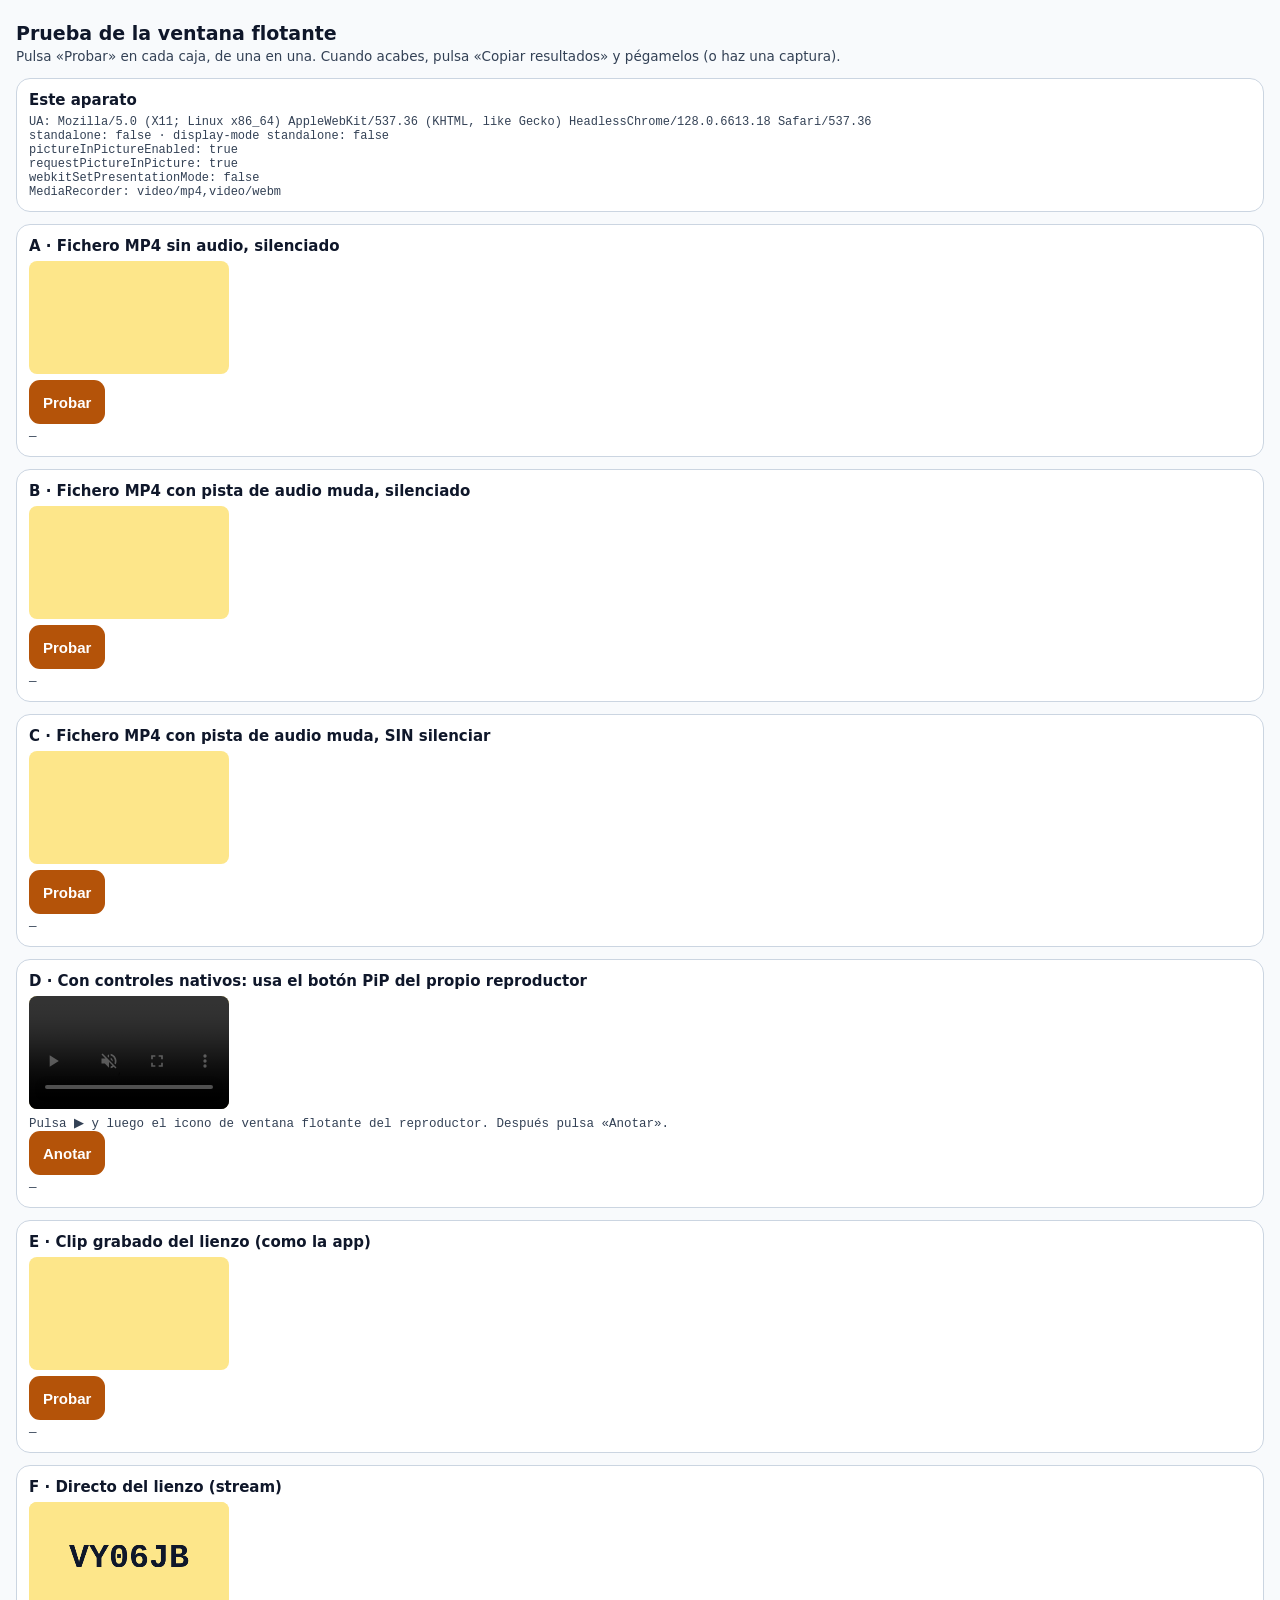
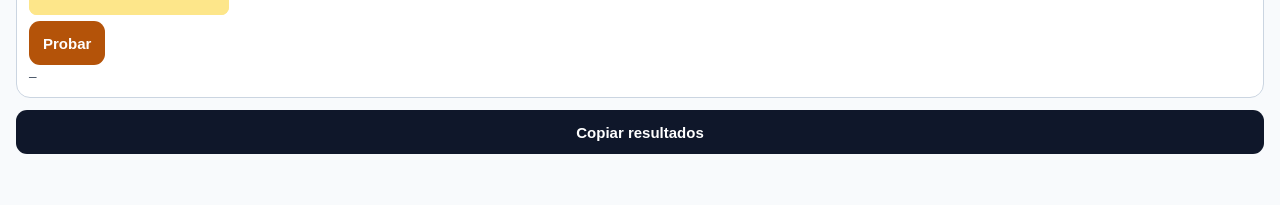
<file: pip/index.html>
<!doctype html>
<html lang="es">
<head>
<meta charset="utf-8">
<meta name="viewport" content="width=device-width,initial-scale=1,viewport-fit=cover">
<title>Prueba ventana flotante</title>
<!-- DIAGNÓSTICO de la ventana flotante (Picture-in-Picture) del post-it del
     callsign. iOS contestó NotSupportedError tanto en la PWA como en Safari,
     así que en vez de adivinar qué vídeo acepta, esta página prueba varias
     formas EN EL APARATO DEL PILOTO y dice cuál funciona. No la enlaza la app;
     se abre a mano: <origen>/pip/ -->
<style>
  body{margin:0;padding:16px 16px 40px;background:#F8FAFC;color:#0F172A;font:15px -apple-system,system-ui,sans-serif}
  h1{font-size:19px;margin:6px 0 4px}
  p.i{color:#334155;margin:0 0 14px;font-size:13.5px}
  .c{background:#fff;border:1px solid #CBD5E1;border-radius:14px;padding:12px;margin:0 0 12px}
  .t{font-weight:800;margin-bottom:6px}
  video{width:200px;height:113px;background:#FDE68A;border-radius:8px;display:block;margin:6px 0}
  button{min-height:44px;padding:0 14px;border:0;border-radius:11px;background:#B45309;color:#fff;font-weight:800;font-size:15px}
  .r{font:12.5px ui-monospace,Menlo,monospace;margin-top:6px;white-space:pre-wrap;color:#334155}
  .ok{color:#166534;font-weight:800}.ko{color:#B91C1C;font-weight:800}
  #env{font:12px ui-monospace,Menlo,monospace;white-space:pre-wrap;color:#334155}
  #copiar{background:#0F172A;width:100%}
</style>
</head>
<body>
<h1>Prueba de la ventana flotante</h1>
<p class="i">Pulsa «Probar» en cada caja, de una en una. Cuando acabes, pulsa «Copiar resultados» y pégamelos (o haz una captura).</p>
<div class="c"><div class="t">Este aparato</div><div id="env"></div></div>
<div id="casos"></div>
<button id="copiar">Copiar resultados</button>
<div class="r" id="copiado"></div>
<script>
(function(){
  var R = {};
  function sup(v){ try { return typeof v.webkitSupportsPresentationMode === 'function' ? String(v.webkitSupportsPresentationMode('picture-in-picture')) : 'n/a'; } catch(e){ return 'err'; } }
  var env = [
    'UA: ' + navigator.userAgent,
    'standalone: ' + (navigator.standalone === true) + ' · display-mode standalone: ' + (window.matchMedia && matchMedia('(display-mode: standalone)').matches),
    'pictureInPictureEnabled: ' + document.pictureInPictureEnabled,
    'requestPictureInPicture: ' + ('requestPictureInPicture' in HTMLVideoElement.prototype),
    'webkitSetPresentationMode: ' + ('webkitSetPresentationMode' in HTMLVideoElement.prototype),
    'MediaRecorder: ' + (typeof MediaRecorder !== 'undefined' ? ['video/mp4','video/webm'].filter(function(m){ try { return MediaRecorder.isTypeSupported(m); } catch(e){ return false; } }).join(',') || 'sin tipos' : 'no')
  ].join('\n');
  document.getElementById('env').textContent = env;

  // Un lienzo amarillo, como el post-it, para los casos que salen de él.
  var cv = document.createElement('canvas'); cv.width = 480; cv.height = 270;
  function pinta(){ var c = cv.getContext('2d'); c.fillStyle = '#FDE68A'; c.fillRect(0,0,480,270); c.fillStyle = '#0F172A'; c.font = '800 80px ui-monospace,monospace'; c.textAlign = 'center'; c.textBaseline = 'middle'; c.fillText('VY06JB', 240, 135 + Math.sin(Date.now()/500)); }
  pinta(); setInterval(pinta, 100);
  var stream = null; try { stream = cv.captureStream(10); } catch(e){}

  var casos = [
    { k:'A', t:'A · Fichero MP4 sin audio, silenciado', prep:function(v){ v.muted = true; v.src = 'muda.mp4'; } },
    { k:'B', t:'B · Fichero MP4 con pista de audio muda, silenciado', prep:function(v){ v.muted = true; v.src = 'audio.mp4'; } },
    { k:'C', t:'C · Fichero MP4 con pista de audio muda, SIN silenciar', prep:function(v){ v.muted = false; v.src = 'audio.mp4'; } },
    { k:'D', t:'D · Con controles nativos: usa el botón PiP del propio reproductor', controles:true, prep:function(v){ v.muted = true; v.src = 'audio.mp4'; v.controls = true; } },
    { k:'E', t:'E · Clip grabado del lienzo (como la app)', clip:true, prep:function(v){ v.muted = true; } },
    { k:'F', t:'F · Directo del lienzo (stream)', prep:function(v){ v.muted = true; if (stream) v.srcObject = stream; } }
  ];
  var cont = document.getElementById('casos');
  casos.forEach(function(cs){
    var d = document.createElement('div'); d.className = 'c';
    d.innerHTML = '<div class="t">' + cs.t + '</div><video playsinline webkit-playsinline loop autoplay></video>' +
      (cs.controles ? '<div class="r">Pulsa ▶ y luego el icono de ventana flotante del reproductor. Después pulsa «Anotar».</div>' : '') +
      '<button>' + (cs.controles ? 'Anotar' : 'Probar') + '</button><div class="r">—</div>';
    cont.appendChild(d);
    var v = d.querySelector('video'), b = d.querySelector('button'), out = d.querySelectorAll('.r'); out = out[out.length - 1];
    v.addEventListener('enterpictureinpicture', function(){ R[cs.k] = 'OK (entró en flotante)'; out.innerHTML = '<span class="ok">✓ FUNCIONA</span>'; });
    v.addEventListener('webkitpresentationmodechanged', function(){ if (v.webkitPresentationMode === 'picture-in-picture') { R[cs.k] = 'OK (presentationmode)'; out.innerHTML = '<span class="ok">✓ FUNCIONA</span>'; } });
    cs.prep(v);
    if (cs.clip && stream && typeof MediaRecorder !== 'undefined') {
      var mime = ['video/mp4','video/webm'].filter(function(m){ try { return MediaRecorder.isTypeSupported(m); } catch(e){ return false; } })[0];
      if (mime) { var tr = [], rec = new MediaRecorder(stream, { mimeType: mime });
        rec.ondataavailable = function(e){ if (e.data && e.data.size) tr.push(e.data); };
        rec.onstop = function(){ v.src = URL.createObjectURL(new Blob(tr, { type: mime })); v.play().catch(function(){}); };
        rec.start(); setTimeout(function(){ rec.stop(); }, 1500); }
    }
    var p = v.play(); if (p && p.catch) p.catch(function(){});
    function estado(){ return 'readyState ' + v.readyState + ' · paused ' + v.paused + ' · muted ' + v.muted + ' · soporta ' + sup(v) + ' · duración ' + (isFinite(v.duration) ? v.duration.toFixed(1) : v.duration); }
    b.addEventListener('click', function(){
      if (cs.controles) { R[cs.k] = R[cs.k] || 'no entró (' + estado() + ')'; out.textContent = R[cs.k]; return; }
      var info = estado();
      try { if (v.paused) v.play(); } catch(e){}
      var pr;
      try {
        if (v.requestPictureInPicture) pr = v.requestPictureInPicture();
        else if (v.webkitSetPresentationMode) { v.webkitSetPresentationMode('picture-in-picture'); pr = Promise.resolve(); }
        else pr = Promise.reject({ name: 'SinAPI', message: '' });
      } catch(e){ pr = Promise.reject(e); }
      Promise.resolve(pr).then(function(){ R[cs.k] = R[cs.k] || 'OK'; out.innerHTML = '<span class="ok">✓ FUNCIONA</span>'; })
        .catch(function(e){ R[cs.k] = 'FALLO ' + (e && e.name) + ': ' + (e && e.message) + ' · ' + info; out.innerHTML = '<span class="ko">✗ ' + (e && e.name) + '</span>\n' + (e && e.message || '') + '\n' + info; });
    });
  });
  document.getElementById('copiar').addEventListener('click', function(){
    var txt = env + '\n' + casos.map(function(c){ return c.k + ': ' + (R[c.k] || 'sin probar'); }).join('\n');
    document.getElementById('copiado').textContent = txt;
    try { navigator.clipboard.writeText(txt).then(function(){ document.getElementById('copiado').textContent = '✓ Copiado\n\n' + txt; }); } catch(e){}
  });
})();
</script>
</body>
</html>
</file>
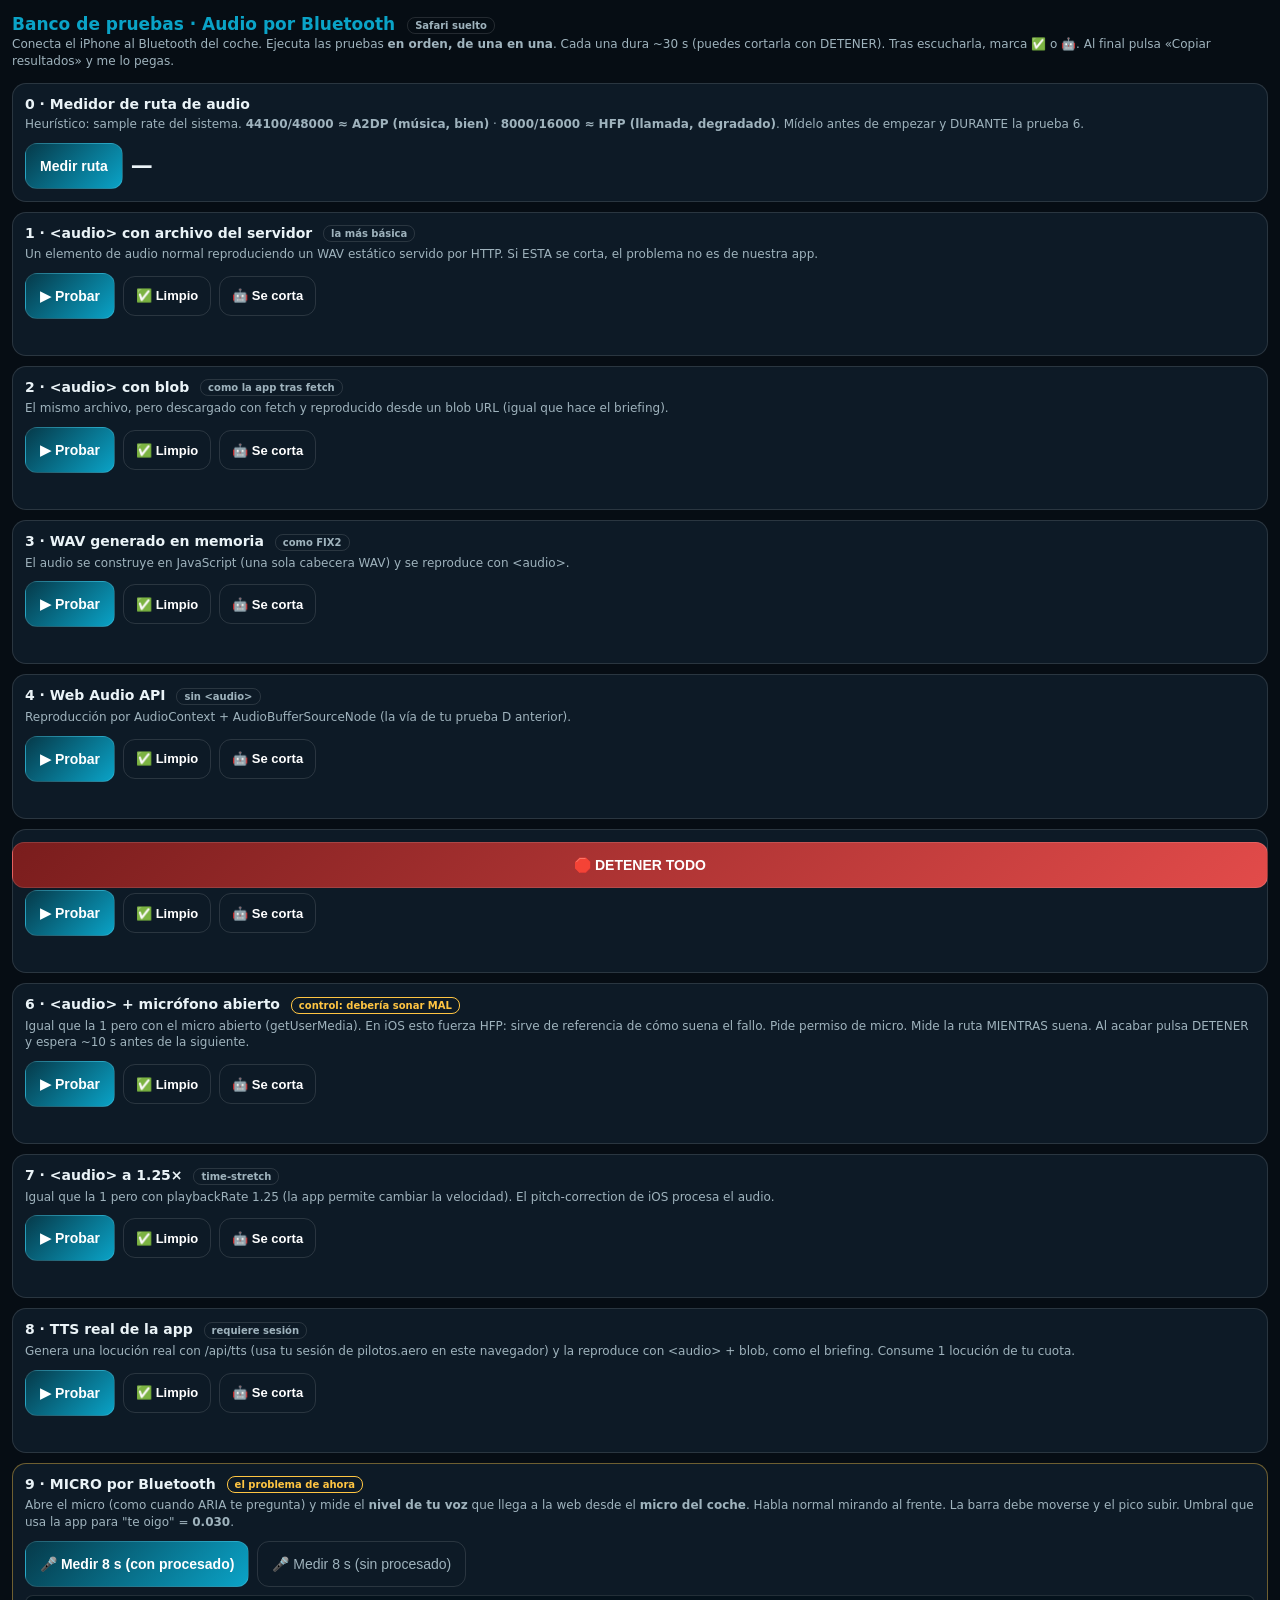
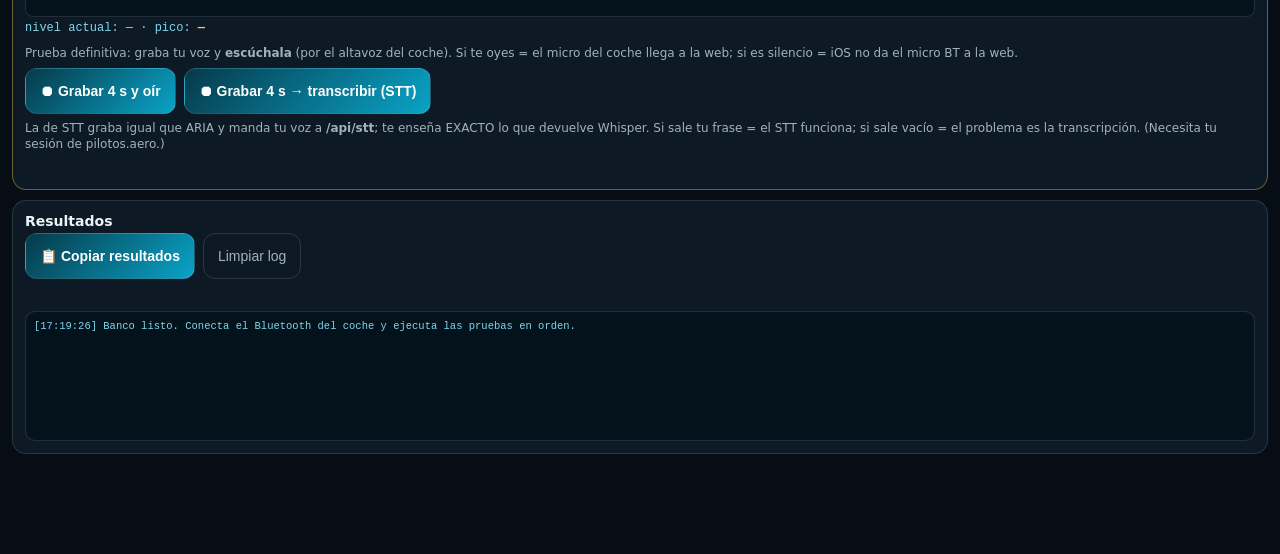
<file: audiotest.html>
<!DOCTYPE html>
<html lang="es">
<head>
<meta charset="utf-8">
<meta name="viewport" content="width=device-width, initial-scale=1, maximum-scale=1">
<title>PilotOS · Banco de pruebas de audio Bluetooth</title>
<style>
  :root{ --bg:#060d14; --card:#0d1a26; --line:rgba(255,255,255,.12); --cyan:#0aa3c7; --dim:#9fb3bd; --ok:#3ddc84; --bad:#ff6b6b; --amber:#ffc542; }
  *{ box-sizing:border-box; -webkit-tap-highlight-color:transparent; }
  body{ margin:0; background:var(--bg); color:#eaf3f7; font-family:-apple-system,system-ui,sans-serif; padding:14px 12px 90px; }
  h1{ font-size:17px; margin:0 0 2px; color:var(--cyan); }
  .sub{ font-size:12px; color:var(--dim); margin-bottom:12px; line-height:1.45; }
  .card{ background:var(--card); border:1px solid var(--line); border-radius:14px; padding:12px; margin-bottom:10px; }
  .card h2{ font-size:14px; margin:0 0 4px; }
  .card p{ font-size:12px; color:var(--dim); margin:0 0 10px; line-height:1.4; }
  .row{ display:flex; gap:8px; align-items:center; flex-wrap:wrap; }
  button{ appearance:none; border:1px solid var(--line); background:linear-gradient(135deg,#063a4a,#0aa3c7); color:#fff; border-radius:12px; padding:12px 14px; font-size:14px; font-weight:600; min-height:46px; }
  button:disabled{ opacity:.45; }
  button.sec{ background:transparent; color:var(--dim); font-weight:500; }
  button.res{ background:transparent; min-height:40px; padding:8px 12px; font-size:13px; }
  button.res.on-ok{ background:rgba(61,220,132,.18); color:var(--ok); border-color:var(--ok); }
  button.res.on-bad{ background:rgba(255,107,107,.18); color:var(--bad); border-color:var(--bad); }
  .st{ font-size:12px; color:var(--amber); min-height:16px; margin-top:8px; }
  #stopall{ position:fixed; left:12px; right:12px; bottom:12px; background:linear-gradient(135deg,#7a1d1d,#e24b4a); z-index:5; }
  #route{ font-size:22px; font-weight:700; }
  #log{ font-family:ui-monospace,Menlo,monospace; font-size:10.5px; color:#7fd7ea; background:#04121c; border:1px solid var(--line); border-radius:10px; padding:8px; height:130px; overflow:auto; white-space:pre-wrap; word-break:break-word; }
  .tag{ display:inline-block; font-size:10px; padding:2px 7px; border-radius:8px; border:1px solid var(--line); color:var(--dim); margin-left:6px; vertical-align:middle; }
  .tag.warn{ color:var(--amber); border-color:var(--amber); }
</style>
</head>
<body>
<h1>Banco de pruebas · Audio por Bluetooth <span id="envtag" class="tag" style="display:none"></span></h1>
<div class="sub">
  Conecta el iPhone al Bluetooth del coche. Ejecuta las pruebas <b>en orden, de una en una</b>.
  Cada una dura ~30&nbsp;s (puedes cortarla con DETENER). Tras escucharla, marca ✅ o 🤖.
  Al final pulsa «Copiar resultados» y me lo pegas.
</div>

<div class="card">
  <h2>0 · Medidor de ruta de audio</h2>
  <p>Heurístico: sample rate del sistema. <b>44100/48000 ≈ A2DP (música, bien)</b> · <b>8000/16000 ≈ HFP (llamada, degradado)</b>. Mídelo antes de empezar y DURANTE la prueba 6.</p>
  <div class="row"><button id="btn-route">Medir ruta</button><span id="route">—</span></div>
</div>

<div class="card" id="t1">
  <h2>1 · &lt;audio&gt; con archivo del servidor <span class="tag">la más básica</span></h2>
  <p>Un elemento de audio normal reproduciendo un WAV estático servido por HTTP. Si ESTA se corta, el problema no es de nuestra app.</p>
  <div class="row"><button data-t="1">▶ Probar</button><button class="res" data-r="1" data-v="ok">✅ Limpio</button><button class="res" data-r="1" data-v="bad">🤖 Se corta</button></div>
  <div class="st" id="st1"></div>
</div>

<div class="card" id="t2">
  <h2>2 · &lt;audio&gt; con blob <span class="tag">como la app tras fetch</span></h2>
  <p>El mismo archivo, pero descargado con fetch y reproducido desde un blob URL (igual que hace el briefing).</p>
  <div class="row"><button data-t="2">▶ Probar</button><button class="res" data-r="2" data-v="ok">✅ Limpio</button><button class="res" data-r="2" data-v="bad">🤖 Se corta</button></div>
  <div class="st" id="st2"></div>
</div>

<div class="card" id="t3">
  <h2>3 · WAV generado en memoria <span class="tag">como FIX2</span></h2>
  <p>El audio se construye en JavaScript (una sola cabecera WAV) y se reproduce con &lt;audio&gt;.</p>
  <div class="row"><button data-t="3">▶ Probar</button><button class="res" data-r="3" data-v="ok">✅ Limpio</button><button class="res" data-r="3" data-v="bad">🤖 Se corta</button></div>
  <div class="st" id="st3"></div>
</div>

<div class="card" id="t4">
  <h2>4 · Web Audio API <span class="tag">sin &lt;audio&gt;</span></h2>
  <p>Reproducción por AudioContext + AudioBufferSourceNode (la vía de tu prueba D anterior).</p>
  <div class="row"><button data-t="4">▶ Probar</button><button class="res" data-r="4" data-v="ok">✅ Limpio</button><button class="res" data-r="4" data-v="bad">🤖 Se corta</button></div>
  <div class="st" id="st4"></div>
</div>

<div class="card" id="t5">
  <h2>5 · &lt;audio&gt; + AudioContext abierto <span class="tag warn">sospechoso nº1</span></h2>
  <p>Igual que la prueba 1, pero con un AudioContext abierto y corriendo en paralelo (como hacía la app con el beep/unlock). Si la 1 va limpia y ESTA se corta, ya sabemos qué mata el audio.</p>
  <div class="row"><button data-t="5">▶ Probar</button><button class="res" data-r="5" data-v="ok">✅ Limpio</button><button class="res" data-r="5" data-v="bad">🤖 Se corta</button></div>
  <div class="st" id="st5"></div>
</div>

<div class="card" id="t6">
  <h2>6 · &lt;audio&gt; + micrófono abierto <span class="tag warn">control: debería sonar MAL</span></h2>
  <p>Igual que la 1 pero con el micro abierto (getUserMedia). En iOS esto fuerza HFP: sirve de referencia de cómo suena el fallo. Pide permiso de micro. Mide la ruta MIENTRAS suena. Al acabar pulsa DETENER y espera ~10&nbsp;s antes de la siguiente.</p>
  <div class="row"><button data-t="6">▶ Probar</button><button class="res" data-r="6" data-v="ok">✅ Limpio</button><button class="res" data-r="6" data-v="bad">🤖 Se corta</button></div>
  <div class="st" id="st6"></div>
</div>

<div class="card" id="t7">
  <h2>7 · &lt;audio&gt; a 1.25× <span class="tag">time-stretch</span></h2>
  <p>Igual que la 1 pero con playbackRate 1.25 (la app permite cambiar la velocidad). El pitch-correction de iOS procesa el audio.</p>
  <div class="row"><button data-t="7">▶ Probar</button><button class="res" data-r="7" data-v="ok">✅ Limpio</button><button class="res" data-r="7" data-v="bad">🤖 Se corta</button></div>
  <div class="st" id="st7"></div>
</div>

<div class="card" id="t8">
  <h2>8 · TTS real de la app <span class="tag">requiere sesión</span></h2>
  <p>Genera una locución real con /api/tts (usa tu sesión de pilotos.aero en este navegador) y la reproduce con &lt;audio&gt; + blob, como el briefing. Consume 1 locución de tu cuota.</p>
  <div class="row"><button data-t="8">▶ Probar</button><button class="res" data-r="8" data-v="ok">✅ Limpio</button><button class="res" data-r="8" data-v="bad">🤖 Se corta</button></div>
  <div class="st" id="st8"></div>
</div>

<div class="card" id="t9" style="border-color:rgba(255,197,66,.4)">
  <h2>9 · MICRO por Bluetooth <span class="tag warn">el problema de ahora</span></h2>
  <p>Abre el micro (como cuando ARIA te pregunta) y mide el <b>nivel de tu voz</b> que llega a la web desde el <b>micro del coche</b>. Habla normal mirando al frente. La barra debe moverse y el pico subir. Umbral que usa la app para "te oigo" = <b>0.030</b>.</p>
  <div class="row" style="margin-bottom:8px">
    <button id="mic-proc">🎤 Medir 8 s (con procesado)</button>
    <button id="mic-raw" class="sec" style="border:1px solid var(--line)">🎤 Medir 8 s (sin procesado)</button>
  </div>
  <div style="height:22px;background:#04121c;border:1px solid var(--line);border-radius:8px;overflow:hidden;margin-bottom:4px"><div id="mic-bar" style="height:100%;width:0;background:linear-gradient(90deg,#0aa3c7,#3ddc84);transition:width .05s"></div></div>
  <div style="font-family:ui-monospace,monospace;font-size:12px;color:#7fd7ea;margin-bottom:10px">nivel actual: <span id="mic-now">—</span> · pico: <span id="mic-peak" style="color:#ffc542;font-weight:700">—</span></div>
  <p style="margin-bottom:6px">Prueba definitiva: graba tu voz y <b>escúchala</b> (por el altavoz del coche). Si te oyes = el micro del coche llega a la web; si es silencio = iOS no da el micro BT a la web.</p>
  <div class="row" style="margin-bottom:6px"><button id="mic-rec">⏺ Grabar 4 s y oír</button><button id="mic-stt">⏺ Grabar 4 s → transcribir (STT)</button></div>
  <p style="margin:0">La de STT graba igual que ARIA y manda tu voz a <b>/api/stt</b>; te enseña EXACTO lo que devuelve Whisper. Si sale tu frase = el STT funciona; si sale vacío = el problema es la transcripción. (Necesita tu sesión de pilotos.aero.)</p>
  <div class="st" id="st9"></div>
</div>

<div class="card">
  <h2>Resultados</h2>
  <div class="row"><button id="btn-copy">📋 Copiar resultados</button><button class="sec" id="btn-clearlog">Limpiar log</button></div>
  <div class="st" id="stcopy"></div>
  <div id="log" style="margin-top:8px"></div>
</div>

<button id="stopall">🛑 DETENER TODO</button>

<script>
(function(){
  'use strict';
  var BACKEND='https://api.pilotos.aero';
  var FILE='audiotest_tone.wav';
  var player=null, testAC=null, absn=null, micStream=null, curUrl=null, running=0;
  var results={};
  var NAMES={1:'<audio> archivo servidor',2:'<audio> blob',3:'WAV en memoria',4:'Web Audio API',5:'<audio> + AudioContext abierto',6:'<audio> + micro abierto',7:'<audio> a 1.25x',8:'TTS real de la app'};

  function $(s){ return document.querySelector(s); }
  function log(m){ var el=$('#log'); var t=new Date(); var hh=('0'+t.getHours()).slice(-2)+':'+('0'+t.getMinutes()).slice(-2)+':'+('0'+t.getSeconds()).slice(-2); el.textContent+='['+hh+'] '+m+'\n'; el.scrollTop=el.scrollHeight; }
  function st(n,m){ var el=$('#st'+n); if(el)el.textContent=m||''; }
  function clearSts(){ for(var i=1;i<=8;i++)st(i,''); }

  function stopAll(){
    running++;
    try{ if(player){ player.pause(); player.onended=null; player.onerror=null; player.removeAttribute('src'); player.load(); } }catch(e){}
    try{ if(absn){ absn.stop(); } }catch(e){} absn=null;
    try{ if(testAC && testAC.state!=='closed') testAC.close(); }catch(e){} testAC=null;
    try{ if(micStream){ micStream.getTracks().forEach(function(t){ t.stop(); }); } }catch(e){} micStream=null;
    try{ if(curUrl){ URL.revokeObjectURL(curUrl); } }catch(e){} curUrl=null;
    clearSts();
  }
  $('#stopall').addEventListener('click', function(){ stopAll(); log('DETENIDO todo (audio, contextos, micro).'); });

  // ── Medidor de ruta ──
  $('#btn-route').addEventListener('click', function(){
    var out=$('#route');
    try{
      var ac=new (window.AudioContext||window.webkitAudioContext)();
      var sr=ac.sampleRate;
      try{ ac.close(); }catch(e){}
      var verdict = sr>=44100 ? 'A2DP ✓' : (sr<=16000 ? 'HFP ⚠' : '?');
      out.textContent=sr+' Hz · '+verdict;
      out.style.color = sr>=44100 ? '#3ddc84' : '#ff6b6b';
      log('Ruta: sampleRate='+sr+' Hz → '+verdict);
    }catch(e){ out.textContent='error'; log('Ruta: error '+e.message); }
  });

  // ── Generador de señal tipo voz (idéntico al del WAV del servidor) ──
  function genSamples(sr,secs){
    var N=sr*secs, s=new Float32Array(N);
    for(var i=0;i<N;i++){
      var t=i/sr, phrase=t%3.2;
      if(phrase>2.6){ s[i]=0; continue; }
      var syll=0.55+0.45*Math.sin(2*Math.PI*4*t);
      var f0=165+25*Math.sin(2*Math.PI*0.35*t)+6*Math.sin(2*Math.PI*5.5*t);
      var ph=2*Math.PI*f0*t;
      var v=Math.sin(ph)*0.55+Math.sin(2*ph)*0.28+Math.sin(3*ph)*0.14+Math.sin(4*ph)*0.07;
      var edge=Math.min(1,phrase/0.08,(2.6-phrase)/0.08);
      s[i]=v*syll*edge*0.5;
    }
    return s;
  }
  function wavBlob(samples,sr){
    var N=samples.length, ab=new ArrayBuffer(44+N*2), dv=new DataView(ab);
    function ws(o,x){ for(var i=0;i<x.length;i++)dv.setUint8(o+i,x.charCodeAt(i)); }
    ws(0,'RIFF'); dv.setUint32(4,36+N*2,true); ws(8,'WAVE'); ws(12,'fmt ');
    dv.setUint32(16,16,true); dv.setUint16(20,1,true); dv.setUint16(22,1,true);
    dv.setUint32(24,sr,true); dv.setUint32(28,sr*2,true); dv.setUint16(32,2,true); dv.setUint16(34,16,true);
    ws(36,'data'); dv.setUint32(40,N*2,true);
    for(var i=0,off=44;i<N;i++,off+=2){ var x=Math.max(-1,Math.min(1,samples[i])); dv.setInt16(off,x<0?x*0x8000:x*0x7FFF,true); }
    return new Blob([ab],{type:'audio/wav'});
  }

  function playUrl(n,url,rate,tick){
    var my=running;
    if(!player)player=new Audio();
    player.preload='auto';
    try{ player.preservesPitch=true; player.webkitPreservesPitch=true; }catch(e){}
    player.playbackRate=rate||1;
    player.src=url;
    player.onended=function(){ if(my!==running)return; st(n,'✔ Terminada. Marca ✅ o 🤖.'); log('T'+n+': fin de reproducción.'); if(tick)tick('end'); };
    player.onerror=function(){ if(my!==running)return; st(n,'✕ Error de reproducción.'); log('T'+n+': ERROR del elemento audio.'); };
    ['waiting','stalled'].forEach(function(ev){ player['on'+ev]=function(){ if(my===running)log('T'+n+': evento '+ev); }; });
    var p=player.play();
    if(p&&p.catch)p.catch(function(e){ if(my===running){ st(n,'✕ play() bloqueado: '+e.name); log('T'+n+': play() rechazado '+e.name); } });
    st(n,'♪ Reproduciendo… (30 s)');
    log('T'+n+' ('+NAMES[n]+'): reproduciendo'+(rate&&rate!==1?' a '+rate+'×':'')+'.');
  }

  async function runTest(n){
    stopAll();
    var my=running;
    try{
      if(n===1){ playUrl(1,FILE+'?v=1'); }
      else if(n===2){
        st(2,'Descargando…');
        var r=await fetch(FILE+'?v=1',{cache:'no-store'}); if(!r.ok)throw new Error('HTTP '+r.status);
        var b=await r.blob(); if(my!==running)return;
        curUrl=URL.createObjectURL(b); playUrl(2,curUrl);
      }
      else if(n===3){
        st(3,'Generando WAV en memoria…');
        var blob3=wavBlob(genSamples(24000,30),24000); if(my!==running)return;
        curUrl=URL.createObjectURL(blob3); playUrl(3,curUrl);
      }
      else if(n===4){
        testAC=new (window.AudioContext||window.webkitAudioContext)();
        if(testAC.state==='suspended')await testAC.resume();
        var sm=genSamples(24000,30);
        var buf=testAC.createBuffer(1,sm.length,24000); buf.copyToChannel(sm,0);
        absn=testAC.createBufferSource(); absn.buffer=buf; absn.connect(testAC.destination);
        absn.onended=function(){ if(my===running){ st(4,'✔ Terminada. Marca ✅ o 🤖.'); log('T4: fin.'); try{ if(testAC&&testAC.state!=='closed')testAC.close(); }catch(e){} testAC=null; } };
        absn.start();
        st(4,'♪ Reproduciendo por Web Audio… (30 s)');
        log('T4 (Web Audio): reproduciendo. AC sampleRate='+testAC.sampleRate+' Hz.');
      }
      else if(n===5){
        testAC=new (window.AudioContext||window.webkitAudioContext)();
        if(testAC.state==='suspended')await testAC.resume();
        // nodo mudo para mantener el contexto "running" de verdad
        var g=testAC.createGain(); g.gain.value=0;
        var osc=testAC.createOscillator(); osc.connect(g); g.connect(testAC.destination); osc.start();
        log('T5: AudioContext abierto y corriendo (sampleRate='+testAC.sampleRate+' Hz). Ahora suena el <audio>…');
        playUrl(5,FILE+'?v=1');
      }
      else if(n===6){
        st(6,'Pidiendo micrófono…');
        micStream=await navigator.mediaDevices.getUserMedia({audio:true});
        if(my!==running){ micStream.getTracks().forEach(function(t){t.stop();}); micStream=null; return; }
        log('T6: micro ABIERTO. Suena el <audio> con el micro abierto (esto debería sonar mal por BT).');
        playUrl(6,FILE+'?v=1',1,function(ev){ if(ev==='end'){ try{ micStream&&micStream.getTracks().forEach(function(t){t.stop();}); }catch(e){} micStream=null; log('T6: micro liberado al terminar.'); } });
      }
      else if(n===7){ playUrl(7,FILE+'?v=1',1.25); }
      else if(n===8){
        var tk=''; try{ tk=localStorage.getItem('cafi_auth_token')||''; }catch(e){}
        if(!tk){ st(8,'✕ Sin sesión. Abre pilotos.aero en esta misma pestaña, inicia sesión y vuelve.'); log('T8: sin token en localStorage.'); return; }
        st(8,'Generando locución TTS…');
        var rr=await fetch(BACKEND+'/api/tts',{method:'POST',headers:{'Content-Type':'application/json','Authorization':'Bearer '+tk},
          body:JSON.stringify({text:'Prueba de audio del briefing de PilotOS. Uno, dos, tres, cuatro, cinco, seis, siete, ocho, nueve, diez. Si esta locución se oye limpia y sin cortes por el Bluetooth del coche, la ruta de audio funciona correctamente. Fin de la prueba.',voice:'nova',lang:'es'})});
        if(rr.status===429){ var j=await rr.json().catch(function(){return{};}); throw new Error(j.message||'límite de plan'); }
        if(!rr.ok)throw new Error('HTTP '+rr.status);
        var b8=await rr.blob(); if(my!==running)return;
        curUrl=URL.createObjectURL(b8); playUrl(8,curUrl);
      }
    }catch(e){
      st(n,'✕ '+(e&&e.message||e)); log('T'+n+': ERROR '+(e&&e.message||e));
    }
  }

  document.querySelectorAll('button[data-t]').forEach(function(b){ b.addEventListener('click',function(){ runTest(parseInt(b.getAttribute('data-t'),10)); }); });

  // ── Resultados ──
  document.querySelectorAll('button.res').forEach(function(b){
    b.addEventListener('click',function(){
      var n=b.getAttribute('data-r'), v=b.getAttribute('data-v');
      results[n]=v;
      document.querySelectorAll('button.res[data-r="'+n+'"]').forEach(function(x){ x.classList.remove('on-ok','on-bad'); });
      b.classList.add(v==='ok'?'on-ok':'on-bad');
    });
  });
  // ── Entorno: ¿dentro de la app o página suelta? ──
  var IN_APP=/\bin=app\b/.test(location.search);
  var STANDALONE=false; try{ STANDALONE=(navigator.standalone===true)||(window.matchMedia&&window.matchMedia('(display-mode: standalone)').matches); }catch(e){}
  var ENV=IN_APP?'DENTRO DE LA APP':(STANDALONE?'PWA suelta':'Safari suelto');
  (function(){ var t=$('#envtag'); if(t){ t.textContent=ENV; t.style.display='inline-block'; if(IN_APP)t.classList.add('warn'); } })();

  $('#btn-copy').addEventListener('click',function(){
    var lines=['Resultados audiotest · '+ENV+' ('+new Date().toISOString().slice(0,16)+'):'];
    for(var i=1;i<=8;i++){ var v=results[i]; lines.push('T'+i+' '+NAMES[i]+': '+(v==='ok'?'LIMPIO ✅':v==='bad'?'SE CORTA 🤖':'(sin marcar)')); }
    if(micPeakProc!=null)lines.push('T9 micro (con procesado): pico RMS='+micPeakProc.toFixed(3)+(micPeakProc>0.03?' (app te oiría)':micPeakProc>0.012?' (bajo)':' (casi nada)'));
    if(micPeakRaw!=null)lines.push('T9 micro (sin procesado): pico RMS='+micPeakRaw.toFixed(3));
    var routeTxt=$('#route').textContent; if(routeTxt&&routeTxt!=='—')lines.push('Ruta medida: '+routeTxt);
    var txt=lines.join('\n');
    function done(){ $('#stcopy').textContent='✓ Copiado. Pégamelo en el chat.'; }
    if(navigator.clipboard&&navigator.clipboard.writeText){ navigator.clipboard.writeText(txt).then(done,function(){ fallback(); }); } else fallback();
    function fallback(){ var ta=document.createElement('textarea'); ta.value=txt; document.body.appendChild(ta); ta.select(); try{ document.execCommand('copy'); done(); }catch(e){ $('#stcopy').textContent='Cópialo del log ↓'; log('\n'+txt); } ta.remove(); }
  });
  $('#btn-clearlog').addEventListener('click',function(){ $('#log').textContent=''; });

  // ── Test 9: nivel de micro por Bluetooth ──
  var mtStream=null, mtAC=null, mtRAF=0, mtRec=null, mtRunId=0, micPeakProc=null, micPeakRaw=null;
  function mtStop(){
    mtRunId++;
    try{ if(mtRAF)cancelAnimationFrame(mtRAF); }catch(e){} mtRAF=0;
    try{ if(mtRec&&mtRec.state!=='inactive')mtRec.stop(); }catch(e){} mtRec=null;
    try{ if(mtAC&&mtAC.state!=='closed')mtAC.close(); }catch(e){} mtAC=null;
    try{ if(mtStream)mtStream.getTracks().forEach(function(t){t.stop();}); }catch(e){} mtStream=null;
    var bar=$('#mic-bar'); if(bar)bar.style.width='0';
  }
  async function micMeasure(proc){
    stopAll(); mtStop();
    var my=++mtRunId;
    var label=proc?'con procesado':'SIN procesado';
    st(9,'Pidiendo micrófono…');
    try{
      var cons=proc?{audio:{echoCancellation:true,noiseSuppression:true,autoGainControl:true}}:{audio:{echoCancellation:false,noiseSuppression:false,autoGainControl:false}};
      mtStream=await navigator.mediaDevices.getUserMedia(cons);
      if(my!==mtRunId){ mtStop(); return; }
      var tr=mtStream.getAudioTracks()[0];
      var sr='?'; try{ sr=(tr.getSettings&&tr.getSettings().sampleRate)||'?'; }catch(e){}
      log('T9 ('+label+'): micro abierto. track="'+(tr&&tr.label||'?')+'" sampleRate='+sr);
      mtAC=new (window.AudioContext||window.webkitAudioContext)();
      if(mtAC.state==='suspended')await mtAC.resume();
      var src=mtAC.createMediaStreamSource(mtStream);
      var an=mtAC.createAnalyser(); an.fftSize=512; src.connect(an);
      var buf=new Uint8Array(an.fftSize);
      var peak=0, t0=Date.now();
      st(9,'● Habla ahora… ('+label+', 8 s)');
      (function loop(){
        if(my!==mtRunId)return;
        an.getByteTimeDomainData(buf);
        var sum=0; for(var i=0;i<buf.length;i++){ var v=(buf[i]-128)/128; sum+=v*v; }
        var rms=Math.sqrt(sum/buf.length);
        if(rms>peak)peak=rms;
        var bar=$('#mic-bar'); if(bar)bar.style.width=Math.min(100,rms/0.10*100)+'%';
        var now=$('#mic-now'); if(now)now.textContent=rms.toFixed(3);
        var pk=$('#mic-peak'); if(pk)pk.textContent=peak.toFixed(3)+(peak>0.03?' ✅ supera 0.030':(peak>0.012?' ⚠ bajo':' 🤖 casi nada'));
        if(Date.now()-t0<8000){ mtRAF=requestAnimationFrame(loop); }
        else{
          if(proc)micPeakProc=peak; else micPeakRaw=peak;
          var verdict=peak>0.03?'La app TE OIRÍA (pico supera 0.030).':peak>0.012?'Pico BAJO: la app no te oye pero SÍ llega señal → bajar umbral lo arreglaría.':'Casi NADA de señal: iOS probablemente no pasa el micro del coche a la web.';
          st(9,'Pico '+label+' = '+peak.toFixed(3)+'. '+verdict);
          log('T9 ('+label+'): PICO='+peak.toFixed(3)+' → '+verdict);
          mtStop();
        }
      })();
    }catch(e){ st(9,'✕ '+(e&&e.name||e&&e.message||e)); log('T9: ERROR '+(e&&e.name||e&&e.message||e)); mtStop(); }
  }
  async function micRecPlay(){
    stopAll(); mtStop();
    var my=++mtRunId;
    st(9,'Pidiendo micrófono…');
    try{
      mtStream=await navigator.mediaDevices.getUserMedia({audio:{echoCancellation:true,noiseSuppression:true,autoGainControl:true}});
      if(my!==mtRunId){ mtStop(); return; }
      var chunks=[]; var mr=new MediaRecorder(mtStream); mtRec=mr;
      mr.ondataavailable=function(e){ if(e.data&&e.data.size)chunks.push(e.data); };
      mr.onstop=function(){
        try{ if(mtStream)mtStream.getTracks().forEach(function(t){t.stop();}); }catch(e){} mtStream=null;
        if(!chunks.length){ st(9,'🤖 Grabación VACÍA → el micro del coche no llegó a la web.'); log('T9 rec: 0 bytes.'); return; }
        var blob=new Blob(chunks,{type:mr.mimeType||'audio/webm'});
        log('T9 rec: '+Math.round(blob.size/1024)+' KB grabados. Reproduciendo…');
        if(curUrl){ try{URL.revokeObjectURL(curUrl);}catch(e){} } curUrl=URL.createObjectURL(blob);
        if(!player)player=new Audio(); player.src=curUrl; player.playbackRate=1;
        player.onended=function(){ st(9,'¿Te has oído? SÍ = micro del coche OK · NO/silencio = iOS no da el micro BT a la web.'); };
        player.play();
        st(9,'▶ Reproduciendo tu grabación…');
      };
      mr.start();
      st(9,'⏺ Grabando 4 s… habla ahora.');
      log('T9 rec: grabando 4 s.');
      setTimeout(function(){ try{ if(mr.state!=='inactive')mr.stop(); }catch(e){} }, 4000);
    }catch(e){ st(9,'✕ '+(e&&e.name||e&&e.message||e)); log('T9 rec: ERROR '+(e&&e.name||e&&e.message||e)); mtStop(); }
  }
  async function micRecStt(){
    stopAll(); mtStop();
    var tk=''; try{ tk=localStorage.getItem('cafi_auth_token')||''; }catch(e){}
    if(!tk){ st(9,'✕ Sin sesión. Abre pilotos.aero en esta pestaña, inicia sesión y vuelve.'); log('T9 STT: sin token.'); return; }
    var my=++mtRunId;
    st(9,'Pidiendo micrófono…');
    try{
      mtStream=await navigator.mediaDevices.getUserMedia({audio:{echoCancellation:true,noiseSuppression:true,autoGainControl:true}});
      if(my!==mtRunId){ mtStop(); return; }
      var chunks=[]; var mr=new MediaRecorder(mtStream); mtRec=mr;   // sin opciones = igual que ARIA
      mr.ondataavailable=function(e){ if(e.data&&e.data.size)chunks.push(e.data); };
      mr.onstop=async function(){
        try{ if(mtStream)mtStream.getTracks().forEach(function(t){t.stop();}); }catch(e){} mtStream=null;
        if(!chunks.length){ st(9,'🤖 Grabación VACÍA (0 bytes). El micro no llegó.'); log('T9 STT: 0 bytes.'); return; }
        var blob=new Blob(chunks,{type:mr.mimeType||'audio/webm'});
        st(9,'Enviando a /api/stt… ('+Math.round(blob.size/1024)+' KB, '+blob.type+')');
        log('T9 STT: enviando '+Math.round(blob.size/1024)+' KB, mime='+blob.type);
        var rd=new FileReader();
        rd.onloadend=async function(){
          var b64=String(rd.result).split(',')[1]||'';
          try{
            var t0=Date.now();
            var rs=await fetch(BACKEND+'/api/stt',{method:'POST',headers:{'Content-Type':'application/json','Authorization':'Bearer '+tk},body:JSON.stringify({audio_base64:b64,mime:blob.type})});
            var dt=Date.now()-t0;
            var sj=await rs.json().catch(function(){return{};});
            if(!rs.ok){ st(9,'✕ STT HTTP '+rs.status+': '+(sj.message||sj.error||'')); log('T9 STT: HTTP '+rs.status+' '+(sj.error||'')); return; }
            var said=(sj.text||'').trim();
            if(said){ st(9,'✅ STT OK ('+dt+'ms): «'+said+'»'); log('T9 STT: OK → «'+said+'»'); }
            else{ st(9,'🤖 STT devolvió VACÍO ('+dt+'ms). Audio llega pero Whisper no transcribe → problema de formato/STT.'); log('T9 STT: text vacío. Audio '+Math.round(blob.size/1024)+'KB '+blob.type); }
          }catch(e){ st(9,'✕ Error red STT: '+(e&&e.message||e)); log('T9 STT: error '+(e&&e.message||e)); }
        };
        rd.readAsDataURL(blob);
      };
      mr.start();
      st(9,'⏺ Grabando 4 s… habla ahora (di una frase clara).');
      log('T9 STT: grabando 4 s. mimeType='+(mr.mimeType||'?'));
      setTimeout(function(){ try{ if(mr.state!=='inactive')mr.stop(); }catch(e){} }, 4000);
    }catch(e){ st(9,'✕ '+(e&&e.name||e&&e.message||e)); log('T9 STT: ERROR '+(e&&e.name||e&&e.message||e)); mtStop(); }
  }
  $('#mic-proc').addEventListener('click',function(){ micMeasure(true); });
  $('#mic-raw').addEventListener('click',function(){ micMeasure(false); });
  $('#mic-rec').addEventListener('click', micRecPlay);
  $('#mic-stt').addEventListener('click', micRecStt);
  document.querySelector('#stopall').addEventListener('click', mtStop);

  log('Banco listo. Conecta el Bluetooth del coche y ejecuta las pruebas en orden.');
})();
</script>
</body>
</html>
</file>
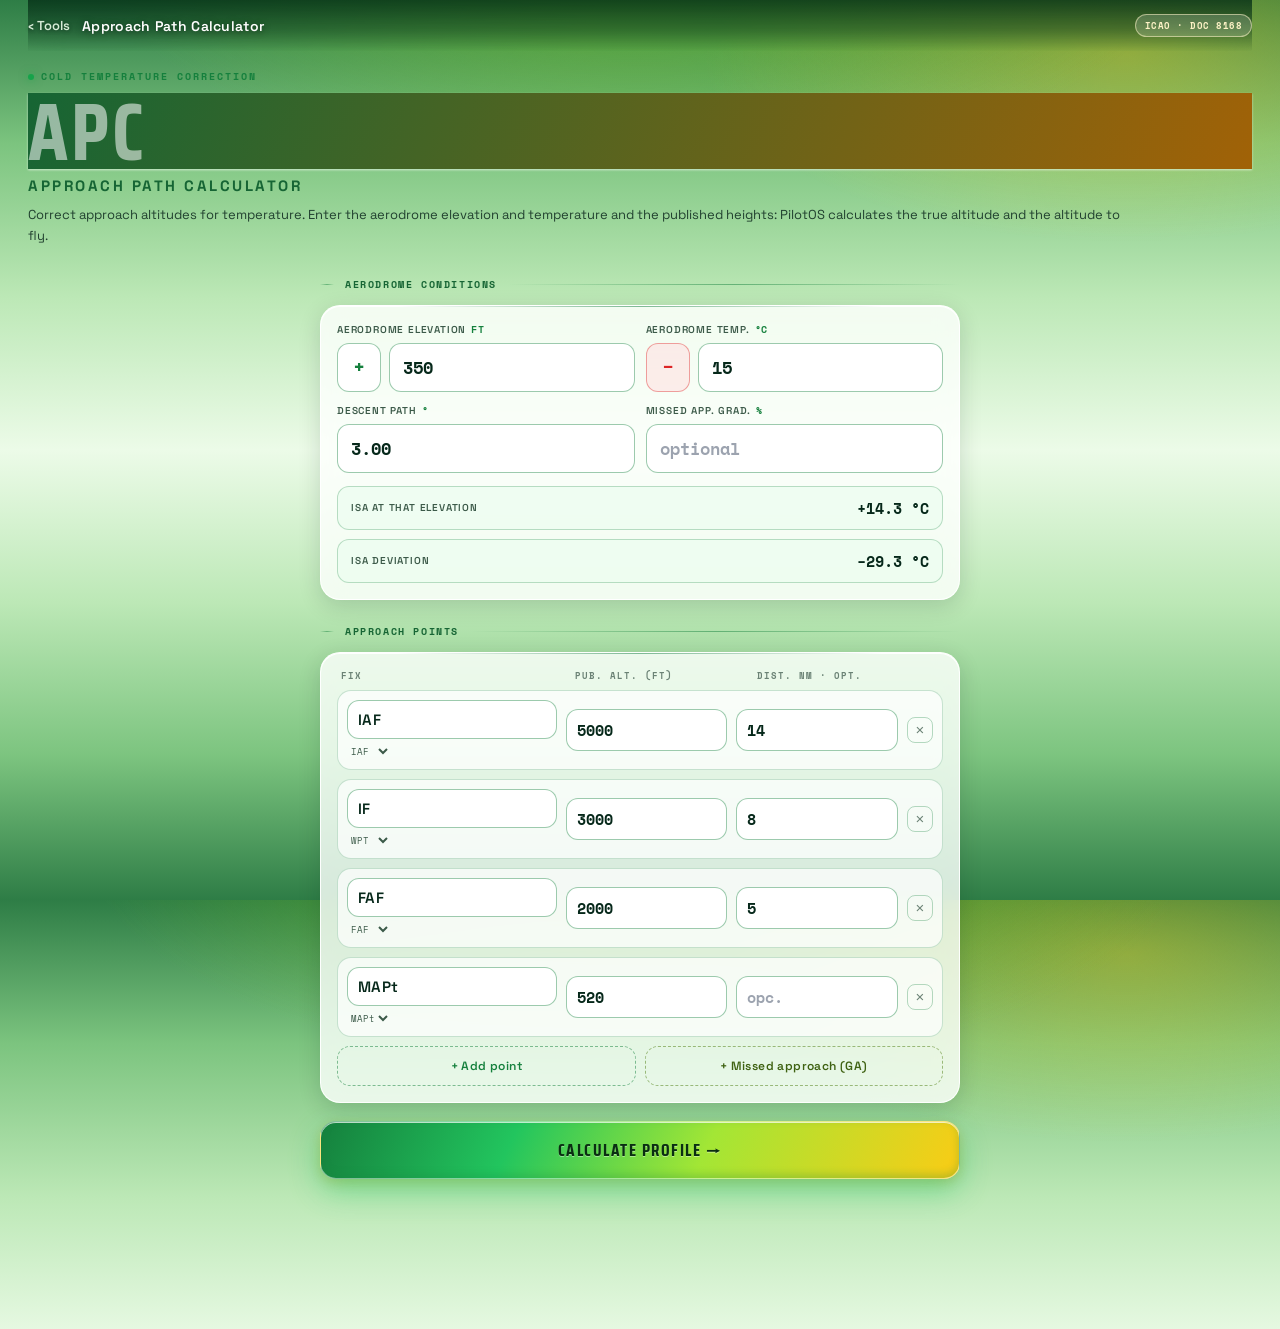
<file: descent-profile.html>
<!DOCTYPE html>
<html lang="es">
<head>
<meta charset="UTF-8">
<!-- Idioma: el mismo traductor que la app (lee pilotos_lang del mismo origen). -->
<script src="js/i18n.js"></script>
<script src="js/i18n-en.js"></script>
<script src="js/i18n-en-rest.js"></script>
<script src="js/i18n-en-guide.js"></script>
<meta name="viewport" content="width=device-width,initial-scale=1,viewport-fit=cover">
<title>Approach Path Calculator · PilotOS</title>
<link rel="preconnect" href="https://fonts.googleapis.com" crossorigin>
<link rel="preconnect" href="https://fonts.gstatic.com" crossorigin>
<link href="https://fonts.googleapis.com/css2?family=Space+Grotesk:wght@300;400;500;600;700&family=Space+Mono:wght@400;700&family=Saira+Condensed:wght@600;700&display=swap" rel="stylesheet">
<style>
:root{
  --bg0:#02060f;
  --bg1:#050c1c;
  --bg2:#0a1530;
  --cyan:#22D3EE;
  --cyan2:#67E8F9;
  --cyanDim:#0E7490;
  --violet:#8B5CF6;
  --amber:#FBBF24;
  --amber2:#F59E0B;
  --red:#FB7185;
  --green:#34D399;
  --ink:#E8F4FF;
  --ink2:rgba(232,244,255,.62);
  --ink3:rgba(232,244,255,.38);
  --line:rgba(34,211,238,.16);
  --line2:rgba(34,211,238,.30);
  --glass:rgba(10,21,48,.55);
}
*,*::before,*::after{box-sizing:border-box;margin:0;padding:0}
html,body{height:100%}
body{
  font-family:'Space Grotesk',-apple-system,system-ui,sans-serif;
  color:var(--ink);
  background:
    radial-gradient(ellipse 70% 40% at 50% -8%,rgba(34,211,238,.14) 0%,transparent 60%),
    radial-gradient(ellipse 50% 35% at 88% 90%,rgba(139,92,246,.10) 0%,transparent 55%),
    linear-gradient(180deg,var(--bg1) 0%,var(--bg0) 55%,#01040a 100%);
  background-attachment:fixed;
  min-height:100%;
  -webkit-font-smoothing:antialiased;
  overscroll-behavior:none;
}
.wrap{max-width:520px;margin:0 auto;padding:0 18px 120px;position:relative}

/* ── HEADER ── */
.hdr{
  position:sticky;top:0;z-index:30;
  display:flex;align-items:center;gap:12px;
  padding:calc(14px + env(safe-area-inset-top,0)) 0 14px;
  background:linear-gradient(180deg,rgba(2,6,15,.92),rgba(2,6,15,.6) 70%,transparent);
  -webkit-backdrop-filter:blur(14px);backdrop-filter:blur(14px);
}
.back{font-size:13px;color:var(--cyan2);font-weight:600;cursor:pointer;display:flex;align-items:center;gap:4px;opacity:.9}
.hdr-t{font-size:14px;font-weight:600;letter-spacing:.3px;flex:1}
.hdr-chip{font-family:'Space Mono',monospace;font-size:9px;font-weight:700;color:var(--cyan2);
  border:1px solid var(--line2);border-radius:20px;padding:4px 9px;letter-spacing:.5px;
  background:rgba(34,211,238,.08)}

/* ── HERO ── */
.hero{padding:18px 0 6px}
.eye{display:flex;align-items:center;gap:7px;font-size:10px;font-weight:700;letter-spacing:2px;
  text-transform:uppercase;color:var(--cyan2);margin-bottom:9px;font-family:'Space Mono',monospace}
.eye::before{content:'';width:6px;height:6px;border-radius:50%;background:var(--cyan);
  box-shadow:0 0 8px var(--cyan)}
.hero h1{font-family:'Saira Condensed',sans-serif;font-weight:700;font-size:40px;line-height:.95;
  letter-spacing:.5px;text-transform:uppercase}
.hero h1 span{background:linear-gradient(120deg,var(--cyan),var(--violet));
  -webkit-background-clip:text;background-clip:text;-webkit-text-fill-color:transparent}
/* Título APC: verde→amarillo del logo, gran tamaño y alto contraste */
.hero h1.apc{font-size:62px;letter-spacing:3px;
  background:linear-gradient(115deg,#A3E635 0%,#FDE047 100%);
  -webkit-background-clip:text;background-clip:text;-webkit-text-fill-color:transparent;
  filter:drop-shadow(0 2px 10px rgba(132,204,22,.35))}
.apc-sub{font-family:'Space Grotesk',sans-serif;font-size:13px;font-weight:700;
  letter-spacing:2.5px;text-transform:uppercase;color:var(--cyan2);margin-top:7px}
@media (min-width:860px){ .hero h1.apc{font-size:80px} .apc-sub{font-size:15px} }
.hero p{font-size:13px;color:var(--ink2);margin-top:10px;line-height:1.6;max-width:90%}

/* ── SECTION LABEL ── */
.sep{display:flex;align-items:center;gap:11px;margin:24px 0 13px}
.sep span{font-family:'Space Mono',monospace;font-size:10px;font-weight:700;color:var(--cyan2);
  text-transform:uppercase;letter-spacing:1.6px;white-space:nowrap}
.sep::before,.sep::after{content:'';flex:1;height:1px;
  background:linear-gradient(90deg,transparent,var(--line2),transparent)}
.sep::before{flex:0 0 14px}

/* ── CARD ── */
.card{background:var(--glass);border:1px solid var(--line);border-radius:20px;padding:16px;
  position:relative;overflow:hidden;-webkit-backdrop-filter:blur(8px);backdrop-filter:blur(8px);
  box-shadow:0 8px 32px rgba(0,0,0,.4)}
.card::after{content:'';position:absolute;top:0;left:12%;right:12%;height:1px;
  background:linear-gradient(90deg,transparent,var(--line2),transparent)}

/* ── CONDITIONS GRID ── */
.cond{display:grid;grid-template-columns:1fr 1fr;gap:11px}
.fg{display:flex;flex-direction:column;gap:6px}
.fl{font-size:10px;font-weight:600;color:var(--ink2);text-transform:uppercase;letter-spacing:.8px;
  display:flex;align-items:center;gap:5px}
.fl .u{color:var(--cyan2);font-family:'Space Mono',monospace}
.fi{background:rgba(2,6,15,.7);border:1px solid rgba(34,211,238,.18);border-radius:12px;
  padding:11px 13px;font-family:'Space Mono',monospace;font-size:17px;font-weight:700;color:var(--ink);
  outline:none;width:100%;transition:border-color .18s,box-shadow .18s;-webkit-appearance:none;appearance:none}
.fi:focus{border-color:var(--cyan);box-shadow:0 0 0 3px rgba(34,211,238,.12)}
select.fi{background-image:url("data:image/svg+xml,%3Csvg xmlns='http://www.w3.org/2000/svg' width='12' height='8'%3E%3Cpath d='M1 1l5 5 5-5' stroke='%2367E8F9' stroke-width='1.6' fill='none'/%3E%3C/svg%3E");
  background-repeat:no-repeat;background-position:right 13px center;padding-right:34px}
select.fi option{background:#0a1530;color:var(--ink)}

/* temperature input with sign toggle */
.temp-wrap{display:flex;gap:8px;align-items:stretch}
.temp-wrap .temp-in{flex:1}
.sign-btn{flex:0 0 44px;border:1px solid rgba(34,211,238,.18);border-radius:12px;
  background:rgba(2,6,15,.7);color:var(--cyan2);font-family:'Space Mono',monospace;font-size:20px;
  font-weight:700;cursor:pointer;transition:background .15s,border-color .15s;line-height:1}
.sign-btn:active{background:rgba(34,211,238,.14);border-color:var(--cyan)}
.sign-btn.neg{color:var(--red);border-color:rgba(251,113,133,.3);background:rgba(251,113,133,.08)}

/* temp readout strip */
.isa{margin-top:13px;display:flex;align-items:center;justify-content:space-between;
  padding:10px 13px;border-radius:12px;background:rgba(2,6,15,.5);border:1px solid var(--line)}
.isa-l{font-size:10px;color:var(--ink2);text-transform:uppercase;letter-spacing:.8px;font-weight:600}
.isa-v{font-family:'Space Mono',monospace;font-weight:700;font-size:15px}

/* ── WAYPOINT ROWS ── */
.wp-head{display:grid;grid-template-columns:1.3fr 1fr 1fr auto;gap:9px;padding:0 4px 8px;
  font-size:9px;font-weight:700;color:var(--ink3);text-transform:uppercase;letter-spacing:1px;
  font-family:'Space Mono',monospace}
.wp{display:grid;grid-template-columns:1.3fr 1fr 1fr auto;gap:9px;align-items:center;
  padding:9px;border-radius:14px;background:rgba(2,6,15,.4);border:1px solid var(--line);margin-bottom:9px;
  transition:border-color .18s}
.wp:focus-within{border-color:var(--line2)}
.wp .fi{padding:9px 10px;font-size:15px}
.wp .wp-name{font-weight:600;font-family:'Space Grotesk',sans-serif;letter-spacing:.3px}
.wp-corr{font-family:'Space Mono',monospace;font-weight:700;font-size:14px;color:var(--amber);
  text-align:right;min-width:52px;white-space:nowrap}
.wp-corr.zero{color:var(--ink3)}
.wp-del{width:26px;height:26px;border-radius:8px;border:1px solid var(--line);background:transparent;
  color:var(--ink3);font-size:15px;cursor:pointer;display:grid;place-items:center;line-height:1}
.wp-del:active{background:rgba(251,113,133,.12);color:var(--red)}
.wp-type{font-size:8px;font-weight:700;letter-spacing:.6px;padding:2px 6px;border-radius:6px;
  text-transform:uppercase;font-family:'Space Mono',monospace;align-self:start;width:fit-content;margin-top:3px}
.tp-iaf{background:rgba(34,211,238,.12);color:var(--cyan2)}
.tp-faf{background:rgba(139,92,246,.14);color:#C4B5FD}
.tp-ma{background:rgba(251,113,133,.12);color:var(--red)}
.tp-wp{background:rgba(232,244,255,.06);color:var(--ink2)}
.tp-ga{background:rgba(132,204,22,.16);color:#BEF264}
/* El desplegable de tipo de waypoint: opciones legibles (en noche el texto quedaba sobre fondo claro del popup) */
.wp-type-sel option{background:#0a1530;color:#E8F4FF}

.add-wp{width:100%;padding:11px;border-radius:13px;border:1px dashed var(--line2);background:transparent;
  color:var(--cyan2);font-family:'Space Grotesk',sans-serif;font-size:12px;font-weight:600;cursor:pointer;
  letter-spacing:.4px;transition:background .18s}
.add-wp:active{background:rgba(34,211,238,.08)}
.add-row{display:flex;gap:9px}
.add-row .add-wp{flex:1;width:auto}
.add-ga{color:#A3E635;border-color:rgba(132,204,22,.5)}
.add-ga:active{background:rgba(132,204,22,.10)}
/* separador MAPt · FRUSTRADA dentro del editor de puntos */
.wp-sep{display:flex;align-items:center;gap:10px;margin:5px 2px 11px}
.wp-sep span{font-family:'Space Mono',monospace;font-size:9px;font-weight:700;letter-spacing:1.4px;
  color:var(--amber);white-space:nowrap;text-transform:uppercase}
.wp-sep::before,.wp-sep::after{content:'';flex:1;height:1px;
  background:linear-gradient(90deg,transparent,rgba(251,191,36,.5),transparent)}
.wp-ga{background:rgba(132,204,22,.07);border-color:rgba(132,204,22,.28)}

/* ── CALC BUTTON ── */
.calc{width:100%;margin-top:18px;padding:15px;border:none;border-radius:16px;cursor:pointer;
  font-family:'Saira Condensed',sans-serif;font-weight:700;font-size:17px;letter-spacing:1.5px;
  text-transform:uppercase;color:#02060f;
  background:linear-gradient(120deg,var(--cyan),var(--cyan2));
  box-shadow:0 6px 24px rgba(34,211,238,.35),inset 0 1px 0 rgba(255,255,255,.4)}
.calc:active{transform:translateY(1px);box-shadow:0 3px 14px rgba(34,211,238,.3)}

/* ── PROFILE VISUAL (SIGNATURE) ── */
.profile-wrap{display:none}
.profile-wrap.show{display:block;animation:rise .5s cubic-bezier(.2,.7,.3,1)}
@keyframes rise{from{opacity:0;transform:translateY(14px)}to{opacity:1;transform:translateY(0)}}
.pf-card{background:linear-gradient(180deg,rgba(5,12,28,.85),rgba(2,6,15,.92));
  border:1px solid var(--line2);border-radius:22px;padding:16px 12px 12px;position:relative;overflow:hidden}
.pf-svg{width:100%;display:block;overflow:visible}
.pf-legend{display:flex;gap:16px;justify-content:center;margin-top:10px;flex-wrap:wrap}
.pf-leg{display:flex;align-items:center;gap:7px;font-size:10px;color:var(--ink2);font-weight:500}
.pf-leg i{width:18px;height:0;border-top-width:2.5px;border-top-style:solid;border-radius:2px}
.leg-std i{border-top-color:var(--ink3);border-top-style:dashed}
.leg-corr i{border-top-color:var(--amber)}

/* dashed glide path animation */
.glide-std{stroke:rgba(232,244,255,.32);stroke-width:2;stroke-dasharray:5 5;fill:none}
.glide-corr{stroke:var(--amber);stroke-width:2.5;fill:none;
  filter:drop-shadow(0 0 5px rgba(251,191,36,.5));
  stroke-dasharray:1400;stroke-dashoffset:1400;animation:draw 1.3s .25s ease forwards}
@keyframes draw{to{stroke-dashoffset:0}}
.terrain{fill:url(#terrainGrad)}
.gridline{stroke:rgba(34,211,238,.08);stroke-width:1}
.axlbl{fill:var(--ink3);font-family:'Space Mono',monospace;font-size:9px}
.wp-marker{fill:var(--bg0);stroke-width:2}
.wp-lbl{font-family:'Space Mono',monospace;font-size:9px;font-weight:700;fill:var(--ink)}
.wp-alt{font-family:'Space Mono',monospace;font-size:8px;fill:var(--amber)}
/* fade-in escalonado de marcadores/etiquetas siguiendo el trazo */
.pf-mk{opacity:0;animation:pfFade .4s ease forwards}
@keyframes pfFade{from{opacity:0}to{opacity:1}}

/* ── RESULTS TABLE ── */
.res-tbl{margin-top:14px}
.rt-row{display:grid;grid-template-columns:1.2fr 1fr 1fr 1fr;gap:6px;padding:11px 10px;
  border-bottom:1px solid var(--line);align-items:center}
.rt-row.head{font-size:9px;font-weight:700;color:var(--ink3);text-transform:uppercase;letter-spacing:.8px;
  font-family:'Space Mono',monospace;border-bottom:1px solid var(--line2)}
.rt-row.head>div:not(:first-child){text-align:right}
.rt-name{font-weight:600;font-size:13px;display:flex;flex-direction:column;gap:3px}
.rt-name small{font-size:8px;color:var(--ink3);font-family:'Space Mono',monospace;text-transform:uppercase;letter-spacing:.5px}
.rt-val{font-family:'Space Mono',monospace;font-weight:700;font-size:14px;text-align:right}
.rt-val.pub{color:var(--ink2)}
.rt-val.corr{color:var(--amber)}
.rt-val.fly{color:var(--cyan2);font-size:15px}
/* separador MAPt · FRUSTRADA + filas de frustrada (GA) */
.rt-sep{display:flex;align-items:center;gap:10px;padding:11px 6px 8px}
.rt-sep span{font-family:'Space Mono',monospace;font-size:9px;font-weight:700;letter-spacing:1.4px;
  color:var(--amber);white-space:nowrap;text-transform:uppercase}
.rt-sep::before,.rt-sep::after{content:'';flex:1;height:1px;
  background:linear-gradient(90deg,transparent,rgba(251,191,36,.5),transparent)}
.rt-ga{background:rgba(132,204,22,.07);border-radius:10px}
.rt-ga .rt-val.fly{color:#A3E635}

/* summary pills */
.sum{display:grid;grid-template-columns:1fr 1fr;gap:10px;margin-top:14px}
.sum-pill{background:rgba(2,6,15,.5);border:1px solid var(--line);border-radius:14px;padding:12px 14px}
.sum-pill .l{font-size:9px;color:var(--ink2);text-transform:uppercase;letter-spacing:.9px;font-weight:600;margin-bottom:5px}
.sum-pill .v{font-family:'Space Mono',monospace;font-weight:700;font-size:20px}
.v.amber{color:var(--amber)}.v.cyan{color:var(--cyan2)}.v.green{color:var(--green)}.v.red{color:var(--red)}

/* glide path before/after strip */
.gp-cmp{display:flex;align-items:center;justify-content:center;gap:14px;margin-top:12px;
  padding:13px;border-radius:14px;background:rgba(2,6,15,.5);border:1px solid var(--line)}
.gpc{display:flex;flex-direction:column;align-items:center;gap:4px}
.gpc-l{font-size:9px;color:var(--ink2);text-transform:uppercase;letter-spacing:1px;font-weight:600}
.gpc-v{font-family:'Space Mono',monospace;font-weight:700;font-size:22px;color:var(--ink2)}
.gpc-v.hot{color:var(--amber)}
.gpc-arrow{color:var(--cyan2);font-size:20px;opacity:.7}

/* mile-by-mile table uses 4 equal cols */

.note{margin-top:14px;font-size:11px;color:var(--ink3);line-height:1.65;padding:11px 13px;
  border-radius:12px;background:rgba(251,191,36,.05);border:1px solid rgba(251,191,36,.16)}
.note b{color:var(--amber);font-weight:700}

.warn{margin-top:12px;display:none;align-items:center;gap:9px;padding:11px 13px;border-radius:12px;
  background:rgba(52,211,153,.06);border:1px solid rgba(52,211,153,.2);font-size:12px;color:var(--green);line-height:1.5}
.warn.cold{background:rgba(251,113,133,.06);border-color:rgba(251,113,133,.22);color:var(--red)}
.warn.show{display:flex}

/* ── RESPONSIVE: en iPad / escritorio se expande a lo ancho y pasa a 2 columnas ── */
.layout{display:block}
@media (min-width:860px){
  .wrap{max-width:1180px;padding-left:28px;padding-right:28px}
  .layout{display:grid;grid-template-columns:minmax(0,1fr) minmax(0,1fr);gap:30px;align-items:start}
  /* antes de calcular, el resultado está oculto → una sola columna centrada */
  .layout:has(.profile-wrap:not(.show)){grid-template-columns:minmax(0,640px);justify-content:center}
  .col-b{position:sticky;top:84px}
  .hero h1{font-size:52px}
  .pf-svg{min-height:300px}
}
@media (min-width:1280px){
  .wrap{max-width:1320px}
}

/* ════════════════════ MODO DÍA ════════════════════
   Sincronizado con PilotOS (clase .day en <html>). Glassmorphism claro,
   verdes y amarillo del logo (como el icono), alto contraste y texto legible. */
html.day{
  --ink:#06281A;          /* texto principal: verde casi negro */
  --ink2:#3C5A49;
  --ink3:#6B8275;
  --cyan:#15803D;         /* acento primario -> verde */
  --cyan2:#15803D;
  --cyanDim:#166534;
  --green:#15803D;
  --amber:#B45309;        /* ámbar legible sobre claro */
  --amber2:#D97706;
  --violet:#6D28D9;
  --red:#DC2626;
  --line:rgba(21,128,61,.22);
  --line2:rgba(21,128,61,.42);
  --glass:rgba(255,255,255,.82);
}
html.day body{
  color:var(--ink);
  background:
    radial-gradient(ellipse 72% 42% at 50% -6%,rgba(132,204,22,.50) 0%,transparent 60%),
    radial-gradient(ellipse 60% 38% at 88% 6%,rgba(250,204,21,.40) 0%,transparent 55%),
    linear-gradient(180deg,#2E7D46 0%,#7CC47F 16%,#BCE8B6 33%,#ECFBE8 50%,#BCE8B6 67%,#7CC47F 84%,#2E7D46 100%) !important;
}
/* Header sobre el degradado: texto blanco con sombra (como logbook) */
html.day .hdr{background:linear-gradient(180deg,rgba(4,46,22,.80) 0%,rgba(4,46,22,.42) 60%,transparent 100%) !important}
html.day .back{color:#EAFBE8 !important;text-shadow:0 1px 4px rgba(0,0,0,.45)}
html.day .hdr-t{color:#FFFFFF !important;text-shadow:0 1px 6px rgba(0,0,0,.5)}
html.day .hdr-chip{color:#FEF3C7 !important;background:rgba(255,255,255,.18) !important;border-color:rgba(254,243,199,.55) !important}
/* Hero */
html.day .eye{color:#15803D !important}
html.day .eye::before{background:#16A34A !important;box-shadow:0 0 10px rgba(22,163,74,.75) !important}
html.day .hero h1{color:#06281A !important;text-shadow:0 1px 0 rgba(255,255,255,.55)}
html.day .hero h1 span{background:linear-gradient(120deg,#166534,#4D7C0F) !important;-webkit-background-clip:text;background-clip:text;-webkit-text-fill-color:transparent}
html.day .hero h1.apc{background:linear-gradient(115deg,#166534 0%,#A16207 100%) !important;-webkit-background-clip:text;background-clip:text;-webkit-text-fill-color:transparent;filter:drop-shadow(0 1px 1px rgba(255,255,255,.6))}
html.day .apc-sub{color:#166534 !important}
html.day .hero p{color:#21412F !important}
/* Separadores */
html.day .sep span{color:#166534 !important}
html.day .sep::before,html.day .sep::after{background:linear-gradient(90deg,transparent,rgba(21,128,61,.5),transparent) !important}
/* Tarjetas (glassmorphism claro) */
html.day .card,html.day .pf-card{
  background:rgba(255,255,255,.82) !important;
  border:1.5px solid rgba(255,255,255,.95) !important;
  box-shadow:0 6px 22px rgba(6,40,22,.16),inset 0 1px 0 rgba(255,255,255,1) !important;
  -webkit-backdrop-filter:blur(12px) saturate(1.35);backdrop-filter:blur(12px) saturate(1.35);
}
html.day .card::after{background:linear-gradient(90deg,transparent,rgba(21,128,61,.55),transparent) !important}
/* Campos */
html.day .fl{color:#3C5A49 !important}
html.day .fl .u{color:#15803D !important}
html.day .fi{background:#FFFFFF !important;border:1.5px solid rgba(21,128,61,.42) !important;color:#06281A !important}
html.day .fi:focus{border-color:#16A34A !important;box-shadow:0 0 0 3px rgba(22,163,74,.18) !important}
html.day .fi::placeholder{color:#9CA3AF !important}
html.day select.fi{background-image:url("data:image/svg+xml,%3Csvg xmlns='http://www.w3.org/2000/svg' width='12' height='8'%3E%3Cpath d='M1 1l5 5 5-5' stroke='%2315803D' stroke-width='1.7' fill='none'/%3E%3C/svg%3E") !important}
html.day select.fi option{background:#fff;color:#06281A}
html.day .sign-btn{background:#fff !important;border:1.5px solid rgba(21,128,61,.42) !important;color:#15803D !important}
html.day .sign-btn.neg{color:#DC2626 !important;border-color:rgba(220,38,38,.4) !important;background:rgba(254,226,226,.6) !important}
/* Lecturas ISA */
html.day .isa{background:rgba(236,253,240,.72) !important;border:1px solid rgba(21,128,61,.26) !important}
html.day .isa-l{color:#3C5A49 !important}
html.day .isa-v{color:#06281A !important}
/* Waypoints */
html.day .wp-head{color:#6B8275 !important}
html.day .wp{background:rgba(255,255,255,.72) !important;border:1px solid rgba(21,128,61,.22) !important}
html.day .wp-corr{color:#B45309 !important}
html.day .wp-corr.zero{color:#9CA3AF !important}
html.day .wp-del{border-color:rgba(21,128,61,.3) !important;color:#6B8275 !important}
html.day .tp-iaf{background:rgba(21,128,61,.14) !important;color:#15803D !important}
html.day .tp-faf{background:rgba(109,40,217,.14) !important;color:#6D28D9 !important}
html.day .tp-ma{background:rgba(220,38,38,.12) !important;color:#DC2626 !important}
html.day .tp-wp{background:rgba(6,40,22,.06) !important;color:#3C5A49 !important}
html.day .tp-ga{background:rgba(77,124,15,.16) !important;color:#3F6212 !important}
html.day .wp-type-sel{color:#3C5A49 !important}
html.day .wp-type-sel option{background:#fff;color:#06281A}
html.day .add-wp{border:1px dashed rgba(21,128,61,.5) !important;color:#15803D !important}
html.day .add-ga{color:#3F6212 !important;border-color:rgba(77,124,15,.5) !important}
html.day .wp-sep span{color:#B45309 !important}
html.day .wp-sep::before,html.day .wp-sep::after{background:linear-gradient(90deg,transparent,rgba(202,138,4,.5),transparent) !important}
html.day .wp-ga{background:rgba(77,124,15,.10) !important;border-color:rgba(77,124,15,.3) !important}
/* Botón calcular: degradado verde→lima→oro (logo) */
html.day .calc{
  background:linear-gradient(115deg,#15803D 0%,#22C55E 30%,#A3E635 60%,#FACC15 100%) !important;
  color:#0A2E12 !important;
  border:1px solid rgba(255,255,255,.45) !important;
  text-shadow:0 1px 0 rgba(255,255,255,.4);
  box-shadow:0 12px 30px rgba(34,197,94,.45),0 4px 12px rgba(202,138,4,.30),
             inset 0 1px 0 rgba(255,255,255,.7),inset 0 -3px 8px rgba(21,128,61,.28) !important;
  position:relative;overflow:hidden;
}
html.day .calc::after{
  content:'';position:absolute;top:0;left:-65%;width:42%;height:100%;pointer-events:none;
  background:linear-gradient(100deg,transparent,rgba(255,255,255,.6),transparent);
  transform:skewX(-18deg);animation:apcShine 3.4s ease-in-out infinite;
}
/* Se mueve con `transform`, no con `left`: animar `left` rehace el layout en cada
   frame (~35 por segundo, para siempre). 200 % del botón son 476 % de este brillo
   (que mide el 42 %): el mismo recorrido, compuesto por la GPU. */
@keyframes apcShine{0%{transform:translateX(0) skewX(-18deg)}55%{transform:translateX(476.19%) skewX(-18deg)}100%{transform:translateX(476.19%) skewX(-18deg)}}
/* Leyenda + SVG */
html.day .pf-leg{color:#3C5A49 !important}
html.day .leg-std i{border-top-color:#64748B !important}
html.day .leg-corr i{border-top-color:#D97706 !important}
html.day .glide-std{stroke:rgba(71,85,105,.6) !important}
html.day .glide-corr{stroke:#D97706 !important;filter:drop-shadow(0 0 4px rgba(217,119,6,.55)) !important}
html.day .gridline{stroke:rgba(21,128,61,.16) !important}
html.day .axlbl{fill:#5A7065 !important}
html.day .wp-lbl{fill:#06281A !important}
html.day .wp-alt{fill:#B45309 !important}
html.day .wp-marker{fill:#FFFFFF !important}
/* Resumen */
html.day .sum-pill{background:rgba(255,255,255,.82) !important;border:1px solid rgba(21,128,61,.26) !important;box-shadow:0 3px 12px rgba(6,40,22,.1) !important}
html.day .sum-pill .l{color:#3C5A49 !important}
html.day .v.amber{color:#B45309 !important}
html.day .v.cyan{color:#15803D !important}
html.day .v.green{color:#15803D !important}
html.day .v.red{color:#DC2626 !important}
html.day .gp-cmp{background:rgba(236,253,240,.72) !important;border:1px solid rgba(21,128,61,.26) !important}
html.day .gpc-l{color:#3C5A49 !important}
html.day .gpc-v{color:#3C5A49 !important}
html.day .gpc-v.hot{color:#B45309 !important}
html.day .gpc-arrow{color:#15803D !important}
/* Tabla de resultados */
html.day .rt-row{border-bottom:1px solid rgba(21,128,61,.18) !important}
html.day .rt-row.head{color:#6B8275 !important;border-bottom:1px solid rgba(21,128,61,.36) !important}
html.day .rt-name{color:#06281A !important}
html.day .rt-name small{color:#6B8275 !important}
html.day .rt-val.pub{color:#3C5A49 !important}
html.day .rt-val.corr{color:#B45309 !important}
html.day .rt-val.fly{color:#15803D !important}
html.day .rt-sep span{color:#B45309 !important}
html.day .rt-sep::before,html.day .rt-sep::after{background:linear-gradient(90deg,transparent,rgba(202,138,4,.5),transparent) !important}
html.day .rt-ga{background:rgba(77,124,15,.12) !important}
html.day .rt-ga .rt-val.fly{color:#4D7C0F !important}
/* Notas y avisos */
html.day .note{background:rgba(254,249,195,.6) !important;border:1px solid rgba(202,138,4,.38) !important;color:#3C2E0A !important}
html.day .note b{color:#B45309 !important}
html.day .warn{background:rgba(220,252,231,.72) !important;border:1px solid rgba(21,128,61,.4) !important;color:#065F46 !important}
html.day .warn.cold{background:rgba(254,226,226,.72) !important;border-color:rgba(220,38,38,.42) !important;color:#B91C1C !important}
</style>
</head>
<body>
<div class="wrap">

  <div class="hdr">
    <!-- Vuelve a la pantalla DE LA QUE VIENES (la tarjeta puede vivir en Inicio o en
         Herramientas). El rótulo lo pone index.html (descentCarga) cada vez que se abre. -->
    <div class="back" id="dp-back" onclick="var P=window.parent;if(P&&P!==window){if(P.navVuelve){P.navVuelve('tools')}else if(P.goTo){P.goTo('tools')}}">‹ Tools</div>
    <div class="hdr-t">Approach Path Calculator</div>
    <div class="hdr-chip">ICAO · DOC 8168</div>
  </div>

  <div class="hero">
    <div class="eye">Cold Temperature Correction</div>
    <h1 class="apc">APC</h1>
    <div class="apc-sub">Approach Path Calculator</div>
    <p>Corrige las altitudes de aproximación por temperatura. Introduce la elevación y temperatura del campo, y las alturas publicadas: PilotOS calcula la altimetría real y la altitud a volar.</p>
  </div>

  <div class="layout">
   <div class="col-a">
  <!-- CONDICIONES DEL CAMPO -->
  <div class="sep"><span>Condiciones del campo</span></div>
  <div class="card">
    <div class="cond">
      <div class="fg">
        <label class="fl">Elevación aeródromo <span class="u">ft</span></label>
        <div class="temp-wrap">
          <button class="sign-btn" id="elevSignBtn" type="button" aria-label="Cambiar signo">+</button>
          <input class="fi temp-in" type="text" id="elev" value="350" inputmode="decimal" autocomplete="off">
        </div>
      </div>
      <div class="fg">
        <label class="fl">Temp. en el campo <span class="u">°C</span></label>
        <div class="temp-wrap">
          <button class="sign-btn neg" id="signBtn" type="button" aria-label="Cambiar signo">−</button>
          <input class="fi temp-in" type="text" id="oat" value="15" inputmode="decimal" autocomplete="off">
        </div>
      </div>
    </div>

    <div class="cond" style="margin-top:11px">
      <div class="fg">
        <label class="fl">Senda de descenso <span class="u">°</span></label>
        <input class="fi" type="text" id="gpPub" value="3.00" inputmode="decimal" autocomplete="off">
      </div>
      <div class="fg">
        <label class="fl">Grad. frustrada <span class="u">%</span></label>
        <input class="fi" type="text" id="gaPub" value="" inputmode="decimal" autocomplete="off" placeholder="opcional">
      </div>
    </div>

    <div class="isa">
      <span class="isa-l">ISA a esa elevación</span>
      <span class="isa-v" id="isaVal">+14.3 °C</span>
    </div>
    <div class="isa" style="margin-top:9px">
      <span class="isa-l">Desviación ISA</span>
      <span class="isa-v" id="devVal">−29.3 °C</span>
    </div>
  </div>

  <!-- PUNTOS DE LA APROXIMACIÓN -->
  <div class="sep"><span>Puntos de la aproximación</span></div>
  <div class="card">
    <div class="wp-head">
      <div>Punto</div><div>Alt. pub. (ft)</div><div>Dist. NM · opc.</div><div></div>
    </div>
    <div id="wpList"></div>
    <div class="add-row">
      <button class="add-wp" id="addWp">+ Añadir punto</button>
      <button class="add-wp add-ga" id="addGa">+ Frustrada (GA)</button>
    </div>
  </div>

  <button class="calc" id="calcBtn">Calcular perfil →</button>
   </div><!-- /col-a -->

   <div class="col-b">
  <!-- ── RESULTADO: PERFIL VISUAL ── -->
  <div class="profile-wrap" id="profileWrap">

    <div class="sep"><span>Perfil estándar vs corregido</span></div>
    <div class="pf-card">
      <svg class="pf-svg" id="pfSvg" viewBox="0 0 520 280" preserveAspectRatio="xMidYMid meet"></svg>
      <div class="pf-legend">
        <div class="pf-leg leg-std"><i></i> Senda publicada (sin corrección)</div>
        <div class="pf-leg leg-corr"><i></i> Senda a volar (corregida)</div>
      </div>
    </div>

    <div class="warn" id="warnBox"></div>

    <!-- RESUMEN -->
    <div class="sum">
      <div class="sum-pill"><div class="l">Corrección máxima</div><div class="v amber" id="maxCorr">—</div></div>
      <div class="sum-pill"><div class="l">Senda corregida a volar</div><div class="v cyan" id="realGp">—</div></div>
    </div>
    <div class="gp-cmp" id="gpCmp">
      <div class="gpc"><span class="gpc-l">Senda pub.</span><span class="gpc-v" id="gpPubOut">3.00°</span></div>
      <div class="gpc-arrow">→</div>
      <div class="gpc"><span class="gpc-l">Senda volar</span><span class="gpc-v hot" id="gpCorrOut">3.00°</span></div>
    </div>
    <div class="gp-cmp" id="gaCmp" style="display:none;margin-top:10px">
      <div class="gpc"><span class="gpc-l">Frustrada pub.</span><span class="gpc-v" id="gaPubOut">—</span></div>
      <div class="gpc-arrow">→</div>
      <div class="gpc"><span class="gpc-l">Frustrada volar</span><span class="gpc-v hot" id="gaCorrOut">—</span></div>
    </div>

    <!-- TABLA -->
    <div class="sep"><span>Altitudes a volar</span></div>
    <div class="card res-tbl" style="padding:4px 12px">
      <div class="rt-row head">
        <div>Punto</div><div>Pub.</div><div>Corr.</div><div>Volar</div>
      </div>
      <div id="resRows"></div>
    </div>

    <div class="note">
      <b>Procedimiento.</b> La corrección por temperatura fría se aplica a la <b>altura sobre el aeródromo</b>, no a la elevación. Súmala a la altitud publicada y vuela la altitud corregida. Con frío la senda real es más pronunciada: aumenta el ángulo al valor corregido. Notifica a ATC si vuelas altitudes corregidas en espacio controlado.
    </div>
  </div>
   </div><!-- /col-b -->
  </div><!-- /layout -->

</div>

<script>
// ── Modelo atmosférico ISA ──
var LAPSE = 0.0065;        // °C/m
var FT_PER_M = 3.28084;

function isaTempAt(elevFt){
  // ISA temp (°C) a una elevación dada
  return 15 - (elevFt / FT_PER_M) * LAPSE;
}

// ── Corrección ICAO por temperatura fría ──
// ΔH = Hgp · (15 − T0) / (273 + T0 − 0.5·λ·Hgp)
//  Hgp = altura sobre el aeródromo (m), T0 = temp del campo (°C)
function icaoCorrection(heightAboveAeroFt, oat){
  if(heightAboveAeroFt <= 0) return 0;
  var H = heightAboveAeroFt / FT_PER_M;              // m
  var dH = H * (15 - oat) / (273 + oat - 0.5*LAPSE*H);
  var corrFt = dH * FT_PER_M;
  return corrFt > 0 ? corrFt : 0;                     // sólo con frío
}

// ── Estado: waypoints ──
var TYPES = [
  {k:'iaf', l:'IAF', cls:'tp-iaf'},
  {k:'wp',  l:'WPT', cls:'tp-wp'},
  {k:'faf', l:'FAF', cls:'tp-faf'},
  {k:'ma',  l:'MAPt',cls:'tp-ma'},
  {k:'ga',  l:'GA',  cls:'tp-ga'}
];
var waypoints = [
  {name:'IAF',  type:'iaf', alt:5000, dist:14},
  {name:'IF',   type:'wp',  alt:3000, dist:8},
  {name:'FAF',  type:'faf', alt:2000, dist:5},
  {name:'MAPt', type:'ma',  alt:520,  dist:0}
];

var wpList = document.getElementById('wpList');

function typeOpts(sel){
  return TYPES.map(function(t){
    return '<option value="'+t.k+'"'+(t.k===sel?' selected':'')+'>'+t.l+'</option>';
  }).join('');
}

// Mantener el array agrupado y ordenado: aproximación (lejos→cerca) + frustrada GA (cerca→lejos)
function sortWaypoints(){
  var appr = waypoints.filter(function(w){return w.type!=='ga';}).sort(function(a,b){return b.dist-a.dist;});
  var gas  = waypoints.filter(function(w){return w.type==='ga';}).sort(function(a,b){return a.dist-b.dist;});
  waypoints = appr.concat(gas);
}
function recalcIfShown(){
  var pw = document.getElementById('profileWrap');
  if(pw && pw.classList.contains('show')) calculate(true);
}
function renderWps(){
  wpList.innerHTML = '';
  var sepDone = false;
  waypoints.forEach(function(w,i){
    if(w.type==='ga' && !sepDone){   // separador antes del primer punto de frustrada
      var sep = document.createElement('div');
      sep.className = 'wp-sep';
      sep.innerHTML = '<span>MAPt · FRUSTRADA</span>';
      wpList.appendChild(sep);
      sepDone = true;
    }
    var row = document.createElement('div');
    row.className = 'wp' + (w.type==='ga' ? ' wp-ga' : '');
    row.innerHTML =
      '<div>'+
        '<input class="fi wp-name" data-i="'+i+'" data-f="name" value="'+w.name+'" maxlength="6">'+
        '<select class="wp-type-sel" data-i="'+i+'" style="margin-top:4px;font-size:9px;background:transparent;border:none;color:var(--ink2);font-family:Space Mono,monospace;outline:none;padding:0;cursor:pointer">'+typeOpts(w.type)+'</select>'+
      '</div>'+
      '<input class="fi" type="number" data-i="'+i+'" data-f="alt" value="'+w.alt+'" step="100" inputmode="numeric">'+
      '<input class="fi" type="number" data-i="'+i+'" data-f="dist" value="'+(w.dist||'')+'" step="0.5" inputmode="decimal" placeholder="opc.">'+
      '<button class="wp-del" data-i="'+i+'">×</button>';
    wpList.appendChild(row);
  });
}

wpList.addEventListener('input', function(e){
  var i = e.target.getAttribute('data-i'), f = e.target.getAttribute('data-f');
  if(i==null) return;
  i = +i;
  if(f==='name') waypoints[i].name = e.target.value;
  else if(f==='alt') waypoints[i].alt = num(e.target.value);
  else if(f==='dist') waypoints[i].dist = num(e.target.value);
  // No reordenamos al teclear (evita que las filas salten bajo el cursor); se ordena en cada acción/Calcular
});
wpList.addEventListener('change', function(e){
  if(e.target.classList.contains('wp-type-sel')){
    var i = +e.target.getAttribute('data-i');
    var k = e.target.value;
    waypoints[i].type = k;
    var t = TYPES.find(function(x){return x.k===k;});
    if(t) waypoints[i].name = t.l;   // autocompletar nombre (editable)
    sortWaypoints();                 // reagrupar: los GA bajan bajo el separador
    renderWps();
    recalcIfShown();
  }
});
wpList.addEventListener('click', function(e){
  if(e.target.classList.contains('wp-del')){
    var i = +e.target.getAttribute('data-i');
    if(waypoints.length>2){ waypoints.splice(i,1); sortWaypoints(); renderWps(); recalcIfShown(); }
  }
});
// + Añadir punto de APROXIMACIÓN
document.getElementById('addWp').addEventListener('click', function(){
  var appr = waypoints.filter(function(w){return w.type!=='ga';});
  var ref = appr.length ? appr.reduce(function(a,b){return b.dist<a.dist?b:a;}) : {alt:2000, dist:5};
  waypoints.push({name:'WPT', type:'wp', alt:Math.round(ref.alt+1000), dist:Math.round((ref.dist||0)+3)});
  sortWaypoints(); renderWps(); recalcIfShown();
});
// + Añadir FRUSTRADA (GA)
document.getElementById('addGa').addEventListener('click', function(){
  var gas = waypoints.filter(function(w){return w.type==='ga';});
  var appr = waypoints.filter(function(w){return w.type!=='ga';});
  var ref = gas.length ? gas[gas.length-1] : null;
  var base = appr.length ? appr.reduce(function(a,b){return b.dist<a.dist?b:a;}).alt : 1500;
  waypoints.push({ name:'GA', type:'ga',
                   alt:  ref ? Math.round(ref.alt+1000) : Math.round(base+1000),
                   dist: ref ? (ref.dist+3) : 3 });
  sortWaypoints(); renderWps(); recalcIfShown();
});

// ── parse numérico tolerante (admite "-", "," decimal, vacío) ──
function num(v){
  if(v==null) return 0;
  v = (''+v).replace(',', '.').trim();
  if(v==='' || v==='-' || v==='+' || v==='.') return 0;
  var n = parseFloat(v);
  return isNaN(n) ? 0 : n;
}

// ── botón de signo para la temperatura ──
var oatEl = document.getElementById('oat');
var signBtn = document.getElementById('signBtn');
// El SIGNO vive en el botón; el campo guarda solo el número (magnitud). OAT = signo · magnitud.
var oatNeg = true;   // arranca en -15
function updateSignBtn(){
  signBtn.classList.toggle('neg', oatNeg);
  signBtn.textContent = oatNeg ? '−' : '+';   // − / +
}
function getOAT(){ return (oatNeg ? -1 : 1) * Math.abs(num(oatEl.value)); }
signBtn.addEventListener('click', function(){
  oatNeg = !oatNeg;
  updateSignBtn();
  updISA();
});
// Si el usuario teclea un signo, lo interpretamos y dejamos solo el número en el campo
oatEl.addEventListener('input', function(){
  var v = oatEl.value;
  if(v.indexOf('-')!==-1) oatNeg = true;
  else if(v.indexOf('+')!==-1) oatNeg = false;
  var cleaned = v.replace(/[^0-9.,]/g,'');
  if(cleaned !== v){ oatEl.value = cleaned; }
  updateSignBtn();
  updISA();
});

// ── botón de signo para la ELEVACIÓN (aeródromos bajo el nivel del mar) ──
var elevEl = document.getElementById('elev');
var elevSignBtn = document.getElementById('elevSignBtn');
var elevNeg = false;   // arranca en +350
function updateElevSignBtn(){
  elevSignBtn.classList.toggle('neg', elevNeg);
  elevSignBtn.textContent = elevNeg ? '−' : '+';
}
function getElev(){ return (elevNeg ? -1 : 1) * Math.abs(num(elevEl.value)); }
elevSignBtn.addEventListener('click', function(){
  elevNeg = !elevNeg;
  updateElevSignBtn();
  updISA();
});
elevEl.addEventListener('input', function(){
  var v = elevEl.value;
  if(v.indexOf('-')!==-1) elevNeg = true;
  else if(v.indexOf('+')!==-1) elevNeg = false;
  var cleaned = v.replace(/[^0-9.,]/g,'');
  if(cleaned !== v){ elevEl.value = cleaned; }
  updateElevSignBtn();
  updISA();
});

// ── ISA readout live ──
function updISA(){
  var elev = getElev();
  var oat  = getOAT();
  var isa  = isaTempAt(elev);
  var dev  = oat - isa;
  document.getElementById('isaVal').textContent = (isa>=0?'+':'')+isa.toFixed(1)+' °C';
  var dv = document.getElementById('devVal');
  dv.textContent = (dev>=0?'+':'−')+Math.abs(dev).toFixed(1)+' °C';
  dv.style.color = dev < -0.5 ? 'var(--red)' : (dev > 0.5 ? 'var(--green)' : 'var(--ink)');
  updateSignBtn();
  updateElevSignBtn();
}

// ── redondeo de la corrección: hacia arriba a 10 ft (conservador, como Lido) ──
function r10up(x){ return Math.ceil(x/10)*10; }

// ── CÁLCULO PRINCIPAL ──
function calculate(noScroll){
  if(!noScroll){ sortWaypoints(); renderWps(); }   // al pulsar Calcular, ordena/agrupa el editor
  var elev  = getElev();
  var oat   = getOAT();
  var gpPub = num(document.getElementById('gpPub').value);
  if(gpPub<=0) gpPub = 3.00;
  var gaPub = num(document.getElementById('gaPub').value);   // % frustrada (opcional)

  var rows = waypoints.map(function(w){
    var hAbove = w.alt - elev;
    var corr   = icaoCorrection(hAbove, oat);
    var corrR  = r10up(corr);          // corrección redondeada a +10 ft
    return {
      name:w.name, type:w.type, dist:w.dist,
      pub:w.alt, corr:corrR, fly:w.alt + corrR, hAbove:hAbove, corrRaw:corr
    };
  });

  drawProfile(rows, elev);
  drawResults(rows);
  drawSummary(rows, oat, elev, gpPub, gaPub);

  document.getElementById('profileWrap').classList.add('show');
  if(!noScroll) document.getElementById('profileWrap').scrollIntoView({behavior:'smooth', block:'start'});
}

// ── TABLA DE RESULTADOS ──
function rtRowHtml(r, isGa){
  var t = TYPES.find(function(x){return x.k===r.type})||TYPES[1];
  var sub = t.l + (r.dist>0 ? ' · '+r.dist+' NM' : '');
  return '<div class="rt-row'+(isGa?' rt-ga':'')+'">'+
    '<div class="rt-name">'+r.name+'<small>'+sub+'</small></div>'+
    '<div class="rt-val pub">'+r.pub.toLocaleString()+'</div>'+
    '<div class="rt-val corr">'+(r.corr>0?'+'+r.corr:'0')+'</div>'+
    '<div class="rt-val fly">'+r.fly.toLocaleString()+'</div>'+
  '</div>';
}
function drawResults(rows){
  // Orden de vuelo: aproximación de lejos→cerca, luego (si hay GA) separador y frustrada de cerca→lejos
  var appr = rows.filter(function(r){return r.type!=='ga';}).slice().sort(function(a,b){return b.dist-a.dist;});
  var gas  = rows.filter(function(r){return r.type==='ga';}).slice().sort(function(a,b){return a.dist-b.dist;});
  var html = appr.map(function(r){ return rtRowHtml(r,false); }).join('');
  if(gas.length){
    html += '<div class="rt-sep"><span>MAPt · FRUSTRADA</span></div>';
    html += gas.map(function(r){ return rtRowHtml(r,true); }).join('');
  }
  document.getElementById('resRows').innerHTML = html;
}

// ── RESUMEN ──
function drawSummary(rows, oat, elev, gpPub, gaPub){
  var maxC = Math.max.apply(null, rows.map(function(r){return r.corr}));
  document.getElementById('maxCorr').textContent = (maxC>0?'+':'')+maxC+' ft';

  // Fracción de corrección por frío referida a 1000 ft sobre el campo.
  // Misma base que las altitudes → coherente con la tabla y con Lido.
  var corrFrac = icaoCorrection(1000, oat) / 1000;     // 0 si no hace frío

  // Senda corregida: con frío el descenso geométrico real es más pronunciado.
  var tanC   = Math.tan(gpPub*Math.PI/180) * (1 + corrFrac);
  var gpCorr = Math.atan(tanC) * 180/Math.PI;

  document.getElementById('realGp').textContent   = gpCorr.toFixed(1)+'°';
  document.getElementById('gpPubOut').textContent = gpPub.toFixed(1)+'°';
  var gco = document.getElementById('gpCorrOut');
  gco.textContent = gpCorr.toFixed(1)+'°';
  gco.classList.toggle('hot', gpCorr > gpPub + 0.04);

  // Gradiente de subida de la frustrada (opcional): se incrementa igual.
  var gaCmp = document.getElementById('gaCmp');
  if(gaPub > 0){
    var gaCorr = gaPub * (1 + corrFrac);
    document.getElementById('gaPubOut').textContent  = gaPub.toFixed(1)+'%';
    var gac = document.getElementById('gaCorrOut');
    gac.textContent = gaCorr.toFixed(1)+'%';
    gac.classList.toggle('hot', gaCorr > gaPub + 0.04);
    gaCmp.style.display = 'flex';
  } else {
    gaCmp.style.display = 'none';
  }

  var warn = document.getElementById('warnBox');
  if(maxC >= 100){
    warn.className = 'warn cold show';
    warn.innerHTML = '❄ Temperatura fría: corrección obligatoria. Las altitudes publicadas te dejarían <b style="color:var(--red)">por debajo</b> de la senda segura. Vuela las altitudes corregidas y la senda de '+gpCorr.toFixed(1)+'°.';
  } else {
    warn.className = 'warn show';
    warn.innerHTML = '✓ Sin corrección significativa (&lt; 100 ft). Las altitudes y la senda publicadas son válidas en estas condiciones.';
  }
}

// ── DIBUJO DEL PERFIL (SVG) ── signature element ──
function drawProfile(rows, elev){
  var svg = document.getElementById('pfSvg');
  // Paleta del gráfico según tema (día = verdes/ámbar del logo, alto contraste)
  var day = document.documentElement.classList.contains('day');
  var P = day ? {
    terr0:'rgba(21,128,61,.20)', terr1:'rgba(21,128,61,.04)',
    ground:'rgba(21,128,61,.7)', rwy:'#16A34A', rwyTxt:'rgba(21,128,61,.9)',
    amber:'#D97706', faf:'#7C3AED', ma:'#DC2626', def:'#15803D'
  } : {
    terr0:'rgba(34,211,238,.10)', terr1:'rgba(34,211,238,.02)',
    ground:'rgba(34,211,238,.5)', rwy:'#67E8F9', rwyTxt:'rgba(34,211,238,.7)',
    amber:'#FBBF24', faf:'#8B5CF6', ma:'#FB7185', def:'#22D3EE'
  };
  var W=520, H=280, padL=42, padR=58, padT=20, padB=34;
  var plotW = W-padL-padR, plotH = H-padT-padB;

  // Puntos de aproximación (descenso) ordenados por distancia (lejos→cerca de la pista)
  // y puntos de FRUSTRADA (tipo GA), que se dibujan TRAS la pista.
  var appr = rows.filter(function(r){ return r.type!=='ga'; }).slice();
  var gas  = rows.filter(function(r){ return r.type==='ga'; }).slice();
  if(appr.length===0){ appr = rows.slice(); gas = []; }

  var dists   = appr.map(function(r){return r.dist;});
  var maxDist = Math.max.apply(null, dists);
  var minDist = Math.min.apply(null, dists);
  var useDist = (maxDist - minDist) > 0.0001;   // ¿hay distancias diferenciadas? (la distancia es OPCIONAL)

  // Orden de dibujo: por distancia si la hay; si no, por altitud (la corrección no necesita distancia)
  if(useDist){
    appr.sort(function(a,b){ return b.dist - a.dist; });   // lejos→cerca
    gas.sort(function(a,b){ return a.dist - b.dist; });     // cerca→lejos
  } else {
    appr.sort(function(a,b){ return b.pub - a.pub; });      // alto→bajo (= lejos→cerca)
    gas.sort(function(a,b){ return a.pub - b.pub; });        // bajo→alto (= cerca→lejos)
  }

  var maxAlt  = Math.max.apply(null, rows.map(function(r){return Math.max(r.pub,r.fly)}));
  var minAlt  = Math.min(elev, Math.min.apply(null, rows.map(function(r){return r.pub})));
  var altSpan = maxAlt - minAlt; if(altSpan<=0) altSpan=1000;
  maxAlt += altSpan*0.12;  // headroom

  // Si hay frustrada, reservamos una franja a la DERECHA de la pista para el ascenso GA
  var gaZoneW = gas.length ? plotW*0.28 : 0;
  var apW = plotW - gaZoneW;
  function Y(alt){ return padT + (1 - (alt-minAlt)/(maxAlt-minAlt)) * plotH; }
  var mapX = padL + apW;                                 // umbral de pista
  var gaMax = gas.length ? Math.max.apply(null, gas.map(function(r){return r.dist>0?r.dist:0;})) : 0;

  // X de cada punto: por distancia, o repartido uniformemente si no se han puesto distancias
  appr.forEach(function(r,idx){
    r._x = useDist
      ? padL + (1 - (r.dist-minDist)/((maxDist-minDist)||1)) * apW
      : padL + (appr.length<=1 ? 0.5 : idx/(appr.length-1)) * apW;
  });
  gas.forEach(function(r,idx){
    if(useDist && gaMax>0){
      var f = r.dist>0 ? r.dist/gaMax : 0.5;
      r._x = mapX + gaZoneW * (0.30 + 0.62*Math.max(0,Math.min(1,f)));
    } else {
      r._x = mapX + gaZoneW * (gas.length<=1 ? 0.6 : (0.30 + 0.62*(idx/Math.max(1,gas.length-1))));
    }
  });

  var parts = [];
  parts.push('<defs>'+
    '<linearGradient id="terrainGrad" x1="0" y1="0" x2="0" y2="1">'+
      '<stop offset="0%" stop-color="'+P.terr0+'"/>'+
      '<stop offset="100%" stop-color="'+P.terr1+'"/>'+
    '</linearGradient>'+
    '<linearGradient id="skyGrad" x1="0" y1="0" x2="0" y2="1">'+
      '<stop offset="0%" stop-color="rgba(139,92,246,.05)"/>'+
      '<stop offset="100%" stop-color="transparent"/>'+
    '</linearGradient>'+
  '</defs>');

  // grid altitude lines + labels
  var nLines=4;
  for(var g=0; g<=nLines; g++){
    var a = minAlt + (maxAlt-minAlt)*(g/nLines);
    var y = Y(a);
    parts.push('<line class="gridline" x1="'+padL+'" y1="'+y+'" x2="'+(W-padR)+'" y2="'+y+'"/>');
    parts.push('<text class="axlbl" x="'+(padL-7)+'" y="'+(y+3)+'" text-anchor="end">'+Math.round(a/100)*100+'</text>');
  }

  // terrain / runway
  var groundY = Y(elev);
  parts.push('<rect x="'+padL+'" y="'+groundY+'" width="'+plotW+'" height="'+(H-padB-groundY)+'" class="terrain"/>');
  parts.push('<line x1="'+padL+'" y1="'+groundY+'" x2="'+(W-padR)+'" y2="'+groundY+'" stroke="'+P.ground+'" stroke-width="1.5"/>');
  // runway block en el umbral (MAPt)
  parts.push('<rect x="'+(mapX-16)+'" y="'+(groundY-3)+'" width="32" height="6" rx="1" fill="'+P.rwy+'" opacity=".85"/>');
  parts.push('<text class="axlbl" x="'+mapX+'" y="'+(groundY+15)+'" text-anchor="middle" fill="'+P.rwyTxt+'">RWY</text>');

  // ── Sendas CONTINUAS: aproximación (descenso) + frustrada (ascenso tras la pista) ──
  // Un único trazo para que la animación de "dibujado" recorra TODO, incluida la GA.
  var apprStd  = appr.map(function(r){ return r._x+','+Y(r.pub); });
  var apprCorr = appr.map(function(r){ return r._x+','+Y(r.fly); });
  var gaStd    = gas.map(function(r){ return r._x+','+Y(r.pub); });
  var gaCorr   = gas.map(function(r){ return r._x+','+Y(r.fly); });
  parts.push('<polyline class="glide-std" points="'+apprStd.concat(gaStd).join(' ')+'"/>');
  // pathLength normaliza la longitud → la animación se completa sea cual sea el recorrido
  parts.push('<polyline class="glide-corr" pathLength="1400" points="'+apprCorr.concat(gaCorr).join(' ')+'"/>');

  // marcadores + etiquetas, con fade-in escalonado siguiendo el trazo
  var nTot = appr.length + gas.length, di = 0;
  function delayFor(){ var d = 0.35 + 0.95*(di/Math.max(1,nTot-1)); di++; return d.toFixed(2); }
  function connector(x,yP,yC){ return Math.abs(yP-yC)>1.5
    ? '<line x1="'+x+'" y1="'+yP+'" x2="'+x+'" y2="'+yC+'" stroke="'+P.amber+'" stroke-width="1" stroke-dasharray="2 2" opacity=".55"/>' : ''; }
  function pushMk(x,yC,name,alt,col,dl){
    var s=' style="animation-delay:'+dl+'s"';
    parts.push('<circle class="wp-marker pf-mk" cx="'+x+'" cy="'+yC+'" r="4.5" stroke="'+col+'"'+s+'/>');
    parts.push('<text class="wp-lbl pf-mk" x="'+x+'" y="'+(yC-14)+'" text-anchor="middle"'+s+'>'+name+'</text>');
    parts.push('<text class="wp-alt pf-mk" x="'+x+'" y="'+(yC-25)+'" text-anchor="middle"'+s+'>'+alt+'</text>');
  }
  appr.forEach(function(r){
    var x=r._x, yC=Y(r.fly), yP=Y(r.pub);
    var col = r.type==='faf' ? P.faf : (r.type==='ma' ? P.ma : P.def);
    parts.push(connector(x,yP,yC));
    pushMk(x,yC,r.name,r.fly,col,delayFor());
  });
  gas.forEach(function(r){
    var x=r._x, yC=Y(r.fly), yP=Y(r.pub);
    parts.push(connector(x,yP,yC));
    pushMk(x,yC,r.name,r.fly,(day?'#4D7C0F':'#84CC16'),delayFor());
  });

  svg.innerHTML = parts.join('');
  // retrigger draw animation
  var cp = svg.querySelector('.glide-corr');
  if(cp){ cp.style.animation='none'; void cp.getBoundingClientRect(); cp.style.animation=''; }
}

document.getElementById('calcBtn').addEventListener('click', function(){ calculate(); });

// init
renderWps();
updISA();

// ── Sincronizar MODO DÍA con la app contenedora (PilotOS) ──
// El iframe es un documento aparte: no hereda la clase 'day' del <html> padre,
// así que la observamos y la replicamos aquí (mismo origen).
(function(){
  function isDayParent(){
    try{ if(window.parent && window.parent!==window) return window.parent.document.documentElement.classList.contains('day'); }catch(e){}
    try{ return localStorage.getItem('pilotday')==='1'; }catch(e){}
    return false;
  }
  function applyTheme(){
    document.documentElement.classList.toggle('day', isDayParent());
    var pw=document.getElementById('profileWrap');
    if(pw && pw.classList.contains('show')) calculate(true); // recolorear SVG sin saltar el scroll
  }
  applyTheme();
  try{
    if(window.parent && window.parent!==window){
      new MutationObserver(applyTheme).observe(window.parent.document.documentElement,{attributes:true,attributeFilter:['class']});
    }
  }catch(e){}
  window.addEventListener('storage', function(e){ if(!e.key || e.key==='pilotday') applyTheme(); });
  window.addEventListener('pageshow', applyTheme);
})();
</script>
</body>
</html>
</file>
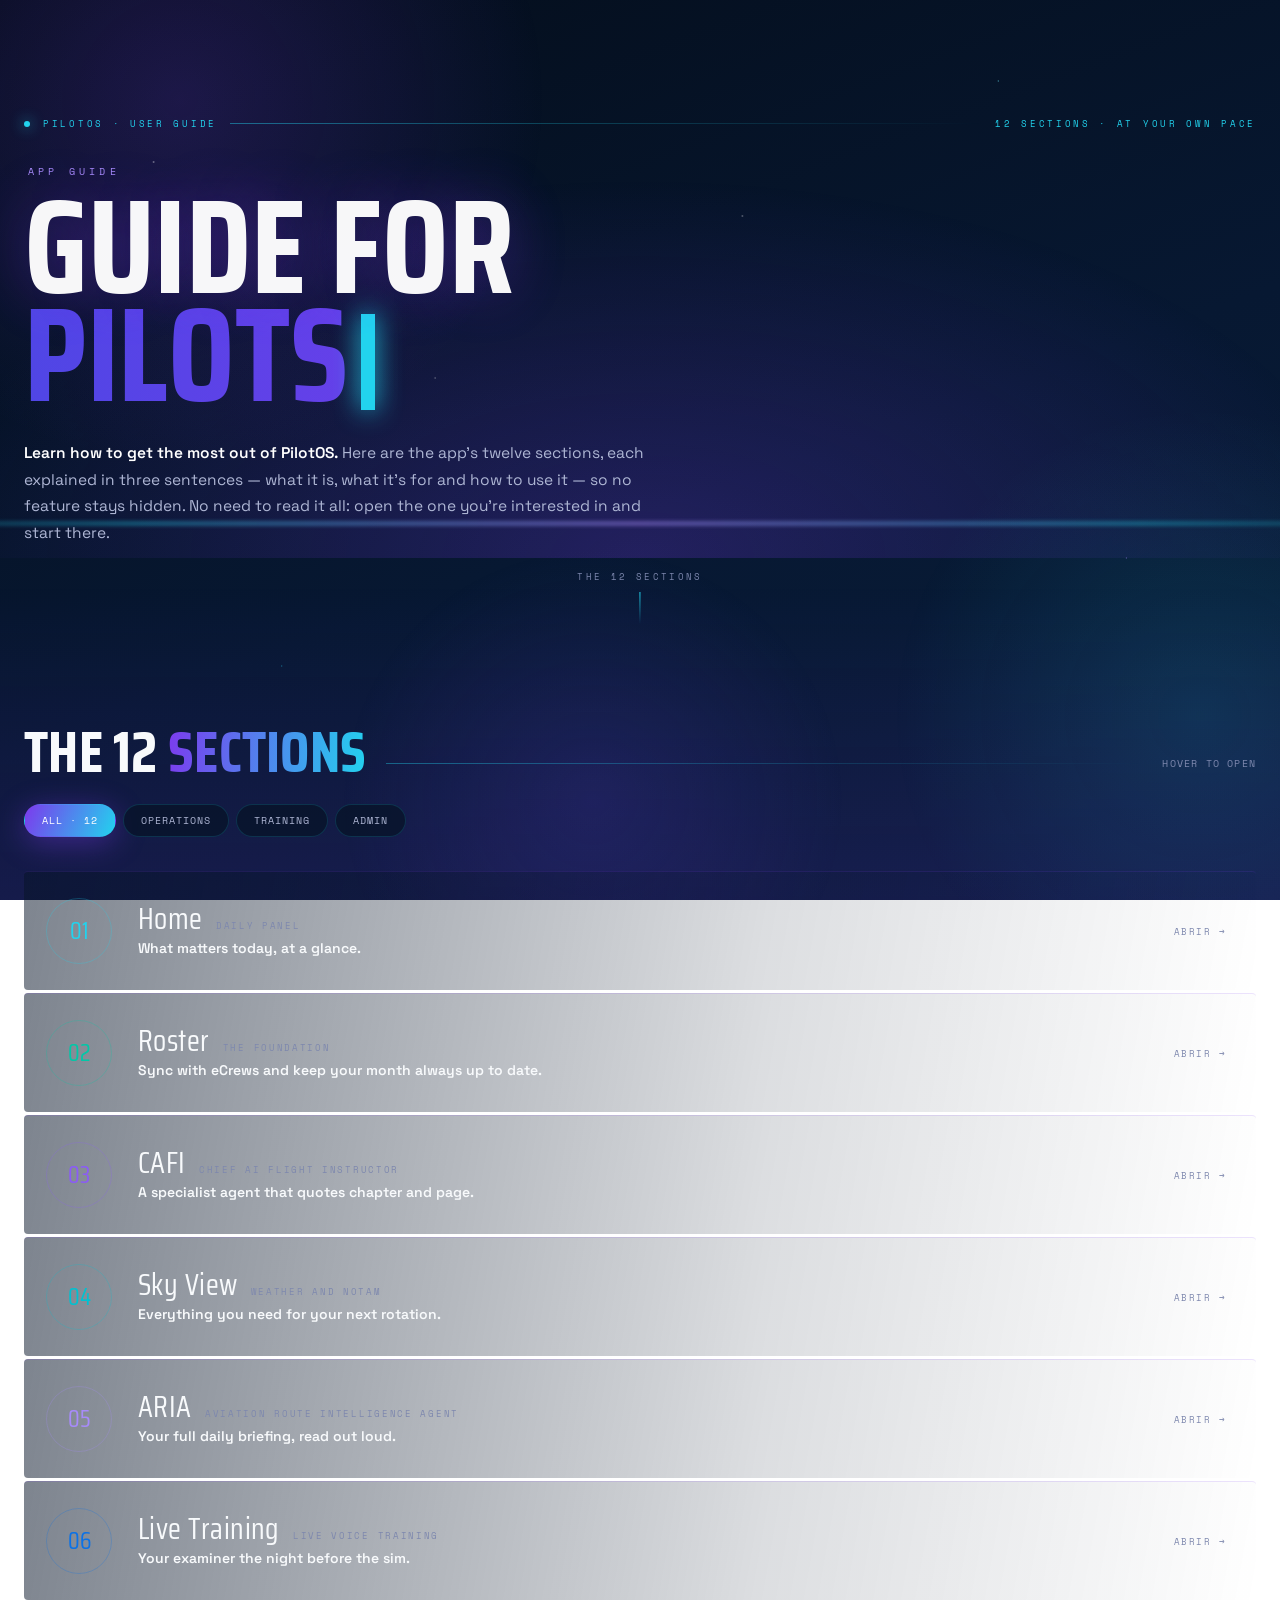
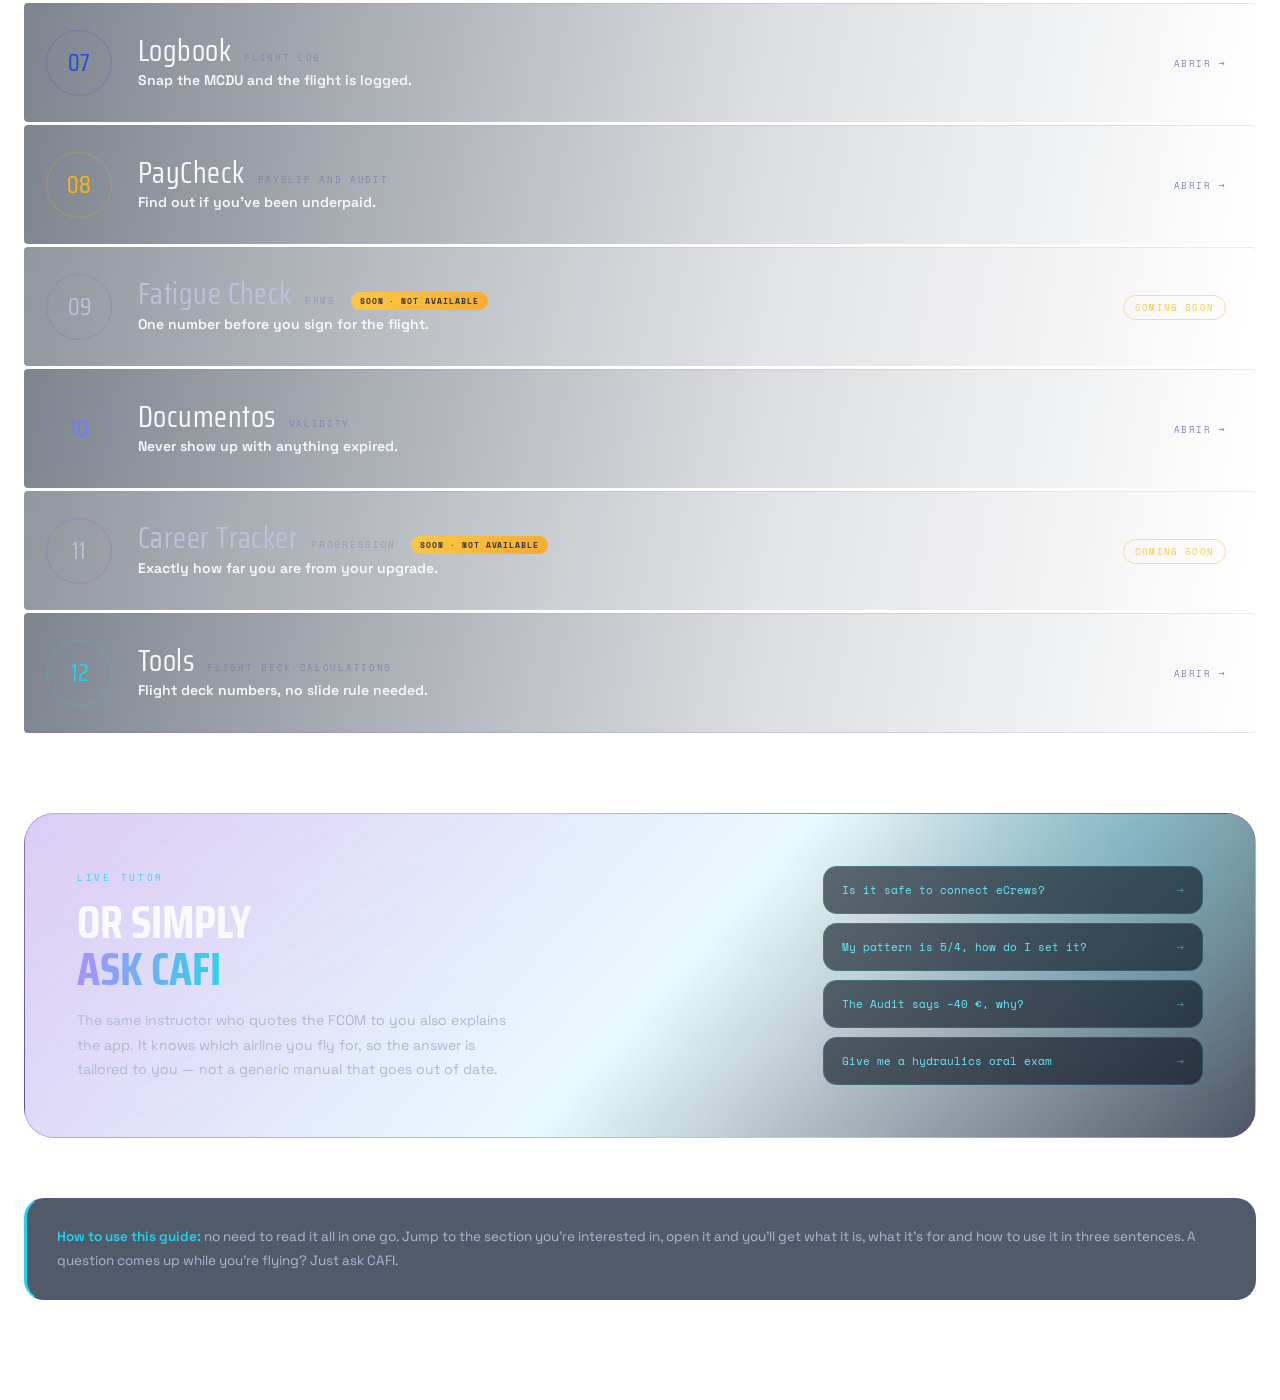
<file: guide.html>
<!DOCTYPE html>
<html lang="es">
<head>
<meta charset="UTF-8">
<!-- Idioma: el mismo traductor que la app (lee pilotos_lang del mismo origen). -->
<script src="js/i18n.js"></script>
<!-- Los diccionarios en inglés pesan ~180 KB y bloquean la carga: sólo se piden
     si la app está en inglés. Siguen siendo síncronos (document.write), así que
     la guía se pinta ya traducida, sin un instante en castellano. -->
<script>if(window.pilotosLang==='en')document.write('<script src="js/i18n-en.js"><\/script><script src="js/i18n-en-rest.js"><\/script><script src="js/i18n-en-guide.js"><\/script>');</script>
<meta name="viewport" content="width=device-width,initial-scale=1">
<script>try{if(matchMedia('(hover:hover) and (pointer:fine)').matches)document.documentElement.classList.add('hov')}catch(e){}</script>
<title>PilotOS · Guía de uso</title>
<link rel="preconnect" href="https://fonts.googleapis.com" crossorigin>
<link href="https://fonts.googleapis.com/css2?family=Space+Grotesk:wght@300;400;500;600;700&family=Space+Mono:wght@400;700&family=Saira+Condensed:wght@600;700&display=swap" rel="stylesheet" media="print" onload="this.media='all'">
<!-- Las fuentes NO bloquean: una hoja pendiente frena el primer pintado y los <script>. -->
<style>
*{box-sizing:border-box;margin:0;padding:0}
:root{
  --navy:#0B1020; --indigo:#312E81; --violet:#7C3AED; --cyan:#22D3EE;
  --white:#F8FAFC; --amber:#F59E0B;
  --violet-l:#A78BFA; --cyan-l:#67E8F9; --indigo-l:#4F46E5; --amber-l:#FBBF24;
  --slate:#7E88AE; --slate-l:#AEB6D4;
  --bg-1:#040d1a; --bg-2:#071832; --bg-3:#0a1e3a;
  --sans:'Space Grotesk',sans-serif; --mono:'Space Mono',monospace; --cond:'Saira Condensed',sans-serif;
}
html{scroll-behavior:smooth}
body{background:linear-gradient(160deg,#040d1a 0%,#071832 55%,#0a1e3a 100%);background-attachment:fixed;color:var(--white);font-family:var(--sans);min-height:100vh;overflow-x:hidden}

/* ═══ ATMÓSFERA: horizonte de cabina ═══ */
.sky{position:fixed;inset:0;z-index:0;pointer-events:none;overflow:hidden}
.sky::before{content:'';position:absolute;left:-10%;right:-10%;top:0;height:62%;
  background:radial-gradient(ellipse 70% 100% at 50% 100%,rgba(124,58,237,.24),transparent 68%)}
.glow{position:fixed;bottom:0;left:0;right:0;height:35%;z-index:1;pointer-events:none;
  background:linear-gradient(0deg,rgba(109,40,217,.14) 0%,transparent 100%)}
.sky::after{content:'';position:absolute;left:-20%;right:-20%;top:58%;height:3px;
  background:linear-gradient(90deg,transparent,rgba(34,211,238,.55) 22%,rgba(167,139,250,.7) 50%,rgba(34,211,238,.55) 78%,transparent);
  filter:blur(2px);animation:hz 9s ease-in-out infinite}
@keyframes hz{0%,100%{opacity:.45;transform:translateY(0)}50%{opacity:.9;transform:translateY(-9px)}}
.orb{position:absolute;border-radius:50%}
/* Antes: filter:blur(110px) sobre círculos de 760 px que se mueven sin parar —
   un desenfoque enorme recompuesto en cada fotograma—. Un degradado radial pinta
   lo mismo sin filtro. */
.o1{width:760px;height:760px;background:radial-gradient(circle,rgba(124,58,237,.20) 0%,rgba(124,58,237,0) 68%);top:-280px;left:-200px;animation:dr1 26s ease-in-out infinite}
.o2{width:640px;height:640px;background:radial-gradient(circle,rgba(34,211,238,.13) 0%,rgba(34,211,238,0) 68%);top:44%;right:-240px;animation:dr2 30s ease-in-out infinite}
.o3{width:520px;height:520px;background:radial-gradient(circle,rgba(49,46,129,.36) 0%,rgba(49,46,129,0) 68%);bottom:-160px;left:26%;animation:dr1 34s ease-in-out infinite}
@keyframes dr1{0%,100%{transform:translate(0,0) scale(1)}50%{transform:translate(110px,120px) scale(1.15)}}
@keyframes dr2{0%,100%{transform:translate(0,0) scale(1)}50%{transform:translate(-130px,-90px) scale(1.12)}}
/* estrellas */
.stars{position:fixed;inset:0;z-index:0;pointer-events:none;
  background-image:radial-gradient(1.4px 1.4px at 12% 18%,rgba(255,255,255,.5),transparent),
  radial-gradient(1.2px 1.2px at 78% 9%,rgba(103,232,249,.55),transparent),
  radial-gradient(1.3px 1.3px at 34% 42%,rgba(255,255,255,.35),transparent),
  radial-gradient(1.1px 1.1px at 88% 62%,rgba(167,139,250,.5),transparent),
  radial-gradient(1.4px 1.4px at 58% 24%,rgba(255,255,255,.4),transparent),
  radial-gradient(1.2px 1.2px at 22% 74%,rgba(34,211,238,.42),transparent);
  animation:tw 7s ease-in-out infinite}
@keyframes tw{0%,100%{opacity:.55}50%{opacity:1}}

.wrap{position:relative;z-index:3;max-width:1280px;margin:0 auto;padding:0 24px 100px}

/* ═══════════ COCKPIT · PFD principal ═══════════ */
.deck-hero{min-height:88vh;display:flex;flex-direction:column;justify-content:center;padding:52px 0 30px;position:relative}

.strip{display:flex;align-items:center;gap:13px;font-family:var(--mono);font-size:9px;
  letter-spacing:.3em;color:var(--cyan);text-transform:uppercase;margin-bottom:34px;flex-wrap:wrap}
.strip .dot{width:6px;height:6px;border-radius:50%;background:var(--cyan);box-shadow:0 0 14px var(--cyan);animation:bl 2.2s infinite}
@keyframes bl{0%,100%{opacity:1}50%{opacity:.18}}
.strip .ln{flex:1;min-width:40px;height:1px;background:linear-gradient(90deg,rgba(34,211,238,.45),transparent)}

.pfd{display:grid;grid-template-columns:1fr 380px;gap:56px;align-items:center}
@media(max-width:1000px){.pfd{grid-template-columns:1fr;gap:44px}}

.wordmark{position:relative}
.wordmark .over{font-family:var(--mono);font-size:10px;letter-spacing:.42em;color:var(--violet-l);
  text-transform:uppercase;margin-bottom:14px;padding-left:4px}
.big{font-family:var(--cond);font-weight:700;text-transform:uppercase;line-height:.82;letter-spacing:-.008em}
.big .r1{display:block;font-size:clamp(60px,10.5vw,132px);color:#fff;opacity:.97;
  text-shadow:0 0 62px rgba(124,58,237,.4)}
.big .r2{display:block;font-size:clamp(60px,10.5vw,132px);
  background:linear-gradient(96deg,var(--indigo-l),var(--violet) 34%,var(--cyan) 72%,var(--cyan-l));
  background-size:240% auto;-webkit-background-clip:text;background-clip:text;-webkit-text-fill-color:transparent;
  animation:sw 11s linear infinite}
@keyframes sw{to{background-position:240% center}}
.big .r2::after{content:'';display:inline-block;width:14px;height:clamp(46px,8vw,96px);
  background:var(--cyan);margin-left:14px;vertical-align:-8%;box-shadow:0 0 26px var(--cyan);animation:bl 1.15s step-end infinite}

.sub{max-width:470px;font-size:15.5px;line-height:1.72;color:var(--slate-l);margin:30px 0 0}
.sub b{color:#fff;font-weight:600}

/* ── ADI: horizonte artificial con progreso ── */
.adi-box{display:flex;flex-direction:column;align-items:center;gap:22px}
.adi{width:300px;height:300px;position:relative;border-radius:50%;flex-shrink:0}
.adi .ball{position:absolute;inset:16px;border-radius:50%;overflow:hidden;
  background:linear-gradient(180deg,#2a1f7d 0%,#4634b0 42%,#0e7f96 50%,#0a5a78 58%,#071832 100%);
  box-shadow:inset 0 0 60px rgba(0,0,0,.6),0 0 70px rgba(124,58,237,.34)}
.adi .ball::before{content:'';position:absolute;left:0;right:0;top:50%;height:2px;background:rgba(255,255,255,.85);
  box-shadow:0 0 14px rgba(255,255,255,.6)}
.adi .ball::after{content:'';position:absolute;inset:0;
  background:repeating-linear-gradient(180deg,transparent 0 28px,rgba(255,255,255,.09) 28px 29px)}
.adi .glass{position:absolute;inset:16px;border-radius:50%;pointer-events:none;
  background:linear-gradient(148deg,rgba(255,255,255,.26),transparent 46%);
  border:1px solid rgba(255,255,255,.13)}
.adi svg.ring{position:absolute;inset:0;transform:rotate(-90deg)}
.adi .core{position:absolute;inset:0;display:grid;place-items:center;text-align:center;z-index:4}
.adi .pc{font-family:var(--cond);font-size:66px;line-height:1;color:#fff;text-shadow:0 3px 22px rgba(0,0,0,.7)}
.adi .pl{font-family:var(--mono);font-size:8.5px;letter-spacing:.28em;color:rgba(255,255,255,.85);margin-top:5px}
.adi .tick{position:absolute;top:2px;left:50%;transform:translateX(-50%);
  border-left:7px solid transparent;border-right:7px solid transparent;border-top:11px solid var(--amber)}

.adi-read{display:flex;gap:9px;flex-wrap:wrap;justify-content:center}
.rd{background:rgba(7,20,40,.76);border:1px solid rgba(34,211,238,.18);
  border-radius:13px;padding:11px 15px;text-align:center;min-width:96px;position:relative;overflow:hidden}
.rd::after{content:'';position:absolute;inset:0;background:linear-gradient(150deg,rgba(255,255,255,.09),transparent 46%)}
.rd .k{font-family:var(--mono);font-size:7.5px;letter-spacing:.2em;color:var(--slate);text-transform:uppercase}
.rd .v{font-family:var(--cond);font-size:23px;margin-top:2px}
.rd .v small{font-family:var(--mono);font-size:11px;color:var(--slate)}
.rd:nth-child(1) .v{color:var(--cyan)} .rd:nth-child(2) .v{color:var(--violet-l)} .rd:nth-child(3) .v{color:var(--amber-l)}

.scroll-cue{position:absolute;bottom:6px;left:50%;transform:translateX(-50%);
  font-family:var(--mono);font-size:9px;letter-spacing:.26em;color:var(--slate);text-align:center}
.scroll-cue i{display:block;width:1px;height:32px;margin:9px auto 0;
  background:linear-gradient(180deg,var(--cyan),transparent);animation:fall 2.1s ease-in-out infinite}
@keyframes fall{0%{opacity:0;transform:scaleY(0);transform-origin:top}50%{opacity:1;transform:scaleY(1)}100%{opacity:0;transform:scaleY(1);transform-origin:bottom}}

/* ═══════════ CONSOLA · lista de instrumentos ═══════════ */
.console{margin-top:96px}
.ch{display:flex;align-items:flex-end;gap:20px;margin-bottom:8px;flex-wrap:wrap}
.ch h2{font-family:var(--cond);font-size:clamp(34px,5vw,58px);text-transform:uppercase;line-height:.9;letter-spacing:.005em}
.ch h2 span{background:linear-gradient(96deg,var(--violet),var(--cyan));
  -webkit-background-clip:text;background-clip:text;-webkit-text-fill-color:transparent}
.ch p{font-family:var(--mono);font-size:10px;color:var(--slate);letter-spacing:.12em;padding-bottom:7px}
.ch .ln{flex:1;min-width:60px;height:1px;background:linear-gradient(90deg,rgba(34,211,238,.4),transparent);margin-bottom:14px}

.filters{display:flex;gap:7px;flex-wrap:wrap;margin:26px 0 34px}
.fb{background:rgba(7,20,40,.74);border:1px solid rgba(34,211,238,.16);
  border-radius:100px;padding:8px 17px;cursor:pointer;font-family:var(--mono);font-size:10px;
  letter-spacing:.1em;text-transform:uppercase;color:var(--slate-l);transition:.22s}
.fb:hover{border-color:rgba(34,211,238,.5);color:#fff}
.fb.on{color:#fff;border-color:transparent;background:linear-gradient(115deg,var(--violet),var(--cyan));
  box-shadow:0 6px 30px rgba(124,58,237,.42)}
.fb:focus-visible{outline:2px solid var(--cyan);outline-offset:2px}

/* ── FILA DE INSTRUMENTO: no es una tarjeta, es un riel ── */
.rows{display:flex;flex-direction:column;gap:3px}
.row{position:relative;contain:layout paint;display:grid;grid-template-columns:66px 1fr auto;gap:26px;align-items:center;
  padding:26px 30px 26px 22px;cursor:pointer;border-radius:4px;
  background:linear-gradient(100deg,rgba(7,20,40,.52),rgba(7,20,40,.14) 60%,transparent);
  border-top:1px solid rgba(124,58,237,.14);
  transition:background .2s,transform .22s cubic-bezier(.2,.9,.3,1),padding .22s;
  animation:sl .6s cubic-bezier(.2,.8,.2,1) backwards;overflow:hidden}
@keyframes sl{from{opacity:0;transform:translateX(-22px)}to{opacity:1;transform:none}}
.row:last-child{border-bottom:1px solid rgba(124,58,237,.14)}
@media(max-width:820px){.row{grid-template-columns:52px 1fr;gap:16px;padding:22px 16px}}
/* barra de acento que crece */
.row::before{content:'';position:absolute;left:0;top:0;bottom:0;width:3px;background:var(--acc);
  transform:scaleY(0);transform-origin:center;transition:transform .24s cubic-bezier(.2,.9,.3,1);
  box-shadow:0 0 22px var(--acc)}
/* barrido de luz */
.row::after{content:'';position:absolute;inset:0;pointer-events:none;opacity:0;transition:opacity .22s;
  background:radial-gradient(620px circle at var(--mx,50%) var(--my,50%),
    color-mix(in srgb,var(--acc) 15%,transparent),transparent 58%)}
html.hov .row:hover{background:linear-gradient(100deg,color-mix(in srgb,var(--acc) 13%,transparent),rgba(7,20,40,.3) 52%,transparent);
  transform:translateX(9px);padding-left:30px}
html.hov .row:hover::before{transform:scaleY(1)}
html.hov .row:hover::after{opacity:1}
.row:focus-visible{outline:2px solid var(--acc);outline-offset:-2px}

/* dial numérico a la izquierda */
.gauge{position:relative;width:66px;height:66px;display:grid;place-items:center;flex-shrink:0}
@media(max-width:820px){.gauge{width:52px;height:52px}}
.gauge svg{position:absolute;inset:0;transform:rotate(-90deg)}
.gauge .no{font-family:var(--cond);font-size:24px;color:var(--acc);z-index:2;transition:.2s}
.gauge .ic{position:absolute;font-size:19px;opacity:0;transform:scale(.6);transition:.2s;z-index:3}
html.hov .row:hover .gauge .no{opacity:0;transform:scale(.6)}
html.hov .row:hover .gauge .ic{opacity:1;transform:scale(1)}
.gauge .rim{position:absolute;inset:0;border-radius:50%;border:1px solid color-mix(in srgb,var(--acc) 26%,transparent);
  transition:.22s}
html.hov .row:hover .gauge .rim{box-shadow:0 0 28px color-mix(in srgb,var(--acc) 40%,transparent);
  border-color:color-mix(in srgb,var(--acc) 60%,transparent);transform:scale(1.06)}

.meat{min-width:0}
.mtop{display:flex;align-items:baseline;gap:13px;flex-wrap:wrap;margin-bottom:5px}
.mname{font-family:var(--cond);font-size:30px;letter-spacing:.015em;line-height:1;transition:color .2s}
@media(max-width:820px){.mname{font-size:24px}}
html.hov .row:hover .mname{color:var(--acc)}
.mrole{font-family:var(--mono);font-size:8.5px;letter-spacing:.2em;color:var(--slate);text-transform:uppercase}
.mhook{font-size:14px;font-weight:600;color:var(--white);line-height:1.4;margin-bottom:0}
/* cuerpo que se despliega al hover */
.logo-slot{display:flex;gap:20px;align-items:center;margin-bottom:15px}
@media(max-width:600px){.logo-slot{flex-direction:column;align-items:flex-start;gap:14px}}
.logo-tile{width:104px;height:104px;border-radius:23px;flex-shrink:0;position:relative;overflow:hidden;
  display:block;background:transparent;
  box-shadow:0 12px 34px rgba(2,8,18,.55),0 0 26px color-mix(in srgb,var(--acc) 24%,transparent);
  transform:scale(.9);opacity:0;
  transition:transform .22s cubic-bezier(.2,.9,.3,1),opacity .18s;will-change:transform,opacity}
html.hov .row:hover .logo-tile,html.hov .row:focus-within .logo-tile{transform:scale(1);opacity:1}

.logo-tile svg{width:100%;height:100%;display:block;position:relative;z-index:2}
.logo-tile::after{display:none}
.logo-meta{min-width:0}
.logo-full{font-family:var(--cond);font-size:20px;line-height:1.12;letter-spacing:.02em;
  color:var(--acc);text-transform:uppercase;margin-bottom:5px}
.logo-sub{font-family:var(--mono);font-size:9px;letter-spacing:.16em;color:var(--slate);text-transform:uppercase}
.mbody{display:grid;grid-template-rows:0fr;opacity:0;transition:grid-template-rows .26s cubic-bezier(.2,.9,.3,1),opacity .18s,margin .26s}
.mbody>div{overflow:hidden;min-height:0}
html.hov .row:hover .mbody,html.hov .row:focus-within .mbody{grid-template-rows:1fr;opacity:1;margin-top:11px}
.mbody p{font-size:12.5px;line-height:1.68;color:var(--slate-l);max-width:640px}
.mbody p b{color:var(--acc);font-weight:600}
.chips{display:flex;gap:6px;flex-wrap:wrap;margin-top:13px}
.chip{font-family:var(--mono);font-size:8.5px;padding:4px 10px;border-radius:100px;contain:layout;
  background:color-mix(in srgb,var(--acc) 11%,transparent);
  border:1px solid color-mix(in srgb,var(--acc) 28%,transparent);color:#fff}
.term{margin-top:13px;padding:13px 16px;border-radius:11px;font-family:var(--mono);font-size:10.5px;line-height:1.85;
  background:rgba(4,13,26,.72);border:1px solid color-mix(in srgb,var(--acc) 20%,transparent);max-width:640px}
.term .q{color:var(--amber-l)} .term .a{color:var(--cyan-l)} .term .s{color:var(--slate);font-size:9px} .term .ok{color:var(--cyan)}
.term .cr{display:inline-block;width:6px;height:12px;background:var(--acc);vertical-align:-2px;animation:bl 1.05s step-end infinite}

.tvid{display:inline-flex;align-items:center;gap:9px;min-height:44px;padding:0 16px 0 7px;border-radius:100px;border:1px solid color-mix(in srgb,var(--tac) 55%,transparent);
  background:linear-gradient(135deg,var(--tg1),var(--tg2) 62%,var(--tg3) 150%);color:#fff;font-family:var(--mono);font-size:10px;letter-spacing:.14em;text-transform:uppercase;white-space:nowrap;cursor:pointer;
  box-shadow:inset 0 1px 0 rgba(255,255,255,.22),0 8px 22px -10px var(--tg3);transition:transform .2s cubic-bezier(.2,.9,.3,1)}
.tvid:active{transform:scale(.96)}
.tvid i{width:30px;height:30px;border-radius:50%;display:grid;place-items:center;background:rgba(255,255,255,.18);border:1px solid rgba(255,255,255,.4)}
.tvid i svg{width:12px;height:12px;margin-left:2px;fill:#fff}
.tvid b{font-weight:400}
.right{display:flex;flex-direction:column;align-items:flex-end;gap:9px;flex-shrink:0}
@media(max-width:820px){.right{grid-column:1/-1;flex-direction:row;align-items:center;justify-content:space-between;margin-top:4px}}
.stat{font-family:var(--mono);font-size:8px;letter-spacing:.16em;padding:5px 12px;border-radius:100px;font-weight:700;border:1px solid;white-space:nowrap}
.s-done{color:var(--cyan);background:rgba(34,211,238,.1);border-color:rgba(34,211,238,.34)}
.s-half{color:var(--violet-l);background:rgba(124,58,237,.13);border-color:rgba(124,58,237,.38)}
.s-new{color:var(--amber-l);background:rgba(245,158,11,.1);border-color:rgba(245,158,11,.32)}
.dur{font-family:var(--mono);font-size:9px;color:var(--slate)}
.go{font-family:var(--mono);font-size:14px;color:var(--acc);opacity:0;transform:translateX(-8px);transition:.22s}
html.hov .row:hover .go{opacity:1;transform:none}

/* ═══════════ CAFI ═══════════ */
.cafi{margin-top:80px;position:relative;border-radius:30px;padding:52px;overflow:hidden;
  background:linear-gradient(132deg,rgba(109,40,217,.26),rgba(34,211,238,.1) 52%,rgba(7,20,40,.72));
  border:1px solid rgba(124,58,237,.3)}
@media(max-width:700px){.cafi{padding:32px 24px}}
.cafi::before{content:'';position:absolute;width:520px;height:520px;border-radius:50%;
  background:radial-gradient(circle,rgba(34,211,238,.22),rgba(34,211,238,.08) 45%,transparent 72%);top:-230px;right:-140px;
  animation:dr2 24s ease-in-out infinite}
.cafi::after{content:'';position:absolute;inset:0;pointer-events:none;border-radius:30px;
  background:linear-gradient(150deg,rgba(255,255,255,.08),transparent 42%)}
.ci{position:relative;display:grid;grid-template-columns:1fr 380px;gap:44px;align-items:center}
@media(max-width:900px){.ci{grid-template-columns:1fr;gap:30px}}
.ctag{font-family:var(--mono);font-size:9px;letter-spacing:.3em;color:var(--cyan);text-transform:uppercase;margin-bottom:15px}
.ch2{font-family:var(--cond);font-size:clamp(30px,4.4vw,46px);line-height:1.02;margin-bottom:16px;text-transform:uppercase}
.ch2 em{font-style:normal;background:linear-gradient(96deg,var(--violet-l),var(--cyan));
  -webkit-background-clip:text;background-clip:text;-webkit-text-fill-color:transparent}
.cp{font-size:14px;line-height:1.72;color:var(--slate-l);max-width:450px}
.asks{display:flex;flex-direction:column;gap:9px}
.ask{padding:15px 18px;border-radius:14px;cursor:pointer;font-family:var(--mono);font-size:10.5px;
  color:var(--cyan-l);background:rgba(4,13,26,.6);border:1px solid rgba(34,211,238,.2);
  transition:.25s;display:flex;justify-content:space-between;align-items:center;gap:12px}
.ask:hover{border-color:rgba(34,211,238,.62);background:rgba(34,211,238,.11);transform:translateX(5px);color:#fff}
.ask span{opacity:.45;transition:.25s}
.ask:hover span{opacity:1;transform:translateX(4px)}
.ask:focus-visible{outline:2px solid var(--cyan);outline-offset:2px}

/* ═══════════ INSIGNIAS ═══════════ */
.bh{display:flex;align-items:flex-end;gap:18px;margin:88px 0 26px;flex-wrap:wrap}
.bh h2{font-family:var(--cond);font-size:clamp(30px,4.4vw,48px);text-transform:uppercase;line-height:.9}
.bh .ln{flex:1;min-width:50px;height:1px;background:linear-gradient(90deg,rgba(245,158,11,.4),transparent);margin-bottom:11px}
.bh .cnt{font-family:var(--mono);font-size:10px;color:var(--slate);padding-bottom:6px}
.meds{display:grid;grid-template-columns:repeat(auto-fit,minmax(180px,1fr));gap:16px}
.med{position:relative;padding:28px 18px;text-align:center;border-radius:18px;overflow:hidden;
  background:rgba(7,20,40,.72);border:1px solid rgba(34,211,238,.16);transition:.4s}
.med::after{content:'';position:absolute;inset:0;pointer-events:none;
  background:linear-gradient(155deg,rgba(255,255,255,.08),transparent 44%)}
.med:not(.lk):hover{transform:translateY(-6px);border-color:rgba(245,158,11,.5);
  box-shadow:0 20px 52px rgba(2,8,18,.66)}
.mm{width:66px;height:66px;margin:0 auto 15px;border-radius:50%;display:grid;place-items:center;font-size:27px;
  position:relative;background:radial-gradient(circle,rgba(245,158,11,.24),rgba(124,58,237,.06));
  border:1px solid rgba(245,158,11,.4)}
.med:not(.lk) .mm::before{content:'';position:absolute;inset:-6px;border-radius:50%;
  border:1px solid rgba(245,158,11,.28);animation:rg 3.2s ease-out infinite}
@keyframes rg{0%{transform:scale(.88);opacity:.9}100%{transform:scale(1.32);opacity:0}}
.mt{font-family:var(--cond);font-size:19px;letter-spacing:.02em;margin-bottom:5px}
.md{font-family:var(--mono);font-size:9px;color:var(--slate);line-height:1.6}
.med.lk{opacity:.28}
.med.lk .mm{background:rgba(126,136,174,.05);border-color:rgba(126,136,174,.18)}

.note{margin-top:60px;padding:26px 30px;border-radius:20px;font-size:13.5px;line-height:1.76;
  color:var(--slate-l);background:rgba(7,20,40,.7);
  border:1px solid rgba(124,58,237,.18);border-left:3px solid var(--cyan)}
.note b{color:var(--cyan);font-weight:600}
@media(prefers-reduced-motion:reduce){*{animation:none!important;transition:none!important}}

/* ═══ GUÍA ═══ */
.deck-hero.guide{min-height:70vh;justify-content:center;padding:64px 0 30px}
.guide .wordmark{max-width:840px}
.guide .sub{max-width:640px}
.howto{display:grid;grid-template-columns:repeat(3,1fr);gap:20px;margin-top:2px}
@media(max-width:760px){.howto{grid-template-columns:1fr;gap:14px}}
.ht{position:relative;padding-left:15px}
.ht::before{content:'';position:absolute;left:0;top:4px;bottom:4px;width:2px;border-radius:2px;background:var(--acc);opacity:.55}
.ht b{display:block;font-family:var(--mono);font-size:8.5px;letter-spacing:.18em;text-transform:uppercase;color:var(--acc);margin-bottom:8px}
.ht p{font-size:12.5px;line-height:1.62;color:var(--slate-l);max-width:none}
.open{font-family:var(--mono);font-size:9px;letter-spacing:.16em;text-transform:uppercase;color:var(--slate);white-space:nowrap;transition:color .2s;cursor:pointer}
html.hov .row:hover .open{color:var(--acc)}
/* tap-para-expandir en móvil (espeja el :hover) */
.row.xp{background:linear-gradient(100deg,color-mix(in srgb,var(--acc) 13%,transparent),rgba(7,20,40,.3) 52%,transparent)}
.row.xp::before{transform:scaleY(1)}
.row.xp .mbody{grid-template-rows:1fr;opacity:1;margin-top:11px}
.row.xp .logo-tile{transform:scale(1);opacity:1}
.row.xp .mname{color:var(--acc)}
.row.xp .open{color:var(--acc)}
.row.xp .gauge .no{opacity:0;transform:scale(.6)}
.row.xp .gauge .ic{opacity:1;transform:scale(1) rotate(90deg)}
/* En pantalla táctil el hover y el foco se quedan «pegados» tras el toque: con
   ellos abriendo la fila, un segundo toque no la cerraba. Sólo abren con ratón
   (html.hov); con el dedo manda .xp, que el toque pone y quita (26-nov-2026). */
/* mandos de la guía (solo visibles embebida en la app) ─────────────────────────
   Los DOS van juntos y arriba, no al final: la guía son doce secciones y un
   mando que sólo aparece tras scrollear hasta el fondo es un mando que no
   existe para quien no scrollea. Y 44 px de alto — la lección de la papelera de
   Gastos: un objetivo de 29 px se falla, y «he fallado el blanco» y «esto no
   se puede hacer» se ven igual desde el asiento del piloto. */
/* ⚠ Se VEN por defecto y es el JS quien los QUITA cuando la guía está suelta, y
   no al revés. La hoja de Google Fonts del <head> bloquea la ejecución de todo
   <script> hasta que resuelve, así que con la red lenta —o sin ella— los mandos
   tardaban segundos en aparecer: el pilotó abría la guía y no tenía ni con qué
   volver ni con qué apagarla. Embebida es como se abre siempre; suelta, en una
   pestaña, es el caso raro y es el que puede permitirse un parpadeo. */
/* La barra de arriba es UNA, opaca y fija (26-nov-2026): antes los mandos iban
   fijos a la derecha —debajo del botón «Reportar» de la app, que los tapaba— y
   las pestañas pegajosas flotaban sobre el texto al rodar, sin fondo detrás, y
   no se leía nada. Fila 1: pestañas, con la derecha LIBRE para «Reportar».
   Fila 2: los mandos. El contenido empieza debajo (--gbar, medido). */
#g-bar{position:fixed;top:0;left:0;right:0;z-index:60;display:flex;flex-direction:column;align-items:flex-start;gap:8px;
  padding:calc(8px + env(safe-area-inset-top,0px)) 14px 10px;
  background:linear-gradient(180deg,#070C1C 0%,#0A1226 100%);border-bottom:1px solid rgba(124,58,237,.28);box-shadow:0 10px 28px rgba(0,0,0,.45)}
#g-bar.suelta{display:none}
#g-tabs[hidden]+#g-acts{margin-top:44px}
#g-acts{display:flex;gap:8px;flex-wrap:wrap;max-width:100%}
#g-acts.suelta{display:none}
.wrap{padding-top:var(--gbar,calc(112px + env(safe-area-inset-top,0px)))}
html.gsuelta .wrap{padding-top:0}
#g-acts button{display:inline-flex;align-items:center;gap:7px;min-height:44px;padding:0 14px;
  border-radius:100px;cursor:pointer;
  font-family:var(--mono);font-size:10px;letter-spacing:.12em;text-transform:uppercase;color:#fff;
  background:#111A33;border:1px solid rgba(167,139,250,.45)}
#g-acts button:hover{border-color:var(--cyan);color:var(--cyan)}
#g-acts button svg{flex:none}
/* Pulsado: la guía se va enseguida, pero el mando lo confirma mientras se va. */
#g-nunca.done{border-color:var(--cyan);color:var(--cyan);background:rgba(34,211,238,.14)}
/* ── Ejemplos dentro de las secciones ── */
.gx{margin-top:15px;display:flex;flex-direction:column;gap:9px}
.gx-lbl{font-family:var(--mono);font-size:8px;letter-spacing:.2em;text-transform:uppercase;color:var(--slate)}
.gx-chat{display:flex;flex-direction:column;gap:9px;padding:14px 15px;border-radius:14px;background:rgba(4,13,26,.6);border:1px solid color-mix(in srgb,var(--acc) 22%,transparent);max-width:560px}
.gx-q{align-self:flex-end;max-width:82%;padding:9px 13px;border-radius:14px 14px 4px 14px;background:rgba(124,58,237,.18);border:1px solid rgba(124,58,237,.34);font-size:12.5px;color:#fff}
.gx-arow{display:flex;gap:10px;align-items:flex-start;max-width:90%}
.gx-av{flex-shrink:0;width:30px;height:30px;border-radius:50%;display:grid;place-items:center;font-family:var(--mono);font-size:7px;font-weight:700;color:#fff;background:linear-gradient(135deg,#4B1FA7,#8B5CF6);border:1px solid rgba(167,139,250,.5)}
.gx-bub{padding:10px 13px;border-radius:4px 14px 14px 14px;background:rgba(139,92,246,.1);border:1px solid rgba(139,92,246,.3);font-size:12.5px;line-height:1.55;color:var(--slate-l)}
.gx-bub b{color:#fff}
.gx-src{margin-top:7px;font-family:var(--mono);font-size:9px;color:var(--cyan-l)}
.gx-nt{display:flex;flex-direction:column;gap:3px;padding:10px 13px;border-radius:11px;border-left:3px solid;background:rgba(4,13,26,.55);max-width:560px}
.gx-nt .gx-sev{font-family:var(--mono);font-size:8px;letter-spacing:.14em;font-weight:700}
.gx-nt .gx-txt{font-size:12px;color:var(--slate-l)}
.gx-nt.red{border-color:#EF4444;background:rgba(239,68,68,.08)} .gx-nt.red .gx-sev{color:#F87171}
.gx-nt.amb{border-color:#F59E0B;background:rgba(245,158,11,.08)} .gx-nt.amb .gx-sev{color:#FBBF24}
.gx-aria{display:flex;gap:13px;align-items:center;padding:13px 15px;border-radius:14px;background:rgba(4,13,26,.6);border:1px solid rgba(167,139,250,.28);max-width:560px}
.gx-play{flex-shrink:0;width:38px;height:38px;border-radius:50%;display:grid;place-items:center;font-size:13px;color:#fff;background:linear-gradient(135deg,#7C3AED,#A78BFA);box-shadow:0 4px 16px rgba(124,58,237,.4)}
.gx-aria-t{font-family:var(--cond);font-size:15px;color:#fff;letter-spacing:.02em}
.gx-aria-s{margin-top:3px;font-size:11.5px;line-height:1.5;color:var(--slate-l);font-style:italic}
.gx-oral{padding:13px 15px;border-radius:14px;background:rgba(4,13,26,.6);border:1px solid rgba(11,114,231,.3);max-width:560px}
.gx-oq{font-family:var(--mono);font-size:8px;letter-spacing:.16em;color:#5BA6F5;margin-bottom:6px}
.gx-otxt{font-size:12.5px;line-height:1.5;color:#fff}
.gx-omic{margin-top:10px;display:inline-flex;align-items:center;gap:7px;font-family:var(--mono);font-size:9.5px;color:var(--cyan-l);padding:6px 12px;border-radius:100px;background:rgba(34,211,238,.1);border:1px solid rgba(34,211,238,.28)}
.gx-pay{padding:2px 15px;border-radius:14px;background:rgba(4,13,26,.6);border:1px solid rgba(255,184,0,.26);max-width:420px}
.gx-pl{display:flex;justify-content:space-between;align-items:center;padding:9px 0;border-bottom:1px solid rgba(255,255,255,.06);font-size:12.5px;color:var(--slate-l)}
.gx-pl b{font-family:var(--cond);font-size:15px;color:#fff}
.gx-pl b.neg{color:#F87171}
.gx-pl.total{border-bottom:0} .gx-pl.total span{color:#FBBF24;font-weight:600} .gx-pl.total b{color:#FBBF24;font-size:18px}
.gx-docs{display:flex;flex-wrap:wrap;gap:8px;max-width:560px}
.gx-doc{flex:1;min-width:150px;padding:11px 13px;border-radius:12px;background:rgba(4,13,26,.55);border:1px solid rgba(255,255,255,.08)}
.gx-doc .gx-dn{font-size:12.5px;color:#fff;font-weight:600}
.gx-doc .gx-dd{margin-top:4px;font-family:var(--mono);font-size:9.5px}
.gx-doc.ok{border-color:rgba(34,211,238,.28)} .gx-doc.ok .gx-dd{color:#5BE8F5}
.gx-doc.warn{border-color:rgba(245,158,11,.4);background:rgba(245,158,11,.06)} .gx-doc.warn .gx-dd{color:#FBBF24}
.soon-badge{display:inline-block;font-family:var(--mono);font-size:8px;font-weight:700;letter-spacing:.12em;color:#0B1020;background:linear-gradient(115deg,#FBBF24,#F59E0B);padding:3px 9px;border-radius:100px;margin-left:2px;vertical-align:2px;white-space:nowrap}
.row[data-soon]{opacity:.85}
.row[data-soon] .gauge .no,.row[data-soon] .mname{color:var(--slate-l)}
.gx-soon{display:flex;align-items:center;gap:12px;margin-top:15px;padding:13px 16px;border-radius:14px;background:rgba(245,158,11,.08);border:1px dashed rgba(245,158,11,.42);max-width:560px}
.gx-soon .gx-si{font-size:20px}
.gx-soon .gx-st{font-family:var(--cond);font-size:16px;color:#FBBF24;letter-spacing:.04em}
.gx-soon .gx-ss{font-size:11.5px;color:var(--slate-l);margin-top:2px}
.soon-cta{font-family:var(--mono);font-size:9px;letter-spacing:.13em;text-transform:uppercase;color:#FBBF24;white-space:nowrap;border:1px solid rgba(245,158,11,.4);padding:5px 11px;border-radius:100px}

/* ── Guía · Vídeos ── */
.gtabs{display:flex;gap:4px;width:max-content;max-width:calc(100% - 118px);
  margin:0;padding:4px;border-radius:100px;background:#111A33;border:1px solid rgba(167,139,250,.4)}
.gtabs[hidden]{display:none}
.gtabs button{display:inline-flex;align-items:center;gap:8px;min-height:44px;padding:0 18px;border:0;border-radius:100px;cursor:pointer;background:transparent;
  font-family:var(--mono);font-size:10px;letter-spacing:.14em;text-transform:uppercase;color:var(--slate-l)}
.gtabs button.on{color:#fff;font-weight:700;text-shadow:0 1px 2px rgba(0,0,0,.45);background:linear-gradient(115deg,var(--violet),#0891B2);box-shadow:0 6px 22px rgba(124,58,237,.4)}
.gtabs button svg{flex:none}
.gtabs .n{font-size:9px;padding:2px 6px;border-radius:100px;background:rgba(0,0,0,.28)}
#g-vids{display:none;padding:22px 0 20px}
body.vids #g-vids{display:block}
body.vids .deck-hero,body.vids .console,body.vids .cafi,body.vids .note{display:none}
.gv-h{font-family:var(--cond);font-size:clamp(34px,6vw,54px);text-transform:uppercase;line-height:.92}
.gv-h span{background:linear-gradient(96deg,var(--violet),var(--cyan));-webkit-background-clip:text;background-clip:text;-webkit-text-fill-color:transparent}
.gv-sub{font-size:14px;line-height:1.6;color:#CBD5E1;margin:10px 0 6px;max-width:560px}
/* Cada serie empieza con una BARRA TRANSVERSAL de lado a lado, con el degradado
   de su tarjeta del Home, el ICONO DE LA APP de esa sección (el mismo logo de la
   fila de la guía) y el nombre grande: no se confunde con los vídeos de debajo. */
.gv-ser{margin-top:40px}
.gv-st{position:relative;display:flex;align-items:center;gap:14px;margin:0 -24px 16px;padding:14px 24px;
  background:linear-gradient(100deg,var(--g1) 0%,var(--g2) 55%,var(--g3) 100%);
  border-top:1px solid color-mix(in srgb,var(--ac) 70%,#fff);border-bottom:3px solid var(--ac);
  box-shadow:0 10px 30px color-mix(in srgb,var(--ac) 25%,transparent)}
.gv-dot{width:58px;height:58px;border-radius:15px;overflow:hidden;flex:none;display:grid;place-items:center;color:#fff;
  background:linear-gradient(135deg,var(--g2),var(--g3));box-shadow:0 4px 14px rgba(0,0,0,.45)}
.gv-dot svg{width:100%;height:100%;display:block}
.gv-dot.dib svg{width:28px;height:28px}
.gv-sn{font-family:var(--cond);font-size:32px;text-transform:uppercase;letter-spacing:.02em;color:#fff;line-height:1;text-shadow:0 2px 6px rgba(0,0,0,.55)}
.gv-sm{margin-top:6px;display:inline-block;font-family:var(--mono);font-size:10px;letter-spacing:.12em;text-transform:uppercase;color:#fff;
  padding:3px 9px;border-radius:100px;background:rgba(0,0,0,.4)}
.gv-grid{display:grid;grid-template-columns:repeat(auto-fill,minmax(250px,1fr));gap:14px}
.gv-c{display:block;text-align:left;width:100%;padding:0;border:1px solid color-mix(in srgb,var(--ac) 35%,transparent);border-radius:16px;overflow:hidden;cursor:pointer;
  background:#0B1430;color:var(--white);font-family:var(--sans);transition:transform .18s,border-color .18s}
.gv-c:active{transform:scale(.97)}
html.hov .gv-c:hover{transform:translateY(-3px);border-color:var(--ac)}
.gv-pv{position:relative;display:block;aspect-ratio:16/9;background:#071428 center/cover no-repeat}
.gv-pl{position:absolute;left:50%;top:50%;width:48px;height:48px;margin:-24px 0 0 -24px;border-radius:50%;display:grid;place-items:center;background:rgba(7,20,40,.62);border:1px solid rgba(255,255,255,.55)}
.gv-pl svg{width:16px;height:16px;margin-left:3px;fill:#fff}
.gv-du{position:absolute;right:8px;bottom:8px;font-family:var(--mono);font-size:10px;padding:3px 7px;border-radius:7px;background:rgba(0,0,0,.72);color:#fff}
.gv-nm{position:absolute;left:8px;top:8px;font-family:var(--mono);font-size:10px;padding:3px 8px;border-radius:7px;background:var(--ac);color:#06121f;font-weight:700}
.gv-tx{display:block;padding:12px 14px 14px}
.gv-t{display:block;font-size:15px;font-weight:600;line-height:1.3;color:#fff}
.gv-d{display:block;font-size:12.5px;line-height:1.5;color:#CBD5E1;margin-top:4px}
html.pausa .orb,html.pausa .sky::after,html.pausa *{animation-play-state:paused!important}
</style>
</head>
<body>
<div class="sky"><div class="orb o1"></div><div class="orb o2"></div><div class="orb o3"></div></div>
<div class="stars"></div>
<div class="glow"></div>
<div id="g-bar">
<nav class="gtabs" id="g-tabs" hidden translate="no"></nav>
<div id="g-acts">
  <!-- El icono va DIBUJADO (<path>), no escrito con un carácter: un glifo lo
       pinta la fuente del móvil del piloto y no el código — la luna de las
       pernoctas. Ojo tachado = «no me la vuelvas a enseñar». -->
  <button id="g-nunca" type="button" title="No volver a abrir la guía al entrar en la app">
    <svg width="14" height="14" viewBox="0 0 24 24" fill="none" stroke="currentColor" stroke-width="2" stroke-linecap="round" stroke-linejoin="round" aria-hidden="true" focusable="false"><path d="M17.94 17.94A10.07 10.07 0 0 1 12 20c-7 0-11-8-11-8a18.45 18.45 0 0 1 5.06-5.94"/><path d="M9.9 4.24A9.12 9.12 0 0 1 12 4c7 0 11 8 11 8a18.5 18.5 0 0 1-2.16 3.19"/><path d="M14.12 14.12a3 3 0 1 1-4.24-4.24"/><path d="M1 1l22 22"/></svg>
    No volver a mostrar
  </button>
  <button id="g-close" type="button">✕ Volver a la app</button>
</div>
</div>

<div class="wrap">

<!-- Guía · Vídeos: los tutoriales viven DENTRO de la guía (26-nov-2026). Sólo
     embebida en la app y cuando la app ha mandado la lista (pilotos-tuts). -->
<section id="g-vids" translate="no"></section>

<!-- ══════════ PFD ══════════ -->
<header class="deck-hero guide">
  <div class="strip">
    <span class="dot"></span> PilotOS · Guía de uso <span class="ln"></span> 12 secciones · a tu ritmo
  </div>
  <div class="wordmark">
    <div class="over">Guía de la aplicación</div>
    <h1 class="big"><span class="r1">GUÍA DE</span><span class="r2">PILOTOS</span></h1>
    <p class="sub"><b>Aprende a sacarle el máximo a PilotOS.</b> Aquí tienes las doce secciones de la app explicadas en tres frases cada una — qué es, para qué sirve y cómo se usa — para que ninguna función se te quede escondida. No hace falta leerla entera: abre la que te interese y empieza por ahí.</p>
  </div>
  <div class="scroll-cue">LAS 12 SECCIONES<i></i></div>
</header>

<!-- ══════════ CONSOLA ══════════ -->
<section class="console">
  <div class="ch">
    <h2>Las 12 <span>secciones</span></h2>
    <span class="ln"></span>
    <p id="g-hint">PASA POR ENCIMA PARA ABRIR</p>
  </div>

  <div class="filters">
    <button class="fb on" data-f="all">Todo · 12</button>
    <button class="fb" data-f="ops">Operación</button>
    <button class="fb" data-f="train">Formación</button>
    <button class="fb" data-f="admin">Administración</button>
  </div>

  <div class="rows" id="rows">
    <article class="row" tabindex="0" data-c="ops" data-nav="home" style="--acc:#22D3EE;--grad:linear-gradient(135deg,#041B3A 0%,#0A3A6B 48%,#22D3EE 100%);animation-delay:0.00s">
      <div class="gauge"><div class="rim"></div><span class="no">01</span><span class="ic">▸</span></div>
      <div class="meat">
        <div class="mtop"><div class="mname">Home</div><div class="mrole">Panel del día</div></div>
        <p class="mhook">Lo que importa hoy, de un vistazo.</p>
        <div class="mbody"><div>
          <div class="logo-slot">
            <div class="logo-tile"><svg viewBox="0 0 64 64" fill="none" stroke="#fff" stroke-width="2.4" stroke-linecap="round" stroke-linejoin="round"><path d="M10 29L32 11l22 18"/><path d="M16 27v22h32V27" fill="rgba(255,255,255,.1)"/><path d="M26 49V36h12v13"/><circle cx="32" cy="24" r="2.6" fill="#fff" opacity=".8"/></svg></div>
            <div class="logo-meta"><div class="logo-full">HOME · DAILY PANEL</div><div class="logo-sub">Panel principal</div></div>
          </div>
          <div class="howto">
            <div class="ht"><b>Qué es</b><p>Tu panel del día, la primera pantalla al abrir.</p></div>
            <div class="ht"><b>Para qué sirve</b><p>Ver de un vistazo lo que importa hoy: cuenta atrás al report, rotación, meteo del destino y acceso al briefing.</p></div>
            <div class="ht"><b>Cómo se usa</b><p>Se arma solo con tu roster. Personaliza a tu gusto la tira de paneles superior.</p></div>
          </div>
          <div class="chips"><span class="chip">cuenta atrás</span><span class="chip">rotación</span><span class="chip">briefing</span></div>
        </div></div>
      </div>
      <div class="right"><span class="open">Abrir &rarr;</span></div>
    </article>

    <article class="row" tabindex="0" data-c="ops" data-nav="roster" style="--acc:#00C8A8;--grad:radial-gradient(circle at 50% 25%,rgba(0,200,168,.2),transparent 62%),linear-gradient(135deg,#022A2C 0%,#03727A 46%,#00C8A8 100%);animation-delay:0.03s">
      <div class="gauge"><div class="rim"></div><span class="no">02</span><span class="ic">▸</span></div>
      <div class="meat">
        <div class="mtop"><div class="mname">Roster</div><div class="mrole">Base de todo</div></div>
        <p class="mhook">Sincroniza con eCrews y ten tu mes siempre al día.</p>
        <div class="mbody"><div>
          <div class="logo-slot">
            <div class="logo-tile"><svg preserveAspectRatio="xMidYMid meet" xmlns="http://www.w3.org/2000/svg" xmlns:xlink="http://www.w3.org/1999/xlink" viewBox="0 0 501.999 460.665"> <g> <linearGradient id="roster__rst_r1_SV1" gradientUnits="userSpaceOnUse" x1="169.7896" y1="293.0581" x2="527.1224" y2="17.0582"> <stop offset="0.1209" stop-color="#012239"/> <stop offset="0.2954" stop-color="#01253C"/> <stop offset="0.4462" stop-color="#013047"/> <stop offset="0.5882" stop-color="#014159"/> <stop offset="0.7248" stop-color="#015972"/> <stop offset="0.8576" stop-color="#027892"/> <stop offset="0.9858" stop-color="#029EB9"/> <stop offset="1" stop-color="#02A3BE"/> </linearGradient> <path fill="url(#roster__rst_r1_SV1)" d="M500,372.265c0,47.718-38.683,86.4-86.399,86.4H88.4c-47.717,0-86.4-38.683-86.4-86.4V88.399C2,40.682,40.683,2,88.4,2h325.201C461.317,2,500,40.682,500,88.399V372.265z"/> <path fill="#1C568D" d="M88.401,460.665C39.578,460.663,0,421.086,0,372.264l0,0V88.398C0,39.576,39.578,0,88.401,0l0,0h325.2c48.82,0,88.396,39.576,88.398,88.398l0,0v283.866c-0.003,48.822-39.578,88.398-88.398,88.4l0,0H88.401L88.401,460.665z M28.721,28.718C13.444,43.999,4,65.086,4,88.398l0,0v283.866c0,23.313,9.444,44.399,24.721,59.68l0,0c15.278,15.276,36.366,24.719,59.68,24.721l0,0h325.2c23.312-0.002,44.399-9.444,59.678-24.721l0,0c15.276-15.28,24.719-36.366,24.721-59.68l0,0V88.398c-0.002-23.312-9.444-44.399-24.721-59.68l0,0C458,13.442,436.912,4,413.601,4l0,0h-325.2C65.086,4,43.999,13.442,28.721,28.718L28.721,28.718z"/> </g> <g> <rect x="134.667" y="212.334" fill="#003763" width="29.333" height="29"/> <rect x="194.001" y="212.334" fill="#003763" width="29.333" height="29"/> <rect x="251.667" y="212.334" fill="#003763" width="29.333" height="29"/> <rect x="311.001" y="212.334" fill="#003763" width="29.333" height="29"/> <rect x="134.667" y="267.001" fill="#003763" width="29.333" height="28.999"/> <rect x="194.001" y="267.001" fill="#003763" width="29.333" height="28.999"/> <rect x="251.667" y="267.001" fill="#003763" width="29.333" height="28.999"/> <rect x="311.001" y="267.001" fill="none" width="29.333" height="28.999"/> <rect x="134.667" y="319.668" fill="#003763" width="29.333" height="28.999"/> <rect x="194.001" y="319.668" fill="#003763" width="29.333" height="28.999"/> <rect x="251.667" y="319.668" fill="none" width="29.333" height="28.999"/> <rect x="311.001" y="319.668" fill="none" width="29.333" height="28.999"/> <rect x="134.667" y="212.334" fill="none" stroke="#056FB7" width="29.333" height="29"/> <rect x="194.001" y="212.334" fill="none" stroke="#056FB7" width="29.333" height="29"/> <rect x="251.667" y="212.334" fill="none" stroke="#056FB7" width="29.333" height="29"/> <rect x="311.001" y="212.334" fill="none" stroke="#056FB7" width="29.333" height="29"/> <rect x="134.667" y="267.001" fill="none" stroke="#056FB7" width="29.333" height="28.999"/> <rect x="194.001" y="267.001" fill="none" stroke="#056FB7" width="29.333" height="28.999"/> <rect x="251.667" y="267.001" fill="none" stroke="#056FB7" width="29.333" height="28.999"/> <rect x="134.667" y="319.668" fill="none" stroke="#056FB7" width="29.333" height="28.999"/> <rect x="194.001" y="319.668" fill="none" stroke="#056FB7" width="29.333" height="28.999"/> <rect x="251.667" y="319.668" fill="none" width="29.333" height="28.999"/> <path fill="none" d="M365.211,302.046"/> <path fill="#00C2EC" d="M355.501,311.5c-8.667,12.167-10,11.501-13.5,23.334s-9.668,19.666-12.834,20.333s-2.667-6.334,1-20.167c-8.333,4.834-16.334,5.501-16.5,2.334s16.334-5.168,15.334-8.834s-8.5-1.999-19.167-1.666s-14.667-10-4.667-9.167s27.334,2.001,39.834-7.333C355.001,302.5,358.668,307.667,355.501,311.5z"/> <g> <path fill="none" d="M393.166,173.334v-41.9c-0.017-9.443-7.657-17.084-17.099-17.101h-255.8c-9.443,0.017-17.082,7.658-17.101,17.101v41.9H393.166z"/> <path fill="none" d="M103.166,182.333v179.4c0.019,9.441,7.658,17.082,17.101,17.099h255.8c9.441-0.017,17.082-7.657,17.099-17.099v-179.4H103.166z"/> </g> <path fill="#D4E5E8" d="M366.35,302.9c-5.407-7.398-11.099-7.968-16.221-7.968s-25.042,0-25.042,0c-1.564-1.565-2.56-9.391,3.7-9.391s26.75,0,34.433,0s23.902-17.075,34.147-22.481c9.106-5.406,16.506,1.139,8.822,9.676s-20.203,27.318-28.172,52.36s-8.538,24.473-13.66,23.619c2.562-21.343,3.699-33.01,3.699-33.01c16.221-26.749,28.457-41.263,28.457-41.263S368.342,291.233,366.35,302.9z"/> <g> <path fill="none" d="M393.166,131.434c-0.017-9.443-7.657-17.084-17.099-17.101h-255.8c-9.443,0.017-17.082,7.658-17.101,17.101v41.9h290V131.434z"/> <path fill="none" d="M103.166,182.333v179.4c0.019,9.441,7.658,17.082,17.101,17.099h255.8c9.441-0.017,17.082-7.657,17.099-17.099v-14.703c-1.155,1.053-1.895,2.577-1.895,4.492l-4.092-4.093c0,0,0-101.827,0-105.232c0-0.06,0-0.091,0-0.097c0,0.006,0,0.037,0,0.097c0,2.968,2.325,5.572,5.986,6.573v-66.438H103.166z"/> <linearGradient id="roster__rst_r1_SV2" gradientUnits="userSpaceOnUse" x1="248.1665" y1="138.4229" x2="248.1665" y2="392.3452"> <stop offset="0" stop-color="#FFFFFF"/> <stop offset="0.0033" stop-color="#FCFEFE"/> <stop offset="0.0865" stop-color="#B1E0ED"/> <stop offset="0.1645" stop-color="#72C8DE"/> <stop offset="0.235" stop-color="#41B4D2"/> <stop offset="0.2964" stop-color="#1DA7CA"/> <stop offset="0.3466" stop-color="#089EC5"/> <stop offset="0.3791" stop-color="#009BC3"/> </linearGradient> <path fill="url(#roster__rst_r1_SV2)" d="M393.166,347.031v14.703c-0.017,9.441-7.657,17.082-17.099,17.099h-255.8c-9.443-0.017-17.082-7.657-17.101-17.099v-179.4h290v66.438c1.026,0.28,2.151,0.442,3.367,0.442c2.064,0,4.007-0.284,5.634-0.94V131.434c-0.004-14.417-11.685-26.098-26.1-26.102h-255.8c-14.417,0.004-26.098,11.685-26.1,26.102v230.3c0.002,14.415,11.683,26.096,26.1,26.098l255.8,0.002c14.415-0.004,26.096-11.685,26.1-26.1V346.81C399.159,344.74,395.392,345.003,393.166,347.031z M103.166,131.434c0.019-9.443,7.658-17.084,17.101-17.101h255.8c9.441,0.017,17.082,7.658,17.099,17.101v41.9h-290V131.434z"/> </g> <path fill="#004981" stroke="#FFFFFF" d="M183.667,122.833c0,8.284-6.716,15-15,15l0,0c-8.284,0-15-6.716-15-15v-32.5c0-8.284,6.716-15,15-15l0,0c8.284,0,15,6.716,15,15V122.833z"/> <path fill="#004981" stroke="#FFFFFF" d="M340.167,122.833c0,8.284-6.716,15-15,15l0,0c-8.284,0-15-6.716-15-15v-32.5c0-8.284,6.716-15,15-15l0,0c8.284,0,15,6.716,15,15V122.833z"/> <path fill="#FFFFFF" d="M149.167,122.833V90.333c0.002-10.772,8.728-19.498,19.5-19.5l0,0c10.77,0.002,19.496,8.728,19.498,19.5l0,0v32.499c-0.002,10.772-8.728,19.498-19.498,19.5l0,0C157.896,142.331,149.169,133.604,149.167,122.833L149.167,122.833z M158.167,90.333v32.499c0.01,5.797,4.702,10.491,10.5,10.5l0,0c5.797-0.01,10.488-4.704,10.499-10.5l0,0V90.333c-0.01-5.797-4.702-10.49-10.499-10.5l0,0C162.869,79.843,158.177,84.537,158.167,90.333L158.167,90.333z"/> <path fill="#FFFFFF" d="M305.666,122.833V90.334c0.004-10.773,8.729-19.499,19.501-19.501l0,0c10.77,0.002,19.495,8.728,19.499,19.501l0,0v32.499c-0.004,10.771-8.729,19.497-19.499,19.499l0,0C314.396,142.33,305.67,133.604,305.666,122.833L305.666,122.833z M314.666,90.334v32.499c0.011,5.796,4.703,10.488,10.501,10.499l0,0c5.797-0.011,10.489-4.703,10.499-10.499l0,0V90.334c-0.01-5.799-4.702-10.491-10.499-10.501l0,0C319.369,79.844,314.677,84.536,314.666,90.334L314.666,90.334z"/> </g> </svg></div>
            <div class="logo-meta"><div class="logo-full">ROSTER · CREW SCHEDULE</div><div class="logo-sub">Sincronización eCrews</div></div>
          </div>
          <div class="howto">
            <div class="ht"><b>Qué es</b><p>Tu calendario de vuelos conectado con eCrews, siempre al día.</p></div>
            <div class="ht"><b>Para qué sirve</b><p>Tener tu mes completo — legs, guardias, francos y vacaciones — y actualizarlo cuando quieras para que refleje siempre los últimos cambios de la compañía.</p></div>
            <div class="ht"><b>Cómo se usa</b><p>Sincroniza con eCrews siempre que quieras actualizar: no es una sola vez, mantenlo al día para que entren los cambios de última hora (tu contraseña se usa para entrar y se descarta). ¿Prefieres no conectar? Sube un pantallazo o una foto de tu roster completo — con vacaciones y legs — y la IA lo importa.</p></div>
          </div>
          <div class="chips"><span class="chip">eCrews sync</span><span class="chip">patrón fijo</span><span class="chip">vacaciones</span><span class="chip">PDF / foto</span></div>
        </div></div>
      </div>
      <div class="right"><span class="open">Abrir &rarr;</span></div>
    </article>

    <article class="row" tabindex="0" data-c="train" data-nav="cafi" style="--acc:#8B5CF6;--grad:linear-gradient(135deg,#1B0F45 0%,#2A1468 45%,#4B1FA7 100%);animation-delay:0.06s">
      <div class="gauge"><div class="rim"></div><span class="no">03</span><span class="ic">▸</span></div>
      <div class="meat">
        <div class="mtop"><div class="mname">CAFI</div><div class="mrole">Chief AI Flight Instructor</div></div>
        <p class="mhook">Agente especializado que te cita capítulo y página.</p>
        <div class="mbody"><div>
          <div class="logo-slot">
            <div class="logo-tile"><svg preserveAspectRatio="xMidYMid meet" version="1.1" xmlns="http://www.w3.org/2000/svg" xmlns:xlink="http://www.w3.org/1999/xlink" viewBox="0 0 766.413 703.307" enable-background="new 0 0 766.413 703.307" xml:space="preserve" width="100%" height="100%" style="display:block"> <g id="cafi__Layer_3"> <linearGradient id="cafi__cafi_g1" gradientUnits="userSpaceOnUse" x1="259.2217" y1="447.4194" x2="804.7703" y2="26.0438"> <stop offset="0.1209" stop-color="#04053A"/> <stop offset="0.3003" stop-color="#05063D"/> <stop offset="0.4552" stop-color="#0A0848"/> <stop offset="0.6012" stop-color="#110C5A"/> <stop offset="0.7415" stop-color="#1B1173"/> <stop offset="0.8767" stop-color="#281893"/> <stop offset="1" stop-color="#3620B7"/> </linearGradient> <path fill="url(#cafi__cafi_g1)" d="M763.361,568.346c0,72.852-59.058,131.909-131.908,131.909H134.962 c-72.851,0-131.909-59.058-131.909-131.909V134.961C3.053,62.11,62.111,3.053,134.962,3.053h496.491 c72.851,0,131.908,59.058,131.908,131.909V568.346z"/> <path fill="#1C568D" d="M134.963,703.307C60.424,703.304,0,642.882,0,568.344l0,0V134.96C0,60.421,60.424,0,134.963,0l0,0h496.49 c74.535,0,134.956,60.421,134.96,134.96l0,0v433.384c-0.004,74.538-60.425,134.96-134.96,134.963l0,0H134.963L134.963,703.307z M43.849,43.845C20.524,67.174,6.106,99.369,6.106,134.96l0,0v433.384c0,35.594,14.418,67.785,37.742,91.114l0,0 c23.325,23.323,55.52,37.739,91.115,37.741l0,0h496.49c35.591-0.002,67.786-14.418,91.111-37.741l0,0 c23.323-23.329,37.739-55.521,37.741-91.114l0,0V134.96c-0.002-35.591-14.418-67.786-37.741-91.115l0,0 c-23.325-23.323-55.521-37.739-91.111-37.739l0,0h-496.49C99.369,6.106,67.174,20.522,43.849,43.845L43.849,43.845z"/> </g> <g id="cafi__Layer_2"> <path fill="#FFFFFF" d="M258.291,396.794c-17.705-24.112-24.725-54.047-24.752-79.472l0,0c0-46.001,0-46.001,0.002-46.001l0,0 h11.998c0,0.046,0,0,0.002,46.001l0,0c-0.027,23.239,6.619,50.97,22.415,72.357l0,0c15.86,21.37,40.294,36.877,78.252,36.975l0,0 c28.327-0.048,48.277-9.831,62.809-23.468l0,0c14.497-13.644,23.39-31.432,28.104-47.079l0,0 c3.149-10.402,4.429-19.88,4.419-26.121l0,0c0-14,0-28.917,0-40.333l0,0c0-11.416,0-19.314,0-19.333l0,0h0.002h12 c0,0.019,0,7.917,0,19.333l0,0c0,11.416,0,26.333,0,40.333l0,0c-0.029,11.601-3.279,29.22-11.709,47.33l0,0 c-8.431,18.042-22.18,36.525-43.381,48.463l0,0c-14.113,7.953-31.473,12.885-52.244,12.874l0,0 c-0.114,0.001-0.225,0.001-0.338,0.001l0,0C304.675,438.654,275.884,420.858,258.291,396.794L258.291,396.794z"/> <polygon fill="#A95AFF" points="223.873,246.154 223.873,237.153 462.215,237.153 462.215,246.154 223.873,246.154 "/> <path fill="#A95AFF" d="M494.15,416.293c-1.594-1.634-1.708-4.212-0.267-5.979l0,0c0-0.002,0.023-0.029,0.109-0.141l0,0 c0.087-0.108,0.221-0.28,0.396-0.512l0,0c0.347-0.46,0.856-1.151,1.474-2.04l0,0c1.235-1.778,2.895-4.348,4.543-7.43l0,0 c3.318-6.157,6.494-14.369,6.468-22.137l0,0v-67.301c0.003-14.417,11.684-26.098,26.101-26.1l0,0h108.799 c14.417,0.002,26.098,11.684,26.101,26.1l0,0v67.301c-0.003,14.414-11.684,26.095-26.101,26.1l0,0l-106.8-0.002 c-16.956-0.108-33.093,11.173-34.714,12.461l0,0c-0.11,0.083-0.136,0.103-0.136,0.103l0,0c-0.814,0.627-1.783,0.936-2.748,0.936 l0,0C496.196,417.652,495.024,417.192,494.15,416.293L494.15,416.293z M510.212,400.709c6.829-2.945,15.416-5.5,24.761-5.556l0,0 h106.8c9.442-0.018,17.084-7.657,17.102-17.099l0,0v-67.301c-0.018-9.442-7.659-17.084-17.102-17.101l0,0H532.974 c-9.441,0.017-17.084,7.659-17.101,17.101l0,0v67.301C515.852,386.462,513.214,394.326,510.212,400.709L510.212,400.709z"/> <circle fill="#FFFFFF" cx="553.124" cy="344.405" r="7.398"/> <circle fill="#FFFFFF" cx="586.446" cy="344.405" r="7.398"/> <circle fill="#FFFFFF" cx="619.769" cy="344.405" r="7.398"/> <linearGradient id="cafi__cafi_g2" gradientUnits="userSpaceOnUse" x1="579.3428" y1="502.853" x2="388.9755" y2="502.853"> <stop offset="0" stop-color="#FFFFFF"/> <stop offset="0.456" stop-color="#A95AFF"/> </linearGradient> <path fill="url(#cafi__cafi_g2)" d="M541.434,558.629c0.013-22.476-2.326-37.705-6.73-48.405l0,0 c-4.438-10.687-10.653-17.229-20.096-23.303l0,0c-6.206-3.958-13.814-7.554-22.852-11.449l0,0c-0.231-0.067-0.534-0.16-0.992-0.304 l0,0c-1.185-0.375-3.396-1.092-7.671-2.518l0,0c-8.068-2.693-23.485-7.909-53.02-18.054l0,0 c-11.856,27.573-29.912,45.559-30.199,45.883l0,0h0.002c-2.344,2.344-6.142,2.346-8.487,0.003l0,0 c-2.344-2.344-2.346-6.143-0.002-8.487l0,0c0,0,0.038-0.036,0.166-0.167l0,0c0.127-0.133,0.325-0.337,0.585-0.615l0,0 c0.522-0.555,1.297-1.396,2.27-2.502l0,0c1.942-2.215,4.671-5.487,7.738-9.647l0,0c6.137-8.318,13.607-20.184,18.896-34.119l0,0 c1.151-3.03,4.494-4.596,7.561-3.543l0,0c56.226,19.33,65.438,22.24,66.564,22.565l0,0c0.048,0.015,0.048,0.015,0.048,0.015l0,0 v0.001c0.315,0.079,0.623,0.182,0.914,0.308l0,0c9.392,4.047,17.666,7.89,24.925,12.507l0,0 c7.249,4.608,13.497,10.066,18.409,17.124l0,0c9.866,14.222,13.958,33.769,13.973,64.708l0,0c0,3.313-2.688,6.002-6.001,6.002l0,0 C544.12,564.631,541.434,561.942,541.434,558.629L541.434,558.629z"/> <linearGradient id="cafi__cafi_g3" gradientUnits="userSpaceOnUse" x1="143.3135" y1="502.8521" x2="307.1152" y2="502.8521"> <stop offset="0" stop-color="#FFFFFF"/> <stop offset="0.456" stop-color="#A95AFF"/> </linearGradient> <path fill="url(#cafi__cafi_g3)" d="M143.313,558.63c0.012-23.256,2.313-39.94,7.626-52.958l0,0 c5.284-13.028,13.87-22.007,24.755-28.874l0,0c7.26-4.617,15.532-8.462,24.923-12.51l0,0c0.289-0.124,0.595-0.227,0.908-0.304l0,0 l0-0.002c0.059-0.017,0.32-0.093,0.852-0.262l0,0c1.067-0.335,3.24-1.039,7.477-2.452l0,0c8.483-2.831,25.249-8.509,58.292-19.866 l0,0c3.064-1.055,6.408,0.513,7.559,3.543l0,0c9.898,26.143,27.564,44.934,29.49,46.882l0,0c0.129,0.131,0.165,0.169,0.165,0.169 l0,0c2.343,2.343,2.341,6.142-0.002,8.485l0,0c-2.343,2.343-6.142,2.341-8.485-0.003l0,0c-0.287-0.325-18.343-18.312-30.198-45.883 l0,0c-51.309,17.621-59.916,20.354-61.692,20.88l0,0c0,0,0,0-0.001,0l0,0c-9.032,3.893-16.639,7.488-22.841,11.443l0,0 c-6.304,4.022-11.151,8.338-15.01,13.863l0,0c-7.675,10.946-11.83,27.812-11.815,57.848l0,0c0,3.313-2.687,6-6,6l0,0 C145.998,564.63,143.313,561.944,143.313,558.63L143.313,558.63z M202.287,463.844c0.207-0.024,0.414-0.039,0.618-0.042l0,0 c-0.299,0.004-0.476,0.024-0.619,0.04l0,0L202.287,463.844L202.287,463.844z"/> <g> <path fill="#C5A9FF" d="M188.441,498.121c0,0,0,0,10.79,21.623c3.725-1.942,7.189-3.72,10.374-5.333 c-2.777-5.743-6.428-13.294-11.23-23.228C194.278,493.385,190.631,495.765,188.441,498.121z"/> <path fill="#000066" d="M208.963,486.174c-3.457,1.467-7.177,3.175-10.589,5.009c4.803,9.934,8.454,17.484,11.23,23.228 c3.949-2.002,7.464-3.749,10.483-5.229C217.285,503.384,213.657,495.881,208.963,486.174z"/> <path fill="#9A5AF5" d="M232.653,503.19c-4.656-8.837-10.802-21.957-10.802-21.957s-5.898,1.976-12.888,4.941 c4.693,9.707,8.321,17.21,11.125,23.008C228.114,505.248,232.653,503.19,232.653,503.19z"/> </g> <path fill="#FF2400" d="M226.624,544.155"/> <g> <path fill="#C5A9FF" d="M506.808,498.121c0,0,0,0-10.79,21.623c-3.725-1.942-7.189-3.72-10.374-5.333 c2.777-5.743,6.428-13.294,11.23-23.228C500.971,493.385,504.617,495.765,506.808,498.121z"/> <path fill="#000066" d="M486.285,486.174c3.457,1.467,7.177,3.175,10.589,5.009c-4.803,9.934-8.453,17.484-11.23,23.228 c-3.949-2.002-7.464-3.749-10.483-5.229C477.964,503.384,481.592,495.881,486.285,486.174z"/> <path fill="#9A5AF5" d="M462.595,503.19c4.656-8.837,10.802-21.957,10.802-21.957s5.898,1.976,12.889,4.941 c-4.693,9.707-8.321,17.21-11.125,23.008C467.135,505.248,462.595,503.19,462.595,503.19z"/> </g> <path fill="#FF2400" d="M468.624,544.155"/> <linearGradient id="cafi__cafi_g4" gradientUnits="userSpaceOnUse" x1="346.749" y1="451.9399" x2="346.749" y2="607.903"> <stop offset="0" stop-color="#FFFFFF"/> <stop offset="0.456" stop-color="#A95AFF"/> </linearGradient> <path fill="url(#cafi__cafi_g4)" d="M322.624,490.905c0,0,11.25-18.25,24.25-27.25c18.75,11,24,27,24,27c-14.25,18-14.25,19-14.25,19 l13.75,63l-21,22.25l-24.75-22.25l14.5-63.5L322.624,490.905z"/> <path fill="#FFF9FF" d="M340.151,209.393c-7.133-4.616-13.106-11.225-17.517-16.72l0,0c-2.262-2.834-4.083-5.376-5.329-7.193l0,0 l-17.987,0.002c-3.315,0-6.001-2.688-6.001-6.001l0,0c0-3.313,2.686-5.999,6.001-5.999l0,0h21.212c2.085,0,3.999,1.064,5.098,2.836 l0,0c0.002,0,0.122,0.193,0.405,0.632l0,0c0.286,0.438,0.714,1.088,1.272,1.896l0,0c1.111,1.615,2.731,3.867,4.705,6.341l0,0 c3.125,3.939,7.222,8.433,11.407,11.786l0,0c8.369-6.585,16.557-17.484,18.427-20.216l0,0c0.313-0.444,0.451-0.646,0.451-0.648l0,0 c1.118-1.643,2.978-2.626,4.964-2.626l0,0h20.212c3.313,0,5.999,2.686,5.999,5.999l0,0c0,3.313-2.686,6-5.999,6l0,0h-17.128 c-1.338,1.813-3.333,4.415-5.796,7.327l0,0c-4.646,5.462-10.84,12.013-17.908,16.586l0,0c-0.99,0.635-2.118,0.953-3.247,0.953l0,0 C342.266,210.346,341.139,210.028,340.151,209.393L340.151,209.393z"/> <linearGradient id="cafi__cafi_g5" gradientUnits="userSpaceOnUse" x1="343.5708" y1="216.8027" x2="343.5708" y2="289.5591"> <stop offset="0" stop-color="#FFFFFF"/> <stop offset="1" stop-color="#A27EFC"/> </linearGradient> <path fill="url(#cafi__cafi_g5)" d="M339.374,311.155v-0.015c-37.601-0.376-64.022-7.86-82.444-18.06l0,0 c-18.911-10.455-29.223-23.76-34.362-34.471l0,0c-2.563-5.396-3.894-9.977-4.42-13.608l0,0 c-8.817-6.204-15.774-12.781-20.738-19.82l0,0c-5.392-7.639-8.385-15.962-8.375-24.479l0,0 c-0.008-10.528,4.531-20.839,12.792-30.323l0,0c8.266-9.505,20.271-18.454,36.123-26.964l0,0 c42.428-25.009,79.893-31.255,102.923-31.26l0,0h0.057v6.001v5.999h-0.057c-20.945-0.002-56.427,5.738-96.949,29.667l0,0 l-0.106,0.062l-0.11,0.061c-15.028,8.039-25.913,16.329-32.818,24.301l0,0c-6.928,8.012-9.844,15.441-9.855,22.457l0,0 c0.011,5.709,1.922,11.483,6.19,17.573l0,0c4.261,6.065,10.914,12.316,19.991,18.396l0,0l2.657,1.782v3.201 c-0.042,1.269,0.732,6.074,3.508,11.75l0,0c2.768,5.749,7.468,12.675,15.232,19.403l0,0c15.342,13.271,42.907,26.049,92.158,26.343 l0,0c38.336-0.172,64.131-7.422,81.335-16.611l0,0c17.411-9.315,26.176-20.606,30.486-29.212l0,0 c2.872-5.663,3.664-10.453,3.62-11.672l0,0v-3.264l2.738-1.774c9.426-6.093,16.34-12.358,20.756-18.428l0,0 c4.428-6.093,6.389-11.835,6.397-17.488l0,0c-0.007-6.945-3.004-14.351-10.196-22.375l0,0 c-7.169-7.983-18.476-16.291-34.073-24.341l0,0l-0.112-0.058l-0.103-0.059c-42.049-23.955-78.902-29.718-100.692-29.714l0,0v-5.999 v-6.001c23.799,0.004,62.578,6.234,106.521,31.224l0,0c16.406,8.5,28.82,17.426,37.377,26.921l0,0 c8.553,9.469,13.288,19.805,13.28,30.402l0,0c0.01,8.571-3.114,16.925-8.702,24.56l0,0c-5.147,7.043-12.353,13.611-21.484,19.808 l0,0c-0.554,3.651-1.939,8.229-4.591,13.614l0,0c-3.566,7.153-9.482,15.443-18.845,23.263l0,0 c-18.399,15.383-49.828,28.719-102.112,29.195l0,0v0.013h-2.892c-0.002,0-0.005,0-0.008,0l0,0 C339.441,311.155,339.407,311.155,339.374,311.155L339.374,311.155z"/> </g> </svg></div>
            <div class="logo-meta"><div class="logo-full">CHIEF AI FLIGHT INSTRUCTOR</div><div class="logo-sub">Agente de instrucción</div></div>
          </div>
          <div class="howto">
            <div class="ht"><b>Qué es</b><p>Tu instructor con IA. Conoce FCOM, QRH, FCTM, Dangerous Goods, EASA, el Convenio Vueling y tu propio logbook.</p></div>
            <div class="ht"><b>Para qué sirve</b><p>Resolver cualquier duda técnica u operativa citándote capítulo y página, medido para tu flota.</p></div>
            <div class="ht"><b>Cómo se usa</b><p>Escríbele o háblale tu pregunta. Responde con la fuente exacta; si la referencia no existe, te lo dice en vez de inventarla.</p></div>
          </div>
          <div class="gx">
            <div class="gx-lbl">Ejemplo</div>
            <div class="gx-chat">
              <div class="gx-q">¿Cuál es la Δp máxima de cabina del A320?</div>
              <div class="gx-arow"><div class="gx-av">CAFI</div><div class="gx-bub">La presión diferencial máxima es <b>9,0 PSI</b>; por encima salta el aviso de exceso de presurización.<div class="gx-src">📖 FCOM · DSC-21-20 · Limitations</div></div></div>
            </div>
          </div>
          <div class="chips"><span class="chip">FCOM</span><span class="chip">QRH</span><span class="chip">FCTM</span><span class="chip">Dangerous Goods</span><span class="chip">EASA</span><span class="chip">Convenio VLG</span><span class="chip">FCTL</span></div>
        </div></div>
      </div>
      <div class="right"><span class="open">Abrir &rarr;</span></div>
    </article>

    <article class="row" tabindex="0" data-c="ops" data-nav="skyview" style="--acc:#00C2D1;--grad:linear-gradient(135deg,#041B3A 0%,#083D77 42%,#00C2D1 100%);animation-delay:0.09s">
      <div class="gauge"><div class="rim"></div><span class="no">04</span><span class="ic">▸</span></div>
      <div class="meat">
        <div class="mtop"><div class="mname">Sky View</div><div class="mrole">Meteorología y NOTAM</div></div>
        <p class="mhook">Todo lo que necesitas para tu próxima rotación.</p>
        <div class="mbody"><div>
          <div class="logo-slot">
            <div class="logo-tile"><svg preserveAspectRatio="xMidYMid meet" version="1.1" xmlns="http://www.w3.org/2000/svg" xmlns:xlink="http://www.w3.org/1999/xlink" viewBox="0 0 1098.692 1063.606"> <g id="skyview__Layer_3"> <linearGradient id="skyview__SVGID_1_" gradientUnits="userSpaceOnUse" x1="406.9678" y1="679.5713" x2="1033.9456" y2="28.8593"> <stop offset="0.1209" stop-color="#000F32"/> <stop offset="0.2966" stop-color="#001135"/> <stop offset="0.4484" stop-color="#001940"/> <stop offset="0.5913" stop-color="#002552"/> <stop offset="0.7288" stop-color="#00366B"/> <stop offset="0.8625" stop-color="#014D8B"/> <stop offset="0.9916" stop-color="#0168B2"/> <stop offset="1" stop-color="#016AB5"/> </linearGradient> <path fill="url(#skyview__SVGID_1_)" d="M1094.317,859.506c0,110.173-84.662,199.485-189.097,199.485H193.475 c-104.436,0-189.098-89.313-189.098-199.485V204.101C4.377,93.929,89.039,4.616,193.475,4.616h711.746 c104.435,0,189.097,89.313,189.097,199.485V859.506z"/> <path fill="#1C568D" d="M193.477,1063.606C86.621,1063.602,0,972.227,0,859.503l0,0V204.099C0,91.375,86.621,0,193.477,0l0,0 h711.744c106.85,0,193.466,91.375,193.472,204.099l0,0v655.404c-0.006,112.724-86.622,204.099-193.472,204.104l0,0H193.477 L193.477,1063.606z M62.859,66.307c-33.437,35.28-54.105,83.968-54.105,137.792l0,0v655.404 c0,53.828,20.669,102.512,54.105,137.792l0,0c33.438,35.271,79.591,57.072,130.617,57.075l0,0h711.744 c51.021-0.003,97.175-21.805,130.612-57.075l0,0c33.435-35.28,54.102-83.964,54.104-137.792l0,0V204.099 c-0.003-53.825-20.67-102.512-54.104-137.792l0,0c-33.438-35.271-79.591-57.072-130.612-57.072l0,0H193.477 C142.45,9.234,96.297,31.035,62.859,66.307L62.859,66.307z"/> </g> <g id="skyview__Layer_2"> <path fill="#006DD7" d="M475.069,691.216c-19.702-19.914-31.891-47.448-31.889-77.826l0,0 c-0.002-30.381,12.188-57.915,31.889-77.832l0,0c19.695-19.918,46.95-32.254,77.027-32.254l0,0 c30.075,0,57.33,12.336,77.027,32.254l0,0c19.702,19.917,31.889,47.451,31.889,77.832l0,0c0,30.378-12.187,57.912-31.889,77.826 l0,0c-19.697,19.919-46.952,32.256-77.027,32.256l0,0C522.019,723.472,494.765,711.135,475.069,691.216L475.069,691.216z M479.333,539.778c-18.63,18.841-30.153,44.848-30.153,73.611l0,0c0,28.758,11.523,54.768,30.153,73.606l0,0 c18.64,18.839,44.343,30.473,72.763,30.473l0,0c28.418,0,54.124-11.634,72.761-30.473l0,0 c18.631-18.839,30.153-44.849,30.156-73.606l0,0c-0.003-28.764-11.525-54.771-30.156-73.611l0,0 c-18.637-18.837-44.343-30.473-72.761-30.473l0,0C523.677,509.305,497.973,520.941,479.333,539.778L479.333,539.778z"/> <path fill="#006DD7" d="M552.096,792.138c-48.832,0.003-93.065-20.021-125.052-52.367l0,0 c-31.994-32.341-51.785-77.041-51.782-126.383l0,0c-0.002-49.341,19.789-94.042,51.782-126.384l0,0 c31.987-32.346,76.22-52.368,125.052-52.368l0,0c48.832,0,93.065,20.022,125.055,52.368l0,0 c31.99,32.341,51.782,77.043,51.782,126.384l0,0c0,49.342-19.792,94.042-51.782,126.383l0,0 c-31.989,32.346-76.215,52.37-125.047,52.367l0,0H552.096L552.096,792.138z M431.309,491.223 c-30.922,31.268-50.047,74.442-50.047,122.165l0,0c0,47.723,19.125,90.896,50.047,122.164l0,0 c30.929,31.264,73.612,50.584,120.787,50.586l0,0c47.175-0.002,89.858-19.322,120.787-50.586l0,0 c30.924-31.268,50.047-74.441,50.049-122.164l0,0c-0.002-47.723-19.125-90.897-50.049-122.165l0,0 c-30.929-31.264-73.612-50.584-120.787-50.586l0,0C504.92,440.639,462.237,459.959,431.309,491.223L431.309,491.223z"/> <linearGradient id="skyview__SVGID_2_" gradientUnits="userSpaceOnUse" x1="533.4165" y1="595.915" x2="739.4161" y2="776.9149"> <stop offset="0" stop-color="#7EFBFE"/> <stop offset="0.1528" stop-color="#6CDCFA"/> <stop offset="0.4678" stop-color="#49A1F3"/> <stop offset="0.7007" stop-color="#337DEF"/> <stop offset="0.8242" stop-color="#2B6FED"/> <stop offset="1" stop-color="#286AEC"/> </linearGradient> <path fill="url(#skyview__SVGID_2_)" d="M553.304,858.804c-67.061,0.006-127.85-27.513-171.755-71.918l0,0 c-43.922-44.393-71.095-105.788-71.092-173.497l0,0c-0.002-67.711,27.17-129.106,71.092-173.499l0,0 c43.905-44.407,104.694-71.924,171.755-71.92l0,0c67.061-0.004,127.849,27.513,171.754,71.92l0,0 c43.924,44.392,71.097,105.788,71.093,173.499l0,0c0.004,67.709-27.169,129.104-71.093,173.497l0,0 c-43.902,44.404-104.675,71.921-171.73,71.918l0,0C553.322,858.804,553.308,858.804,553.304,858.804L553.304,858.804z M395.058,453.251c-40.534,40.991-65.597,97.554-65.599,160.138l0,0c0.002,62.583,25.065,119.145,65.599,160.136l0,0 c40.548,40.979,96.433,66.274,158.246,66.278l0,0c61.813-0.004,117.695-25.3,158.245-66.278l0,0 c40.534-40.991,65.597-97.553,65.602-160.136l0,0c-0.005-62.584-25.067-119.146-65.602-160.138l0,0 c-40.55-40.98-96.433-66.274-158.245-66.28l0,0C491.491,386.977,435.606,412.271,395.058,453.251L395.058,453.251z"/> <g> <linearGradient id="skyview__SVGID_3_" gradientUnits="userSpaceOnUse" x1="983.0137" y1="824.8037" x2="843.0137" y2="824.8037"> <stop offset="0" stop-color="#7EFBFE"/> <stop offset="1" stop-color="#286AEC"/> </linearGradient> <path fill="url(#skyview__SVGID_3_)" d="M896.014,806.304c10.213,0.018,18.481,8.286,18.498,18.5c-0.017,10.215-8.285,18.481-18.498,18.5 c-5.633-0.004-10.319-1.926-13.474-4.791c-3.139-2.917-4.977-6.566-5.026-11.709c0-6.074-4.927-11-11-11c-6.074,0-11,4.926-11,11 h-0.002c-0.05,11.149,4.714,21.251,12.255,28.011c7.521,6.812,17.587,10.492,28.247,10.49 c22.371-0.009,40.492-18.13,40.498-40.501c-0.006-22.372-18.127-40.493-40.498-40.5H772.392c-5.237,6.927-11.146,14.296-17.771,22 H896.014z"/> <linearGradient id="skyview__SVGID_4_" gradientUnits="userSpaceOnUse" x1="983.0137" y1="710.5547" x2="843.0136" y2="710.5547"> <stop offset="0" stop-color="#7EFBFE"/> <stop offset="1" stop-color="#286AEC"/> </linearGradient> <path fill="url(#skyview__SVGID_4_)" d="M949.399,746.791c9.481-9.171,15.455-22.067,15.447-36.237c0.008-14.17-5.966-27.066-15.447-36.236 c-9.471-9.197-22.563-14.849-36.887-14.847c-14.321-0.002-27.416,5.649-36.887,14.847c-9.481,9.17-15.456,22.066-15.447,36.236 c0,5.984,4.852,10.833,10.834,10.833c5.984,0,10.835-4.849,10.835-10.833h-0.002c0.009-8.059,3.326-15.289,8.864-20.685 c5.548-5.371,13.205-8.729,21.803-8.731c8.598,0.002,16.255,3.36,21.803,8.731c5.538,5.396,8.855,12.626,8.864,20.685 c-0.009,8.059-3.326,15.289-8.864,20.685c-5.548,5.371-13.205,8.729-21.803,8.731h-111.22c-3.093,5.723-7.346,13.061-12.95,21.669 l124.17-0.002C926.834,761.639,939.929,755.987,949.399,746.791z"/> </g> <path fill="#32D1FF" d="M560.347,420.305c0,3.958-3.208,7.167-7.166,7.167l0,0c-3.958,0-7.167-3.208-7.167-7.167v-19.667 c0-3.958,3.208-7.167,7.167-7.167l0,0c3.958,0,7.166,3.208,7.166,7.167V420.305z"/> <path fill="#32D1FF" d="M770.014,616.805c0,4.051-3.283,7.334-7.334,7.334h-19.332c-4.05,0-7.333-3.283-7.333-7.334l0,0 c0-4.05,3.283-7.333,7.333-7.333h19.332C766.73,609.472,770.014,612.755,770.014,616.805L770.014,616.805z"/> <path fill="#32D1FF" d="M369.347,616.805c0,4.051-3.283,7.334-7.334,7.334h-19.332c-4.05,0-7.333-3.283-7.333-7.334l0,0 c0-4.05,3.283-7.333,7.333-7.333h19.332C366.063,609.472,369.347,612.755,369.347,616.805L369.347,616.805z"/> <path fill="#32D1FF" d="M560.014,825.639c0,3.958-3.209,7.167-7.167,7.167l0,0c-3.958,0-7.167-3.209-7.167-7.167V805.64 c0-3.958,3.208-7.167,7.167-7.167l0,0c3.958,0,7.167,3.209,7.167,7.167V825.639z"/> <circle fill="#32D1FF" cx="662.014" cy="704.472" r="15"/> <circle fill="#32D1FF" cx="458.514" cy="512.305" r="15.167"/> <linearGradient id="skyview__SVGID_5_" gradientUnits="userSpaceOnUse" x1="553.5137" y1="298.8047" x2="553.5137" y2="596.8048"> <stop offset="0" stop-color="#7EFBFE"/> <stop offset="0.1528" stop-color="#6CDCFA"/> <stop offset="0.4678" stop-color="#49A1F3"/> <stop offset="0.7007" stop-color="#337DEF"/> <stop offset="0.8242" stop-color="#2B6FED"/> <stop offset="1" stop-color="#286AEC"/> </linearGradient> <path fill="url(#skyview__SVGID_5_)" d="M822.347,615.304v-22.999l38.666-0.003c23.646-0.004,44.948-9.551,60.457-25.041l0,0 c15.49-15.509,25.037-36.812,25.044-60.457l0,0c-0.007-23.647-9.554-44.948-25.044-60.457l0,0 c-15.509-15.492-36.812-25.037-60.457-25.043l0,0h-36.5v-16.499c-0.005-30.551-12.351-58.104-32.365-78.136l0,0 c-20.031-20.015-47.584-32.36-78.136-32.367l0,0c-18.791,0.004-36.407,4.676-51.886,12.923l0,0l-12.225,6.513l-4.153-13.212 c-21.561-68.502-85.592-118.243-161.235-118.221l0,0c-46.705,0.004-88.882,18.897-119.5,49.499l0,0 c-30.601,30.619-49.495,72.796-49.499,119.501l0,0v21h-46.5c-29.999,0.004-57.051,12.125-76.723,31.779l0,0 c-19.651,19.671-31.772,46.722-31.779,76.72l0,0c0.006,29.999,12.127,57.051,31.779,76.72l0,0 c19.671,19.654,46.724,31.775,76.723,31.781l0,0h16.332v22.999h-16.332c-72.632-0.009-131.494-58.87-131.5-131.5l0,0 c0.006-72.629,58.869-131.492,131.5-131.5l0,0h23.509c1.08-105.125,86.614-189.991,191.99-190l0,0 c81.325,0.018,150.834,50.551,178.818,121.967l0,0c15.635-6.422,32.769-9.969,50.681-9.967l0,0 c71.559,0.009,129.95,56.283,133.344,127l0,0l13.657-0.001c59.928,0.008,108.493,48.574,108.5,108.501l0,0 c-0.007,59.927-48.572,108.493-108.5,108.5l0,0H822.347z"/> <circle fill="#1EB5FE" cx="483.68" cy="677.473" r="16"/> <linearGradient id="skyview__SVGID_6_" gradientUnits="userSpaceOnUse" x1="526.6802" y1="616.3057" x2="579.6797" y2="616.3057"> <stop offset="0" stop-color="#7EFBFE"/> <stop offset="1" stop-color="#286AEC"/> </linearGradient> <circle fill="url(#skyview__SVGID_6_)" cx="553.18" cy="616.306" r="26.5"/> <linearGradient id="skyview__SVGID_7_" gradientUnits="userSpaceOnUse" x1="196.7686" y1="650.166" x2="140.7686" y2="745.166"> <stop offset="0" stop-color="#7EFBFE"/> <stop offset="1" stop-color="#286AEC"/> </linearGradient> <path fill="url(#skyview__SVGID_7_)" d="M141.167,747.417c-5.31-2.952-7.22-9.651-4.268-14.962l0,0c0,0,0,0,47.001-84.499l0,0 c2.953-5.308,9.651-7.218,14.959-4.265l0,0c5.308,2.952,7.218,9.649,4.266,14.959l0,0c-47,84.501-47,84.501-47,84.501l0,0 c-2.011,3.615-5.76,5.654-9.623,5.654l0,0C144.694,748.806,142.859,748.358,141.167,747.417L141.167,747.417z"/> <linearGradient id="skyview__SVGID_8_" gradientUnits="userSpaceOnUse" x1="263.6719" y1="689.6035" x2="207.672" y2="784.6035"> <stop offset="0" stop-color="#7EFBFE"/> <stop offset="1" stop-color="#286AEC"/> </linearGradient> <path fill="url(#skyview__SVGID_8_)" d="M182.187,832.428c-5.317-2.942-7.24-9.637-4.298-14.951l0,0c0,0,0,0,72.5-131l0,0v0.002 c2.942-5.316,9.636-7.24,14.951-4.298l0,0c5.315,2.942,7.24,9.634,4.298,14.951l0,0c-72.5,130.998-72.5,130.998-72.5,131l0,0 c-2.008,3.627-5.762,5.675-9.633,5.675l0,0C185.703,833.807,183.875,833.362,182.187,832.428L182.187,832.428z"/> <linearGradient id="skyview__SVGID_9_" gradientUnits="userSpaceOnUse" x1="335.1055" y1="731.7119" x2="279.1058" y2="826.7115"> <stop offset="0" stop-color="#7EFBFE"/> <stop offset="1" stop-color="#286AEC"/> </linearGradient> <path fill="url(#skyview__SVGID_9_)" d="M266.703,850.438c-5.322-2.934-7.258-9.625-4.324-14.944l0,0c0,0,0,0,35-63.499l0,0h0.002 c2.931-5.322,9.62-7.258,14.942-4.324l0,0c5.32,2.933,7.255,9.622,4.324,14.943l0,0c-35,63.5-35,63.5-35,63.5l0,0 c-2.005,3.638-5.765,5.692-9.644,5.692l0,0C270.207,851.807,268.386,851.366,266.703,850.438L266.703,850.438z"/> <path fill="#01FCFD" d="M729.047,444.019l-13.683,13.187L552.291,614.364c-0.794,0.766-0.818,2.031-0.05,2.827 c0.392,0.408,0.915,0.612,1.439,0.613c0.5,0,1-0.187,1.388-0.561l163.006-157.095l13.686-13.188 C730.859,445.976,729.962,444.989,729.047,444.019z"/> <linearGradient id="skyview__SVGID_10_" gradientUnits="userSpaceOnUse" x1="526.1362" y1="475.6616" x2="992.269" y2="699.8892"> <stop offset="0" stop-color="#013972"/> <stop offset="0.0904" stop-color="#018AAE"/> <stop offset="0.1643" stop-color="#00C5D9"/> <stop offset="0.2185" stop-color="#00EAF4"/> <stop offset="0.2473" stop-color="#00F8FE"/> </linearGradient> <path opacity="0.64" fill="url(#skyview__SVGID_10_)" d="M715.364,457.205c-1.257-1.333-2.528-2.652-3.815-3.954 c-40.55-40.98-96.433-66.274-158.245-66.28c-0.833,0-1.659,0.023-2.49,0.032l1.477,227.361L715.364,457.205z"/> </g> </svg></div>
            <div class="logo-meta"><div class="logo-full">SKY VIEW · WEATHER INTEL</div><div class="logo-sub">Briefing meteorológico</div></div>
          </div>
          <div class="howto">
            <div class="ht"><b>Qué es</b><p>El centro de meteorología y NOTAM de tu rotación.</p></div>
            <div class="ht"><b>Para qué sirve</b><p>Tener METAR, TAF, viento, mapas, turbulencia, pista en uso y NOTAM de cada aeropuerto de tu día.</p></div>
            <div class="ht"><b>Cómo se usa</b><p>Se rellena solo con tu roster. Abre la pestaña del leg y consulta clima, mapas o turbulencia; la pista en uso se calcula con ATIS + viento. Los NOTAM salen <b>filtrados por color</b> según su gravedad: rojo = crítico, ámbar = aviso.</p></div>
          </div>
          <div class="gx">
            <div class="gx-lbl">NOTAM filtrados por color</div>
            <div class="gx-nt red"><span class="gx-sev">● ROJO · CRÍTICO</span><span class="gx-txt">LEBL — RWY 06R/24L CERRADA. Cierre total por trabajos.</span></div>
            <div class="gx-nt amb"><span class="gx-sev">● ÁMBAR · AVISO</span><span class="gx-txt">LEBL — ILS RWY 24R fuera de servicio (U/S).</span></div>
          </div>
          <div class="chips"><span class="chip">METAR / TAF</span><span class="chip">NOTAM por alerta</span><span class="chip">perfil turbulencia</span><span class="chip">mapas superficie</span></div>
        </div></div>
      </div>
      <div class="right"><span class="open">Abrir &rarr;</span></div>
    </article>

    <article class="row" tabindex="0" data-c="ops" data-nav="skyview" data-skytab="aria" style="--acc:#A78BFA;--grad:linear-gradient(135deg,#0A1B45 0%,#2A1468 46%,#7C3AED 100%);animation-delay:0.12s">
      <div class="gauge"><div class="rim"></div><span class="no">05</span><span class="ic">▸</span></div>
      <div class="meat">
        <div class="mtop"><div class="mname">ARIA</div><div class="mrole">Aviation Route Intelligence Agent</div></div>
        <p class="mhook">Tu briefing completo del día, leído en voz alta.</p>
        <div class="mbody"><div>
          <div class="logo-slot">
            <div class="logo-tile"><svg viewBox="0 0 64 64" fill="none" stroke="#fff" stroke-width="2.4" stroke-linecap="round" stroke-linejoin="round"><rect x="25" y="8" width="14" height="26" rx="7"/><path d="M17 29a15 15 0 0 0 30 0"/><line x1="32" y1="44" x2="32" y2="53"/><line x1="23" y1="53" x2="41" y2="53"/><path d="M50 20c3 4 3 9 0 13" opacity=".55"/><path d="M56 15c5 7 5 16 0 23" opacity=".3"/></svg></div>
            <div class="logo-meta"><div class="logo-full">AVIATION ROUTE INTELLIGENCE AGENT</div><div class="logo-sub">Briefing por voz</div></div>
          </div>
          <div class="howto">
            <div class="ht"><b>Qué es</b><p>El briefing de tu jornada, en audio. Vive <b>dentro de SkyView</b>, en la pestaña ARIA.</p></div>
            <div class="ht"><b>Para qué sirve</b><p>Escuchar de camino al aeropuerto todo lo relevante del día: meteo, rotación y avisos, sin mirar la pantalla.</p></div>
            <div class="ht"><b>Cómo se usa</b><p>Pulsa reproducir en el Home o en ARIA. Ajusta qué quieres oír una vez y se recuerda para las próximas.</p></div>
          </div>
          <div class="gx">
            <div class="gx-lbl">Así suena · SkyView › pestaña ARIA</div>
            <div class="gx-aria"><div class="gx-play">▶</div><div><div class="gx-aria-t">Briefing de hoy · BCN → AMS</div><div class="gx-aria-s">"Buenos días. Hoy vuelas el VY8321 a Ámsterdam, report 06:15. En Barcelona, viento 240/12, pista 24L en uso. En ruta, turbulencia ligera sobre Francia…"</div></div></div>
          </div>
          <div class="chips"><span class="chip">WX</span><span class="chip">NOTAM</span><span class="chip">TURB</span><span class="chip">SLOTS</span><span class="chip">5 voces</span></div>
        </div></div>
      </div>
      <div class="right"><span class="open">Abrir &rarr;</span></div>
    </article>

    <article class="row" tabindex="0" data-c="train" data-nav="oes" style="--acc:#0B72E7;--grad:linear-gradient(135deg,#041A4D 0%,#063E8F 50%,#0B72E7 100%);animation-delay:0.15s">
      <div class="gauge"><div class="rim"></div><span class="no">06</span><span class="ic">▸</span></div>
      <div class="meat">
        <div class="mtop"><div class="mname">Live Training</div><div class="mrole">Entrenamiento en vivo por voz</div></div>
        <p class="mhook">Tu examinador la noche antes del sim.</p>
        <div class="mbody"><div>
          <div class="logo-slot">
            <div class="logo-tile"><svg preserveAspectRatio="xMidYMid meet" version="1.1" xmlns="http://www.w3.org/2000/svg" xmlns:xlink="http://www.w3.org/1999/xlink" viewBox="0 0 501.999 460.665"> <g id="oes__oes_L3"> <linearGradient id="oes__oes_SV1" gradientUnits="userSpaceOnUse" x1="94.0103" y1="399.4937" x2="481.0103" y2="-17.5063"> <stop offset="0" stop-color="#00051D"/> <stop offset="0.9835" stop-color="#004271"/> </linearGradient> <path fill="url(#oes__oes_SV1)" d="M500,372.265c0,47.718-38.683,86.4-86.399,86.4H88.4c-47.717,0-86.4-38.683-86.4-86.4V88.399C2,40.682,40.683,2,88.4,2h325.201C461.317,2,500,40.682,500,88.399V372.265z"/> <path fill="#1C568D" d="M88.401,460.665C39.578,460.663,0,421.086,0,372.264l0,0V88.398C0,39.576,39.578,0,88.401,0l0,0h325.2c48.82,0,88.396,39.576,88.398,88.398l0,0v283.866c-0.003,48.822-39.578,88.398-88.398,88.4l0,0H88.401L88.401,460.665z M28.721,28.718C13.444,43.999,4,65.086,4,88.398l0,0v283.866c0,23.313,9.444,44.399,24.721,59.68l0,0c15.278,15.276,36.366,24.719,59.68,24.721l0,0h325.2c23.312-0.002,44.399-9.444,59.678-24.721l0,0c15.276-15.28,24.719-36.366,24.721-59.68l0,0V88.398c-0.002-23.312-9.444-44.399-24.721-59.68l0,0C458,13.442,436.912,4,413.601,4l0,0h-325.2C65.086,4,43.999,13.442,28.721,28.718L28.721,28.718z"/> </g> <g id="oes__oes_L2"> <g> <path fill="#09AAE5" d="M430.229,213c8.024-13.233,13.789-23.537,16.773-29h-86.79c4.08,9.124,7.058,18.847,8.773,29H430.229z"/> <path fill="#0088E5" d="M139.539,184H55.665c2.984,5.463,8.749,15.767,16.773,29h58.327C132.48,202.847,135.458,193.124,139.539,184z"/> <path fill="#09AAE5" d="M370.688,233.271c0,8.123-0.809,16.057-2.337,23.729h33.331c7.08-10.196,13.532-20,19.241-29h-50.356C370.642,229.749,370.688,231.504,370.688,233.271z"/> <path fill="#0088E5" d="M129.063,233.271c0-1.767,0.046-3.522,0.121-5.27h-47.44c5.709,9,12.161,18.803,19.241,29h30.415C129.87,249.328,129.063,241.394,129.063,233.271z"/> <path fill="#09AAE5" d="M351.031,299.333h18.896c7.406-9.082,14.456-18.281,21.074-27.334h-26.655C361.056,281.727,356.554,290.894,351.031,299.333z"/> <path fill="#0088E5" d="M111.667,272c6.618,9.053,13.667,18.252,21.073,27.334h15.979c-5.522-8.439-10.024-17.606-13.314-27.334H111.667z"/> </g> <path fill="#0DCBCD" d="M246.875,375V337c0-1.658,1.344-3.001,3.001-3.001l0,0c1.655,0,2.999,1.343,2.999,3.001l0,0V375c0,1.656-1.344,3.001-2.999,3.001l0,0C248.219,378,246.875,376.656,246.875,375L246.875,375z"/> <path fill="#0DCBCD" d="M246.875,113V90c0-1.657,1.343-3,3-3l0,0c1.657,0,3.001,1.342,3.001,3l0,0v23c0,1.657-1.344,3-3.001,3l0,0C248.218,116,246.875,114.657,246.875,113L246.875,113z"/> <linearGradient id="oes__oes_SV2" gradientUnits="userSpaceOnUse" x1="181.751" y1="233.271" x2="317.998" y2="233.271"> <stop offset="0" stop-color="#009DE0"/> <stop offset="1" stop-color="#00D8D0"/> </linearGradient> <path fill="url(#oes__oes_SV2)" d="M181.751,233.27c0.002-37.626,30.499-68.121,68.125-68.123l0,0c14.999-0.002,28.902,4.86,40.155,13.086l0,0c1.783,1.304,2.173,3.807,0.868,5.59l0,0c-1.302,1.783-3.805,2.173-5.588,0.869l0,0c-9.944-7.264-22.172-11.543-35.436-11.545l0,0c-16.615,0.002-31.623,6.722-42.515,17.61l0,0c-10.886,10.892-17.608,25.898-17.61,42.513l0,0c0.002,16.617,6.724,31.62,17.61,42.515l0,0c10.892,10.888,25.9,17.608,42.515,17.61l0,0c16.614-0.002,31.62-6.723,42.513-17.61l0,0c10.888-10.892,17.608-25.897,17.61-42.515l0,0c0-4.164-0.423-8.222-1.226-12.141l0,0h0.002c-0.445-2.163,0.95-4.277,3.114-4.721l0,0c2.163-0.444,4.275,0.952,4.722,3.116l0,0c0.91,4.442,1.387,9.041,1.387,13.746l0,0c-0.002,37.625-30.497,68.123-68.122,68.125l0,0C212.25,301.393,181.753,270.895,181.751,233.27L181.751,233.27z"/> <path fill="#FFFFFF" d="M141.396,233.271c0.002-59.915,48.565-108.476,108.48-108.48l0,0c59.912,0.004,108.474,48.565,108.478,108.48l0,0c-0.004,59.912-48.565,108.476-108.478,108.479l0,0C189.962,341.747,141.398,293.183,141.396,233.271L141.396,233.271z M179.885,163.282c-17.919,17.926-28.987,42.642-28.989,69.989l0,0c0.002,27.348,11.07,52.062,28.989,69.989l0,0c17.928,17.919,42.644,28.987,69.992,28.989l0,0c27.345-0.002,52.06-11.07,69.986-28.989l0,0c17.92-17.928,28.988-42.642,28.99-69.989l0,0c-0.002-27.348-11.07-52.063-28.99-69.989l0,0c-17.927-17.919-42.642-28.987-69.986-28.99l0,0C222.529,134.294,197.813,145.363,179.885,163.282L179.885,163.282z"/> <path fill="#FFFFFF" d="M239.731,258.613c-20.874-21.713-22.982-24.14-23.209-24.396l0,0c-2.17-2.506-1.899-6.294,0.606-8.465l0,0c2.496-2.165,6.272-1.901,8.445,0.586l0,0l0.001-0.001c0,0,0,0,0.003,0.004l0,0c0.009,0.011,0.031,0.035,0.067,0.074l0,0c0.081,0.089,0.234,0.256,0.486,0.531l0,0c0.506,0.55,1.416,1.526,2.979,3.179l0,0c2.658,2.817,7.21,7.604,14.922,15.639l0,0l42.173-44.441h0.003c2.279-2.404,6.077-2.503,8.48-0.221l0,0c2.402,2.28,2.502,6.077,0.222,8.481l0,0l-46.499,49c-1.135,1.194-2.685,1.864-4.333,1.868l0,0c-0.008,0-0.016,0-0.023,0l0,0C242.415,260.453,240.869,259.793,239.731,258.613L239.731,258.613z"/> </g> </svg></div>
            <div class="logo-meta"><div class="logo-full">LIVE TRAINING</div><div class="logo-sub">Examinador IA en vivo</div></div>
          </div>
          <div class="howto">
            <div class="ht"><b>Qué es</b><p>Tu sala de examen oral con IA y voz.</p></div>
            <div class="ht"><b>Para qué sirve</b><p>Preparar el oral (LPC/OPC, entrevistas) con preguntas por sistema y corrección al momento.</p></div>
            <div class="ht"><b>Cómo se usa</b><p>Elige tipo y sistema (eléctrico, aire acond., hidráulico…), responde por voz o texto y el examinador te evalúa y te explica.</p></div>
          </div>
          <div class="gx">
            <div class="gx-lbl">Ejemplo de sesión</div>
            <div class="gx-oral"><div class="gx-oq">🎙️ EXAMINADOR</div><div class="gx-otxt">"Explícame el sistema hidráulico verde: qué bombas lo presurizan y qué servicios alimenta."</div><div class="gx-omic">🎙️ Respondes por voz — te corrige y amplía al instante</div></div>
          </div>
          <div class="chips"><span class="chip">examen por voz</span><span class="chip">follow-up</span><span class="chip">TRI / TRE</span><span class="chip">1.278 flashcards</span></div>
        </div></div>
      </div>
      <div class="right"><span class="open">Abrir &rarr;</span></div>
    </article>

    <article class="row" tabindex="0" data-c="admin" data-nav="logbook" style="--acc:#1D4ED8;--grad:linear-gradient(135deg,#08123D 0%,#102A78 45%,#1D4ED8 100%);animation-delay:0.18s">
      <div class="gauge"><div class="rim"></div><span class="no">07</span><span class="ic">▸</span></div>
      <div class="meat">
        <div class="mtop"><div class="mname">Logbook</div><div class="mrole">Registro de vuelo</div></div>
        <p class="mhook">Foto a la MCDU y el vuelo queda registrado.</p>
        <div class="mbody"><div>
          <div class="logo-slot">
            <div class="logo-tile"><svg preserveAspectRatio="xMidYMid meet" version="1.1" xmlns="http://www.w3.org/2000/svg" xmlns:xlink="http://www.w3.org/1999/xlink" viewBox="0 0 878.276 941.568"> <g id="logbook__Layer_3"> <linearGradient id="logbook__SVGID_1_" gradientUnits="userSpaceOnUse" x1="319.105" y1="595.3633" x2="847.6843" y2="46.7746"> <stop offset="0" stop-color="#000227"/> <stop offset="0.9725" stop-color="#1E1289"/> </linearGradient> <path fill="url(#logbook__SVGID_1_)" d="M874.778,760.887c0,97.533-67.677,176.598-151.16,176.598H154.659 c-83.482,0-151.161-79.064-151.161-176.598V180.683c0-97.53,67.678-176.597,151.161-176.597h568.958 c83.483,0,151.16,79.067,151.16,176.597V760.887z"/> <linearGradient id="logbook__SVGID_2_" gradientUnits="userSpaceOnUse" x1="0" y1="470.7842" x2="878.2759" y2="470.7842"> <stop offset="0" stop-color="#7E54FB"/> <stop offset="1" stop-color="#00F4F8"/> </linearGradient> <path fill="url(#logbook__SVGID_2_)" d="M154.661,941.568C69.242,941.563,0,860.675,0,760.882l0,0V180.681C0,80.892,69.242,0,154.661,0l0,0 h568.957c85.414,0,154.652,80.892,154.658,180.681l0,0v580.201c-0.006,99.793-69.244,180.682-154.658,180.687l0,0H154.661 L154.661,941.568z M50.249,58.699C23.52,89.932,6.998,133.034,6.998,180.681l0,0v580.201c0,47.652,16.522,90.75,43.251,121.985l0,0 c26.73,31.221,63.623,50.521,104.413,50.524l0,0h568.957c40.785-0.003,77.679-19.304,104.408-50.524l0,0 c26.729-31.235,43.249-74.333,43.251-121.985l0,0V180.681c-0.002-47.647-16.522-90.75-43.251-121.982l0,0 C801.296,27.476,764.403,8.176,723.618,8.176l0,0H154.661C113.872,8.176,76.979,27.476,50.249,58.699L50.249,58.699z"/> </g> <g id="logbook__Layer_2"> <linearGradient id="logbook__SVGID_3_" gradientUnits="userSpaceOnUse" x1="555.2104" y1="675.8506" x2="741.5249" y2="675.8506"> <stop offset="0" stop-color="#7E54FB"/> <stop offset="1" stop-color="#00F4F8"/> </linearGradient> <path fill="url(#logbook__SVGID_3_)" d="M648.368,582.692c-51.452,0.005-93.154,41.707-93.157,93.159 c0.003,51.449,41.705,93.152,93.157,93.157c51.452-0.005,93.154-41.708,93.157-93.157 C741.522,624.399,699.82,582.697,648.368,582.692z M706.461,733.944c-14.884,14.875-35.39,24.062-58.094,24.063 c-22.703-0.002-43.21-9.188-58.093-24.063c-14.878-14.885-24.062-35.39-24.063-58.093c0.002-22.706,9.186-43.21,24.063-58.096 c14.883-14.875,35.39-24.061,58.093-24.061c22.704,0,43.21,9.186,58.094,24.061c14.877,14.886,24.061,35.39,24.063,58.096 C730.522,698.555,721.338,719.06,706.461,733.944z"/> <g> <linearGradient id="logbook__SVGID_4_" gradientUnits="userSpaceOnUse" x1="124.8052" y1="568" x2="886.1382" y2="568"> <stop offset="0" stop-color="#7E54FB"/> <stop offset="1" stop-color="#00F4F8"/> </linearGradient> <path fill="url(#logbook__SVGID_4_)" d="M552.305,568.001c0-3.039-2.463-5.502-5.501-5.502H322.805c-3.038,0-5.501,2.463-5.501,5.502 c0,3.036,2.463,5.499,5.501,5.499h223.999C549.842,573.5,552.305,571.037,552.305,568.001z"/> <path fill="#FFFFFF" d="M322.806,625.498c-3.039,0-5.501,2.462-5.501,5.502c0,3.037,2.462,5.499,5.501,5.499h145 c3.037,0,5.499-2.462,5.499-5.499c0-3.04-2.462-5.502-5.499-5.502H322.806z"/> <path fill="#FFFFFF" d="M610.612,671.037c-3.038,0-5.5,2.461-5.5,5.501c0,3.036,2.462,5.5,5.5,5.5h31.546v-11.001H610.612z"/> <path fill="#FFFFFF" d="M684.705,671.037h-31.548v11.001h31.548c3.038,0,5.502-2.464,5.502-5.5 C690.207,673.498,687.743,671.037,684.705,671.037z"/> <path fill="#FFFFFF" d="M653.157,639.492c0-3.038-2.463-5.501-5.498-5.501c-3.04,0-5.501,2.463-5.501,5.501v31.545v11.001v31.547 c0,3.037,2.461,5.5,5.501,5.5c3.035,0,5.498-2.463,5.498-5.5v-31.547v-11.001V639.492z"/> <path fill="#FFFFFF" d="M217.176,690.698c0.002,11.542,1.635,21.221,4.901,29.308c4.854,12.159,13.663,20.453,24.566,25.154 c10.91,4.748,23.78,6.309,38.006,6.323c30.163-0.001,219.411-0.002,287.091-0.001c-3.402-3.447-6.577-7.121-9.493-11 c-74.341,0-248.746,0-277.598,0c-17.927,0.031-32.211-2.835-41.469-9.973c-4.669-3.58-8.293-8.207-10.904-14.628 c-2.598-6.412-4.104-14.672-4.101-25.184c0-8.058,0-27.604,0-54.333h-11C217.176,663.095,217.176,682.641,217.176,690.698z"/> <path fill="#FFFFFF" d="M217.176,432.434h11c0-39.236,0-77.364,0-109.867h-11C217.176,355.07,217.176,393.198,217.176,432.434z"/> <path fill="#FFFFFF" d="M217.176,587.732h11c0-32.254,0-69.116,0-106.667h-11C217.176,518.616,217.176,555.479,217.176,587.732z" /> <path fill="#FFFFFF" d="M649.869,237.346c0,27.978,0,246.1,0,336.85c3.716,0.052,7.385,0.291,11,0.709 c-0.001-90.349-0.001-309.508,0.001-337.559c0.058-19.439-8.421-34.845-21.067-44.788c-12.635-9.992-29.151-14.857-45.849-14.87 c-31.268,0-285.857,0-317.68,0c-16.886,0-31.62,4.589-42.282,13.58c-10.686,8.963-16.869,22.378-16.816,38.261 c0,5.076,0,21.137,0,44.404h11c0-23.267,0-39.328,0-44.404c0.053-13.153,4.756-22.906,12.912-29.857 c8.179-6.919,20.245-10.984,35.187-10.984c31.823,0,286.412,0,317.68,0c14.568-0.011,28.759,4.334,39.017,12.49 C643.214,209.38,649.809,221.052,649.869,237.346z"/> <linearGradient id="logbook__SVGID_5_" gradientUnits="userSpaceOnUse" x1="456.3052" y1="284" x2="456.3052" y2="554"> <stop offset="0.0165" stop-color="#FFFFFF"/> <stop offset="0.2253" stop-color="#7E54FB"/> <stop offset="0.3315" stop-color="#6A6DFB"/> <stop offset="0.6529" stop-color="#31B6F9"/> <stop offset="0.8839" stop-color="#0EE3F8"/> <stop offset="1" stop-color="#00F4F8"/> </linearGradient> <path fill="url(#logbook__SVGID_5_)" d="M573.611,380.164l-91.048-59.208c0-6.244,0-19.921,0-28.207c-0.031-6.32-1.208-14.812-4.966-22.55 c-1.897-3.852-4.5-7.551-8.192-10.389c-2.978-2.311-6.726-3.937-10.9-4.453c-0.467-0.114-0.948-0.174-1.433-0.174 c-0.078,0-0.156,0-0.234,0h-1.065c-0.078,0-0.156,0-0.234,0c-0.483,0-0.965,0.06-1.432,0.174 c-4.177,0.515-7.925,2.142-10.901,4.453c-5.536,4.292-8.631,10.368-10.551,16.287c-1.9,5.96-2.6,11.906-2.608,16.652 c0,8.286,0,21.963,0,28.207l-91.048,59.208c-1.716,1.116-2.759,3.037-2.759,5.087v31.999c0,1.948,0.93,3.771,2.508,4.914 c1.576,1.141,3.599,1.457,5.449,0.851l87.385-28.643v39.314l-18.555,15.681c-1.356,1.147-2.15,2.857-2.15,4.633v23.251 c0,1.966,0.959,3.818,2.566,4.953c1.605,1.137,3.67,1.421,5.523,0.765l26.471-9.363l6.627,6.481c2.355,2.305,6.128,2.303,8.483,0 l6.629-6.481l26.47,9.363c0.658,0.233,1.343,0.348,2.023,0.348c1.239,0,2.467-0.379,3.502-1.112 c1.607-1.135,2.564-2.987,2.564-4.953v-23.251c0-1.776-0.792-3.486-2.15-4.633l-18.553-15.683v-39.31l87.383,28.641 c1.85,0.606,3.873,0.291,5.45-0.851c1.576-1.143,2.508-2.968,2.508-4.914V385.25C576.372,383.2,575.327,381.28,573.611,380.164z M564.236,408.875l-87.381-28.641c-1.852-0.606-3.875-0.291-5.45,0.853c-1.576,1.141-2.508,2.966-2.508,4.911V436.5 c0,1.777,0.792,3.484,2.15,4.634l18.553,15.681v11.854l-21.942-7.764c-0.665-0.234-1.352-0.349-2.03-0.349 c-1.558,0-3.08,0.602-4.235,1.733l-5.09,4.976l-5.087-4.976c-1.659-1.624-4.075-2.157-6.263-1.384l-21.945,7.764v-11.854 l18.554-15.681c1.356-1.147,2.15-2.857,2.15-4.634v-50.501c0-1.945-0.932-3.77-2.508-4.911c-1.575-1.143-3.598-1.459-5.448-0.853 l-87.385,28.643v-20.335l91.046-59.206c1.718-1.118,2.758-3.039,2.758-5.087c0,0,0-20.5,0-31.5 c-0.028-4.681,1.094-11.938,3.725-17.198c1.298-2.65,2.913-4.763,4.684-6.111c1.629-1.216,3.321-1.95,5.721-2.097 c2.398,0.147,4.091,0.881,5.718,2.097c2.66,1.988,4.955,5.848,6.378,10.36c1.444,4.47,2.038,9.447,2.03,12.949c0,11,0,31.5,0,31.5 c0,2.048,1.04,3.969,2.758,5.087l91.047,59.204V408.875z"/> <linearGradient id="logbook__SVGID_6_" gradientUnits="userSpaceOnUse" x1="246.1201" y1="298.25" x2="187.0601" y2="298.25"> <stop offset="0" stop-color="#7E54FB"/> <stop offset="1" stop-color="#FFFFFE"/> </linearGradient> <path fill="url(#logbook__SVGID_6_)" d="M193.055,273.933c-13.432,0.004-24.314,10.884-24.318,24.316 c0.004,13.432,10.886,24.314,24.318,24.318h24.121h11h16.379c13.432-0.004,24.312-10.886,24.315-24.318 c-0.004-13.432-10.884-24.312-24.315-24.316h-16.379h-11H193.055z M256.737,298.249c-0.012,6.727-5.457,12.172-12.182,12.184 h-51.5c-6.727-0.012-12.172-5.457-12.184-12.184c0.012-6.725,5.457-12.17,12.184-12.182h51.5 C251.28,286.079,256.725,291.524,256.737,298.249z"/> <linearGradient id="logbook__SVGID_7_" gradientUnits="userSpaceOnUse" x1="246.1201" y1="456.75" x2="187.0601" y2="456.75"> <stop offset="0" stop-color="#7E54FB"/> <stop offset="1" stop-color="#FFFFFE"/> </linearGradient> <path fill="url(#logbook__SVGID_7_)" d="M193.055,432.434c-13.433,0.002-24.314,10.883-24.318,24.316 c0.004,13.433,10.885,24.312,24.318,24.316h24.121h11h16.379c13.433-0.004,24.312-10.883,24.316-24.316 c-0.004-13.433-10.883-24.314-24.316-24.316h-16.379h-11H193.055z M256.737,456.75c-0.012,6.725-5.456,12.17-12.183,12.183h-51.5 c-6.727-0.013-12.172-5.458-12.185-12.183c0.012-6.727,5.458-12.172,12.185-12.185h51.5 C251.281,444.578,256.725,450.023,256.737,456.75z"/> <linearGradient id="logbook__SVGID_8_" gradientUnits="userSpaceOnUse" x1="246.1201" y1="612.0488" x2="187.0601" y2="612.0488"> <stop offset="0" stop-color="#7E54FB"/> <stop offset="1" stop-color="#FFFFFE"/> </linearGradient> <path fill="url(#logbook__SVGID_8_)" d="M193.055,587.732c-13.433,0.005-24.313,10.885-24.317,24.317 c0.004,13.433,10.885,24.313,24.317,24.315h24.121h11h16.38c13.431-0.002,24.312-10.883,24.315-24.315 c-0.004-13.433-10.885-24.313-24.315-24.317h-16.38h-11H193.055z M256.737,612.05c-0.012,6.725-5.457,12.172-12.182,12.183h-51.5 c-6.727-0.011-12.171-5.458-12.184-12.183c0.013-6.727,5.458-12.171,12.184-12.184h51.5 C251.28,599.879,256.725,605.323,256.737,612.05z"/> </g> </g> </svg></div>
            <div class="logo-meta"><div class="logo-full">LOGBOOK · EASA FCL.050</div><div class="logo-sub">Registro digital</div></div>
          </div>
          <div class="howto">
            <div class="ht"><b>Qué es</b><p>Tu libro de vuelo digital EASA, sincronizado entre dispositivos.</p></div>
            <div class="ht"><b>Para qué sirve</b><p>Registrar horas con validez legal, ver estadísticas y tu mapa de rutas, e importar de Jeppesen o Swift.</p></div>
            <div class="ht"><b>Cómo se usa</b><p>Los vuelos entran solos desde el roster. Borra a la papelera (90 días), exporta a PDF o JSON y recupera con copias si algo falla.</p></div>
          </div>
          <div class="chips"><span class="chip">OCR MCDU</span><span class="chip">FCL.050</span><span class="chip">PIC / SIC</span><span class="chip">export</span></div>
        </div></div>
      </div>
      <div class="right"><span class="open">Abrir &rarr;</span></div>
    </article>

    <article class="row" tabindex="0" data-c="admin" data-nav="pay" style="--acc:#FFB800;--grad:linear-gradient(135deg,#2A1B00 0%,#6A4300 50%,#FFB800 100%);animation-delay:0.21s">
      <div class="gauge"><div class="rim"></div><span class="no">08</span><span class="ic">▸</span></div>
      <div class="meat">
        <div class="mtop"><div class="mname">PayCheck</div><div class="mrole">Nómina y auditoría</div></div>
        <p class="mhook">Descubre si te han pagado de menos.</p>
        <div class="mbody"><div>
          <div class="logo-slot">
            <div class="logo-tile"><svg preserveAspectRatio="xMidYMid meet" version="1.1" xmlns="http://www.w3.org/2000/svg" xmlns:xlink="http://www.w3.org/1999/xlink" viewBox="0 0 501.999 460.665" enable-background="new 0 0 501.999 460.665" xml:space="preserve" width="100%" height="100%" style="display:block"> <g id="pay__Layer_3"> <linearGradient id="pay__pay_g1" gradientUnits="userSpaceOnUse" x1="-69.2622" y1="575.3569" x2="434.6345" y2="32.4994"> <stop offset="0.1813" stop-color="#431B00"/> <stop offset="0.3107" stop-color="#471D00"/> <stop offset="0.4318" stop-color="#522400"/> <stop offset="0.5498" stop-color="#652F00"/> <stop offset="0.6657" stop-color="#803E00"/> <stop offset="0.7802" stop-color="#A25200"/> <stop offset="0.892" stop-color="#CB6A00"/> <stop offset="1" stop-color="#FB8600"/> </linearGradient> <path fill="url(#pay__pay_g1)" d="M500,372.265c0,47.718-38.683,86.4-86.399,86.4H88.4c-47.717,0-86.4-38.683-86.4-86.4V88.399 C2,40.682,40.683,2,88.4,2h325.201C461.317,2,500,40.682,500,88.399V372.265z"/> <path fill="#1C568D" d="M88.401,460.665C39.578,460.663,0,421.086,0,372.264l0,0V88.398C0,39.576,39.578,0,88.401,0l0,0h325.2 c48.82,0,88.396,39.576,88.398,88.398l0,0v283.866c-0.003,48.822-39.578,88.398-88.398,88.4l0,0H88.401L88.401,460.665z M28.721,28.718C13.444,43.999,4,65.086,4,88.398l0,0v283.866c0,23.313,9.444,44.399,24.721,59.68l0,0 c15.278,15.276,36.366,24.719,59.68,24.721l0,0h325.2c23.312-0.002,44.399-9.444,59.678-24.721l0,0 c15.276-15.28,24.719-36.366,24.721-59.68l0,0V88.398c-0.002-23.312-9.444-44.399-24.721-59.68l0,0C458,13.442,436.912,4,413.601,4 l0,0h-325.2C65.086,4,43.999,13.442,28.721,28.718L28.721,28.718z"/> <path fill="#9F4605" d="M328.944,94.663c-1.591-1.441-2.913-1.801-5.007-1.849c-2.108-0.017-4.79,0.631-7.648,1.326 c-2.303,0.633-81.076,22.331-126.332,34.539c-15.339,4.137-26.719,7.157-30.297,7.979c-4.495,1.016-7.143,2.042-8.313,2.771 c-1.17,0.816-0.864,0.679-1.049,1.079c-0.083,0.3-0.142,1.02-0.133,2.136c0,0.309,0.002,0.652,0.002,1.022 c0,4.063,0,10.148,0,14.283h195.924c-1.518-6.598-4.855-21.1-12.192-52.987C332.413,99.178,330.52,96.12,328.944,94.663z"/> <path fill="#3B1A01" d="M370.116,166.948H117.184c-9.442,0.019-17.083,7.657-17.102,17.102v169.757 c0.019,9.442,7.659,17.084,17.102,17.101h252.933c9.442-0.017,17.083-7.658,17.1-17.101v-58.683h-46.434 c-9.013,0.006-17.142-4.144-22.854-10.592c-5.731-6.455-9.19-15.249-9.192-24.875c0.002-9.625,3.461-18.419,9.192-24.874 c5.712-6.45,13.841-10.598,22.854-10.591h46.434V184.05C387.199,174.605,379.559,166.967,370.116,166.948z"/> <path fill="#753402" d="M387.216,233.739h-46.434c-6.051,0.007-11.557,2.729-15.717,7.387c-4.137,4.655-6.784,11.208-6.782,18.532 c-0.002,7.325,2.646,13.879,6.782,18.533c4.16,4.657,9.666,7.38,15.717,7.387h46.434h9.001h13.704v-51.839h-13.704H387.216z"/> <path fill="#C44605" d="M211.861,161.561c0.015-3.701,0.038-6.921,1.083-10.04l0,0c1.013-3.129,3.405-5.938,7.003-7.8l0,0 c2.395-1.276,5.299-2.271,8.963-3.163l0,0c80.739-18.964,80.739-18.964,80.739-18.964l0,0c1.873-0.441,3.776,0.614,4.251,2.355l0,0 c0.474,1.742-0.663,3.509-2.536,3.95l0,0c0,0,0,0-80.712,18.958l0,0c-3.265,0.789-5.613,1.642-7.215,2.5l0,0 c-1.611,0.87-2.463,1.679-3.072,2.581l0,0c-1.218,1.725-1.543,4.748-1.504,9.622l0,0c0,1.795-1.568,3.252-3.5,3.252l0,0 C213.428,164.813,211.861,163.356,211.861,161.561L211.861,161.561z"/> </g> <g id="pay__Layer_2"> <linearGradient id="pay__pay_g2" gradientUnits="userSpaceOnUse" x1="141.1646" y1="123.6353" x2="356.1299" y2="123.6353"> <stop offset="0" stop-color="#FFFFFF"/> <stop offset="1" stop-color="#E6D5CB"/> </linearGradient> <path fill="url(#pay__pay_g2)" d="M333.898,104.962c-1.485-5.784-3.379-8.842-4.954-10.299l0,0c-1.591-1.441-2.913-1.801-5.007-1.849 l0,0c-2.108-0.017-4.79,0.631-7.648,1.326l0,0c-2.303,0.633-81.076,22.331-126.332,34.539l0,0 c-15.339,4.137-26.719,7.157-30.297,7.979l0,0c-4.495,1.016-7.143,2.042-8.313,2.771l0,0c-1.17,0.816-0.864,0.679-1.049,1.079l0,0 c-0.083,0.3-0.142,1.02-0.133,2.136l0,0c0,0.309,0.002,0.652,0.002,1.022l0,0c0,6.666,0,18.783,0,18.783l0,0h-9 c0,0,0-12.117,0-18.783l0,0c0-0.329-0.002-0.668-0.002-1.022l0,0c0.006-1.234,0-2.627,0.387-4.261l0,0 c0.371-1.626,1.305-3.443,2.738-4.817l0,0c2.923-2.75,6.806-4.125,13.361-5.678l0,0c4.789-1.095,28.189-7.388,55.253-14.754l0,0 c27.108-7.376,58.063-15.868,78.491-21.481l0,0c13.617-3.741,22.532-6.198,22.555-6.204l0,0l0.061-0.017l0.096-0.023 c2.753-0.639,6.071-1.578,9.831-1.595l0,0c3.596-0.048,7.828,1.083,11.178,4.297l0,0c3.36,3.188,5.779,7.919,7.528,14.723l0,0 l0.012,0.052l0.013,0.054c13.462,58.499,13.462,58.499,13.462,58.499l0,0l-8.771,2.018 C347.358,163.457,347.359,163.461,333.898,104.962L333.898,104.962z"/> <path fill="#FD9B04" d="M138.525,294.062c0.002-35.047,28.406-63.45,63.452-63.454l0,0c35.044,0.004,63.448,28.407,63.452,63.454 l0,0c-0.004,35.044-28.407,63.448-63.452,63.452l0,0C166.931,357.51,138.527,329.106,138.525,294.062L138.525,294.062z M163.474,255.556c-9.862,9.87-15.947,23.454-15.949,38.506l0,0c0.002,15.05,6.087,28.633,15.949,38.503l0,0 c9.868,9.86,23.452,15.945,38.503,15.947l0,0c15.051-0.002,28.635-6.087,38.503-15.947l0,0c9.862-9.87,15.947-23.453,15.947-38.503 l0,0c0-15.052-6.085-28.636-15.947-38.506l0,0c-9.868-9.859-23.452-15.944-38.503-15.947l0,0 C186.925,239.612,173.341,245.697,163.474,255.556L163.474,255.556z"/> <g> <path fill="none" d="M340.782,233.739c-6.051,0.007-11.557,2.729-15.717,7.387c-4.137,4.655-6.784,11.208-6.782,18.532 c-0.002,7.325,2.646,13.879,6.782,18.533c4.16,4.657,9.666,7.38,15.717,7.387h46.434v-51.839H340.782z"/> <path fill="none" d="M370.116,166.948H117.184c-9.442,0.019-17.083,7.657-17.102,17.102v169.757 c0.019,9.442,7.659,17.084,17.102,17.101h252.933c9.442-0.017,17.083-7.658,17.1-17.101v-58.683h-46.434 c-9.013,0.006-17.142-4.144-22.854-10.592c-5.731-6.455-9.19-15.249-9.192-24.875c0.002-9.625,3.461-18.419,9.192-24.874 c5.712-6.45,13.841-10.598,22.854-10.591h46.434V184.05C387.199,174.605,379.559,166.967,370.116,166.948z"/> <rect x="396.217" y="233.739" fill="none" width="13.704" height="51.839"/> <linearGradient id="pay__pay_g3" gradientUnits="userSpaceOnUse" x1="91.0835" y1="268.9292" x2="396.2168" y2="268.9292"> <stop offset="0" stop-color="#FFFFFF"/> <stop offset="1" stop-color="#E6D5CB"/> </linearGradient> <path fill="url(#pay__pay_g3)" d="M387.216,353.807c-0.017,9.442-7.657,17.084-17.1,17.101H117.184 c-9.442-0.017-17.083-7.658-17.102-17.101V184.05c0.019-9.445,7.659-17.083,17.102-17.102h252.933 c9.442,0.019,17.083,7.657,17.1,17.102v40.143h9.001V184.05c-0.004-14.418-11.685-26.098-26.101-26.1H117.184 c-14.418,0.002-26.098,11.682-26.1,26.1v169.757c0.002,14.415,11.682,26.098,26.1,26.102l252.933-0.002 c14.416-0.002,26.097-11.685,26.101-26.1v-58.683h-9.001V353.807z"/> <linearGradient id="pay__pay_g4" gradientUnits="userSpaceOnUse" x1="308.7363" y1="259.6587" x2="419.4697" y2="259.6587"> <stop offset="0" stop-color="#FFFFFF"/> <stop offset="1" stop-color="#FD9B04"/> </linearGradient> <path fill="url(#pay__pay_g4)" d="M396.217,224.192h-9.001h-46.434c-9.013-0.006-17.142,4.141-22.854,10.591 c-5.731,6.455-9.19,15.249-9.192,24.874c0.002,9.626,3.461,18.42,9.192,24.875c5.712,6.448,13.841,10.598,22.854,10.592h46.434 h9.001h23.253v-4.772v-66.16H396.217z M409.921,285.578h-13.704h-9.001h-46.434c-6.051-0.007-11.557-2.729-15.717-7.387 c-4.137-4.654-6.784-11.208-6.782-18.533c-0.002-7.324,2.646-13.877,6.782-18.532c4.16-4.657,9.666-7.38,15.717-7.387h46.434 h9.001h13.704V285.578z"/> </g> <linearGradient id="pay__pay_g5" gradientUnits="userSpaceOnUse" x1="333.1484" y1="259.9468" x2="359.8301" y2="259.9468"> <stop offset="0" stop-color="#FFFFFF"/> <stop offset="1" stop-color="#E6D5CB"/> </linearGradient> <path fill="url(#pay__pay_g5)" d="M333.148,259.946c0.002-7.369,5.972-13.338,13.34-13.34l0,0c7.369,0.002,13.339,5.971,13.342,13.34 l0,0c-0.003,7.37-5.973,13.338-13.342,13.342l0,0C339.12,273.284,333.15,267.316,333.148,259.946L333.148,259.946z M341.491,259.946c0.004,2.76,2.239,4.993,4.997,4.999l0,0c2.76-0.006,4.994-2.239,4.999-4.999l0,0 c-0.005-2.758-2.239-4.991-4.999-4.997l0,0C343.73,254.955,341.495,257.188,341.491,259.946L341.491,259.946z"/> <g> <path fill="#EBE4E0" d="M198.688,296.969c-3.367-0.929-6.18-1.966-8.44-3.11c-2.26-1.142-4.095-2.768-5.501-4.878 c-1.407-2.109-2.11-4.823-2.11-8.139c0-4.32,1.376-7.862,4.126-10.625c2.751-2.764,6.726-4.371,11.926-4.823v-3.993 c0-2.11,0.791-3.166,2.374-3.166c1.607,0,2.412,1.03,2.412,3.089v4.07c2.688,0.276,4.992,0.829,6.914,1.658 c1.921,0.828,3.598,2.085,5.031,3.768c1.13,1.281,2.002,2.6,2.619,3.956c0.615,1.355,0.923,2.6,0.923,3.73 c0,1.257-0.458,2.343-1.375,3.259c-0.917,0.918-2.028,1.376-3.335,1.376c-2.462,0-4.056-1.331-4.785-3.995 c-0.829-3.139-2.826-5.224-5.991-6.255c0,0-1.646-0.797-4.785-0.149c-2.11,0.627-3.756,1.458-4.936,2.486 c-1.182,1.031-1.771,2.589-1.771,4.673c0,1.983,0.553,3.485,1.658,4.503c1.104,1.018,2.788,1.939,5.049,2.768l4.785,1.395 c3.115,0.855,5.595,1.634,7.441,2.336c1.846,0.705,3.498,1.723,4.955,3.053c1.557,1.382,2.756,3.033,3.598,4.954 c0.842,1.922,1.262,4.025,1.262,6.312c0,2.863-0.673,5.545-2.016,8.044c-1.344,2.501-3.323,4.542-5.935,6.123 c-2.612,1.582-5.714,2.526-9.306,2.826v9.383c0,1.481-0.145,2.562-0.434,3.24c-0.289,0.678-0.924,1.018-1.903,1.018 c-0.904,0-1.539-0.278-1.902-0.829c-0.364-0.553-0.546-1.408-0.546-2.563v-10.174c-2.939-0.326-5.508-1.016-7.706-2.071 c-2.198-1.056-4.032-2.368-5.5-3.938c-1.47-1.57-2.557-3.203-3.26-4.897c-0.704-1.696-1.055-3.36-1.055-4.994 c0-1.205,0.471-2.291,1.414-3.258c0.941-0.968,2.116-1.451,3.522-1.451c1.13,0,2.085,0.264,2.864,0.79 c0.778,0.529,1.318,1.27,1.62,2.224c0.678,2.059,1.267,3.637,1.771,4.729c0.502,1.093,1.262,2.091,2.279,2.995 s2.368,1.595,4.051,2.073c2.82,0.963,4.785,0.375,4.785,0.375c2.536-0.503,4.496-1.519,5.878-3.052 c1.381-1.532,2.072-3.315,2.072-5.35c0-2.186-0.672-3.875-2.017-5.068c-1.344-1.192-3.321-2.204-5.934-3.034L198.688,296.969z"/> </g> </g> </svg></div>
            <div class="logo-meta"><div class="logo-full">PAYCHECK · IV CONVENIO</div><div class="logo-sub">Auditoría salarial</div></div>
          </div>
          <div class="howto">
            <div class="ht"><b>Qué es</b><p>Tu simulador y auditor de nómina.</p></div>
            <div class="ht"><b>Para qué sirve</b><p>Estimar lo que vas a cobrar con tus horas y comprobar si la nómina real cuadra con el convenio.</p></div>
            <div class="ht"><b>Cómo se usa</b><p>Sube una nómina una sola vez (la IA la lee y bloquea tus datos fijos). Luego estima cada mes; en Auditoría comparas lo real con lo teórico.</p></div>
          </div>
          <div class="gx">
            <div class="gx-lbl">Lo que ves dentro</div>
            <div class="gx-pay">
              <div class="gx-pl"><span>Total devengado</span><b>6.842,10 €</b></div>
              <div class="gx-pl"><span>IRPF</span><b class="neg">−1.231,58 €</b></div>
              <div class="gx-pl"><span>Seguridad Social</span><b class="neg">−434,29 €</b></div>
              <div class="gx-pl total"><span>Líquido estimado</span><b>5.176,23 €</b></div>
            </div>
          </div>
          <div class="chips"><span class="chip">Acumulado</span><span class="chip">Nómina</span><span class="chip">Auditoría</span><span class="chip">art. convenio</span></div>
        </div></div>
      </div>
      <div class="right"><span class="open">Abrir &rarr;</span></div>
    </article>

    <article class="row" tabindex="0" data-c="ops" data-soon="1" style="--acc:#0F7A4A;--grad:linear-gradient(135deg,#052E1E 0%,#0A4D33 45%,#0F7A4A 100%);animation-delay:0.24s">
      <div class="gauge"><div class="rim"></div><span class="no">09</span><span class="ic">▸</span></div>
      <div class="meat">
        <div class="mtop"><div class="mname">Fatigue Check</div><div class="mrole">FRMS</div><span class="soon-badge">PRONTO · NO DISPONIBLE</span></div>
        <p class="mhook">Un número antes de firmar el vuelo.</p>
        <div class="mbody"><div>
          <div class="logo-slot">
            <div class="logo-tile"><svg preserveAspectRatio="xMidYMid meet" version="1.1" xmlns="http://www.w3.org/2000/svg" xmlns:xlink="http://www.w3.org/1999/xlink" viewBox="0 0 501.999 460.665"> <g id="fatigue__Layer_3"> <linearGradient id="fatigue__SVGID_1_" gradientUnits="userSpaceOnUse" x1="94.0093" y1="399.4937" x2="481.0094" y2="-17.5063"> <stop offset="0" stop-color="#012239"/> <stop offset="0.1985" stop-color="#01253C"/> <stop offset="0.3701" stop-color="#013047"/> <stop offset="0.5316" stop-color="#014159"/> <stop offset="0.687" stop-color="#015972"/> <stop offset="0.838" stop-color="#027892"/> <stop offset="0.9838" stop-color="#029EB9"/> <stop offset="1" stop-color="#02A3BE"/> </linearGradient> <path fill="url(#fatigue__SVGID_1_)" d="M500,372.265c0,47.718-38.683,86.4-86.399,86.4H88.4c-47.717,0-86.4-38.683-86.4-86.4V88.399 C2,40.682,40.683,2,88.4,2h325.201C461.317,2,500,40.682,500,88.399V372.265z"/> <path fill="#1C568D" d="M88.401,460.665C39.578,460.663,0,421.086,0,372.264l0,0V88.398C0,39.576,39.578,0,88.401,0l0,0h325.2 c48.82,0,88.396,39.576,88.398,88.398l0,0v283.866c-0.003,48.822-39.578,88.398-88.398,88.4l0,0H88.401L88.401,460.665z M28.721,28.718C13.444,43.999,4,65.086,4,88.398l0,0v283.866c0,23.313,9.444,44.399,24.721,59.68l0,0 c15.278,15.276,36.366,24.719,59.68,24.721l0,0h325.2c23.312-0.002,44.399-9.444,59.678-24.721l0,0 c15.276-15.28,24.719-36.366,24.721-59.68l0,0V88.398c-0.002-23.312-9.444-44.399-24.721-59.68l0,0C458,13.442,436.912,4,413.601,4 l0,0h-325.2C65.086,4,43.999,13.442,28.721,28.718L28.721,28.718z"/> </g> <g id="fatigue__Layer_2"> <path fill="#FFFFFF" d="M121.084,238.417c-2.271,0-4.113-1.842-4.113-4.113l0,0c0-2.271,1.842-4.113,4.113-4.113l0,0h15.412 c2.27,0,4.111,1.841,4.111,4.113l0,0c0,2.271-1.841,4.113-4.111,4.113l0,0H121.084L121.084,238.417z"/> <path fill="#FFFFFF" d="M151.287,181.208l-13.306-7.778c-1.96-1.145-2.621-3.665-1.476-5.624l0,0 c1.146-1.962,3.666-2.622,5.626-1.476l0,0l13.306,7.776c1.962,1.146,2.622,3.664,1.476,5.626l0,0 c-0.765,1.308-2.141,2.037-3.555,2.037l0,0C152.653,181.769,151.939,181.588,151.287,181.208L151.287,181.208z"/> <path fill="#FFFFFF" d="M191.604,140.054l-7.746-13.324c-1.142-1.963-0.474-4.48,1.489-5.622l0,0 c1.963-1.142,4.479-0.474,5.621,1.489l0,0l7.746,13.322c1.14,1.965,0.474,4.481-1.489,5.623l0,0 c-0.65,0.377-1.36,0.557-2.062,0.557l0,0C193.746,142.1,192.367,141.367,191.604,140.054L191.604,140.054z"/> <path fill="#FFFFFF" d="M253.761,128.25c-2.271-0.031-4.087-1.895-4.059-4.166l0,0l0.2-15.409c0.029-2.271,1.895-4.09,4.166-4.059 l0,0c2.27,0.029,4.088,1.893,4.058,4.164l0,0l-0.198,15.412c-0.03,2.251-1.865,4.059-4.112,4.059l0,0 C253.797,128.25,253.778,128.25,253.761,128.25L253.761,128.25z"/> <path fill="#FFFFFF" d="M308.815,145.71c-1.935-1.186-2.544-3.718-1.357-5.655l0,0l8.048-13.144 c1.187-1.937,3.718-2.546,5.655-1.36l0,0c1.937,1.186,2.546,3.718,1.36,5.655l0,0l-8.049,13.143 c-0.777,1.267-2.128,1.965-3.513,1.965l0,0C310.228,146.315,309.486,146.12,308.815,145.71L308.815,145.71z"/> <path fill="#FFFFFF" d="M345.112,184.82c-1.142-1.963-0.475-4.479,1.488-5.622l0,0l13.325-7.744 c1.963-1.143,4.479-0.476,5.621,1.488l0,0c1.143,1.963,0.476,4.479-1.488,5.622l0,0l-13.324,7.744 c-0.65,0.378-1.361,0.559-2.063,0.559l0,0C347.255,186.866,345.877,186.133,345.112,184.82L345.112,184.82z"/> <path fill="#FFFFFF" d="M358.468,235.004c-0.104-2.269,1.652-4.189,3.922-4.294l0,0l15.396-0.698 c2.268-0.102,4.191,1.652,4.293,3.922l0,0c0.104,2.268-1.651,4.191-3.922,4.293l0,0l-15.396,0.698 c-0.064,0.003-0.129,0.004-0.192,0.004l0,0C360.386,238.93,358.567,237.209,358.468,235.004L358.468,235.004z"/> <path fill="#FFFFFF" d="M362.412,298.736l-13.874-6.711c-1.741-0.841-2.469-2.934-1.627-4.675l0,0 c0.841-1.74,2.934-2.469,4.675-1.626l0,0l13.875,6.709c1.738,0.843,2.468,2.936,1.626,4.674l0,0 c-0.605,1.25-1.854,1.979-3.154,1.979l0,0C363.422,299.085,362.902,298.973,362.412,298.736L362.412,298.736z"/> <path fill="#FFFFFF" d="M135.742,303.984c-1.015-1.646-0.502-3.801,1.143-4.815l0,0l13.116-8.09 c1.645-1.014,3.803-0.502,4.817,1.142l0,0c1.015,1.646,0.502,3.803-1.143,4.817l0,0l-13.116,8.089 c-0.572,0.354-1.207,0.521-1.833,0.521l0,0C137.552,305.648,136.404,305.056,135.742,303.984L135.742,303.984z"/> <path fill="#00D3E9" d="M374.71,335.592c-4.677-3.399-5.713-9.945-2.316-14.622l0,0c17.508-24.111,27.801-53.631,27.806-85.637l0,0 c-0.005-40.478-16.479-77.033-43.188-103.592l0,0c-26.725-26.541-63.553-42.938-104.346-42.942l0,0 c-40.793,0.004-77.621,16.401-104.346,42.942l0,0c-26.708,26.559-43.181,63.114-43.187,103.592l0,0 c0.004,30.995,9.658,59.656,26.168,83.337l0,0v0.002c3.307,4.739,2.143,11.266-2.597,14.572l0,0 c-4.742,3.307-11.265,2.144-14.572-2.598l0,0c-18.865-27.033-29.937-59.936-29.933-95.313l0,0 c-0.006-46.231,18.89-88.176,49.367-118.441l0,0c30.462-30.283,72.633-49.031,119.1-49.027l0,0 c46.469-0.004,88.639,18.744,119.101,49.027l0,0c30.476,30.265,49.372,72.209,49.366,118.441l0,0 c0.006,36.532-11.803,70.422-31.801,97.942l0,0c-2.049,2.819-5.241,4.315-8.479,4.315l0,0 C378.721,337.591,376.567,336.942,374.71,335.592L374.71,335.592z"/> <g> <path fill="#00D3E9" d="M247.226,186.1c0-14.753,7.059-27.854,17.979-36.122c-0.2-0.002-0.397-0.015-0.598-0.015 c-29.809,0-53.973,24.165-53.973,53.974s24.165,53.974,53.973,53.974c21.929,0,40.789-13.085,49.236-31.865 c-6.357,3.402-13.619,5.337-21.334,5.337C267.499,231.382,247.226,211.109,247.226,186.1z"/> </g> <linearGradient id="fatigue__SVGID_2_" gradientUnits="userSpaceOnUse" x1="252.917" y1="318.3335" x2="252.917" y2="382.8334"> <stop offset="0" stop-color="#FFFFFF"/> <stop offset="0.1097" stop-color="#CBF6FB"/> <stop offset="0.2528" stop-color="#8EECF5"/> <stop offset="0.3906" stop-color="#5BE3F1"/> <stop offset="0.519" stop-color="#34DCED"/> <stop offset="0.6361" stop-color="#17D7EB"/> <stop offset="0.7379" stop-color="#06D4EA"/> <stop offset="0.8132" stop-color="#00D3E9"/> </linearGradient> <path fill="url(#fatigue__SVGID_2_)" d="M224.329,339.583c0.002-15.792,12.796-28.587,28.588-28.589l0,0 c15.79,0.002,28.584,12.797,28.588,28.589l0,0c-0.004,15.789-12.798,28.584-28.588,28.588l0,0 C237.125,368.167,224.331,355.373,224.329,339.583L224.329,339.583z M233.601,339.583c0.019,10.666,8.649,19.297,19.316,19.315l0,0 c10.666-0.019,19.297-8.649,19.316-19.315l0,0c-0.02-10.667-8.65-19.298-19.316-19.316l0,0 C242.25,320.286,233.62,328.917,233.601,339.583L233.601,339.583z"/> <linearGradient id="fatigue__SVGID_3_" gradientUnits="userSpaceOnUse" x1="253.6768" y1="318.3335" x2="253.6768" y2="382.8334"> <stop offset="0" stop-color="#FFFFFF"/> <stop offset="0.1097" stop-color="#CBF6FB"/> <stop offset="0.2528" stop-color="#8EECF5"/> <stop offset="0.3906" stop-color="#5BE3F1"/> <stop offset="0.519" stop-color="#34DCED"/> <stop offset="0.6361" stop-color="#17D7EB"/> <stop offset="0.7379" stop-color="#06D4EA"/> <stop offset="0.8132" stop-color="#00D3E9"/> </linearGradient> <path fill="url(#fatigue__SVGID_3_)" d="M173.262,343.934l-2.147-2.753l2.053-2.824c8.678-11.936,20.213-23.549,33.898-32.273l0,0 c13.673-8.715,29.571-14.544,46.749-14.546l0,0c25.759-0.038,53.733,13.262,80.251,47.186l0,0l2.173,2.771l-2.089,2.837 c-17.562,23.792-47.933,43.035-81.646,43.098l0,0c-0.059,0.001-0.115,0.001-0.174,0.001l0,0 C225.705,387.428,197.369,374.932,173.262,343.934L173.262,343.934 M252.503,378.158c28.727,0.061,55.78-16.109,72.027-36.508l0,0 c-24.707-30.265-48.925-40.803-70.716-40.84l0,0c-15.045-0.002-29.231,5.108-41.766,13.093l0,0 c-11.461,7.296-21.478,16.992-29.268,27.084l0,0C205.074,368.132,229.495,378.107,252.503,378.158L252.503,378.158z"/> </g> </svg></div>
            <div class="logo-meta"><div class="logo-full">FATIGUE CHECK · FRMS</div><div class="logo-sub">Gestión de fatiga</div></div>
          </div>
          <div class="howto">
            <div class="ht"><b>Qué es</b><p>Tu panel de fatiga y límites FTL.</p></div>
            <div class="ht"><b>Para qué sirve</b><p>Ver tu duty, descansos y límites, y detectar los días apretados antes de que lleguen.</p></div>
            <div class="ht"><b>Cómo se usa</b><p>Se calcula de tu roster. Revisa el dashboard de fatiga y los avisos de límite por día.</p></div>
          </div>
          <div class="gx"><div class="gx-soon"><span class="gx-si">🔜</span><div><div class="gx-st">PRÓXIMAMENTE · NO DISPONIBLE</div><div class="gx-ss">Esta sección aún no está activa. Llegará pronto.</div></div></div></div>
          <div class="chips"><span class="chip">FRMS</span><span class="chip">ORO.FTL.105</span><span class="chip">índice</span><span class="chip">desfase horario</span></div>
        </div></div>
      </div>
      <div class="right"><span class="soon-cta">Próximamente</span></div>
    </article>

    <article class="row" tabindex="0" data-c="admin" data-nav="docs" style="--acc:#6B7CFF;--grad:linear-gradient(135deg,#121C3F 0%,#2D3C7F 50%,#6B7CFF 100%);animation-delay:0.27s">
      <div class="gauge"><div class="rim"></div><span class="no">10</span><span class="ic">▸</span></div>
      <div class="meat">
        <div class="mtop"><div class="mname">Documentos</div><div class="mrole">Vigencias</div></div>
        <p class="mhook">Nunca te presentes con algo caducado.</p>
        <div class="mbody"><div>
          <div class="logo-slot">
            <div class="logo-tile"><svg preserveAspectRatio="xMidYMid meet" version="1.1" xmlns="http://www.w3.org/2000/svg" xmlns:xlink="http://www.w3.org/1999/xlink" viewBox="0 0 501.999 460.665"> <g id="docs__Layer_3"> <path fill="#EFF3F7" d="M500,372.265c0,47.718-38.683,86.4-86.399,86.4H88.4c-47.717,0-86.4-38.683-86.4-86.4V88.399 C2,40.682,40.683,2,88.4,2h325.201C461.317,2,500,40.682,500,88.399V372.265z"/> <path fill="#E2E3E4" d="M88.401,460.665C39.578,460.663,0,421.086,0,372.264l0,0V88.398C0,39.576,39.578,0,88.401,0l0,0h325.2 c48.82,0,88.396,39.576,88.398,88.398l0,0v283.866c-0.003,48.822-39.578,88.398-88.398,88.4l0,0H88.401L88.401,460.665z M28.721,28.718C13.444,43.999,4,65.086,4,88.398l0,0v283.866c0,23.313,9.444,44.399,24.721,59.68l0,0 c15.278,15.276,36.366,24.719,59.68,24.721l0,0h325.2c23.312-0.002,44.399-9.444,59.678-24.721l0,0 c15.276-15.28,24.719-36.366,24.721-59.68l0,0V88.398c-0.002-23.312-9.444-44.399-24.721-59.68l0,0C458,13.442,436.912,4,413.601,4 l0,0h-325.2C65.086,4,43.999,13.442,28.721,28.718L28.721,28.718z"/> </g> <g id="docs__Layer_2"> <path fill="#DBE0E9" d="M154.666,102.433v243.801c0.019,9.718,7.882,17.58,17.602,17.599l0,0h163.8 c9.718-0.019,17.581-7.881,17.598-17.599l0,0V164h-52.731c-14.141-0.002-25.599-11.46-25.601-25.598l0,0V84.834H172.268 C162.548,84.851,154.685,92.715,154.666,102.433L154.666,102.433z"/> <path fill="#1E3EDE" d="M115.018,381.014c-4.147-4.638-6.649-10.955-6.651-17.863l0,0V146.417 c0.002-6.911,2.504-13.228,6.651-17.865l0,0c4.134-4.635,10.024-7.621,16.551-7.617l0,0h6.596c2.1,0,3.799,1.699,3.799,3.799l0,0 c0,2.098-1.7,3.797-3.799,3.797l0,0h-6.596c-4.188,0.004-8,1.874-10.89,5.085l0,0c-2.873,3.21-4.717,7.734-4.715,12.801l0,0 v216.734c-0.002,5.064,1.842,9.588,4.715,12.798l0,0c2.89,3.213,6.701,5.08,10.89,5.086l0,0h62.097 c2.098,0,3.799,1.701,3.799,3.799l0,0c0,2.096-1.701,3.797-3.799,3.797l0,0h-62.097c-0.007,0-0.013,0-0.021,0l0,0 C125.03,388.63,119.147,385.646,115.018,381.014L115.018,381.014z"/> <path fill="#1EBCF4" d="M322.535,384.833c0-2.1,1.7-3.799,3.799-3.799l0,0h48.93c4.188-0.006,7.999-1.873,10.888-5.086l0,0 c2.875-3.21,4.72-7.733,4.717-12.798l0,0V202.23c0.003-5.065-1.842-9.589-4.717-12.799l0,0c-2.889-3.212-6.7-5.082-10.888-5.085 l0,0h-18.098c-2.098,0-3.799-1.702-3.799-3.799l0,0c0-2.097,1.701-3.799,3.799-3.799l0,0h18.098 c6.527-0.004,12.416,2.982,16.55,7.617l0,0c4.146,4.639,6.648,10.957,6.651,17.866l0,0v160.92 c-0.003,6.908-2.505,13.226-6.651,17.863l0,0c-4.134,4.637-10.022,7.623-16.55,7.616l0,0l-48.93,0.002 C324.235,388.632,322.535,386.931,322.535,384.833L322.535,384.833z"/> <path fill="#1F28D5" d="M354.822,162.814l-78.333-79.168c-1.554-1.571-1.539-4.103,0.031-5.657l0,0 c1.569-1.554,4.103-1.54,5.656,0.029l0,0l78.333,79.168c1.552,1.571,1.54,4.103-0.031,5.657l0,0 c-0.78,0.772-1.797,1.157-2.813,1.157l0,0C356.635,164,355.604,163.604,354.822,162.814L354.822,162.814z"/> <path fill="#070D49" d="M194.667,202.132c-2.098,0-3.799-1.702-3.799-3.799l0,0c0-2.098,1.702-3.799,3.799-3.799l0,0h80.667 c2.098,0,3.799,1.702,3.799,3.799l0,0c0,2.097-1.701,3.799-3.799,3.799l0,0H194.667L194.667,202.132z"/> <path fill="#070D49" d="M194.666,239.463c-2.097,0-3.798-1.699-3.798-3.798l0,0c0-2.099,1.701-3.798,3.798-3.798l0,0h117.668 c2.097,0,3.798,1.699,3.798,3.798l0,0c0,2.099-1.701,3.798-3.798,3.798l0,0H194.666L194.666,239.463z"/> <path fill="#070D49" d="M194.666,278.13c-2.097,0-3.798-1.699-3.798-3.798l0,0c0-2.099,1.701-3.798,3.798-3.798l0,0h117.668 c2.097,0,3.798,1.699,3.798,3.798l0,0c0,2.099-1.701,3.798-3.798,3.798l0,0H194.666L194.666,278.13z"/> <path fill="#070D49" d="M194.667,316.464c-2.098,0-3.799-1.701-3.799-3.8l0,0c0-2.098,1.701-3.797,3.799-3.797l0,0h60.667 c2.098,0,3.797,1.699,3.797,3.797l0,0c0,2.099-1.699,3.8-3.797,3.8l0,0H194.667L194.667,316.464z"/> <path fill="none" stroke="#FF00FF" stroke-width="7.5967" d="M192.667,384.833"/> <path fill="none" stroke="#FF00FF" stroke-width="7.5967" d="M326.334,384.833"/> <path fill="#070D49" d="M172.268,371.833c-14.141-0.004-25.598-11.462-25.603-25.6l0,0V102.433 c0.004-14.141,11.462-25.598,25.603-25.6l0,0h107.066v4v-4c1.052,0,2.083,0.427,2.827,1.171l0,0 c0.746,0.747,1.173,1.775,1.173,2.83l0,0v57.568c0.017,9.717,7.88,17.581,17.6,17.599l0,0h56.733c1.053,0,2.083,0.427,2.828,1.171 l0,0c0.744,0.745,1.171,1.775,1.171,2.83l0,0v186.232c-0.002,14.138-11.46,25.596-25.599,25.6l0,0H172.268L172.268,371.833z M154.666,102.433v243.801c0.019,9.718,7.882,17.58,17.602,17.599l0,0h163.8c9.718-0.019,17.581-7.881,17.598-17.599l0,0V164 h-52.731c-14.141-0.002-25.599-11.46-25.601-25.598l0,0V84.834H172.268C162.548,84.851,154.685,92.715,154.666,102.433 L154.666,102.433z"/> <g> <path fill="#B4D1F5" d="M283.334,90.564v47.838c0.017,9.717,7.88,17.581,17.6,17.599h47.147L283.334,90.564z"/> <path fill="#B4D1F5" d="M300.934,156.001c-9.72-0.019-17.583-7.882-17.6-17.599V90.564l64.747,65.437H300.934z"/> </g> </g> </svg></div>
            <div class="logo-meta"><div class="logo-full">DOCUMENTS · VALIDITY</div><div class="logo-sub">Control de caducidades</div></div>
          </div>
          <div class="howto">
            <div class="ht"><b>Qué es</b><p>Tu cartera de documentos de piloto.</p></div>
            <div class="ht"><b>Para qué sirve</b><p>Tener licencia, médico, pasaporte, type rating… a mano y con aviso de caducidad.</p></div>
            <div class="ht"><b>Cómo se usa</b><p>Sube cada documento con su fecha y la app te avisa antes de que venza.</p></div>
          </div>
          <div class="gx">
            <div class="gx-lbl">Tu cartera</div>
            <div class="gx-docs">
              <div class="gx-doc ok"><div class="gx-dn">Licencia ATPL</div><div class="gx-dd">✓ Válida · 2031</div></div>
              <div class="gx-doc warn"><div class="gx-dn">Médico Clase 1</div><div class="gx-dd">⚠ Caduca en 24 días</div></div>
              <div class="gx-doc ok"><div class="gx-dn">Pasaporte</div><div class="gx-dd">✓ Válido · 2029</div></div>
            </div>
          </div>
          <div class="chips"><span class="chip">90 / 30 / 7 días</span><span class="chip">modo inspección</span><span class="chip">offline</span><span class="chip">nube</span></div>
        </div></div>
      </div>
      <div class="right"><span class="open">Abrir &rarr;</span></div>
    </article>

    <article class="row" tabindex="0" data-c="admin" data-soon="1" style="--acc:#6C2BD9;--grad:linear-gradient(135deg,#180A3A 0%,#35106B 50%,#6C2BD9 100%);animation-delay:0.30s">
      <div class="gauge"><div class="rim"></div><span class="no">11</span><span class="ic">▸</span></div>
      <div class="meat">
        <div class="mtop"><div class="mname">Career Tracker</div><div class="mrole">Progresión</div><span class="soon-badge">PRONTO · NO DISPONIBLE</span></div>
        <p class="mhook">Cuánto te falta exactamente para el upgrade.</p>
        <div class="mbody"><div>
          <div class="logo-slot">
            <div class="logo-tile"><svg preserveAspectRatio="xMidYMid meet" version="1.1" id="career__Layer_2" xmlns="http://www.w3.org/2000/svg" xmlns:xlink="http://www.w3.org/1999/xlink" viewBox="0 0 501.999 460.665"> <linearGradient id="career__SVGID_1_" gradientUnits="userSpaceOnUse" x1="169.7896" y1="293.0581" x2="527.1224" y2="17.0582"> <stop offset="0.1209" stop-color="#04053A"/> <stop offset="0.3003" stop-color="#05063D"/> <stop offset="0.4552" stop-color="#0A0848"/> <stop offset="0.6012" stop-color="#110C5A"/> <stop offset="0.7415" stop-color="#1B1173"/> <stop offset="0.8767" stop-color="#281893"/> <stop offset="1" stop-color="#3620B7"/> </linearGradient> <path fill="url(#career__SVGID_1_)" d="M500,372.265c0,47.718-38.683,86.4-86.399,86.4H88.4c-47.717,0-86.4-38.683-86.4-86.4V88.399 C2,40.682,40.683,2,88.4,2h325.201C461.317,2,500,40.682,500,88.399V372.265z"/> <path fill="#1C568D" d="M88.401,460.665C39.578,460.663,0,421.086,0,372.264l0,0V88.398C0,39.576,39.578,0,88.401,0l0,0h325.2 c48.82,0,88.396,39.576,88.398,88.398l0,0v283.866c-0.003,48.822-39.578,88.398-88.398,88.4l0,0H88.401L88.401,460.665z M28.721,28.718C13.444,43.999,4,65.086,4,88.398l0,0v283.866c0,23.313,9.444,44.399,24.721,59.68l0,0 c15.278,15.276,36.366,24.719,59.68,24.721l0,0h325.2c23.312-0.002,44.399-9.444,59.678-24.721l0,0 c15.276-15.28,24.719-36.366,24.721-59.68l0,0V88.398c-0.002-23.312-9.444-44.399-24.721-59.68l0,0C458,13.442,436.912,4,413.601,4 l0,0h-325.2C65.086,4,43.999,13.442,28.721,28.718L28.721,28.718z"/> <g> <path fill="#6232F3" d="M381.536,191.196h-2.244c-11.929,0-21.6,0.671-21.6,12.6v163.245c0,11.929,9.671,10.6,21.6,10.6h2.244 c11.929,0,21.6,1.329,21.6-10.6V203.796C403.136,191.867,393.465,191.196,381.536,191.196z"/> <path fill="#6232F3" d="M315.195,249.734h-2.244c-11.929,0-21.6-0.33-21.6,11.6v105.707c0,11.929,9.671,10.6,21.6,10.6h2.244 c11.929,0,21.6,1.329,21.6-10.6V261.333C336.795,249.404,327.124,249.734,315.195,249.734z"/> <path fill="#6232F3" d="M250.067,293.401h-2.244c-11.929,0-21.6-0.33-21.6,11.6v62.04c0,11.929,9.671,10.6,21.6,10.6h2.244 c11.929,0,21.6,1.329,21.6-10.6V305C271.667,293.071,261.996,293.401,250.067,293.401z"/> <path fill="#6232F3" d="M80.711,340.604c2.094,5.235,7.33,10.322,14.66,10.322s32.76,0,32.76,0s-2.309,3.449-5.594,8.676 c-7.15,0-16.412,0-24.024,0c0,4.338,0.897,6.731,11.219,6.731c3.76,0,6.578,0,8.652,0c-3.266,5.399-6.87,11.621-9.999,17.651 c9.125,1.496,23.635-10.92,38.145-42.483C146.53,341.501,105.244,340.604,80.711,340.604z"/> <path fill="#6232F3" d="M120.951,333.275h49.215c2.543-0.747,4.338,3.59-2.244,8.825s-15.707,7.181-23.336,19.297 c34.854-1.795,38.744-18.998,48.168-41.885c0,0-46.672,0-53.852,0S120.951,325.645,120.951,333.275z"/> </g> <linearGradient id="career__SVGID_2_" gradientUnits="userSpaceOnUse" x1="275.1357" y1="185.9546" x2="346.1357" y2="82.4546"> <stop offset="0" stop-color="#6232F3"/> <stop offset="1" stop-color="#D7ACF1"/> </linearGradient> <path fill="url(#career__SVGID_2_)" d="M399.333,88.667c0-1.377-0.703-2.649-1.867-3.384c-1.165-0.734-2.617-0.82-3.858-0.226 l-53.668,25.667c-1.992,0.952-2.836,3.342-1.882,5.334c0.952,1.994,3.342,2.835,5.335,1.883l39.335-18.813 c-12.587,18.709-39.998,56.14-80.054,93.069c-76.571,76.57-203.513,109.945-203.513,109.945 c94.163-8.531,169.328-61.137,220.921-111.285c34.986-34.023,59.216-67.006,71.25-84.813v37.955c0,2.208,1.792,3.999,4.002,3.999 c2.208,0,4.001-1.791,4.001-3.999h-0.002V88.667z"/> </svg></div>
            <div class="logo-meta"><div class="logo-full">CAREER TRACKER</div><div class="logo-sub">Progresión profesional</div></div>
          </div>
          <div class="howto">
            <div class="ht"><b>Qué es</b><p>Tu progresión de carrera con datos reales del logbook.</p></div>
            <div class="ht"><b>Para qué sirve</b><p>Ver horas totales, de tipo y PIC, y proyectar tu paso a comandante.</p></div>
            <div class="ht"><b>Cómo se usa</b><p>Se nutre solo del logbook. Marca tus hitos y consulta la proyección y los vencimientos.</p></div>
          </div>
          <div class="gx"><div class="gx-soon"><span class="gx-si">🔜</span><div><div class="gx-st">PRÓXIMAMENTE · NO DISPONIBLE</div><div class="gx-ss">Esta sección aún no está activa. Llegará pronto.</div></div></div></div>
          <div class="chips"><span class="chip">horas tipo</span><span class="chip">PIC</span><span class="chip">proyección upgrade</span><span class="chip">recurrente</span></div>
        </div></div>
      </div>
      <div class="right"><span class="soon-cta">Próximamente</span></div>
    </article>

    <article class="row" tabindex="0" data-c="ops" data-nav="tools" style="--acc:#22D3EE;--grad:linear-gradient(135deg,#04202A 0%,#075366 48%,#22D3EE 100%);animation-delay:0.33s">
      <div class="gauge"><div class="rim"></div><span class="no">12</span><span class="ic">▸</span></div>
      <div class="meat">
        <div class="mtop"><div class="mname">Herramientas</div><div class="mrole">Cálculo de cabina</div></div>
        <p class="mhook">Los números de cabina, sin regla de cálculo.</p>
        <div class="mbody"><div>
          <div class="logo-slot">
            <div class="logo-tile"><svg viewBox="0 0 64 64" fill="none" stroke="#fff" stroke-width="2.4" stroke-linecap="round" stroke-linejoin="round"><path d="M9 47L47 12"/><path d="M9 47h13"/><path d="M47 12l6 6-9 9-6-6z" fill="rgba(255,255,255,.16)"/><path d="M14 47a24 24 0 0 1 24-24" stroke-dasharray="3 4" opacity=".6"/><circle cx="9" cy="47" r="3.2" fill="#fff"/><path d="M38 40l6 6M44 40l-6 6" opacity=".5"/></svg></div>
            <div class="logo-meta"><div class="logo-full">TOOLS · ICAO DOC 8168</div><div class="logo-sub">Calculadoras</div></div>
          </div>
          <div class="howto">
            <div class="ht"><b>Qué es</b><p>Tus calculadoras de cabina (ICAO DOC 8168).</p></div>
            <div class="ht"><b>Para qué sirve</b><p>Resolver perfiles de descenso y approach path en segundos, sin regla de cálculo.</p></div>
            <div class="ht"><b>Cómo se usa</b><p>Mete los datos del directo o del descenso y te da punto de inicio, gradiente y rate necesarios.</p></div>
          </div>
          <div class="chips"><span class="chip">DOC 8168</span><span class="chip">approach path</span><span class="chip">gradiente</span><span class="chip">rate</span></div>
        </div></div>
      </div>
      <div class="right"><span class="open">Abrir &rarr;</span></div>
    </article>
  </div>
</section>

<!-- ══════════ CAFI ══════════ -->
<section class="cafi">
  <div class="ci">
    <div>
      <div class="ctag">Tutor en vivo</div>
      <h2 class="ch2">O simplemente<br><em>pregúntaselo a CAFI</em></h2>
      <p class="cp">El mismo instructor que te cita el FCOM también explica la app. Sabe en qué compañía vuelas, así que la respuesta viene medida para ti — no un manual genérico que se queda viejo.</p>
    </div>
    <div class="asks">
      <div class="ask" tabindex="0">¿Es seguro conectar eCrews?<span>→</span></div>
      <div class="ask" tabindex="0">Mi patrón es 5/4, ¿cómo lo pongo?<span>→</span></div>
      <div class="ask" tabindex="0">La Auditoría dice −40 €, ¿por qué?<span>→</span></div>
      <div class="ask" tabindex="0">Ponme un oral de hidráulico<span>→</span></div>
    </div>
  </div>
</section>



<div class="note"><b>Cómo usar esta guía:</b> no hace falta leerla de una sentada. Ve a la sección que te interese, ábrela y tienes qué es, para qué sirve y cómo se usa en tres frases. ¿Te surge la duda mientras vuelas? Pregúntale directamente a CAFI.</div>

</div>

<script>
document.querySelectorAll('.row').forEach(function(r){
  r.addEventListener('pointermove',function(e){
    var b=r.getBoundingClientRect();
    r.style.setProperty('--mx',(e.clientX-b.left)+'px');
    r.style.setProperty('--my',(e.clientY-b.top)+'px');
  });
});
document.querySelectorAll('.fb').forEach(function(b){
  b.addEventListener('click',function(){
    document.querySelectorAll('.fb').forEach(function(x){x.classList.remove('on')});
    b.classList.add('on');
    var f=b.dataset.f,i=0;
    document.querySelectorAll('.row').forEach(function(r){
      var ok = f==='all' || (r.dataset.c||'').split(' ').indexOf(f)>-1;
      if(ok){r.style.display='';r.style.animation='none';void r.offsetWidth;
             r.style.animation='sl .5s cubic-bezier(.2,.8,.2,1) '+(i*0.04)+'s backwards';i++;}
      else{r.style.display='none';}
    });
  });
});
</script>
<script>
(function(){
  function nav(el){
    var n = el.getAttribute('data-nav'); if(!n) return;
    var msg = { type:'pilotos-guide-nav', nav:n };
    var st = el.getAttribute('data-skytab'); if(st) msg.skytab = st;
    try{ parent.postMessage(msg, '*'); }catch(e){}
  }
  document.querySelectorAll('.row').forEach(function(r){
    var open = r.querySelector('.open');
    if(open) open.addEventListener('click', function(e){ e.stopPropagation(); nav(r); });
    r.addEventListener('click', function(e){ if(e.target.closest('.open')) return; var on=r.classList.toggle('xp'); if(!on && r.blur) r.blur(); });
    r.addEventListener('keydown', function(e){ if(e.key === 'Enter'){ e.preventDefault(); nav(r); } });
  });
  /* Los mandos sólo existen embebida en la app: suelta en una pestaña no hay
     app a la que volver ni preferencia que guardar. */
  /* Con el dedo no hay «pasar por encima»: se dice lo que de verdad funciona. */
  var hint = document.getElementById('g-hint');
  if(hint && !document.documentElement.classList.contains('hov')) hint.textContent = window.pilotosLang==='en' ? 'TAP TO OPEN · TAP AGAIN TO CLOSE' : 'TOCA PARA ABRIR · OTRA VEZ PARA CERRAR';
  var dentro = !!(window.parent && window.parent !== window);
  var acts = document.getElementById('g-acts');
  if(acts && !dentro) acts.classList.add('suelta');
  var bar = document.getElementById('g-bar');
  if(bar && !dentro){ bar.classList.add('suelta'); document.documentElement.classList.add('gsuelta'); }
  /* El contenido empieza donde ACABA la barra, sea cual sea su alto (muesca,
     pestañas o no, mandos en una o dos filas): se mide, no se escribe. */
  function mideBar(){ if(bar && dentro) document.documentElement.style.setProperty('--gbar', (bar.getBoundingClientRect().height + 6) + 'px'); }
  mideBar();
  if(bar && window.ResizeObserver) new ResizeObserver(mideBar).observe(bar);
  window.addEventListener('resize', mideBar);
  var cb = document.getElementById('g-close');
  if(cb) cb.addEventListener('click', function(){ try{ parent.postMessage({ type:'pilotos-guide-close' }, '*'); }catch(e){} });
  /* «No volver a mostrar»: la guía NO se guarda nada a este lado —vive en un
     iframe con su propio origen en cuanto la app se sirva desde otro sitio, así
     que su localStorage no es el de la app—. Quien decide y quien guarda es la
     app, por la misma puerta que ya usa para cerrar. */
  var nb = document.getElementById('g-nunca');
  if(nb) nb.addEventListener('click', function(){
    nb.classList.add('done');
    try{ parent.postMessage({ type:'pilotos-guide-nunca' }, '*'); }catch(e){}
  });
})();
</script>

<script>
/* Vídeos de la app: la lista y el reproductor viven en la app (js/tutoriales.js).
   La guía pide la lista y pinta DOS cosas: un botón en cada sección con vídeos y
   la pestaña «Vídeos» con todos (los tutoriales ya no tienen entrada propia en
   el menú del perfil). Al tocar un vídeo, la app abre su reproductor. Suelta en
   una pestaña no hay app que reproduzca: no sale nada. */
(function(){
  if(!(window.parent && window.parent !== window)) return;
  var hecho=false;
  function esc(x){return String(x==null?'':x).replace(/[&<>"]/g,function(c){return{'&':'&amp;','<':'&lt;','>':'&gt;','"':'&quot;'}[c]})}
  function mmss(t){t=Math.round(t||0);return Math.floor(t/60)+':'+('0'+t%60).slice(-2)}
  function pide(k,i){ try{ parent.postMessage({type:'pilotos-guide-tut',k:k,i:i},'*'); }catch(_){} }
  var PLAY='<svg viewBox="0 0 10 12" aria-hidden="true"><path d="M0 0l10 6-10 6z"/></svg>';
  /* Icono de cada sección, DIBUJADO (un glifo lo pinta la fuente del móvil). */
  var SV='<svg viewBox="0 0 24 24" fill="none" stroke="currentColor" stroke-width="2" stroke-linecap="round" stroke-linejoin="round" aria-hidden="true">';
  /* El icono de la APP: el logo de la fila de esa sección en la propia guía.
     Se le cambian los id (sus degradados): la fila queda oculta en «Vídeos» y un
     degradado dentro de algo oculto no pinta en Safari. */
  function icono(sr){
    var row=document.querySelector('.row[data-nav="'+(sr.pant||sr.k)+'"]:not([data-skytab]) .logo-tile svg');
    if(row){
      var pre='gv'+sr.k+'_', h=row.outerHTML.replace(/\bid="([^"]+)"/g,'id="'+pre+'$1"').replace(/url\(#([^)]+)\)/g,'url(#'+pre+'$1)').replace(/(xlink:)?href="#([^"]+)"/g,'$1href="#'+pre+'$2"');
      return '<span class="gv-dot">'+h+'</span>';
    }
    return '<span class="gv-dot dib">'+(ICO[sr.k]||ICO.def)+'</span>';
  }
  var ICO={
    roster: SV+'<rect x="3" y="4.5" width="18" height="16" rx="2.5"/><path d="M3 9.5h18M8 2.5v4M16 2.5v4M7.5 13.5h2M11 13.5h2M14.5 13.5h2M7.5 17h2M11 17h2"/></svg>',
    skyview: SV+'<path d="M7 18.5h10.5a4 4 0 0 0 .6-7.96A6 6 0 0 0 6.4 10.1 4.2 4.2 0 0 0 7 18.5z"/></svg>',
    paycheck: SV+'<rect x="2.5" y="6" width="19" height="13" rx="2.5"/><path d="M2.5 10.5h19M6.5 15h4"/></svg>',
    swap: SV+'<path d="M4 8h14l-3.5-3.5M20 16H6l3.5 3.5"/></svg>',
    def: SV+'<rect x="2" y="5" width="15" height="14" rx="3"/><path d="M17 10l5-3v10l-5-3"/></svg>'
  };
  window.addEventListener('message',function(ev){
    var d=ev.data||{}; if(d.type!=='pilotos-tuts'||hecho||ev.source!==window.parent) return; hecho=true;
    var en=d.lang==='en', series=d.series||[];
    function L(a,b){return en?b:a}
    /* 1) El botón de cada sección */
    document.querySelectorAll('.row[data-nav]').forEach(function(r){
      var nav=r.getAttribute('data-nav'), tab=r.getAttribute('data-skytab')||'';
      var sr=series.filter(function(x){return x.pant===nav})[0]; if(!sr) return;
      var idx=[]; sr.eps.forEach(function(e,i){ if((e.tab||'')===tab) idx.push(i); });
      if(!idx.length) return;
      var n=idx.length, sec=idx.reduce(function(a,i){return a+(sr.eps[i].s||0)},0), m=Math.max(1,Math.round(sec/60));
      var b=document.createElement('button'); b.type='button'; b.className='tvid'; b.setAttribute('translate','no');
      b.style.cssText='--tg1:'+sr.g[0]+';--tg2:'+sr.g[1]+';--tg3:'+sr.g[2]+';--tac:'+sr.ac;
      b.innerHTML='<i>'+PLAY+'</i><b>'+(en?(n>1?n+' videos':'Watch video'):(n>1?n+' vídeos':'Ver vídeo'))+' · '+m+' min</b>';
      b.setAttribute('aria-label',en?'Watch the videos for this section':'Ver los vídeos de esta sección');
      b.addEventListener('click',function(e){ e.stopPropagation(); pide(sr.k, n===1?idx[0]:undefined); });
      var rt=r.querySelector('.right'); if(rt) rt.insertBefore(b, rt.firstChild);
    });
    /* 2) La pestaña «Vídeos» */
    var tot=0, sec=0; series.forEach(function(sr){ sr.eps.forEach(function(e){ tot++; sec+=e.s||0; }); });
    var tabs=document.getElementById('g-tabs'), panel=document.getElementById('g-vids');
    if(!tabs||!panel||!tot) return;
    tabs.innerHTML=
      '<button type="button" data-gt="guia" class="on"><svg width="14" height="14" viewBox="0 0 24 24" fill="none" stroke="currentColor" stroke-width="2"><path d="M4 19.5A2.5 2.5 0 016.5 17H20"/><path d="M6.5 2H20v20H6.5A2.5 2.5 0 014 19.5v-15A2.5 2.5 0 016.5 2z"/></svg>'+L('Guía','Guide')+'</button>'+
      '<button type="button" data-gt="vids"><svg width="14" height="14" viewBox="0 0 24 24" fill="none" stroke="currentColor" stroke-width="2" stroke-linecap="round" stroke-linejoin="round"><rect x="2" y="5" width="15" height="14" rx="3"/><path d="M17 10l5-3v10l-5-3"/></svg>'+L('Vídeos','Videos')+' <span class="n">'+tot+'</span></button>';
    var h='<h2 class="gv-h">'+L('Tutoriales en <span>vídeo</span>','Video <span>tutorials</span>')+'</h2>'+
      '<p class="gv-sub">'+L(tot+' vídeos cortos, '+Math.max(1,Math.round(sec/60))+' min en total. Toca uno para verlo.',tot+' short videos, '+Math.max(1,Math.round(sec/60))+' min in total. Tap one to watch it.')+'</p>';
    series.forEach(function(sr){
      var ss=0; sr.eps.forEach(function(e){ss+=e.s||0});
      h+='<div class="gv-ser" style="--g1:'+sr.g[0]+';--g2:'+sr.g[1]+';--g3:'+sr.g[2]+';--ac:'+sr.ac+'">'+
        '<div class="gv-st">'+icono(sr)+'<div><div class="gv-sn">'+esc(sr.nom||sr.k)+'</div>'+
        '<div class="gv-sm">'+sr.eps.length+' '+(sr.eps.length>1?L('vídeos','videos'):L('vídeo','video'))+' · '+Math.max(1,Math.round(ss/60))+' min</div></div></div><div class="gv-grid">';
      sr.eps.forEach(function(e,i){
        h+='<button type="button" class="gv-c" data-gk="'+esc(sr.k)+'" data-gi="'+i+'" aria-label="'+esc(L('Ver','Watch')+': '+e.t)+'">'+
          '<span class="gv-pv" style="background-image:url(\''+esc(e.p||'')+'\')"><span class="gv-nm">'+(i+1)+'</span><span class="gv-pl">'+PLAY+'</span><span class="gv-du">'+mmss(e.s)+'</span></span>'+
          '<span class="gv-tx"><span class="gv-t">'+esc(e.t)+'</span>'+(e.d?'<span class="gv-d">'+esc(e.d)+'</span>':'')+'</span></button>';
      });
      h+='</div></div>';
    });
    panel.innerHTML=h;
    panel.addEventListener('click',function(e){ var c=e.target.closest('.gv-c'); if(c) pide(c.getAttribute('data-gk'), +c.getAttribute('data-gi')); });
    function pon(v){
      document.body.classList.toggle('vids',v==='vids');
      tabs.querySelectorAll('button').forEach(function(b){ b.classList.toggle('on', b.getAttribute('data-gt')===v); });
      window.scrollTo(0,0);
    }
    tabs.addEventListener('click',function(e){ var b=e.target.closest('[data-gt]'); if(b) pon(b.getAttribute('data-gt')); });
    tabs.hidden=false;
    window.__guiaPestana=pon;
  });
  try{ parent.postMessage({type:'pilotos-guide-tuts'},'*'); }catch(e){}
})();
</script>

<script>
/* Precargada en la app, la guía vive en un iframe oculto: sus animaciones sin fin
   seguirían corriendo detrás. La app avisa (pilotos-guide-vis) y aquí se pausan. */
window.addEventListener('message',function(ev){var d=ev.data||{};if(d.type==='pilotos-guide-vis'&&ev.source===window.parent)document.documentElement.classList.toggle('pausa',!d.on);});
</script>
</body>
</html>
</file>
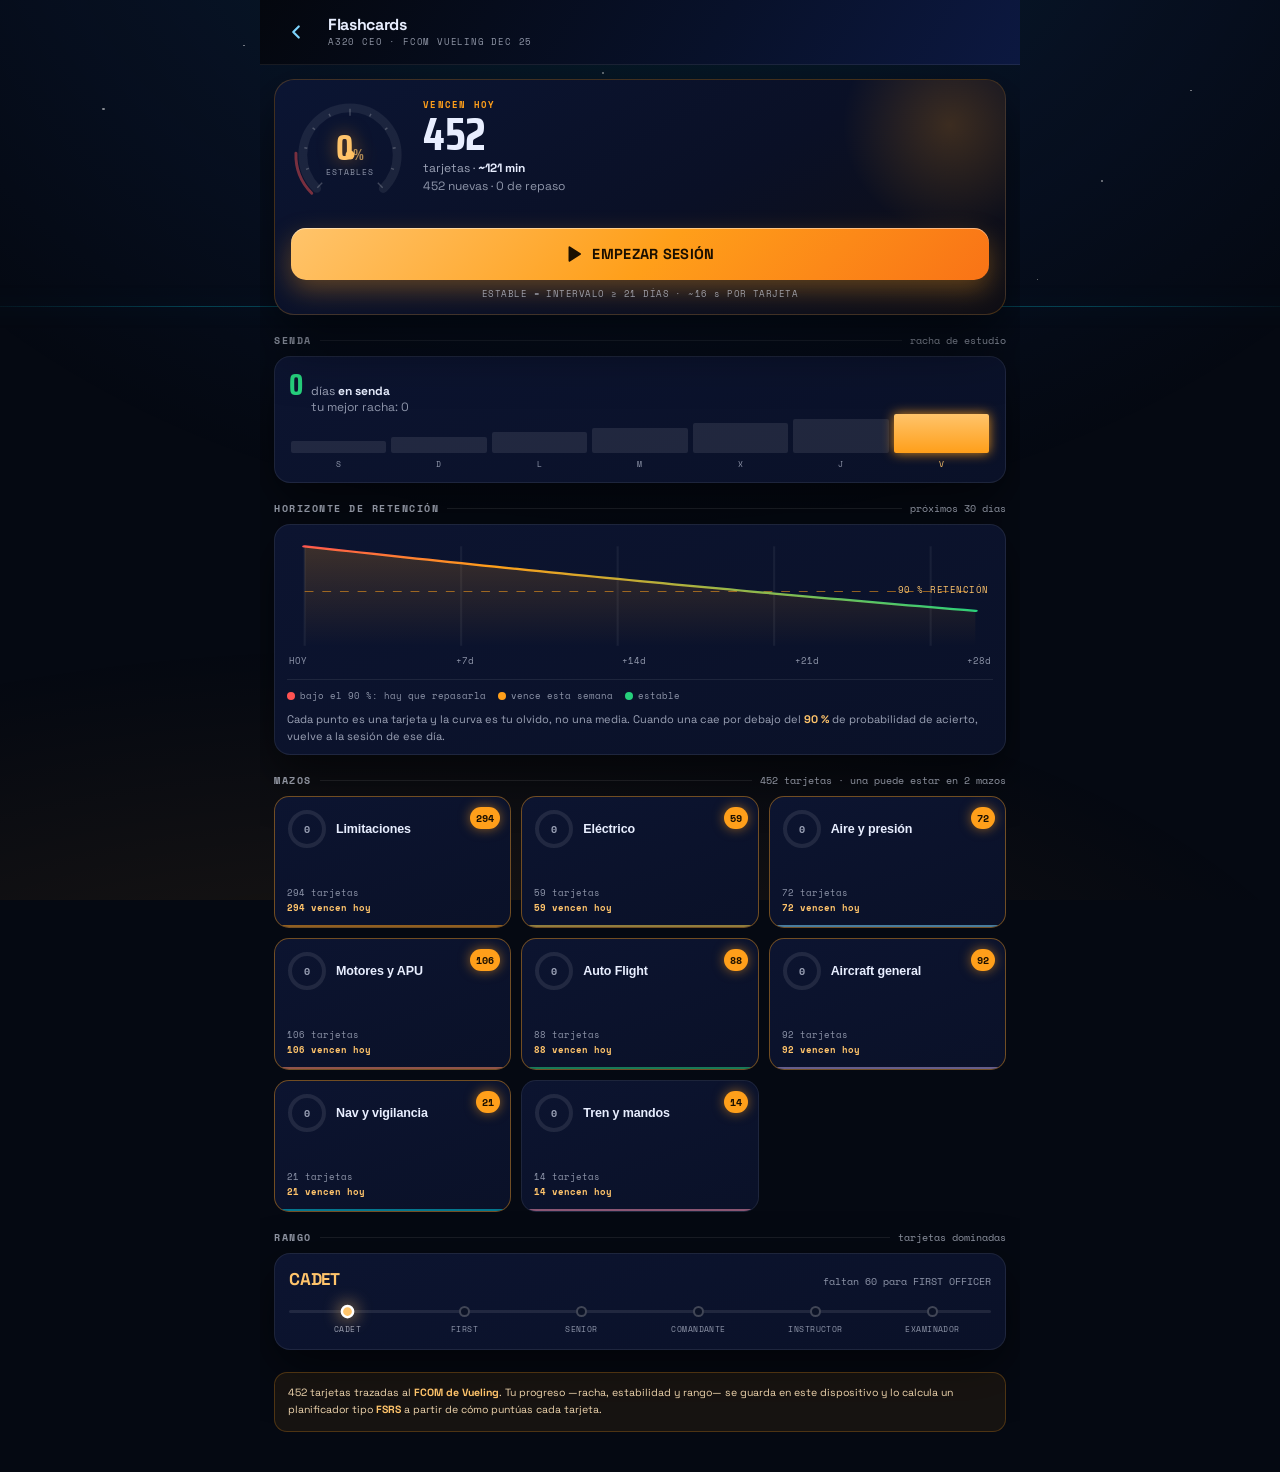
<file: mockup-flashcards.html>
<!DOCTYPE html>
<html lang="es">
<head>
<meta charset="utf-8">
<meta name="viewport" content="width=device-width,initial-scale=1,viewport-fit=cover">
<title>PilotOS · Flashcards</title>
<link rel="preconnect" href="https://fonts.googleapis.com" crossorigin>
<link rel="preconnect" href="https://fonts.gstatic.com" crossorigin>
<link href="https://fonts.googleapis.com/css2?family=Space+Grotesk:wght@300;400;500;600;700&family=Space+Mono:wght@400;700&family=Saira+Condensed:wght@600;700&display=swap" rel="stylesheet">
<style>
/* ══════════════════════════════════════════════════════════════════════
   PilotOS — FLASHCARDS (maqueta). Vive dentro de Live Training (#scr-oes).
   PALETA: UNA sola, oscura, en los DOS temas — igual que #scr-oes, que es
   #06091a sin override de html.day. Un bloque que no cambia de fondo no
   puede tener dos paletas (regla de la tarjeta del día del roster).
   El ámbar #FF8C00 no es un color nuevo: es el que index.html ya declara
   para .mode-flash. Cian = Live Training. Violeta NO se usa: es modo prueba.
   Color por CLASE, nunca en línea.
   ══════════════════════════════════════════════════════════════════════ */
:root{
  --bg:#050912; --bg2:#080f22; --panel:#0C1430; --panel2:#101a3c;
  --line:rgba(255,255,255,.08); --line2:rgba(255,255,255,.14);
  --tx:#E8EEFF; --tx2:rgba(232,238,255,.66); --tx3:rgba(232,238,255,.60);
  --amb:#FF9F1A; --amb2:#FFC46B; --ambdim:rgba(255,159,26,.14);
  --cy:#00C8E0; --cy2:#7DD3FC;
  --ga:#FF5252;  /* go around  */
  --un:#FFA726;  /* inestable  */
  --st:#26D07C;  /* estable    */
  --cv:#22D3EE;  /* cavok      */
  --shadow:0 18px 50px rgba(0,0,0,.55);
}
*{box-sizing:border-box;-webkit-tap-highlight-color:transparent}
html,body{margin:0;padding:0;height:100%}
body{
  background:var(--bg); color:var(--tx);
  font-family:'Space Grotesk',-apple-system,BlinkMacSystemFont,'Segoe UI',system-ui,sans-serif;
  -webkit-font-smoothing:antialiased; overscroll-behavior:none;
}
/* cielo de cabina: un degradado, NUNCA una foto — una foto detrás de un
   formulario compite con lo que hay que leer (lección de las 8 tramas) */
.sky{position:fixed;inset:0;pointer-events:none;z-index:0;overflow:hidden}
.sky::before{content:'';position:absolute;left:50%;top:-18%;width:150vw;height:80vh;transform:translateX(-50%);
  background:radial-gradient(ellipse at 50% 0%,rgba(0,200,224,.13) 0%,rgba(41,121,255,.07) 38%,transparent 68%)}
.sky::after{content:'';position:absolute;left:-10%;bottom:-24%;width:130vw;height:60vh;
  background:radial-gradient(ellipse at 30% 100%,rgba(255,159,26,.11) 0%,transparent 62%)}
.sky i{position:absolute;border-radius:50%;background:#fff;opacity:.5;animation:tw 4s ease-in-out infinite}
@keyframes tw{0%,100%{opacity:.16}50%{opacity:.6}}
.horiz{position:absolute;left:-5%;right:-5%;top:34%;height:1px;
  background:linear-gradient(90deg,transparent,rgba(0,200,224,.28) 18%,rgba(0,200,224,.28) 82%,transparent);
  box-shadow:0 0 22px rgba(0,200,224,.35)}

.app{position:relative;z-index:1;max-width:760px;margin:0 auto;min-height:100%;display:flex;flex-direction:column}

/* ─── cabecera ─── */
.hd{position:sticky;top:0;z-index:30;display:flex;align-items:center;gap:10px;
  padding:calc(10px + env(safe-area-inset-top)) 14px 10px;
  background:linear-gradient(120deg,#04070e 0%,#08112a 60%,#0c1840 100%);
  border-bottom:1px solid var(--line)}
.hd-back{width:44px;height:44px;flex:0 0 44px;display:flex;align-items:center;justify-content:center;
  border:none;background:transparent;color:var(--cy2);cursor:pointer;border-radius:12px}
.hd-back:active{background:rgba(255,255,255,.06)}
.hd-t{flex:1;min-width:0}
.hd-t b{display:block;font-size:16px;font-weight:700;letter-spacing:-.02em;line-height:1.1}
.hd-t span{display:block;font-family:'Space Mono',monospace;font-size:9px;letter-spacing:.09em;color:var(--tx3);
  margin-top:2px;white-space:nowrap;overflow:hidden;text-overflow:ellipsis}
.maq{flex:0 0 auto;font-family:'Space Mono',monospace;font-size:8.5px;font-weight:700;letter-spacing:.09em;
  padding:5px 8px;border-radius:8px;background:rgba(255,159,26,.16);border:1px solid rgba(255,159,26,.42);color:var(--amb2)}

.body{flex:1;overflow-y:auto;-webkit-overflow-scrolling:touch;padding-bottom:calc(30px + env(safe-area-inset-bottom))}
.view{display:none;padding:0 14px}
.view.on{display:block;animation:vin .32s cubic-bezier(.2,.8,.3,1)}
@keyframes vin{from{opacity:0;transform:translateY(10px)}to{opacity:1;transform:none}}

/* ─── piezas comunes ─── */
.sec{margin-top:18px}
.sec-h{display:flex;align-items:center;gap:8px;margin-bottom:9px}
.sec-h b{font-family:'Space Mono',monospace;font-size:9.5px;font-weight:700;letter-spacing:.16em;color:var(--tx3);text-transform:uppercase}
.sec-h hr{flex:1;border:none;height:1px;background:var(--line);margin:0}
.sec-h em{font-style:normal;font-family:'Space Mono',monospace;font-size:9.5px;color:var(--tx3)}
.card{background:linear-gradient(160deg,var(--panel) 0%,#0a1128 100%);border:1px solid var(--line);
  border-radius:16px;box-shadow:var(--shadow)}
.note{font-size:11px;line-height:1.5;color:var(--tx2)}
/* Lo que iba en un atributo style pasa a CLASE: una hoja no puede corregir
   un color en línea sin !important, y esta maqueta es la plantilla de lo
   que se construya de verdad. */
.dim{color:var(--tx3)}
.amb{color:var(--amb2)}
.brt{color:var(--tx)}
.ok-c{color:var(--st)}
.un-c{color:var(--un)}
.ga-c{color:var(--ga)}
.hueco{display:inline-block;min-width:74px;padding:0 10px;border-radius:8px;text-align:center;
  border:1px dashed rgba(255,159,26,.6);background:rgba(255,159,26,.12);color:var(--amb2)}
.card.cy-b{border-color:rgba(0,200,224,.3);background:linear-gradient(150deg,#08192b 0%,#0b1026 62%)}

/* ─── HERO ─── */
.hero{position:relative;margin-top:14px;padding:16px 16px 14px;overflow:hidden;
  background:linear-gradient(150deg,#0b1533 0%,#0a1026 55%,#140d05 140%);
  border:1px solid rgba(255,159,26,.22);border-radius:20px;box-shadow:0 22px 60px rgba(0,0,0,.6)}
.hero::before{content:'';position:absolute;right:-60px;top:-70px;width:230px;height:230px;border-radius:50%;
  background:radial-gradient(circle,rgba(255,159,26,.20) 0%,transparent 66%);pointer-events:none}
.hero-top{display:flex;align-items:flex-start;gap:14px;position:relative}
.gauge{flex:0 0 118px;width:118px;height:118px;position:relative}
.gauge svg{width:100%;height:100%;transform:rotate(0)}
.g-arc{fill:none;stroke-linecap:round}
.g-bg{stroke:rgba(255,255,255,.07);stroke-width:9}
.g-red{stroke:rgba(255,82,82,.45);stroke-width:3}
.g-val{stroke:url(#gg);stroke-width:9;filter:drop-shadow(0 0 7px rgba(255,159,26,.75));
  transition:stroke-dashoffset 1.4s cubic-bezier(.2,.9,.25,1)}
.g-tick{stroke:rgba(255,255,255,.22);stroke-width:1.4}
.g-needle{stroke:var(--amb2);stroke-width:2.2;stroke-linecap:round;transform-origin:60px 60px;
  transition:transform 1.4s cubic-bezier(.2,.9,.25,1);filter:drop-shadow(0 0 5px rgba(255,196,107,.9))}
.g-lbl{position:absolute;inset:0;display:flex;flex-direction:column;align-items:center;justify-content:center;pointer-events:none}
.g-num{font-family:'Saira Condensed','Space Grotesk',sans-serif;font-size:36px;font-weight:700;line-height:.9;color:var(--amb2);
  text-shadow:0 0 18px rgba(255,159,26,.55)}
.g-num small{font-size:15px;opacity:.65}
.g-cap{font-family:'Space Mono',monospace;font-size:7.5px;letter-spacing:.14em;color:var(--tx3);margin-top:3px}
.hero-r{flex:1;min-width:0;padding-top:2px}
.hero-k{font-family:'Space Mono',monospace;font-size:9px;letter-spacing:.14em;color:var(--amb);font-weight:700}
.hero-big{font-family:'Saira Condensed','Space Grotesk',sans-serif;font-size:46px;font-weight:700;line-height:.92;letter-spacing:-.01em;margin:2px 0 0}
.hero-sub{font-size:12px;color:var(--tx2);line-height:1.45;margin-top:5px}
.hero-sub b{color:var(--tx)}
.cta{display:flex;align-items:center;justify-content:center;gap:9px;width:100%;margin-top:14px;
  min-height:52px;border:none;border-radius:15px;cursor:pointer;
  font-family:'Space Grotesk',sans-serif;font-size:14.5px;font-weight:700;letter-spacing:.02em;color:#1A0F00;
  background:linear-gradient(135deg,#FFC46B 0%,#FF9F1A 52%,#F97316 100%);
  box-shadow:0 10px 26px rgba(255,159,26,.34),inset 0 1px 0 rgba(255,255,255,.45);
  transition:transform .12s cubic-bezier(.2,.8,.3,1),box-shadow .12s}
.cta:active{transform:scale(.975);box-shadow:0 5px 14px rgba(255,159,26,.3),inset 0 1px 0 rgba(255,255,255,.45)}
.cta svg{flex:0 0 auto}
.cta-sub{display:block;text-align:center;font-family:'Space Mono',monospace;font-size:9px;color:var(--tx3);margin-top:7px;letter-spacing:.05em}

/* ─── SENDA (racha = luces de aproximación) ─── */
.senda{padding:13px 14px 12px}
.senda-top{display:flex;align-items:baseline;gap:8px;margin-bottom:11px}
.senda-n{font-family:'Saira Condensed','Space Grotesk',sans-serif;font-size:30px;font-weight:700;line-height:1;color:var(--st)}
.senda-t{font-size:12px;color:var(--tx2)}
.senda-t b{color:var(--tx)}
.alu{display:flex;align-items:flex-end;justify-content:space-between;gap:5px;height:44px;padding:0 2px}
.alu-d{flex:1;display:flex;flex-direction:column;align-items:center;gap:5px}
.alu-bar{width:100%;border-radius:2px;background:rgba(255,255,255,.09);transition:all .4s}
.alu-d.on .alu-bar{background:linear-gradient(180deg,var(--st),#0f7a46);box-shadow:0 0 9px rgba(38,208,124,.75)}
.alu-d.prot .alu-bar{background:linear-gradient(180deg,var(--cy),#0e6b7c);box-shadow:0 0 9px rgba(0,200,224,.7)}
.alu-d.now .alu-bar{background:linear-gradient(180deg,var(--amb2),var(--amb));box-shadow:0 0 12px rgba(255,159,26,.85);animation:pul 2.4s ease-in-out infinite}
@keyframes pul{0%,100%{opacity:1}50%{opacity:.55}}
.alu-l{font-family:'Space Mono',monospace;font-size:8px;color:var(--tx3);letter-spacing:.04em}
.alu-d.now .alu-l{color:var(--amb2)}
.shield{display:flex;align-items:flex-start;gap:9px;margin-top:11px;padding:9px 11px;border-radius:12px;
  background:rgba(0,200,224,.09);border:1px solid rgba(0,200,224,.26)}
.shield svg{flex:0 0 auto;margin-top:1px;color:var(--cy)}
.shield p{margin:0;font-size:11px;line-height:1.5;color:#BFEFF8}
.shield b{color:#E8FCFF}

/* ─── DEL ROSTER ─── */
.rost{position:relative;overflow:hidden;padding:14px;border-color:rgba(255,82,82,.3);
  background:linear-gradient(150deg,#1a0d14 0%,#0b1026 62%)}
.rost::before{content:'';position:absolute;left:0;top:0;bottom:0;width:3px;background:linear-gradient(180deg,#FF5252,#FF9F1A)}
.rost-h{display:flex;align-items:center;gap:8px;margin-bottom:8px}
.pill{display:inline-flex;align-items:center;gap:5px;font-family:'Space Mono',monospace;font-size:9px;font-weight:700;
  letter-spacing:.09em;padding:4px 8px;border-radius:7px;white-space:nowrap}
.pill.red{background:rgba(255,82,82,.16);border:1px solid rgba(255,82,82,.42);color:#FFB4B4}
.pill.amb{background:rgba(255,159,26,.14);border:1px solid rgba(255,159,26,.4);color:var(--amb2)}
.pill.cy{background:rgba(0,200,224,.13);border:1px solid rgba(0,200,224,.36);color:#9FEAF6}
.pill.grn{background:rgba(38,208,124,.14);border:1px solid rgba(38,208,124,.4);color:#9AF0C4}
.pill.dim{background:rgba(255,255,255,.05);border:1px solid var(--line2);color:var(--tx3)}
.rost-t{font-size:15px;font-weight:700;letter-spacing:-.01em}
.rost-s{font-size:11.5px;color:var(--tx2);line-height:1.5;margin-top:4px}
.bar{height:7px;border-radius:99px;background:rgba(255,255,255,.08);overflow:hidden;margin-top:11px}
.bar i{display:block;height:100%;border-radius:99px;background:linear-gradient(90deg,#FF5252,#FF9F1A);
  box-shadow:0 0 12px rgba(255,159,26,.5);transition:width 1s cubic-bezier(.2,.9,.25,1)}
.bar-l{display:flex;justify-content:space-between;font-family:'Space Mono',monospace;font-size:9px;color:var(--tx3);margin-top:5px}
.btn2{display:flex;align-items:center;justify-content:center;gap:7px;width:100%;min-height:44px;margin-top:11px;
  border-radius:12px;border:1px solid rgba(255,159,26,.45);background:rgba(255,159,26,.12);color:var(--amb2);
  font-family:'Space Grotesk',sans-serif;font-size:12.5px;font-weight:700;cursor:pointer;transition:background .15s}
.btn2:active{background:rgba(255,159,26,.22)}
.rost-mini{display:flex;align-items:center;gap:10px;margin-top:10px;padding:10px 11px;border-radius:12px;
  background:rgba(255,255,255,.035);border:1px solid var(--line)}
.rost-mini svg{flex:0 0 auto;color:var(--cy2)}
.rost-mini p{margin:0;flex:1;font-size:11px;line-height:1.45;color:var(--tx2)}
.rost-mini b{color:var(--tx)}
.rost-mini button{flex:0 0 auto;min-height:44px;padding:0 12px;border-radius:10px;border:1px solid var(--line2);
  background:transparent;color:var(--cy2);font-family:'Space Mono',monospace;font-size:10px;font-weight:700;cursor:pointer}

/* ─── HORIZONTE DE RETENCIÓN ─── */
.hz{padding:13px 12px 10px}
.hz-w{position:relative;width:100%;height:132px;padding-bottom:18px}
.hz-w svg{width:100%;height:114px;display:block}
.hz-90{position:absolute;right:4px;transform:translateY(-130%);font-family:'Space Mono',monospace;
  font-size:8.5px;letter-spacing:.06em;color:var(--amb2)}
.hz-x{display:flex;justify-content:space-between;padding:2px 2px 0}
.hz-x span{font-family:'Space Mono',monospace;font-size:8.5px;color:var(--tx3)}
.hz-leg{display:flex;flex-wrap:wrap;gap:12px;margin-top:9px;padding-top:9px;border-top:1px solid var(--line)}
.hz-leg span{display:inline-flex;align-items:center;gap:5px;font-family:'Space Mono',monospace;font-size:9px;color:var(--tx3)}
.hz-leg i{width:8px;height:8px;border-radius:50%;display:inline-block}

/* ─── MAZOS ─── */
.decks{display:grid;grid-template-columns:repeat(2,1fr);gap:10px}
@media(min-width:620px){.decks{grid-template-columns:repeat(3,1fr)}}
.deck{position:relative;overflow:hidden;padding:12px;border-radius:15px;cursor:pointer;text-align:left;
  color:var(--tx);   /* un <button> sin color hereda `buttontext`: NEGRO. Lo cazó la medida. */
  background:linear-gradient(160deg,var(--panel) 0%,#0a1128 100%);border:1px solid var(--line);
  display:flex;flex-direction:column;gap:9px;min-height:132px;transition:transform .14s,border-color .18s}
.deck:active{transform:scale(.978)}
.deck.hot{border-color:rgba(255,159,26,.42)}
.deck::after{content:'';position:absolute;left:0;right:0;bottom:0;height:2px;background:var(--dc,var(--cy));opacity:.55}
.deck-h{display:flex;align-items:center;gap:9px;padding-right:26px}
.ring{position:relative;flex:0 0 40px;width:40px;height:40px}
.ring svg{width:100%;height:100%;transform:rotate(-90deg)}
.ring .r-bg{fill:none;stroke:rgba(255,255,255,.09);stroke-width:4}
.ring .r-v{fill:none;stroke:var(--dc,var(--cy));stroke-width:4;stroke-linecap:round;
  transition:stroke-dashoffset 1.1s cubic-bezier(.2,.9,.25,1)}
.ring b{position:absolute;inset:0;display:flex;align-items:center;justify-content:center;
  font-family:'Space Mono',monospace;font-size:10px;font-weight:700;color:var(--tx2)}
.deck-n{flex:1;min-width:0;font-size:12.5px;font-weight:700;line-height:1.2;letter-spacing:-.01em}
.deck-m{font-family:'Space Mono',monospace;font-size:9px;color:var(--tx3);line-height:1.6;margin-top:auto}
.deck-m b{color:var(--amb2)}
.deck-due{position:absolute;right:10px;top:10px;min-width:22px;height:22px;padding:0 6px;border-radius:99px;
  display:flex;align-items:center;justify-content:center;font-family:'Space Mono',monospace;font-size:10px;font-weight:700;
  background:var(--amb);color:#1A0F00;box-shadow:0 0 12px rgba(255,159,26,.55)}

/* ─── RANGO ─── */
.rank{padding:14px}
.rank-t{display:flex;align-items:baseline;justify-content:space-between;margin-bottom:11px}
.rank-now{font-size:17px;font-weight:700;letter-spacing:-.01em;color:var(--amb2)}
.rank-nx{font-family:'Space Mono',monospace;font-size:9.5px;color:var(--tx3)}
.rank-track{position:relative;height:3px;border-radius:99px;background:rgba(255,255,255,.09);margin:20px 0 6px}
.rank-fill{position:absolute;left:0;top:0;bottom:0;border-radius:99px;background:linear-gradient(90deg,var(--cy),var(--amb));
  box-shadow:0 0 12px rgba(255,159,26,.5);transition:width 1.2s cubic-bezier(.2,.9,.25,1)}
.rank-steps{display:flex;justify-content:space-between;margin-top:-13px;position:relative}
.rank-st{display:flex;flex-direction:column;align-items:center;gap:7px;flex:1}
.rank-dot{width:11px;height:11px;border-radius:50%;background:#0b1226;border:2px solid rgba(255,255,255,.22)}
.rank-st.done .rank-dot{background:var(--amb);border-color:var(--amb2);box-shadow:0 0 10px rgba(255,159,26,.75)}
.rank-st.cur .rank-dot{background:var(--amb2);border-color:#fff;box-shadow:0 0 14px rgba(255,196,107,.95);transform:scale(1.25)}
.rank-lb{font-family:'Space Mono',monospace;font-size:7.5px;letter-spacing:.06em;color:var(--tx3);text-align:center}
.rank-st.cur .rank-lb,.rank-st.done .rank-lb{color:var(--tx2)}

/* ══════════════════════════════════════════════════════════════════════
   SESIÓN
   ══════════════════════════════════════════════════════════════════════ */
#v-ses{padding:0 12px}
.ses-top{position:sticky;top:0;z-index:20;display:flex;align-items:center;gap:9px;padding:10px 2px 9px;
  background:linear-gradient(180deg,var(--bg) 62%,rgba(5,9,18,0))}
.ses-x{width:44px;height:44px;flex:0 0 44px;display:flex;align-items:center;justify-content:center;border:none;
  background:transparent;color:var(--tx3);cursor:pointer;border-radius:12px}
.ses-x:active{background:rgba(255,255,255,.06)}
/* la tira de progreso son las barras de una pista: las hechas encendidas */
.strip{flex:1;display:flex;gap:2.5px;height:8px;align-items:stretch;min-width:0}
.strip i{flex:1;border-radius:2px;background:rgba(255,255,255,.1);transition:background .3s,box-shadow .3s}
.strip i.ok{background:var(--st);box-shadow:0 0 7px rgba(38,208,124,.65)}
.strip i.mid{background:var(--un);box-shadow:0 0 7px rgba(255,167,38,.6)}
.strip i.bad{background:var(--ga);box-shadow:0 0 7px rgba(255,82,82,.6)}
.strip i.cur{background:var(--amb2);box-shadow:0 0 12px rgba(255,196,107,.9)}
.ses-m{flex:0 0 auto;display:flex;align-items:center;gap:9px;font-family:'Space Mono',monospace;font-size:10px;color:var(--tx3)}
.ses-m b{color:var(--tx2)}
.ses-chips{display:flex;align-items:center;gap:6px;flex-wrap:wrap;padding:2px 2px 12px}

/* ── la tarjeta ── */
.stage{position:relative;perspective:1400px;touch-action:pan-y}
/* ══════════════════════════════════════════════════════════════════════
   EL GIRO, tercera versión — y la primera que no depende de nada raro.

   1.ª  `backface-visibility:hidden` en las dos caras. En el Safari de iOS
        NO se cumple: la cara de delante se transparentaba ESPEJADA por
        detrás de la respuesta («AICNEUCES»).
   2.ª  Apagar la cara que sobra con `opacity`. Peor: en Safari, dar
        opacidad a un hijo de un `preserve-3d` APLANA el contexto 3D, así
        que la tarjeta dejó de girar y lo único que se veía era la cara
        yéndose a negro.

   Hoy: MEDIA VUELTA. La tarjeta gira 0→90° (de canto, invisible), ahí se
   cambia qué cara está puesta y se recoloca en −90° sin animación, y de
   −90°→0 vuelve a entrar. Nunca se enseña el reverso de nada, así que no
   hace falta `backface-visibility`, ni `preserve-3d`, ni opacidad sobre
   las caras. Las dos se pintan del derecho.

   Lo de esconder va por `visibility`, no por `opacity`: no crea contexto
   de apilamiento y no puede aplanar nada.
   ══════════════════════════════════════════════════════════════════════ */
/* Las dos caras van APILADAS EN LA MISMA CELDA de un grid, no una en el
   flujo y la otra absoluta. Con la absoluta, la altura de la tarjeta la
   mandaba la PREGUNTA —que es corta— y las respuestas largas se cortaban:
   en las 14 más largas del banco se perdían ~100 px de texto por debajo,
   sin que nada lo dijera. Apiladas, la tarjeta mide lo que mida la cara
   más alta de las dos. */
.fc{position:relative;width:100%;min-height:44vh;display:grid;
  transition:transform .26s cubic-bezier(.4,0,1,1)}
.fc-f,.fc-b{grid-area:1/1;min-width:0}
.fc:not(.flip) .fc-b{visibility:hidden;pointer-events:none}
.fc.flip .fc-f{visibility:hidden;pointer-events:none}
.fc-f,.fc-b{border-radius:20px;padding:18px;display:flex;flex-direction:column;overflow:hidden;
  box-shadow:0 26px 64px rgba(0,0,0,.66),inset 0 1px 0 rgba(255,255,255,.07)}
.fc-f{background:linear-gradient(158deg,#101B42 0%,#0A1026 58%,#0C1330 100%);border:1px solid rgba(255,255,255,.12)}
.fc-b{background:linear-gradient(158deg,#0E1A33 0%,#091422 55%,#141003 155%);
  border:1px solid rgba(255,159,26,.28)}
/* trama de panel: líneas finísimas, NO una textura con grano — una trama
   detrás de un texto compite con él y no se detecta midiendo contraste */
.fc-f::before,.fc-b::before{content:'';position:absolute;inset:0;pointer-events:none;opacity:.5;
  background:linear-gradient(180deg,rgba(255,255,255,.05) 0%,transparent 26%)}
.fc-f::after{content:'';position:absolute;right:-70px;top:-80px;width:250px;height:250px;border-radius:50%;
  background:radial-gradient(circle,rgba(0,200,224,.16) 0%,transparent 66%);pointer-events:none}
.fc-b::after{content:'';position:absolute;left:-60px;bottom:-80px;width:250px;height:250px;border-radius:50%;
  background:radial-gradient(circle,rgba(255,159,26,.18) 0%,transparent 66%);pointer-events:none}
.fc-hd{display:flex;align-items:center;gap:6px;flex-wrap:wrap;position:relative;z-index:1}
.fc-q{position:relative;z-index:1;flex:1;display:flex;align-items:center;padding:16px 2px 8px;
  font-size:clamp(17px,4.6vw,23px);font-weight:600;line-height:1.36;letter-spacing:-.015em}
.fc-hint{position:relative;z-index:1;display:flex;align-items:center;justify-content:center;gap:7px;
  font-family:'Space Mono',monospace;font-size:9.5px;letter-spacing:.11em;color:var(--tx3);padding-top:8px;
  border-top:1px solid var(--line)}
.fc-hint svg{animation:tap 2.6s ease-in-out infinite}
@keyframes tap{0%,100%{transform:translateY(0);opacity:.55}50%{transform:translateY(-3px);opacity:1}}
.fc-a{position:relative;z-index:1;flex:1;overflow-y:auto;padding:14px 2px 6px;font-size:14px;line-height:1.62;color:#F2F6FF}
.fc-a strong{color:var(--amb2);font-weight:700}
.ref{display:inline-flex;align-items:center;gap:5px;font-family:'Space Mono',monospace;font-size:9px;
  padding:5px 9px;border-radius:8px;background:rgba(0,200,224,.11);border:1px solid rgba(0,200,224,.3);
  color:#9FEAF6;margin-top:10px}
.keys{display:flex;flex-wrap:wrap;gap:5px;margin-top:11px;position:relative;z-index:1}
.mini{position:relative;z-index:1;margin-top:auto;padding-top:11px;border-top:1px solid var(--line)}
.mini-h{font-family:'Space Mono',monospace;font-size:8.5px;letter-spacing:.09em;color:var(--tx3);margin-bottom:4px}
.mini-h b{color:#6EE7A8}
.mini svg{width:100%;height:46px;display:block}
.mini-x{display:flex;justify-content:space-between;padding-top:3px}
.mini-x span{font-family:'Space Mono',monospace;font-size:8.5px;color:var(--tx3)}
.mini-x span:last-child{color:var(--amb2)}
.keys i{font-style:normal;font-family:'Space Mono',monospace;font-size:9px;padding:4px 8px;border-radius:7px;
  background:rgba(38,208,124,.12);border:1px solid rgba(38,208,124,.3);color:#9AF0C4}

/* ── gestos: los paneles que asoman al arrastrar ── */
/* NACEN FUERA del borde y entran con el dedo. Si algo no debe verse, no se
   TAPA, se quita de en medio (lección del panel rojo de Gastos). */
.swipe-l,.swipe-r{position:absolute;top:0;bottom:0;width:46%;display:flex;align-items:center;
  border-radius:20px;pointer-events:none;opacity:0;transition:opacity .12s;z-index:2}
.swipe-l{left:0;justify-content:flex-start;padding-left:18px;
  background:linear-gradient(90deg,rgba(255,82,82,.34),transparent)}
.swipe-r{right:0;justify-content:flex-end;padding-right:18px;
  background:linear-gradient(270deg,rgba(38,208,124,.34),transparent)}
.swipe-l b,.swipe-r b{font-family:'Space Mono',monospace;font-size:11px;font-weight:700;letter-spacing:.1em}
.swipe-l b{color:#FFC9C9}.swipe-r b{color:#B6F5D6}

/* ── botones de nota (4 grados tipo FSRS, en idioma de cabina) ── */
.rate{display:grid;grid-template-columns:repeat(4,1fr);gap:7px;margin-top:14px}
.rb{min-height:62px;border-radius:14px;cursor:pointer;display:flex;flex-direction:column;align-items:center;
  justify-content:center;gap:3px;padding:6px 3px;border:1px solid var(--rc);background:var(--rbg);
  transition:transform .12s,filter .12s}
.rb:active{transform:scale(.955);filter:brightness(1.25)}
.rb u{text-decoration:none;font-family:'Space Mono',monospace;font-size:8.6px;font-weight:700;letter-spacing:.01em;
  color:var(--rc);text-align:center;line-height:1.2}
.rb s{text-decoration:none;font-family:'Space Mono',monospace;font-size:11px;font-weight:700;color:var(--tx)}
.rb.ga{--rc:#FF7B7B;--rbg:rgba(255,82,82,.13)}
.rb.un{--rc:#FFC078;--rbg:rgba(255,167,38,.13)}
.rb.st{--rc:#6EE7A8;--rbg:rgba(38,208,124,.13)}
.rb.cv{--rc:#67E8F9;--rbg:rgba(34,211,238,.13)}
.rate-h{font-family:'Space Mono',monospace;font-size:8.5px;letter-spacing:.13em;color:var(--tx3);
  text-align:center;margin-top:13px}
.show{width:100%;min-height:52px;margin-top:14px;border-radius:14px;cursor:pointer;border:1px solid rgba(255,159,26,.42);
  background:rgba(255,159,26,.12);color:var(--amb2);font-family:'Space Grotesk',sans-serif;font-size:13.5px;font-weight:700;
  transition:background .15s}
.show:active{background:rgba(255,159,26,.22)}
.nxt{display:flex;align-items:center;justify-content:center;gap:7px;font-family:'Space Mono',monospace;font-size:9.5px;
  color:var(--tx3);margin-top:10px;padding-bottom:6px}
.nxt b{color:var(--cy2)}

/* ── SECUENCIA (ordenar) ── */
.seq{position:relative;z-index:1;flex:1;display:flex;flex-direction:column;gap:9px;padding:12px 0 4px;overflow-y:auto}
.seq-slots{display:flex;flex-direction:column;gap:6px}
.seq-slot{display:flex;align-items:center;gap:9px;min-height:44px;padding:0 11px;border-radius:11px;
  border:1px dashed var(--line2);background:rgba(255,255,255,.03)}
.seq-slot.full{border-style:solid;border-color:rgba(38,208,124,.4);background:rgba(38,208,124,.1)}
.seq-slot.wrong{border-color:rgba(255,82,82,.5);background:rgba(255,82,82,.12);animation:shk .34s}
@keyframes shk{0%,100%{transform:translateX(0)}22%{transform:translateX(-7px)}62%{transform:translateX(6px)}}
.seq-i{flex:0 0 20px;font-family:'Space Mono',monospace;font-size:10px;font-weight:700;color:var(--tx3)}
.seq-slot.full .seq-i{color:var(--st)}
.seq-txt{flex:1;font-size:12.5px;font-weight:600;color:var(--tx2)}
.seq-slot.full .seq-txt{color:var(--tx)}
.seq-pool{display:flex;flex-wrap:wrap;gap:7px;padding-top:9px;border-top:1px solid var(--line)}
.seq-chip{min-height:44px;padding:0 13px;border-radius:12px;cursor:pointer;border:1px solid var(--line2);
  background:rgba(255,255,255,.055);color:var(--tx);font-family:'Space Grotesk',sans-serif;font-size:12.5px;font-weight:600;
  transition:transform .12s,opacity .2s}
.seq-chip:active{transform:scale(.94)}
.seq-chip.used{opacity:.22;pointer-events:none}

/* ── PANEL (oclusión de esquema) ── */
.pan{position:relative;z-index:1;flex:1;display:flex;flex-direction:column;align-items:center;justify-content:center;gap:10px}
.pan svg{width:100%;max-width:330px;height:auto}
.pan-hot{cursor:pointer}
.pan-hot rect,.pan-hot circle{transition:opacity .3s}
.pan-q{font-family:'Space Mono',monospace;font-size:10px;letter-spacing:.06em;color:var(--tx3);text-align:center}

/* ══════════════════════════════════════════════════════════════════════
   DEBRIEF
   ══════════════════════════════════════════════════════════════════════ */
.db-hero{margin-top:16px;padding:20px 16px;border-radius:20px;text-align:center;overflow:hidden;position:relative;
  background:linear-gradient(150deg,#0b1533 0%,#0a1026 52%,#03160e 145%);border:1px solid rgba(38,208,124,.26)}
.db-hero::before{content:'';position:absolute;left:50%;top:-90px;width:300px;height:300px;transform:translateX(-50%);
  border-radius:50%;background:radial-gradient(circle,rgba(38,208,124,.2) 0%,transparent 66%);pointer-events:none}
.db-k{position:relative;font-family:'Space Mono',monospace;font-size:9px;letter-spacing:.2em;color:var(--st)}
.db-big{position:relative;font-family:'Saira Condensed','Space Grotesk',sans-serif;font-size:58px;font-weight:700;
  line-height:.94;margin:5px 0 2px;letter-spacing:-.01em}
.db-sub{position:relative;font-size:12px;color:var(--tx2)}
.db-stats{display:grid;grid-template-columns:repeat(3,1fr);gap:9px;margin-top:16px}
.db-s{padding:11px 8px;border-radius:13px;background:rgba(255,255,255,.04);border:1px solid var(--line);text-align:center}
.db-s b{display:block;font-family:'Saira Condensed','Space Grotesk',sans-serif;font-size:24px;font-weight:700;line-height:1}
.db-s span{display:block;font-family:'Space Mono',monospace;font-size:8px;letter-spacing:.09em;color:var(--tx3);margin-top:4px}
.db-mix{display:flex;height:11px;border-radius:99px;overflow:hidden;margin-top:14px;background:rgba(255,255,255,.07)}
.db-mix i{height:100%;transition:width .9s cubic-bezier(.2,.9,.25,1)}
.db-list{margin-top:10px}
.db-row{display:flex;align-items:center;gap:9px;padding:10px 11px;border-radius:12px;background:rgba(255,255,255,.035);
  border:1px solid var(--line);margin-bottom:7px}
.db-row .dot{flex:0 0 7px;width:7px;height:7px;border-radius:50%}
.db-row p{flex:1;margin:0;font-size:11.5px;line-height:1.45;color:var(--tx2)}
.db-row em{font-style:normal;font-family:'Space Mono',monospace;font-size:9px;color:var(--tx3);white-space:nowrap}
.db-delta{display:flex;align-items:center;justify-content:center;gap:9px;margin-top:14px;padding:12px;
  border-radius:14px;background:rgba(255,159,26,.09);border:1px solid rgba(255,159,26,.28)}
.db-delta>b{font-family:'Saira Condensed','Space Grotesk',sans-serif;font-size:27px;font-weight:700;color:var(--amb2);line-height:1}
.db-delta span{font-size:11.5px;color:var(--tx2);line-height:1.4}

/* pie de honestidad: esto es una MAQUETA y sus cifras son de ejemplo */
.foot{margin:22px 0 10px;padding:12px 13px;border-radius:13px;background:rgba(255,159,26,.07);
  border:1px solid rgba(255,159,26,.24)}
.foot p{margin:0;font-size:10.5px;line-height:1.6;color:#F0D6AE}
.sinbanco{margin-top:14px;padding:15px 16px;border-radius:16px;
  background:rgba(255,82,82,.10);border:1px solid rgba(255,82,82,.42)}
.sinbanco b{display:block;font-size:14.5px;color:#FFB4B4;margin-bottom:6px}
.sinbanco p{margin:0 0 7px;font-size:11.5px;line-height:1.6;color:#F6D9D9}
.sinbanco code{font-family:'Space Mono',monospace;font-size:10.5px;color:var(--amb2)}
.foot b{color:var(--amb2)}

@media (prefers-reduced-motion:reduce){
  *{animation-duration:.01ms!important;animation-iteration-count:1!important;transition-duration:.01ms!important}
}
</style>
</head>
<body>
<div class="sky" id="sky"><div class="horiz"></div></div>
<div class="app">

  <header class="hd">
    <button class="hd-back" onclick="volver()" aria-label="Volver">
      <svg width="22" height="22" viewBox="0 0 24 24" fill="none" stroke="currentColor" stroke-width="2.4" stroke-linecap="round" stroke-linejoin="round"><polyline points="15 18 9 12 15 6"/></svg>
    </button>
    <div class="hd-t"><b id="hd-title">Flashcards</b><span id="hd-sub">A320 CEO · FCOM VUELING DEC 25</span></div>
  </header>

  <div class="body">

  <!-- ══════════════════ VISTA 1 · HANGAR ══════════════════ -->
  <section class="view on" id="v-hangar">

    <div class="hero">
      <div class="hero-top">
        <div class="gauge">
          <svg viewBox="0 0 120 120" aria-hidden="true">
            <defs><linearGradient id="gg" x1="0" y1="1" x2="1" y2="0">
              <stop offset="0%" stop-color="#F97316"/><stop offset="55%" stop-color="#FF9F1A"/><stop offset="100%" stop-color="#FFE0A8"/>
            </linearGradient></defs>
            <g transform="rotate(135 60 60)">
              <circle class="g-arc g-bg" cx="60" cy="60" r="48" stroke-dasharray="226 302"/>
              <circle class="g-arc g-val" id="g-val" cx="60" cy="60" r="48" stroke-dasharray="226 302" stroke-dashoffset="226"/>
              <circle class="g-arc g-red" cx="60" cy="60" r="55" stroke-dasharray="45 302" stroke-dashoffset="0"/>
            </g>
            <g id="g-ticks"></g>
            <line class="g-needle" id="g-needle" x1="60" y1="60" x2="60" y2="22" transform="rotate(-135 60 60)"/>
            <circle cx="60" cy="60" r="4.5" fill="#FFC46B"/>
          </svg>
          <div class="g-lbl"><div class="g-num" id="g-num">0<small>%</small></div><div class="g-cap">ESTABLES</div></div>
        </div>
        <div class="hero-r">
          <div class="hero-k">VENCEN HOY</div>
          <div class="hero-big" id="hero-due">—</div>
          <div class="hero-sub" id="hero-sub">Calculando…</div>
        </div>
      </div>
      <button class="cta" onclick="empezar('HOY')">
        <svg width="18" height="18" viewBox="0 0 24 24" fill="none" stroke="currentColor" stroke-width="2.6" stroke-linecap="round" stroke-linejoin="round"><polygon points="6 3 20 12 6 21 6 3" fill="currentColor"/></svg>
        EMPEZAR SESIÓN
      </button>
      <span class="cta-sub" id="cta-sub">—</span>
    </div>

    <!-- SENDA (racha) -->
    <div class="sec">
      <div class="sec-h"><b>Senda</b><hr><em>racha de estudio</em></div>
      <div class="card senda">
        <div class="senda-top">
          <div class="senda-n" id="senda-n">0</div>
          <div class="senda-t">días <b>en senda</b><br><span class="dim">tu mejor racha: <span id="senda-best">0</span></span></div>
        </div>
        <div class="alu" id="alu"></div>
      </div>
    </div>

    <!-- DEL ROSTER · oculto hasta conectar con el roster real (no inventar datos) -->
    <div class="sec" style="display:none">
      <div class="sec-h"><b>De tu roster</b><hr><em>mazos automáticos</em></div>
      <div class="card rost">
        <div class="rost-h"><span class="pill red">● EVAL · 23 SEP</span><span class="pill dim">faltan 5 días</span></div>
        <div class="rost-t">Bloque de examen</div>
        <div class="rost-s">Tu <b>EVAL</b> está en el roster. PilotOS ha armado un mazo con las <b>84 tarjetas</b> que más caen en evaluación: limitaciones, eléctrico y auto flight.</div>
        <div class="bar"><i id="rost-bar" style="width:0%"></i></div>
        <div class="bar-l"><span id="rost-l">0 / 84 estables</span><span>meta: 23 SEP</span></div>
        <button class="btn2" onclick="empezar('EVAL')">PREPARAR EL EVAL →</button>
        <div class="rost-mini">
          <svg width="17" height="17" viewBox="0 0 24 24" fill="none" stroke="currentColor" stroke-width="2.1" stroke-linecap="round" stroke-linejoin="round"><path d="M17.8 19.2 16 11l3.5-3.5a2.1 2.1 0 0 0-3-3L13 8 4.8 6.2a.5.5 0 0 0-.5.8l3.3 4-2 2-2.3-.6a.5.5 0 0 0-.5.8L5 16l1.8 3.2a.5.5 0 0 0 .8-.1l-.6-2.3 2-2 4 3.3a.5.5 0 0 0 .8-.5z"/></svg>
          <p>Mañana vuelas a <b>LIS</b> y el día 21 a <b>FLR</b>. 6 tarjetas de aeropuerto especial y viento cruzado.</p>
          <button onclick="empezar('RUTA')">VER</button>
        </div>
      </div>
    </div>

    <!-- HORIZONTE DE RETENCIÓN -->
    <div class="sec">
      <div class="sec-h"><b>Horizonte de retención</b><hr><em>próximos 30 días</em></div>
      <div class="card hz">
        <div class="hz-w">
          <svg id="hz-svg" viewBox="0 0 320 110" preserveAspectRatio="none"></svg>
          <span class="hz-90" id="hz-90">90 % RETENCIÓN</span>
          <div class="hz-x"><span>HOY</span><span>+7d</span><span>+14d</span><span>+21d</span><span>+28d</span></div>
        </div>
        <div class="hz-leg">
          <span><i style="background:#FF5252"></i>bajo el 90 %: hay que repasarla</span>
          <span><i style="background:#FF9F1A"></i>vence esta semana</span>
          <span><i style="background:#26D07C"></i>estable</span>
        </div>
        <p class="note" style="margin:9px 0 0">Cada punto es una tarjeta y la curva es tu olvido, no una media. Cuando una cae por debajo del <b class="amb">90 %</b> de probabilidad de acierto, vuelve a la sesión de ese día.</p>
      </div>
    </div>

    <!-- MAZOS -->
    <div class="sec">
      <div class="sec-h"><b>Mazos</b><hr><em id="mz-tot">—</em></div>
      <div class="decks" id="decks"></div>
    </div>

    <!-- RANGO -->
    <div class="sec">
      <div class="sec-h"><b>Rango</b><hr><em>tarjetas dominadas</em></div>
      <div class="card rank">
        <div class="rank-t"><div class="rank-now" id="rk-now">SENIOR FIRST OFFICER</div><div class="rank-nx" id="rk-nx">—</div></div>
        <div class="rank-track"><div class="rank-fill" id="rk-fill" style="width:0%"></div></div>
        <div class="rank-steps" id="rk-steps"></div>
      </div>
    </div>

    <div class="foot">
      <p>452 tarjetas trazadas al <b>FCOM de Vueling</b>. Tu progreso —racha, estabilidad y rango— se guarda en este dispositivo y lo calcula un planificador tipo <b>FSRS</b> a partir de cómo puntúas cada tarjeta.</p>
    </div>
  </section>

  <!-- ══════════════════ VISTA 2 · SESIÓN ══════════════════ -->
  <section class="view" id="v-ses">
    <div class="ses-top">
      <button class="ses-x" onclick="salirSesion()" aria-label="Salir de la sesión">
        <svg width="20" height="20" viewBox="0 0 24 24" fill="none" stroke="currentColor" stroke-width="2.4" stroke-linecap="round"><line x1="18" y1="6" x2="6" y2="18"/><line x1="6" y1="6" x2="18" y2="18"/></svg>
      </button>
      <div class="strip" id="strip"></div>
      <div class="ses-m"><span id="ses-n">0/0</span><span>·</span><b id="ses-t">0:00</b></div>
    </div>
    <div class="ses-chips" id="ses-chips"></div>

    <div class="stage" id="stage">
      <div class="swipe-l" id="sw-l"><b>↩ GO AROUND</b></div>
      <div class="swipe-r" id="sw-r"><b>ESTABLE ✓</b></div>
      <div class="fc" id="fc">
        <div class="fc-f" id="fc-f"></div>
        <div class="fc-b" id="fc-b"></div>
      </div>
    </div>

    <div id="ses-actions"></div>
    <div class="nxt" id="ses-nxt"></div>
  </section>

  <!-- ══════════════════ VISTA 3 · DEBRIEF ══════════════════ -->
  <section class="view" id="v-debrief">
    <div class="db-hero">
      <div class="db-k">DEBRIEF DE SESIÓN</div>
      <div class="db-big" id="db-big">—</div>
      <div class="db-sub" id="db-sub">—</div>
      <div class="db-mix" id="db-mix"></div>
    </div>
    <div class="db-stats" id="db-stats"></div>
    <div class="db-delta">
      <b id="db-delta-n">+0</b>
      <span><b class="brt">días de memoria</b> ganados<br><span id="db-delta-s" class="dim"></span></span>
    </div>
    <div class="sec">
      <div class="sec-h"><b>Qué se movió</b><hr></div>
      <div class="db-list" id="db-list"></div>
    </div>
    <div class="sec">
      <div class="sec-h"><b>Próxima sesión</b><hr></div>
      <div class="card rost cy-b">
        <div class="rost-h"><span class="pill cy">PRÓXIMO REPASO</span></div>
        <div class="rost-t" id="db-next">—</div>
        <div class="rost-s" id="db-next-s">—</div>
      </div>
    </div>
    <button class="cta" style="margin-top:18px" onclick="irA('v-hangar')">VOLVER AL HANGAR</button>
    <div class="foot"><p>Los intervalos («2 d», «9 d») los calcula un planificador tipo <b>FSRS</b>: salen de cómo has puntuado cada tarjeta, no están escritos a mano.</p></div>
  </section>

  </div><!-- /body -->
</div><!-- /app -->

<script>/* Los bancos bilingües se enganchan a un QB global que declara index.html.
   Sin él se salen por su propio catch, SIN un solo error, y sólo entra
   qbank-lim: 294 de 452. Lo cazó la sonda, no la lectura del código. */
var QB = []; window.QB = QB;</script>
<script src="js/qbank-lim.js"></script>
<script src="js/qbank-elec.js"></script>
<script src="js/qbank-ac.js"></script>
<script src="js/qbank-ag.js"></script>
<script src="js/qbank-afgen.js"></script>
<script>
/* ══════════════════════════════════════════════════════════════════════
   PilotOS · FLASHCARDS — maqueta interactiva
   El contenido sale del banco REAL de la app (js/qbank-*.js). Lo único
   inventado es el historial de ejemplo, y la página lo dice en pantalla.
   ══════════════════════════════════════════════════════════════════════ */
'use strict';

/* ── 1 · El banco: dos formas distintas conviven, se normaliza UNA vez ──
   qbank-lim  → {sys,type,q,keys,answer,opts}
   los demás  → {sys,type,kid,es:{...},en:{...}}
   Escribir el aplanado en dos sitios sería ES_AIRPORTS / ES_IATA. */
/* Idioma de las tarjetas: sigue el idioma GLOBAL de la app (Mi perfil → Idioma), leyendo
   localStorage directamente (el iframe comparte origen con la app; mismo criterio que i18n.js). */
var FLANG=(function(){try{var p=(JSON.parse(localStorage.getItem('pilotos_profile')||'{}')||{}).idioma;if(p==='es'||p==='en')return p;var s=localStorage.getItem('app_lang')||localStorage.getItem('pilotos_lang');if(s==='es'||s==='en')return s;}catch(e){}return 'es';})();
function normaliza(raw){
  var o = raw[FLANG] || raw.es || raw;   // bloque del idioma activo; pregunta plana (solo-ES) → tal cual
  if(!o || !o.q) return null;
  return {sys:raw.sys, type:raw.type, kid:raw.kid||null,
          q:o.q, answer:o.answer||'', keys:o.keys||[], opts:o.opts||[]};
}
var BANCO = [].concat(
  window.QB_LIM||[], window.QB_ELEC||[], window.QB_AC||[], window.QB_AG||[], window.QB_AFGEN||[]
).map(normaliza).filter(Boolean);

/* La referencia FCOM vive DENTRO del texto de la respuesta, entre paréntesis.
   Se extrae para pintarla como cita aparte: un dato y su procedencia no se
   pueden citar igual (regla de los alternativos: cci ≠ ref). */
function parteRef(txt){
  var m = String(txt).match(/\(((?:FCOM|FCTM|QRH|MEL)[^)]*)\)\s*$/i);
  if(m) return {cuerpo:String(txt).slice(0,m.index).trim(), ref:m[1].trim()};
  return {cuerpo:String(txt).trim(), ref:''};
}

/* ── 2 · Los mazos: familias ATA reales del Question Bank ── */
var MAZOS = [
  {id:'LIM',  n:'Limitaciones',    c:'#FF9F1A', sys:null, type:'LIM', ic:'lim'},
  {id:'ELEC', n:'Eléctrico',       c:'#FFD54F', sys:['ELEC'], ic:'elec'},
  {id:'AC',   n:'Aire y presión',  c:'#7DD3FC', sys:['AC','PNEU','ICE','O2'], ic:'air'},
  {id:'ENG',  n:'Motores y APU',   c:'#FF8A65', sys:['ENG','APU','FUEL'], ic:'eng'},
  {id:'AF',   n:'Auto Flight',     c:'#26D07C', sys:['AF_GEN','AF_FG','AF_FM','AF_FA'], ic:'af'},
  {id:'AG',   n:'Aircraft general',c:'#B39DDB', sys:['AG','SPD','WGHT','ENV','ARPT','EQUIP','DOORS'], ic:'ag'},
  {id:'NAV',  n:'Nav y vigilancia',c:'#00C8E0', sys:['NAV','SURV','COM','IND'], ic:'nav'},
  {id:'GEAR', n:'Tren y mandos',   c:'#F48FB1', sys:['GEAR','FCTL','HYD'], ic:'gear'}
];
function cartasDe(m){
  return BANCO.filter(function(q){
    if(m.type && q.type!==m.type) return false;
    if(m.sys && m.sys.indexOf(q.sys)<0) return false;
    return true;
  });
}

/* ── 3 · Planificador tipo FSRS (versión corta y honesta) ──
   Cada tarjeta lleva ESTABILIDAD (días hasta caer al 90 % de acierto) y
   DIFICULTAD (1-10). Los intervalos que se pintan en los botones SALEN DE
   AQUÍ: no son literales. Un número fijo que tiene que coincidir con uno
   calculado acaba desviándose siempre.                                    */
var RETENCION = 0.90;                 // objetivo: 90 % de probabilidad de acierto
var G = {GA:1, UN:2, ST:3, CV:4};     // go around / inestable / estable / cavok

function estabilidadInicial(g){ return [0,0.42,1.2,3.1,8.4][g]; }
function dificultadInicial(g){ return Math.min(10, Math.max(1, 5.2 - 1.15*(g-3))); }
function nuevaDificultad(d,g){ return Math.min(10, Math.max(1, d - 0.9*(g-3))); }
function nuevaEstabilidad(s,d,g){
  if(g===G.GA) return Math.max(0.35, s*0.32*Math.exp(-0.12*(d-5)));   // se va abajo, no a cero
  var fac = 1 + (11-d)*0.11*Math.pow(s,-0.22)*(Math.exp(1.3*(g-2))-1);
  if(g===G.UN) fac = 1 + (fac-1)*0.42;
  if(g===G.CV) fac = 1 + (fac-1)*1.45;
  return Math.max(0.4, s*fac);
}
function intervalo(s){ return Math.max(1, Math.round(s * Math.log(RETENCION)/Math.log(0.9))); }
function recuerdo(s,dias){ return Math.pow(1 + dias/(9*Math.max(s,.01)), -1); } // curva de olvido
function fmtInt(s,g){
  if(g===G.GA) return '<1 min';
  var d = intervalo(s);
  if(d < 60) return d + ' d';
  if(d < 400) return Math.round(d/30) + ' meses';
  return (Math.round(d/365*10)/10).toString().replace('.',',') + ' años';
}

/* ── 4 · Estado REAL de repetición espaciada (persistente) ────────────
   Cada tarjeta guarda {s: estabilidad, d: dificultad, last: fecha (epoch ms)
   del último repaso, vistas}. Vive en localStorage y el tiempo corre de
   verdad: el "pasado" (días desde el repaso) se calcula contra el reloj. */
var _sd = 20260918;
function rnd(){ _sd = (_sd*1103515245 + 12345) & 0x7fffffff; return _sd/0x7fffffff; }
var EST = {};      // id -> {s, d, last, vistas}
var DOMINIO_D = 21;                                  // "dominada" = intervalo >= 3 semanas
var FLASH_KEY = 'pilotos_flash_v1';

BANCO.forEach(function(q,i){ q._id = q.kid || ('lim'+i); });
(function cargaEstado(){
  try{ var raw = JSON.parse(localStorage.getItem(FLASH_KEY)||'{}')||{}; EST = raw.cards || {}; }
  catch(e){ EST = {}; }
})();
var _guardaT = null;
function guardaEstado(){
  if(_guardaT) return;                               // agrupa las escrituras de una ráfaga
  _guardaT = setTimeout(function(){ _guardaT = null;
    try{ var p = {}; try{ p = JSON.parse(localStorage.getItem(FLASH_KEY)||'{}')||{}; }catch(e){}
         p.cards = EST; localStorage.setItem(FLASH_KEY, JSON.stringify(p)); }catch(e){}
  }, 250);
}
function pasadoDe(e){ return e ? Math.max(0,(Date.now()-(e.last||Date.now()))/86400000) : 0; }
function dueDe(e){ return e ? intervalo(e.s) - pasadoDe(e) : 0; }
function estadoDe(q){ return EST[q._id] || null; }
function venceHoy(q){ var e = estadoDe(q); return !e || dueDe(e) <= 0; }
function nuevas(){ return BANCO.filter(function(q){ return !estadoDe(q); }); }

/* ── Senda (racha de días de estudio), persistente ──
   Un día cuenta si has calificado al menos una tarjeta. La racha se rompe
   sólo si te saltas un día entero. */
function _hoyYMD(dt){ var d=dt||new Date(); return d.getFullYear()+'-'+String(d.getMonth()+1).padStart(2,'0')+'-'+String(d.getDate()).padStart(2,'0'); }
function _leeSenda(){ try{ var p=JSON.parse(localStorage.getItem(FLASH_KEY)||'{}')||{}; return p.senda||{dias:[],best:0}; }catch(e){ return {dias:[],best:0}; } }
function rachaActual(dias){
  if(!dias||!dias.length) return 0;
  var set={}; dias.forEach(function(d){ set[d]=1; });
  var n=0, d=new Date();
  if(!set[_hoyYMD()]) d.setDate(d.getDate()-1);   // hoy sin estudiar aún: no rompe, cuenta desde ayer
  while(set[_hoyYMD(d)]){ n++; d.setDate(d.getDate()-1); }
  return n;
}
function marcaDiaEstudio(){
  try{
    var p={}; try{ p=JSON.parse(localStorage.getItem(FLASH_KEY)||'{}')||{}; }catch(e){}
    var s=p.senda||{dias:[],best:0}, hoy=_hoyYMD();
    if(s.dias.indexOf(hoy)<0){ s.dias.push(hoy); if(s.dias.length>400) s.dias=s.dias.slice(-400); }
    s.best=Math.max(s.best||0, rachaActual(s.dias));
    p.senda=s; localStorage.setItem(FLASH_KEY, JSON.stringify(p));
  }catch(e){}
}

/* ESTABILIDAD = qué parte del mazo tienes con la memoria asentada, o sea
   con intervalo >= 21 días. No es "cuánto recuerdas ahora mismo": eso da
   siempre 95 % y no dice nada. La pantalla escribe la definición debajo:
   un porcentaje sin decir de qué es la mitad de un dato. */
function pctDominio(lista){
  if(!lista.length) return 0;
  var n = lista.filter(function(q){ var e = estadoDe(q); return e && e.s >= DOMINIO_D; }).length;
  return Math.round(n/lista.length*100);
}

/* ── 5 · Cielo: estrellas colocadas a mano, no una baldosa que se repita ── */
(function estrellas(){
  var sky = document.getElementById('sky'), pos = [[8,12],[19,5],[33,18],[47,8],[62,15],[74,6],[86,20],[93,10],[27,26],[55,29],[81,31]];
  pos.forEach(function(p,i){
    var s = document.createElement('i'); var t = (i%3===0)?2.2:1.4;
    s.style.left = p[0]+'%'; s.style.top = p[1]+'%'; s.style.width = t+'px'; s.style.height = t+'px';
    s.style.animationDelay = (i*0.37)+'s';
    sky.appendChild(s);
  });
})();

/* ── 6 · Navegación entre vistas ── */
var VISTA = 'v-hangar';
function irA(id){
  document.querySelectorAll('.view').forEach(function(v){ v.classList.toggle('on', v.id===id); });
  VISTA = id;
  document.querySelector('.body').scrollTop = 0;
  var t = {'v-hangar':['Flashcards','A320 CEO · FCOM VUELING DEC 25'],
           'v-ses':['Sesión', SES.nombre||'REPASO DEL DÍA'],
           'v-debrief':['Debrief','SESIÓN COMPLETADA']}[id];
  document.getElementById('hd-title').textContent = t[0];
  document.getElementById('hd-sub').textContent = t[1];
}
function volver(){
  if(VISTA==='v-ses'){ salirSesion(); return; }
  if(VISTA==='v-debrief'){ irA('v-hangar'); return; }
  if(window.parent!==window){ try{ window.parent.postMessage({t:'pilotos-flash-close'},'*'); }catch(e){} }
  else history.length>1 ? history.back() : (location.href='/');
}

/* ══════════════════════════════════════════════════════════════════════
   VISTA 1 · HANGAR
   ══════════════════════════════════════════════════════════════════════ */
function pintaHangar(){
  /* Un archivo suelto no alcanza js/qbank-*.js: el banco llega VACÍO y todo
     lo de debajo se pintaría con ceros como si fuera la respuesta. Se dice,
     y el botón deja de prometer una sesión que no hay. */
  if(!BANCO.length){ sinBanco(); return; }
  var due = BANCO.filter(venceHoy), pct = pctDominio(BANCO);

  /* aguja + arco. El 135° de arranque y los 270° de recorrido son los de
     un instrumento de motor: 0 abajo-izquierda, máximo abajo-derecha. */
  var LARGO = 226;
  document.getElementById('g-val').style.strokeDashoffset = LARGO*(1-pct/100);
  document.getElementById('g-needle').setAttribute('transform','rotate('+(-135 + 270*pct/100)+' 60 60)');
  var ticks = '';
  for(var t=0;t<=10;t++){
    var a = (-135 + 27*t)*Math.PI/180, r1 = t%5===0?40:44, r2 = 47;
    ticks += '<line class="g-tick" x1="'+(60+r1*Math.sin(a))+'" y1="'+(60-r1*Math.cos(a))+'" x2="'+(60+r2*Math.sin(a))+'" y2="'+(60-r2*Math.cos(a))+'"/>';
  }
  document.getElementById('g-ticks').innerHTML = ticks;
  var n = 0, paso = setInterval(function(){                 // el número acompaña a la aguja
    n += Math.max(1, Math.round(pct/26)); if(n>=pct){ n=pct; clearInterval(paso); }
    document.getElementById('g-num').innerHTML = n + '<small>%</small>';
  }, 42);

  document.getElementById('hero-due').textContent = due.length;
  var mins = Math.max(1, Math.round(due.length*16/60));
  document.getElementById('hero-sub').innerHTML =
    'tarjetas · <b>~'+mins+' min</b><br><span class="dim">'+nuevas().length+' nuevas · '+(due.length-nuevas().length)+' de repaso</span>';
  document.getElementById('cta-sub').textContent = 'ESTABLE = INTERVALO ≥ 21 DÍAS · ~16 s POR TARJETA';

  /* senda: 7 luces de aproximación con los últimos 7 días REALES */
  var _s = _leeSenda(), _set = {}; _s.dias.forEach(function(d){ _set[d] = 1; });
  var LBL = ['D','L','M','X','J','V','S'], luces = [];
  for(var _k=6; _k>=0; _k--){ var _d=new Date(); _d.setDate(_d.getDate()-_k);
    luces.push({l:LBL[_d.getDay()], on:!!_set[_hoyYMD(_d)], now:_k===0}); }
  document.getElementById('alu').innerHTML = luces.map(function(x,i){
    var h = 12 + i*4.5, cls = x.now ? 'now' : (x.on ? 'on' : '');
    return '<div class="alu-d '+cls+'"><div class="alu-bar" style="height:'+h+'px"></div><div class="alu-l">'+x.l+'</div></div>';
  }).join('');
  var _racha = rachaActual(_s.dias);
  var _sn = document.getElementById('senda-n'); if(_sn) _sn.textContent = _racha;
  var _sb = document.getElementById('senda-best'); if(_sb) _sb.textContent = _s.best||_racha;

  pintaHorizonte();
  pintaMazos();
  pintaRango();
}

function sinBanco(){
  var h = document.querySelector('.hero');
  h.innerHTML = '<div class="sinbanco"><b>No se han cargado las preguntas</b>'+
    '<p>Las Flashcards leen las <b style="display:inline">452 tarjetas reales</b> de '+
    '<code>js/qbank-lim.js</code>, <code>qbank-elec.js</code>, <code>qbank-ac.js</code>, '+
    '<code>qbank-ag.js</code> y <code>qbank-afgen.js</code>. Abriendo el HTML suelto '+
    '(doble clic) esas rutas no existen y no hay nada que enseñar.</p>'+
    '<p>Dos formas de verlo entero: dentro de la app '+
    '(<b style="display:inline">Live Training → Flashcards</b>), o dejando este '+
    'archivo junto a la carpeta <code>js/</code> de <code>public/</code> y sirviéndolo.</p></div>';
  ['#alu','#decks','#hz-svg','#rk-steps'].forEach(function(q){ var e=document.querySelector(q); if(e) e.innerHTML=''; });
  document.querySelectorAll('.sec, .hz-leg, .hz-x, .hz-90').forEach(function(e){ e.style.display='none'; });
}

/* El horizonte: la curva de olvido de VERDAD (recuerdo(s,t)) con las
   tarjetas puestas encima donde caen. Un degradado bonito pasaría por
   gráfico y no diría nada; esto se puede comprobar punto a punto.       */
function pintaHorizonte(){
  var W = 320, H = 110, PL = 8, PR = 8, PT = 8, PB = 6;
  var x = function(d){ return PL + (W-PL-PR)*d/30; };
  var y = function(r){ return PT + (H-PT-PB)*(1-(Math.max(.78,r)-0.78)/0.22); };
  var s = '';
  /* rejilla + semanas */
  [0,7,14,21,28].forEach(function(d){
    s += '<line x1="'+x(d)+'" y1="'+PT+'" x2="'+x(d)+'" y2="'+(H-PB)+'" stroke="rgba(255,255,255,.055)" stroke-width="1"/>';
  });
  /* línea del 90 % */
  s += '<line x1="'+PL+'" y1="'+y(.9)+'" x2="'+(W-PR)+'" y2="'+y(.9)+'" stroke="rgba(255,159,26,.55)" stroke-width="1" stroke-dasharray="4 4"/>';
  /* el rótulo del 90 % se coloca DONDE está su línea, calculado: un
     porcentaje escrito a mano se desviaría al tocar la escala */
  document.getElementById('hz-90').style.top = (y(.9)/H*100).toFixed(2)+'%';
  /* La curva es la MEDIANA de las tarjetas que entran en la ventana, no la
     media de todo el banco: con 452 tarjetas y la mayoría ya maduras, la
     media sale plana y el gráfico deja de decir nada. */
  var ss = BANCO.map(estadoDe).filter(Boolean)
                .filter(function(e){ return dueDe(e) <= 30; })
                .map(function(e){ return e.s; }).sort(function(a,b){ return a-b; });
  var med = ss.length ? ss[Math.floor(ss.length/2)] : 20;
  var pts = [];
  for(var d=0; d<=30; d+=0.5){ pts.push(x(d)+','+y(recuerdo(med,d))); }
  s += '<polyline points="'+pts.join(' ')+'" fill="none" stroke="url(#hzg)" stroke-width="2.2" stroke-linecap="round"/>';
  s += '<polygon points="'+PL+','+(H-PB)+' '+pts.join(' ')+' '+(W-PR)+','+(H-PB)+'" fill="url(#hzf)"/>';
  /* las tarjetas */
  var muestra = BANCO.filter(estadoDe).filter(function(_,i){ return i%7===0; }).slice(0,46);
  muestra.forEach(function(q){
    var e = estadoDe(q), du = dueDe(e), dd = Math.max(0, Math.min(30, du));
    var r = Math.min(1, recuerdo(e.s, pasadoDe(e)));
    var col = du<=0 ? '#FF5252' : (du<=7 ? '#FF9F1A' : '#26D07C');
    s += '<circle cx="'+x(dd)+'" cy="'+y(r)+'" r="2.6" fill="'+col+'" opacity=".92"/>';
  });
  document.getElementById('hz-svg').innerHTML =
    '<defs><linearGradient id="hzg" x1="0" x2="1"><stop offset="0%" stop-color="#FF5252"/><stop offset="28%" stop-color="#FF9F1A"/><stop offset="100%" stop-color="#26D07C"/></linearGradient>'+
    '<linearGradient id="hzf" x1="0" y1="0" x2="0" y2="1"><stop offset="0%" stop-color="rgba(255,159,26,.20)"/><stop offset="100%" stop-color="rgba(255,159,26,0)"/></linearGradient></defs>' + s;
}

function pintaMazos(){
  document.getElementById('decks').innerHTML = MAZOS.map(function(m){
    var c = cartasDe(m);
    var due = c.filter(venceHoy).length, pct = pctDominio(c);
    var C = 2*Math.PI*17;
    return '<button class="deck'+(due>14?' hot':'')+'" style="--dc:'+m.c+'" onclick="empezar(\''+m.id+'\')">'+
      (due? '<span class="deck-due">'+due+'</span>' : '')+
      '<div class="deck-h"><div class="ring"><svg viewBox="0 0 40 40">'+
        '<circle class="r-bg" cx="20" cy="20" r="17"/>'+
        '<circle class="r-v" cx="20" cy="20" r="17" stroke-dasharray="'+C+'" stroke-dashoffset="'+C+'" data-off="'+(C*(1-pct/100))+'"/>'+
      '</svg><b>'+pct+'</b></div><div class="deck-n">'+m.n+'</div></div>'+
      '<div class="deck-m">'+c.length+' tarjetas<br>'+(due? '<b>'+due+' vencen hoy</b>' : 'al día ✓')+'</div></button>';
  }).join('');
  document.getElementById('mz-tot').textContent = BANCO.length + ' tarjetas · una puede estar en 2 mazos';
  requestAnimationFrame(function(){
    document.querySelectorAll('#decks .r-v').forEach(function(c){ c.style.strokeDashoffset = c.dataset.off; });
  });
}

var RANGOS = [['CADET',0],['FIRST OFFICER',60],['SENIOR FO',180],['COMANDANTE',340],['INSTRUCTOR TRI',520],['EXAMINADOR TRE',760]];
function pintaRango(){
  var dominadas = BANCO.filter(function(q){ var e = estadoDe(q); return e && e.s >= DOMINIO_D; }).length;
  var i = 0; RANGOS.forEach(function(r,k){ if(dominadas >= r[1]) i = k; });
  var sig = RANGOS[Math.min(i+1, RANGOS.length-1)];
  document.getElementById('rk-now').textContent = RANGOS[i][0];
  document.getElementById('rk-nx').textContent = (dominadas<sig[1]) ? ('faltan '+(sig[1]-dominadas)+' para '+sig[0]) : 'rango máximo';
  document.getElementById('rk-steps').innerHTML = RANGOS.map(function(r,k){
    return '<div class="rank-st '+(k<i?'done':(k===i?'cur':''))+'"><div class="rank-dot"></div><div class="rank-lb">'+r[0].split(' ')[0]+'</div></div>';
  }).join('');
  var pct = Math.min(100, 100*i/(RANGOS.length-1) + (100/(RANGOS.length-1))*Math.min(1,(dominadas-RANGOS[i][1])/Math.max(1,sig[1]-RANGOS[i][1])));
  setTimeout(function(){ document.getElementById('rk-fill').style.width = pct.toFixed(1)+'%'; }, 160);
}

/* ══════════════════════════════════════════════════════════════════════
   VISTA 2 · SESIÓN
   ══════════════════════════════════════════════════════════════════════ */
var SES = {cola:[], i:0, notas:[], t0:0, tick:null, nombre:'', volteada:false, ganado:0};

var NOMBRES = {HOY:'REPASO DEL DÍA', EVAL:'BLOQUE DE EXAMEN · EVAL 23 SEP', RUTA:'AEROPUERTOS DE TU SEMANA'};
function nombreMazo(id){ var m = MAZOS.filter(function(x){return x.id===id;})[0]; return m ? m.n.toUpperCase() : (NOMBRES[id]||'SESIÓN'); }

function empezar(id){
  if(!BANCO.length){ sinBanco(); return; }   // sin preguntas no hay sesión que empezar
  var pool;
  if(id==='HOY')      pool = BANCO.filter(venceHoy);
  else if(id==='EVAL')pool = BANCO.filter(function(q){ return ['LIM','ELEC','AF_GEN','AF_FG'].indexOf(q.type==='LIM'?'LIM':q.sys)>=0; });
  else if(id==='RUTA')pool = BANCO.filter(function(q){ return q.sys==='ARPT'; });
  else                pool = cartasDe(MAZOS.filter(function(m){return m.id===id;})[0]||{});
  if(!pool.length) pool = BANCO.slice();

  /* Orden: primero lo más vencido. Un repaso que empieza por lo fácil
     gasta la atención buena en lo que ya sabes. */
  pool = pool.slice().sort(function(a,b){
    var ea = estadoDe(a), eb = estadoDe(b);
    return (ea?dueDe(ea):-99) - (eb?dueDe(eb):-99);
  }).slice(0, 12);

  SES = {cola:pool, i:0, notas:[], t0:Date.now(), tick:null, nombre:nombreMazo(id), volteada:false, ganado:0};
  irA('v-ses');
  SES.tick = setInterval(reloj, 1000); reloj();
  pintaCarta();
}
function salirSesion(){ if(SES.tick) clearInterval(SES.tick); irA('v-hangar'); }
function reloj(){
  var s = Math.floor((Date.now()-SES.t0)/1000);
  document.getElementById('ses-t').textContent = Math.floor(s/60)+':'+String(s%60).padStart(2,'0');
}

/* ── tarjeta de SECUENCIA: valores REALES del banco, trazados al FCOM ── */
var TARJETA_SEQ = {
  _forma:'seq', sys:'SPD', type:'LIM', _id:'seq-vfe',
  q:'Ordena estas VFE de la flota de MAYOR a MENOR velocidad.',
  answer:'Cada tabla MAXIMUM FLAPS/SLATS SPEEDS es distinta por variante: A321neo CONF 1 = 243 kt · A319/A320 CONF 1 = 230 kt · A321neo CONF 3 = 195 kt · A321 CEO CONF FULL = 190 kt · A319/A320 CONF FULL = 177 kt. (FCOM LIM-AG-SPD · p. 35-36)',
  keys:['243','230','195','190','177'],
  pasos:[['A321neo · CONF 1','243 kt'],['A320 IAE · CONF 1','230 kt'],['A321neo · CONF 3','195 kt'],['A321 CEO · CONF FULL','190 kt'],['A319/A320 · CONF FULL','177 kt']]
};

/* ── tarjeta de ESQUEMA: dibuja LITERALMENTE lo que dice su respuesta ── */
var TARJETA_PANEL = {
  _forma:'panel', sys:'ELEC', type:'GEN', _id:'pan-elec',
  q:'En configuración normal, ¿cuántos generadores forman la red y quién los acciona?',
  answer:'La red está constituida por 2 generadores de motor (GEN 1 y GEN 2), accionados cada uno por su motor mediante un accionamiento integrado, y 1 generador de APU. Cada generador puede alimentar todas las barras. (FCOM DSC-24-10-10 · p. 5 · rev 21 MAR 16)',
  keys:['generadores','motor','apu','todas las barras']
};

function esc(t){ return String(t).replace(/&/g,'&amp;').replace(/</g,'&lt;').replace(/>/g,'&gt;'); }

function pintaCarta(){
  var q = SES.cola[SES.i];
  if(!q){ debrief(); return; }
  SES.volteada = false;
  var fc = document.getElementById('fc');
  fc.classList.remove('flip');
  fc.style.transition = ''; fc.style.transform = ''; fc.style.opacity = '';
  _girando = false;

  /* tira de progreso */
  document.getElementById('strip').innerHTML = SES.cola.map(function(_,k){
    var n = SES.notas[k], c = k===SES.i ? 'cur' : (n===undefined ? '' : (n===G.GA?'bad':(n===G.UN?'mid':'ok')));
    return '<i class="'+c+'"></i>';
  }).join('');
  document.getElementById('ses-n').textContent = (SES.i+1)+'/'+SES.cola.length;

  var e = estadoDe(q);
  document.getElementById('ses-chips').innerHTML =
    '<span class="pill amb">'+esc(SES.nombre)+'</span>'+
    (e ? '<span class="pill grn">vista '+e.vistas+'×</span>' : '<span class="pill cy">NUEVA</span>');

  /* ── cara A ── */
  var forma = q._forma || 'qa', frente = '';
  var cab = '<div class="fc-hd">'+
    '<span class="pill '+(forma==='seq'?'grn':forma==='panel'?'cy':forma==='cloze'?'amb':'dim')+'">'+
      ({qa:'PREGUNTA', cloze:'COMPLETA EL HUECO', seq:'SECUENCIA', panel:'ESQUEMA'})[forma]+'</span>'+
    '<span class="pill dim">'+esc(q.type)+'</span></div>';

  if(forma === 'seq'){
    frente = cab + '<div class="fc-q" style="flex:0;padding:12px 2px 2px;font-size:16.5px">'+esc(q.q)+'</div>' + htmlSeq(q);
  } else if(forma === 'panel'){
    frente = cab + '<div class="fc-q" style="flex:0;padding-bottom:4px;font-size:17px">'+esc(q.q)+'</div>' + htmlPanel();
  } else if(forma === 'cloze'){
    frente = cab + '<div class="fc-q">'+cloze(q)+'</div>' +
      '<div class="fc-hint"><svg width="13" height="13" viewBox="0 0 24 24" fill="none" stroke="currentColor" stroke-width="2.2" stroke-linecap="round"><path d="M9 11V6a3 3 0 0 1 6 0v5"/><path d="M5 11h14v10H5z"/></svg>TOCA LA TARJETA PARA VER EL DATO</div>';
  } else {
    frente = cab + '<div class="fc-q">'+esc(q.q)+'</div>' +
      '<div class="fc-hint"><svg width="13" height="13" viewBox="0 0 24 24" fill="none" stroke="currentColor" stroke-width="2.2" stroke-linecap="round" stroke-linejoin="round"><path d="M12 19V5"/><polyline points="5 12 12 5 19 12"/></svg>TOCA PARA VOLTEAR · ARRASTRA PARA PUNTUAR</div>';
  }
  document.getElementById('fc-f').innerHTML = frente;

  /* ── cara B ── */
  var p = parteRef(q.answer);
  document.getElementById('fc-b').innerHTML =
    '<div class="fc-hd"><span class="pill grn">RESPUESTA</span><span class="pill dim">ATA · '+esc(q.sys)+'</span></div>'+
    '<div class="fc-a">'+resalta(p.cuerpo)+
      (p.ref ? '<br><span class="ref"><svg width="10" height="10" viewBox="0 0 24 24" fill="none" stroke="currentColor" stroke-width="2.4"><path d="M14 2H6a2 2 0 0 0-2 2v16a2 2 0 0 0 2 2h12a2 2 0 0 0 2-2V8z"/><polyline points="14 2 14 8 20 8"/></svg>'+esc(p.ref)+'</span>' : '')+
    '</div>'+
    (q.keys && q.keys.length ? '<div class="keys">'+q.keys.slice(0,6).map(function(k){ return '<i>'+esc(k)+'</i>'; }).join('')+'</div>' : '')+
    miniHorizonte(q, e);

  pintaAcciones();
  document.getElementById('ses-nxt').innerHTML = e
    ? 'INTERVALO ACTUAL <b>'+intervalo(e.s)+' d</b> · RECUERDO HOY <b>'+Math.round(recuerdo(e.s,pasadoDe(e))*100)+' %</b>'
    : 'TARJETA NUEVA · AÚN SIN HISTORIAL';
}

/* El horizonte de ESTA tarjeta: su curva de olvido si la puntúas ESTABLE,
   con la línea del 90 % y el día en que vuelve. Es de donde sale el número
   del botón, dibujado — un intervalo sin su porqué es un número mágico. */
function miniHorizonte(q, e){
  var s1 = e ? nuevaEstabilidad(e.s, e.d, G.ST) : estabilidadInicial(G.ST);
  var iv = intervalo(s1), W = 300, H = 46, PL = 4, PR = 4, PT = 6, PB = 4;
  var x = function(d){ return PL + (W-PL-PR)*d/iv; };
  var y = function(r){ return PT + (H-PT-PB)*(1-(Math.max(.85,r)-0.85)/0.15); };
  var pts = [];
  for(var d=0; d<=iv; d+=iv/60){ pts.push(x(d)+','+y(recuerdo(s1,d))); }
  return '<div class="mini"><div class="mini-h">SI LA PUNTÚAS <b>ESTABLE</b>, VUELVE EN '+fmtInt(s1,G.ST)+'</div>'+
    '<svg viewBox="0 0 '+W+' '+H+'" preserveAspectRatio="none">'+
      '<line x1="'+PL+'" y1="'+y(.9)+'" x2="'+(W-PR)+'" y2="'+y(.9)+'" stroke="rgba(255,159,26,.5)" stroke-width="1" stroke-dasharray="4 4"/>'+
      '<polygon points="'+PL+','+(H-PB)+' '+pts.join(' ')+' '+(W-PR)+','+(H-PB)+'" fill="rgba(38,208,124,.14)"/>'+
      '<polyline points="'+pts.join(' ')+'" fill="none" stroke="#26D07C" stroke-width="2" stroke-linecap="round"/>'+
      '<circle cx="'+PL+'" cy="'+y(1)+'" r="3" fill="#FFC46B"/>'+
      '<circle cx="'+(W-PR)+'" cy="'+y(.9)+'" r="3.4" fill="#FF9F1A"/>'+
    '</svg><div class="mini-x"><span>HOY</span><span>90 % · '+fmtInt(s1,G.ST)+'</span></div></div>';
}

/* Hueco generado del propio texto: se tapa la PRIMERA cifra de la respuesta.
   Nada inventado — es la misma frase del FCOM con un dato menos. */
function cloze(q){
  var p = parteRef(q.answer), m = p.cuerpo.match(/\b\d[\d .,]*\s?(?:kt|ft|°C|kg|psi|V|Hz|min|h|%)\b/i);
  if(!m) return esc(q.q);
  var hueco = '<span class="hueco">?</span>';
  return esc(p.cuerpo.slice(0, m.index)) + hueco + esc(p.cuerpo.slice(m.index + m[0].length));
}
function resalta(t){
  return esc(t).replace(/\b(\d[\d .,]*\s?(?:kt|ft|°C|kg|psi|V|Hz|min|h|%|NM))\b/gi, '<strong>$1</strong>');
}

/* ── el drill de SECUENCIA ── */
var SEQ = {puestos:[]};
function htmlSeq(q){
  SEQ.puestos = [];
  var barajado = q.pasos.map(function(p,i){ return {p:p, i:i}; }).sort(function(){ return rnd()-0.5; });
  return '<div class="seq"><div class="seq-slots" id="seq-slots">'+
    q.pasos.map(function(_,k){ return '<div class="seq-slot" data-k="'+k+'"><span class="seq-i">'+(k+1)+'</span><span class="seq-txt">—</span></div>'; }).join('')+
    '</div><div class="seq-pool" id="seq-pool">'+
    barajado.map(function(b){ return '<button class="seq-chip" data-i="'+b.i+'" onclick="seqPon(this)">'+esc(b.p[0])+'</button>'; }).join('')+
    '</div></div>';
}
function seqPon(btn){
  var q = SES.cola[SES.i], idx = +btn.dataset.i, k = SEQ.puestos.length;
  var slot = document.querySelector('#seq-slots .seq-slot[data-k="'+k+'"]');
  if(!slot) return;
  if(idx !== k){
    slot.classList.add('wrong');
    slot.querySelector('.seq-txt').textContent = q.pasos[idx][0];
    setTimeout(function(){ slot.classList.remove('wrong'); slot.querySelector('.seq-txt').textContent = '—'; }, 420);
    if(navigator.vibrate) try{ navigator.vibrate(35); }catch(e){}
    SEQ.fallo = true;
    return;
  }
  SEQ.puestos.push(idx);
  btn.classList.add('used');
  slot.classList.add('full');
  slot.querySelector('.seq-txt').innerHTML = esc(q.pasos[idx][0]) + ' <b class="amb">' + esc(q.pasos[idx][1]) + '</b>';
  if(SEQ.puestos.length === q.pasos.length){
    setTimeout(function(){ voltear(true); }, 380);
  }
}

/* ── el ESQUEMA: dibuja lo que su propia respuesta afirma, ni más ni menos ── */
function htmlPanel(){
  return '<div class="pan"><svg viewBox="0 0 320 168" xmlns="http://www.w3.org/2000/svg">'+
    '<defs><filter id="glow"><feGaussianBlur stdDeviation="2.4" result="b"/><feMerge><feMergeNode in="b"/><feMergeNode in="SourceGraphic"/></feMerge></filter></defs>'+
    /* barras */
    '<rect x="18" y="104" width="128" height="16" rx="4" fill="rgba(0,200,224,.16)" stroke="#00C8E0" stroke-width="1.4"/>'+
    '<text x="82" y="116" text-anchor="middle" font-family="Space Mono,monospace" font-size="10" fill="#9FEAF6">AC BUS 1</text>'+
    '<rect x="174" y="104" width="128" height="16" rx="4" fill="rgba(0,200,224,.16)" stroke="#00C8E0" stroke-width="1.4"/>'+
    '<text x="238" y="116" text-anchor="middle" font-family="Space Mono,monospace" font-size="10" fill="#9FEAF6">AC BUS 2</text>'+
    /* bus tie */
    '<line x1="146" y1="112" x2="174" y2="112" stroke="#00C8E0" stroke-width="1.4" stroke-dasharray="3 3"/>'+
    '<text x="160" y="134" text-anchor="middle" font-family="Space Mono,monospace" font-size="7.5" fill="rgba(232,238,255,.4)">BUS TIE</text>'+
    /* generadores */
    '<g>'+
      '<circle cx="52" cy="46" r="24" fill="rgba(38,208,124,.14)" stroke="#26D07C" stroke-width="1.6"/>'+
      '<text x="52" y="44" text-anchor="middle" font-family="Space Mono,monospace" font-size="11" font-weight="700" fill="#9AF0C4">GEN</text>'+
      '<text x="52" y="56" text-anchor="middle" font-family="Space Mono,monospace" font-size="11" font-weight="700" fill="#9AF0C4">1</text>'+
      '<line x1="52" y1="70" x2="52" y2="104" stroke="#26D07C" stroke-width="1.6"/>'+
    '</g>'+
    '<g>'+
      '<circle cx="268" cy="46" r="24" fill="rgba(38,208,124,.14)" stroke="#26D07C" stroke-width="1.6"/>'+
      '<text x="268" y="44" text-anchor="middle" font-family="Space Mono,monospace" font-size="11" font-weight="700" fill="#9AF0C4">GEN</text>'+
      '<text x="268" y="56" text-anchor="middle" font-family="Space Mono,monospace" font-size="11" font-weight="700" fill="#9AF0C4">2</text>'+
      '<line x1="268" y1="70" x2="268" y2="104" stroke="#26D07C" stroke-width="1.6"/>'+
    '</g>'+
    /* la incógnita */
    '<g id="pan-x" class="pan-hot">'+
      '<circle cx="160" cy="40" r="26" fill="rgba(255,159,26,.14)" stroke="#FF9F1A" stroke-width="1.8" stroke-dasharray="5 4" filter="url(#glow)"/>'+
      '<text x="160" y="47" text-anchor="middle" font-family="Saira Condensed,sans-serif" font-size="26" font-weight="700" fill="#FFC46B">?</text>'+
      '<line x1="146" y1="58" x2="96" y2="104" stroke="rgba(255,159,26,.55)" stroke-width="1.4" stroke-dasharray="4 4"/>'+
      '<line x1="174" y1="58" x2="224" y2="104" stroke="rgba(255,159,26,.55)" stroke-width="1.4" stroke-dasharray="4 4"/>'+
    '</g>'+
    '</svg><div class="pan-q">¿QUÉ FALTA EN LA RED Y QUIÉN LO ACCIONA?</div></div>';
}

/* ── acciones: antes de voltear, un botón; después, los cuatro grados ──
   Los intervalos de los botones se CALCULAN con el planificador. Un número
   escrito a mano que tiene que coincidir con uno calculado se desvía. */
function pintaAcciones(){
  var q = SES.cola[SES.i], e = estadoDe(q), cont = document.getElementById('ses-actions');
  if(!SES.volteada){
    var forma = q._forma || 'qa';
    cont.innerHTML = (forma === 'seq')
      ? '<div class="rate-h">TOCA LOS PASOS EN ORDEN · DE MAYOR A MENOR</div>'
      : '<button class="show" onclick="voltear()">MOSTRAR RESPUESTA</button>';
    return;
  }
  var GR = [
    ['ga', G.GA, 'GO AROUND', 'no la sabía'],
    ['un', G.UN, 'INESTABLE', 'me costó'],
    ['st', G.ST, 'ESTABLE',   'bien'],
    ['cv', G.CV, 'CAVOK',     'inmediata']
  ];
  cont.innerHTML = '<div class="rate-h">¿CÓMO HA IDO?</div><div class="rate">' + GR.map(function(g){
    var s0 = e ? e.s : 0, d0 = e ? e.d : 5;
    var s1 = e ? nuevaEstabilidad(s0, d0, g[1]) : estabilidadInicial(g[1]);
    return '<button class="rb '+g[0]+'" onclick="puntuar('+g[1]+')" title="'+g[3]+'">'+
             '<u>'+g[2]+'</u><s>'+fmtInt(s1, g[1])+'</s></button>';
  }).join('') + '</div>';
}

var MEDIA = 260;   // ms de cada mitad del giro
var _girando = false;
function poco(){ try{ return matchMedia('(prefers-reduced-motion: reduce)').matches; }catch(e){ return false; } }

/* Media vuelta: 0→90° (de canto), se cambia la cara, se recoloca en −90°
   sin animación y de −90°→0 entra la nueva. Nunca se ve un reverso. */
function giraMediaVuelta(alReverso, hecho){
  var fc = document.getElementById('fc');
  if(poco()){ fc.classList.toggle('flip', alReverso); if(hecho) hecho(); return; }
  _girando = true;
  fc.style.transition = 'transform ' + MEDIA + 'ms cubic-bezier(.4,0,1,1)';
  fc.style.transform = 'rotateY(' + (alReverso ? 90 : -90) + 'deg)';
  setTimeout(function(){
    fc.classList.toggle('flip', alReverso);
    fc.style.transition = 'none';
    fc.style.transform = 'rotateY(' + (alReverso ? -90 : 90) + 'deg)';
    void fc.offsetWidth;                                   // fuerza el reflujo
    fc.style.transition = 'transform ' + MEDIA + 'ms cubic-bezier(0,0,.55,1)';
    fc.style.transform = 'rotateY(0deg)';
    setTimeout(function(){ fc.style.transition = ''; fc.style.transform = ''; _girando = false; if(hecho) hecho(); }, MEDIA + 20);
  }, MEDIA);
}

function voltear(forzado){
  var q = SES.cola[SES.i];
  if(SES.volteada || _girando) return;
  if(!forzado && (q._forma === 'seq')) return;      // la secuencia se voltea sola al completarla
  SES.volteada = true;
  giraMediaVuelta(true);
  if(q._forma === 'panel'){
    var x = document.getElementById('pan-x');
    if(x) x.style.opacity = '.25';
  }
  pintaAcciones();
}

function puntuar(g){
  var q = SES.cola[SES.i], e = estadoDe(q);
  if(q._forma === 'seq' && SEQ.fallo && g > G.UN) g = G.UN;   // fallaste el orden: no puede salir CAVOK
  SEQ.fallo = false;
  var s1, d1;
  if(e){ s1 = nuevaEstabilidad(e.s, e.d, g); d1 = nuevaDificultad(e.d, g); SES.ganado += (s1 - e.s); }
  else { s1 = estabilidadInicial(g); d1 = dificultadInicial(g); SES.ganado += s1; }
  EST[q._id] = {s:s1, d:d1, last:Date.now(), vistas:(e?e.vistas:0)+1};
  guardaEstado(); marcaDiaEstudio();
  SES.notas[SES.i] = g;

  /* la tarjeta sale por el lado que dice la nota */
  var fc = document.getElementById('fc'), dir = (g===G.GA ? -1 : 1);
  fc.style.transition = 'transform .3s cubic-bezier(.4,0,.8,.4),opacity .3s';
  fc.style.transform = 'translateX('+(dir*115)+'%) rotate('+(dir*9)+'deg)';
  fc.style.opacity = '0';
  if(navigator.vibrate) try{ navigator.vibrate(g===G.GA?[18,40,18]:14); }catch(e2){}
  setTimeout(function(){
    fc.style.transition = '';
    SES.i++;
    pintaCarta();
  }, 300);
}

/* ── gestos ──────────────────────────────────────────────────────────
   Se escucha pointer Y touch: en iOS el pointerdown de una zona con
   touch-action puede llegar tarde mientras el navegador decide si el
   gesto es un scroll (lección de Beta.887). touch-action:pan-y deja el
   scroll vertical al navegador: capturar el gesto entero secuestraría
   la pestaña.                                                          */
(function gestos(){
  var st = document.getElementById('stage'), fc = document.getElementById('fc');
  var x0=0, y0=0, dx=0, activo=false, decidido=false, movido=false, ult=0;
  function xy(ev){ var t = ev.touches ? ev.touches[0] : ev; return {x:t.clientX, y:t.clientY}; }
  function abajo(ev){
    if(_girando) return;                                    // en mitad del giro no se arrastra
    var n = Date.now(); if(n-ult < 90) return; ult = n;      // dedup por vías, no por ventana única
    if(ev.target.closest && ev.target.closest('.seq-chip')) return;
    var p = xy(ev); x0 = p.x; y0 = p.y; dx = 0; activo = true; decidido = false; movido = false;
  }
  function mueve(ev){
    if(!activo) return;
    var p = xy(ev), ax = p.x - x0, ay = p.y - y0;
    if(!decidido){
      if(Math.abs(ax) < 12 && Math.abs(ay) < 12) return;
      if(Math.abs(ay) > Math.abs(ax)){ activo = false; return; }   // es scroll: no se roba
      decidido = true;
    }
    movido = true; dx = ax;
    if(ev.cancelable) ev.preventDefault();
    var r = Math.max(-1, Math.min(1, dx/150));
    fc.style.transition = 'none';
    fc.style.transform = 'translateX('+dx+'px) rotate('+(r*7)+'deg)';
    document.getElementById('sw-l').style.opacity = dx < 0 ? Math.min(1, -dx/110) : 0;
    document.getElementById('sw-r').style.opacity = dx > 0 ? Math.min(1,  dx/110) : 0;
  }
  function arriba(){
    if(!activo){ return; }
    activo = false;
    document.getElementById('sw-l').style.opacity = 0;
    document.getElementById('sw-r').style.opacity = 0;
    fc.style.transition = 'transform .34s cubic-bezier(.2,.9,.28,1)';
    if(Math.abs(dx) > 92){ puntuar(dx < 0 ? G.GA : G.ST); return; }
    fc.style.transform = '';
    if(!movido) voltear();                                  // un toque limpio voltea
  }
  st.addEventListener('pointerdown', abajo);
  st.addEventListener('pointermove', mueve, {passive:false});
  st.addEventListener('pointerup', arriba);
  st.addEventListener('pointercancel', arriba);
  st.addEventListener('touchstart', abajo, {passive:true});
  st.addEventListener('touchmove', mueve, {passive:false});
  st.addEventListener('touchend', arriba);
})();
document.addEventListener('keydown', function(ev){
  if(VISTA !== 'v-ses') return;
  if(ev.key === ' '){ ev.preventDefault(); voltear(); return; }
  if(SES.volteada && '1234'.indexOf(ev.key) >= 0) puntuar(+ev.key);
});

/* ══════════════════════════════════════════════════════════════════════
   VISTA 3 · DEBRIEF
   ══════════════════════════════════════════════════════════════════════ */
function debrief(){
  if(SES.tick) clearInterval(SES.tick);
  var n = SES.notas.filter(function(x){ return x!==undefined; });
  var seg = Math.max(1, Math.round((Date.now()-SES.t0)/1000));
  var cuenta = [0,0,0,0,0]; n.forEach(function(g){ cuenta[g]++; });
  var bien = cuenta[G.ST] + cuenta[G.CV], pct = Math.round(bien/Math.max(1,n.length)*100);

  document.getElementById('db-big').textContent = pct + '%';
  document.getElementById('db-sub').innerHTML =
    n.length + ' tarjetas · ' + Math.floor(seg/60) + ':' + String(seg%60).padStart(2,'0') +
    ' · ' + Math.round(seg/Math.max(1,n.length)) + ' s por tarjeta';

  var col = {1:'#FF5252', 2:'#FFA726', 3:'#26D07C', 4:'#22D3EE'};
  document.getElementById('db-mix').innerHTML = [1,2,3,4].map(function(g){
    return '<i style="width:0;background:'+col[g]+'" data-w="'+(cuenta[g]/Math.max(1,n.length)*100)+'%"></i>';
  }).join('');
  requestAnimationFrame(function(){
    document.querySelectorAll('#db-mix i').forEach(function(i){ i.style.width = i.dataset.w; });
  });

  document.getElementById('db-stats').innerHTML =
    '<div class="db-s"><b class="ok-c">'+bien+'</b><span>ESTABLES</span></div>'+
    '<div class="db-s"><b class="un-c">'+cuenta[G.UN]+'</b><span>INESTABLES</span></div>'+
    '<div class="db-s"><b class="ga-c">'+cuenta[G.GA]+'</b><span>GO AROUND</span></div>';

  var dias = Math.round(SES.ganado);
  document.getElementById('db-delta-n').textContent = (dias>=0?'+':'') + dias.toLocaleString('es-ES');
  document.getElementById('db-delta-s').textContent =
    'Es lo que han crecido tus intervalos sumados: lo que repasabas cada pocos días vuelve más tarde.';

  /* Lo que se movió: sólo lo que hay que mirar. Una lista de 15 líneas en
     verde esconde las tres que importan. */
  var flojas = SES.cola.map(function(q,k){ return {q:q, g:SES.notas[k]}; })
                       .filter(function(o){ return o.g === G.GA || o.g === G.UN; }).slice(0,5);
  document.getElementById('db-list').innerHTML = flojas.length
    ? flojas.map(function(o){
        var e = EST[o.q._id];
        return '<div class="db-row"><span class="dot" style="background:'+(o.g===G.GA?'#FF5252':'#FFA726')+'"></span>'+
          '<p>'+esc(o.q.q.slice(0,96))+(o.q.q.length>96?'…':'')+'</p>'+
          '<em>vuelve en '+(e? fmtInt(e.s, G.ST) : '1 d')+'</em></div>';
      }).join('')
    : '<div class="db-row"><span class="dot" style="background:#26D07C"></span><p>Ninguna se te ha atragantado. Las que hoy no fallaste no se listan: una lista en verde esconde las que importan.</p></div>';

  var manana = BANCO.filter(function(q){ var e = estadoDe(q); return e && dueDe(e) <= 1; }).length;
  document.getElementById('db-next').textContent = manana + ' tarjetas te vencen';
  document.getElementById('db-next-s').innerHTML =
    manana ? ('Unos <b>' + Math.max(1, Math.round(manana*16/60)) + ' min</b> de repaso.')
           : 'Nada vence mañana. Puedes adelantar tarjetas nuevas cuando quieras.';

  irA('v-debrief');
  pintaHangar();     /* el hangar se rehace: sus cifras acaban de cambiar */
}

/* ── arranque ── */
pintaHangar();
</script>
</body>
</html>
</file>
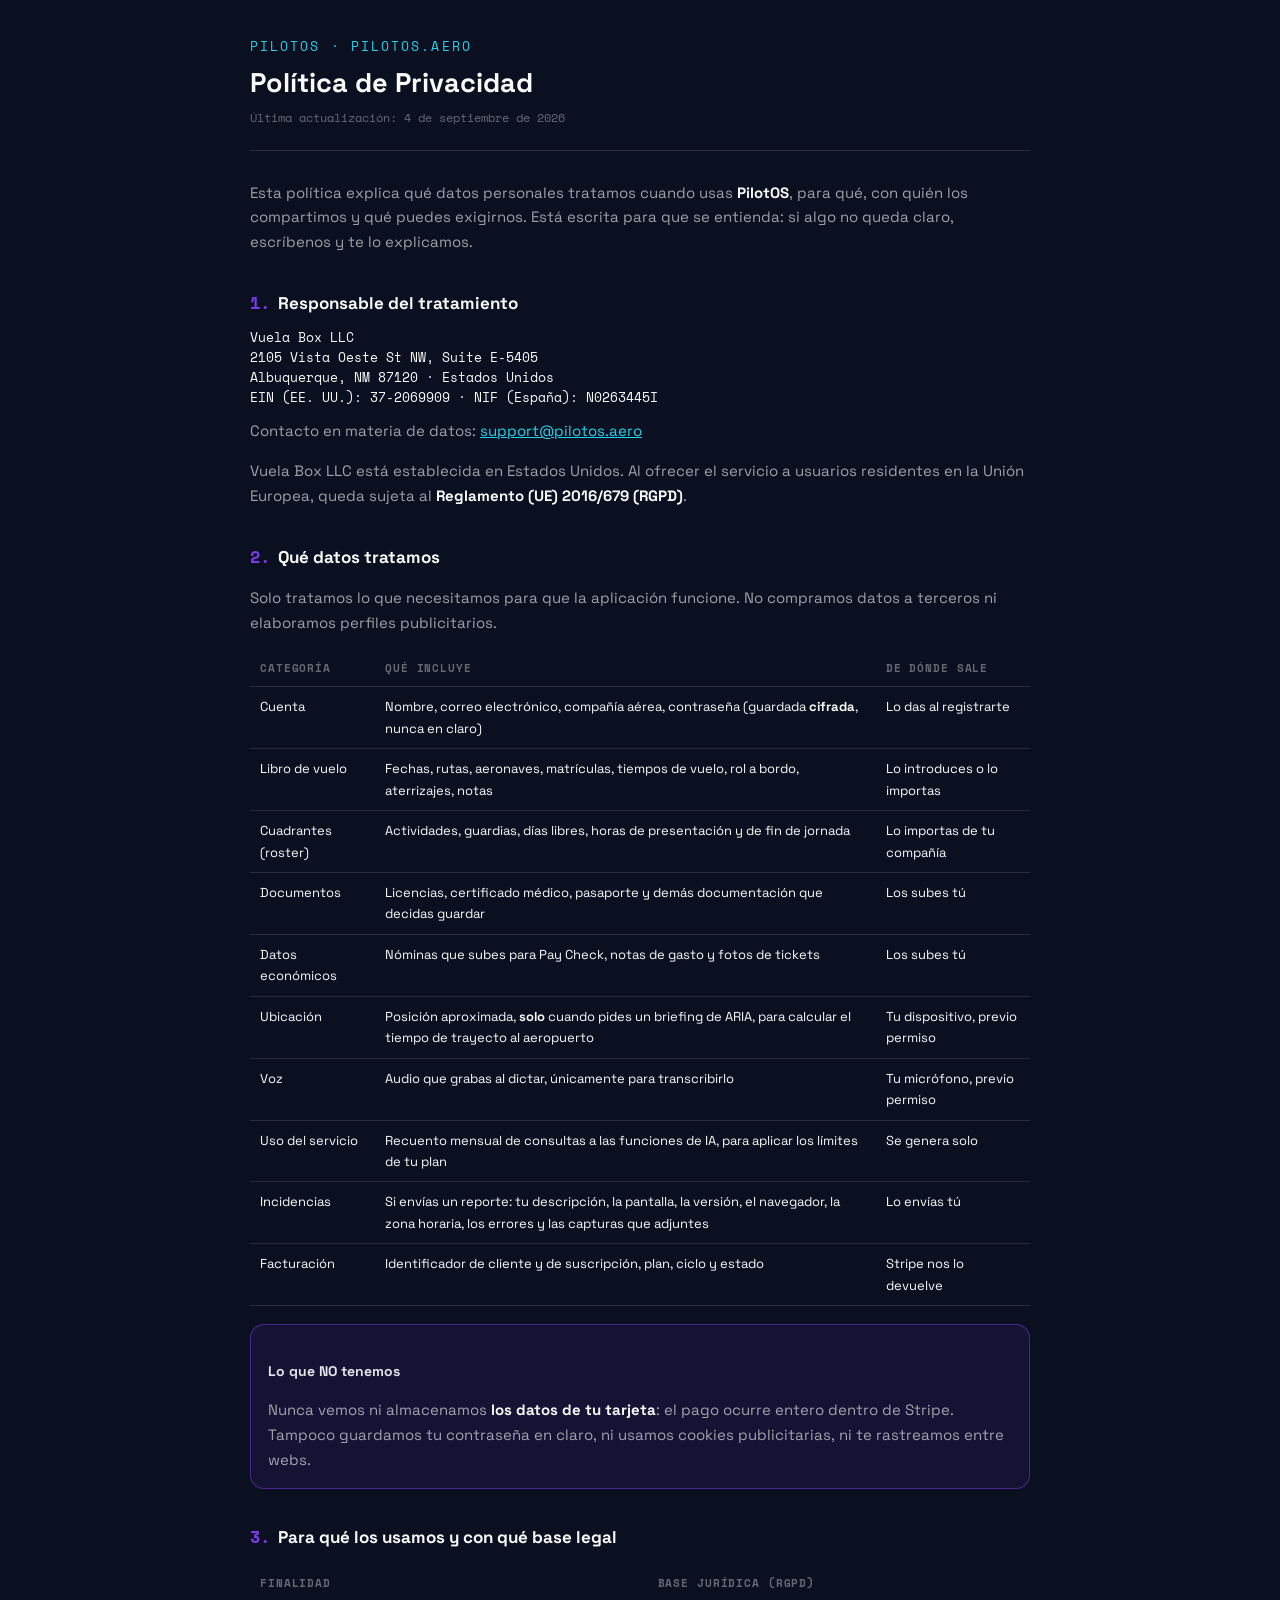
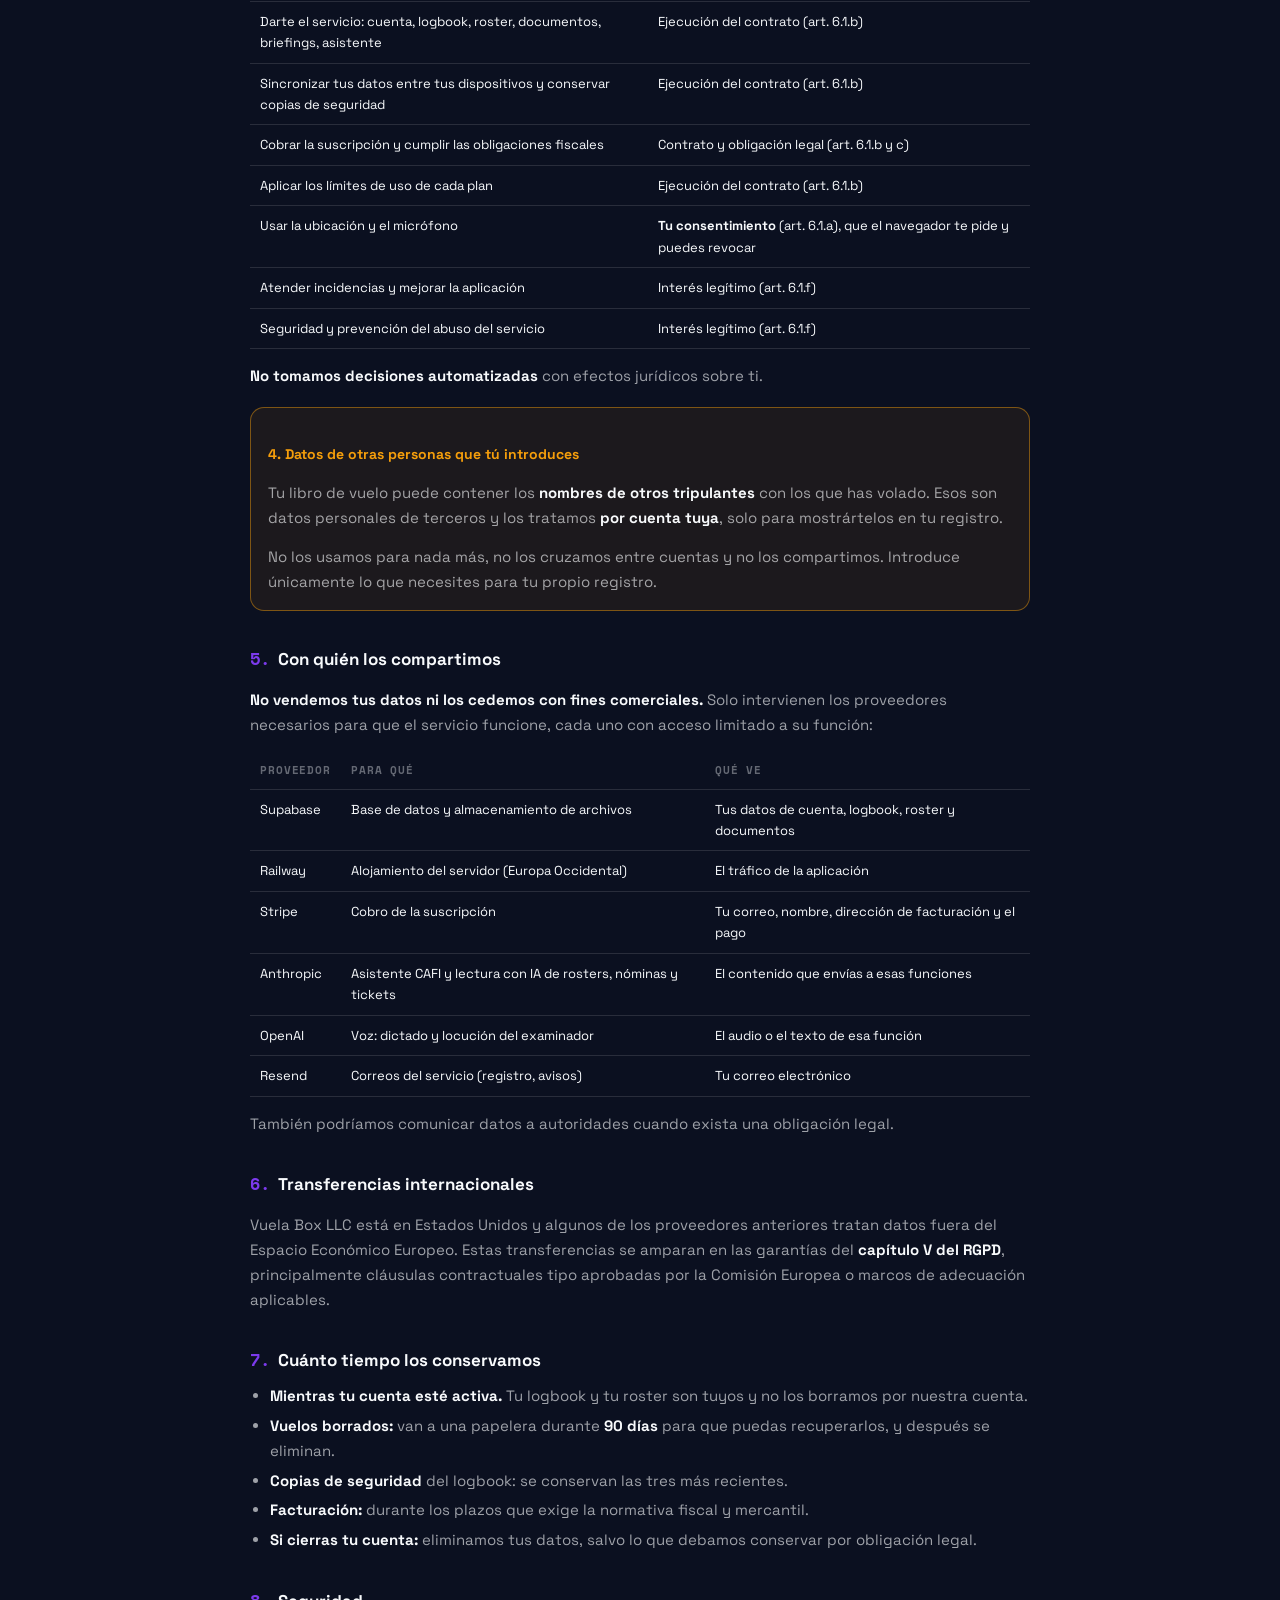
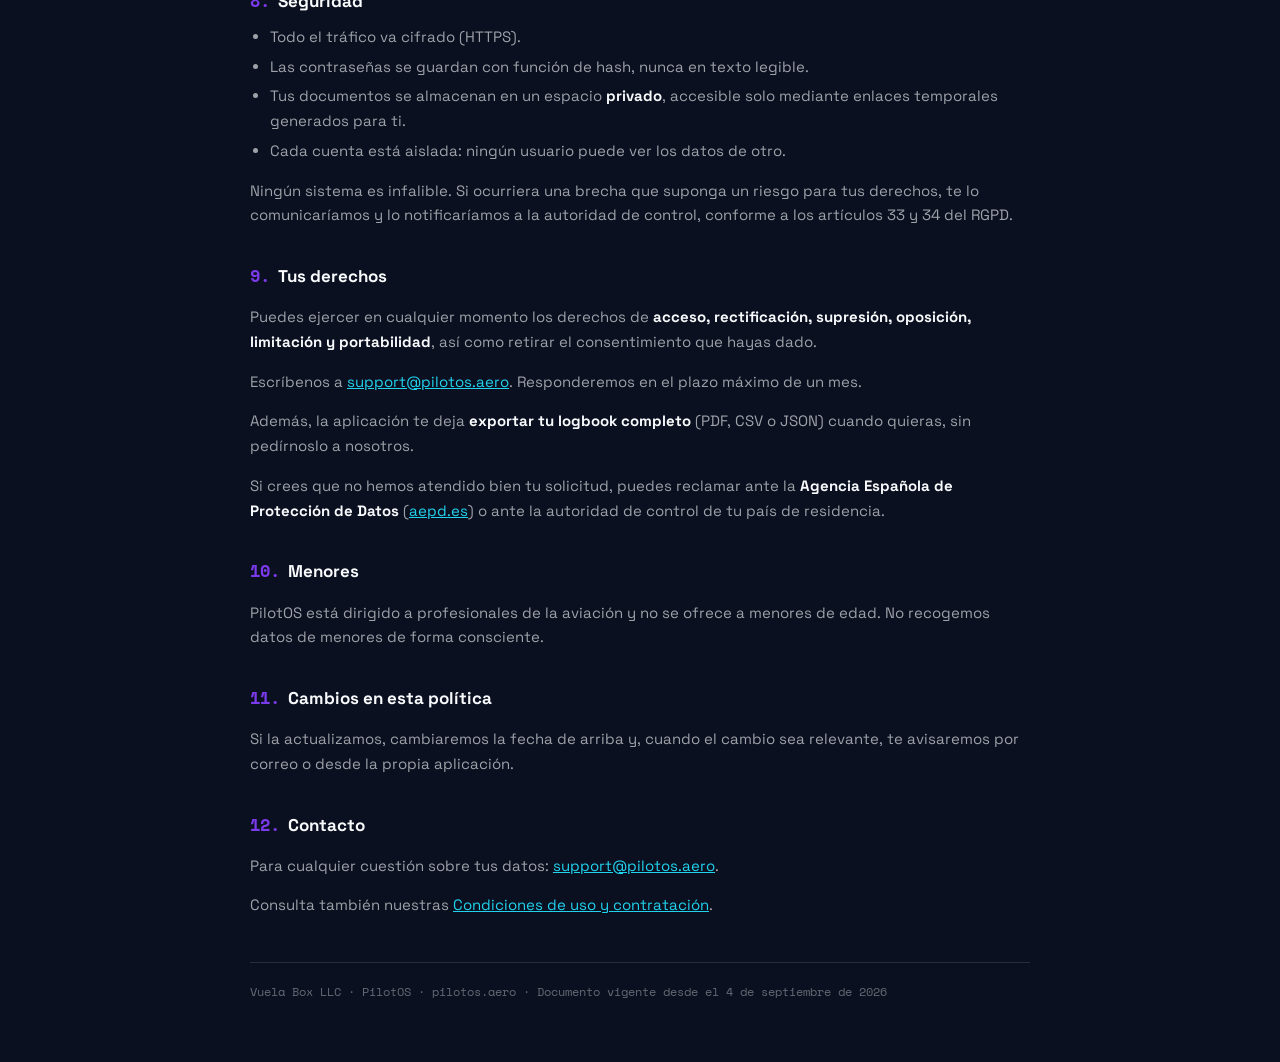
<file: privacy.html>
<!DOCTYPE html>
<html lang="es">
<head>
<meta charset="utf-8">
<meta name="viewport" content="width=device-width, initial-scale=1, viewport-fit=cover">
<title>Política de Privacidad · PilotOS</title>
<meta name="robots" content="index, follow">
<link rel="icon" href="icon-192.png">
<link rel="preconnect" href="https://fonts.googleapis.com" crossorigin>
<link rel="preconnect" href="https://fonts.gstatic.com" crossorigin>
<link href="https://fonts.googleapis.com/css2?family=Space+Grotesk:wght@400;500;700&family=Space+Mono:wght@400;700&display=swap" rel="stylesheet">
<style>
  :root{
    --navy:#0B1020; --white:#F8FAFC; --violet:#7C3AED; --cyan:#22D3EE; --amber:#F59E0B;
    --dim:rgba(248,250,252,.62); --dimmer:rgba(248,250,252,.38); --line:rgba(248,250,252,.12);
  }
  *{box-sizing:border-box}
  body{
    margin:0; background:var(--navy); color:var(--white);
    font-family:'Space Grotesk',system-ui,-apple-system,sans-serif;
    font-size:15px; line-height:1.65;
    padding:0 max(18px, env(safe-area-inset-left)) calc(60px + env(safe-area-inset-bottom)) max(18px, env(safe-area-inset-right));
  }
  .wrap{max-width:780px; margin:0 auto; padding-top:calc(36px + env(safe-area-inset-top))}
  header{border-bottom:1px solid var(--line); padding-bottom:22px; margin-bottom:30px}
  .brand{font-size:13px; letter-spacing:.16em; text-transform:uppercase; color:var(--cyan); font-family:'Space Mono',monospace}
  h1{font-size:27px; line-height:1.2; margin:10px 0 8px; font-weight:700}
  .meta{font-family:'Space Mono',monospace; font-size:12px; color:var(--dimmer)}
  h2{font-size:17px; margin:34px 0 10px; font-weight:700; color:var(--white)}
  h2 span{color:var(--violet); font-family:'Space Mono',monospace; margin-right:8px}
  h3{font-size:14px; margin:20px 0 6px; font-weight:700; color:rgba(248,250,252,.9)}
  p, li{color:var(--dim)}
  ul{padding-left:20px; margin:8px 0}
  li{margin:5px 0}
  a{color:var(--cyan)}
  strong{color:var(--white); font-weight:700}
  .tw{overflow-x:auto; -webkit-overflow-scrolling:touch; margin:14px 0}
  table{width:100%; min-width:520px; border-collapse:collapse; font-size:13px}
  th,td{padding:9px 10px; border-bottom:1px solid var(--line); text-align:left; vertical-align:top}
  th{font-family:'Space Mono',monospace; font-size:11px; letter-spacing:.08em; text-transform:uppercase; color:var(--dimmer)}
  td:first-child{color:var(--white)}
  .box{border:1px solid var(--line); border-radius:14px; padding:15px 17px; margin:18px 0; background:rgba(248,250,252,.03)}
  .box.key{border-color:rgba(124,58,237,.5); background:rgba(124,58,237,.09)}
  .box.warn{border-color:rgba(245,158,11,.45); background:rgba(245,158,11,.07)}
  .box.warn h3{color:var(--amber)}
  .addr{font-family:'Space Mono',monospace; font-size:13px; color:var(--white); line-height:1.55; margin:6px 0 0 0}
  footer{margin-top:44px; padding-top:20px; border-top:1px solid var(--line);
         font-family:'Space Mono',monospace; font-size:11.5px; color:var(--dimmer)}
  @media(max-width:520px){ h1{font-size:22px} body{font-size:14.5px} }
</style>
</head>
<body>
<div class="wrap">

<header>
  <div class="brand">PilotOS · pilotos.aero</div>
  <h1>Política de Privacidad</h1>
  <div class="meta">Última actualización: 4 de septiembre de 2026</div>
</header>

<p>Esta política explica qué datos personales tratamos cuando usas <strong>PilotOS</strong>, para qué,
con quién los compartimos y qué puedes exigirnos. Está escrita para que se entienda: si algo no queda
claro, escríbenos y te lo explicamos.</p>

<h2><span>1.</span>Responsable del tratamiento</h2>
<p class="addr">
  Vuela Box LLC<br>
  2105 Vista Oeste St NW, Suite E&#8209;5405<br>
  Albuquerque, NM 87120 · Estados Unidos<br>
  EIN (EE.&nbsp;UU.): 37&#8209;2069909 · NIF (España): N0263445I
</p>
<p style="margin-top:12px">Contacto en materia de datos:
<a href="mailto:support@pilotos.aero">support@pilotos.aero</a></p>
<p>Vuela Box LLC está establecida en Estados Unidos. Al ofrecer el servicio a usuarios residentes en
la Unión Europea, queda sujeta al <strong>Reglamento (UE) 2016/679 (RGPD)</strong>.</p>

<h2><span>2.</span>Qué datos tratamos</h2>
<p>Solo tratamos lo que necesitamos para que la aplicación funcione. No compramos datos a terceros ni
elaboramos perfiles publicitarios.</p>

<div class="tw"><table>
  <thead><tr><th>Categoría</th><th>Qué incluye</th><th>De dónde sale</th></tr></thead>
  <tbody>
    <tr><td>Cuenta</td><td>Nombre, correo electrónico, compañía aérea, contraseña (guardada <strong>cifrada</strong>, nunca en claro)</td><td>Lo das al registrarte</td></tr>
    <tr><td>Libro de vuelo</td><td>Fechas, rutas, aeronaves, matrículas, tiempos de vuelo, rol a bordo, aterrizajes, notas</td><td>Lo introduces o lo importas</td></tr>
    <tr><td>Cuadrantes (roster)</td><td>Actividades, guardias, días libres, horas de presentación y de fin de jornada</td><td>Lo importas de tu compañía</td></tr>
    <tr><td>Documentos</td><td>Licencias, certificado médico, pasaporte y demás documentación que decidas guardar</td><td>Los subes tú</td></tr>
    <tr><td>Datos económicos</td><td>Nóminas que subes para Pay Check, notas de gasto y fotos de tickets</td><td>Los subes tú</td></tr>
    <tr><td>Ubicación</td><td>Posición aproximada, <strong>solo</strong> cuando pides un briefing de ARIA, para calcular el tiempo de trayecto al aeropuerto</td><td>Tu dispositivo, previo permiso</td></tr>
    <tr><td>Voz</td><td>Audio que grabas al dictar, únicamente para transcribirlo</td><td>Tu micrófono, previo permiso</td></tr>
    <tr><td>Uso del servicio</td><td>Recuento mensual de consultas a las funciones de IA, para aplicar los límites de tu plan</td><td>Se genera solo</td></tr>
    <tr><td>Incidencias</td><td>Si envías un reporte: tu descripción, la pantalla, la versión, el navegador, la zona horaria, los errores y las capturas que adjuntes</td><td>Lo envías tú</td></tr>
    <tr><td>Facturación</td><td>Identificador de cliente y de suscripción, plan, ciclo y estado</td><td>Stripe nos lo devuelve</td></tr>
  </tbody>
</table></div>

<div class="box key">
  <h3>Lo que NO tenemos</h3>
  <p style="margin-bottom:0">Nunca vemos ni almacenamos <strong>los datos de tu tarjeta</strong>: el pago
  ocurre entero dentro de Stripe. Tampoco guardamos tu contraseña en claro, ni usamos cookies
  publicitarias, ni te rastreamos entre webs.</p>
</div>

<h2><span>3.</span>Para qué los usamos y con qué base legal</h2>
<div class="tw"><table>
  <thead><tr><th>Finalidad</th><th>Base jurídica (RGPD)</th></tr></thead>
  <tbody>
    <tr><td>Darte el servicio: cuenta, logbook, roster, documentos, briefings, asistente</td><td>Ejecución del contrato (art. 6.1.b)</td></tr>
    <tr><td>Sincronizar tus datos entre tus dispositivos y conservar copias de seguridad</td><td>Ejecución del contrato (art. 6.1.b)</td></tr>
    <tr><td>Cobrar la suscripción y cumplir las obligaciones fiscales</td><td>Contrato y obligación legal (art. 6.1.b y c)</td></tr>
    <tr><td>Aplicar los límites de uso de cada plan</td><td>Ejecución del contrato (art. 6.1.b)</td></tr>
    <tr><td>Usar la ubicación y el micrófono</td><td><strong>Tu consentimiento</strong> (art. 6.1.a), que el navegador te pide y puedes revocar</td></tr>
    <tr><td>Atender incidencias y mejorar la aplicación</td><td>Interés legítimo (art. 6.1.f)</td></tr>
    <tr><td>Seguridad y prevención del abuso del servicio</td><td>Interés legítimo (art. 6.1.f)</td></tr>
  </tbody>
</table></div>
<p><strong>No tomamos decisiones automatizadas</strong> con efectos jurídicos sobre ti.</p>

<div class="box warn">
  <h3>4. Datos de otras personas que tú introduces</h3>
  <p>Tu libro de vuelo puede contener los <strong>nombres de otros tripulantes</strong> con los que has
  volado. Esos son datos personales de terceros y los tratamos <strong>por cuenta tuya</strong>, solo
  para mostrártelos en tu registro.</p>
  <p style="margin-bottom:0">No los usamos para nada más, no los cruzamos entre cuentas y no los
  compartimos. Introduce únicamente lo que necesites para tu propio registro.</p>
</div>

<h2><span>5.</span>Con quién los compartimos</h2>
<p><strong>No vendemos tus datos ni los cedemos con fines comerciales.</strong> Solo intervienen los
proveedores necesarios para que el servicio funcione, cada uno con acceso limitado a su función:</p>
<div class="tw"><table>
  <thead><tr><th>Proveedor</th><th>Para qué</th><th>Qué ve</th></tr></thead>
  <tbody>
    <tr><td>Supabase</td><td>Base de datos y almacenamiento de archivos</td><td>Tus datos de cuenta, logbook, roster y documentos</td></tr>
    <tr><td>Railway</td><td>Alojamiento del servidor (Europa Occidental)</td><td>El tráfico de la aplicación</td></tr>
    <tr><td>Stripe</td><td>Cobro de la suscripción</td><td>Tu correo, nombre, dirección de facturación y el pago</td></tr>
    <tr><td>Anthropic</td><td>Asistente CAFI y lectura con IA de rosters, nóminas y tickets</td><td>El contenido que envías a esas funciones</td></tr>
    <tr><td>OpenAI</td><td>Voz: dictado y locución del examinador</td><td>El audio o el texto de esa función</td></tr>
    <tr><td>Resend</td><td>Correos del servicio (registro, avisos)</td><td>Tu correo electrónico</td></tr>
  </tbody>
</table></div>
<p>También podríamos comunicar datos a autoridades cuando exista una obligación legal.</p>

<h2><span>6.</span>Transferencias internacionales</h2>
<p>Vuela Box LLC está en Estados Unidos y algunos de los proveedores anteriores tratan datos fuera del
Espacio Económico Europeo. Estas transferencias se amparan en las garantías del <strong>capítulo V del
RGPD</strong>, principalmente cláusulas contractuales tipo aprobadas por la Comisión Europea o marcos
de adecuación aplicables.</p>

<h2><span>7.</span>Cuánto tiempo los conservamos</h2>
<ul>
  <li><strong>Mientras tu cuenta esté activa.</strong> Tu logbook y tu roster son tuyos y no los
      borramos por nuestra cuenta.</li>
  <li><strong>Vuelos borrados:</strong> van a una papelera durante <strong>90 días</strong> para que
      puedas recuperarlos, y después se eliminan.</li>
  <li><strong>Copias de seguridad</strong> del logbook: se conservan las tres más recientes.</li>
  <li><strong>Facturación:</strong> durante los plazos que exige la normativa fiscal y mercantil.</li>
  <li><strong>Si cierras tu cuenta:</strong> eliminamos tus datos, salvo lo que debamos conservar por
      obligación legal.</li>
</ul>

<h2><span>8.</span>Seguridad</h2>
<ul>
  <li>Todo el tráfico va cifrado (HTTPS).</li>
  <li>Las contraseñas se guardan con función de hash, nunca en texto legible.</li>
  <li>Tus documentos se almacenan en un espacio <strong>privado</strong>, accesible solo mediante
      enlaces temporales generados para ti.</li>
  <li>Cada cuenta está aislada: ningún usuario puede ver los datos de otro.</li>
</ul>
<p>Ningún sistema es infalible. Si ocurriera una brecha que suponga un riesgo para tus derechos, te lo
comunicaríamos y lo notificaríamos a la autoridad de control, conforme a los artículos 33 y 34 del RGPD.</p>

<h2><span>9.</span>Tus derechos</h2>
<p>Puedes ejercer en cualquier momento los derechos de <strong>acceso, rectificación, supresión,
oposición, limitación y portabilidad</strong>, así como retirar el consentimiento que hayas dado.</p>
<p>Escríbenos a <a href="mailto:support@pilotos.aero">support@pilotos.aero</a>. Responderemos en el plazo
máximo de un mes.</p>
<p>Además, la aplicación te deja <strong>exportar tu logbook completo</strong> (PDF, CSV o JSON) cuando
quieras, sin pedírnoslo a nosotros.</p>
<p>Si crees que no hemos atendido bien tu solicitud, puedes reclamar ante la
<strong>Agencia Española de Protección de Datos</strong> (<a href="https://www.aepd.es">aepd.es</a>) o
ante la autoridad de control de tu país de residencia.</p>

<h2><span>10.</span>Menores</h2>
<p>PilotOS está dirigido a profesionales de la aviación y no se ofrece a menores de edad. No recogemos
datos de menores de forma consciente.</p>

<h2><span>11.</span>Cambios en esta política</h2>
<p>Si la actualizamos, cambiaremos la fecha de arriba y, cuando el cambio sea relevante, te avisaremos
por correo o desde la propia aplicación.</p>

<h2><span>12.</span>Contacto</h2>
<p>Para cualquier cuestión sobre tus datos:
<a href="mailto:support@pilotos.aero">support@pilotos.aero</a>.</p>
<p>Consulta también nuestras
<a href="https://pilotos.aero/terms.html">Condiciones de uso y contratación</a>.</p>

<footer>
  Vuela Box LLC · PilotOS · pilotos.aero · Documento vigente desde el 4 de septiembre de 2026
</footer>

</div>
</body>
</html>
</file>
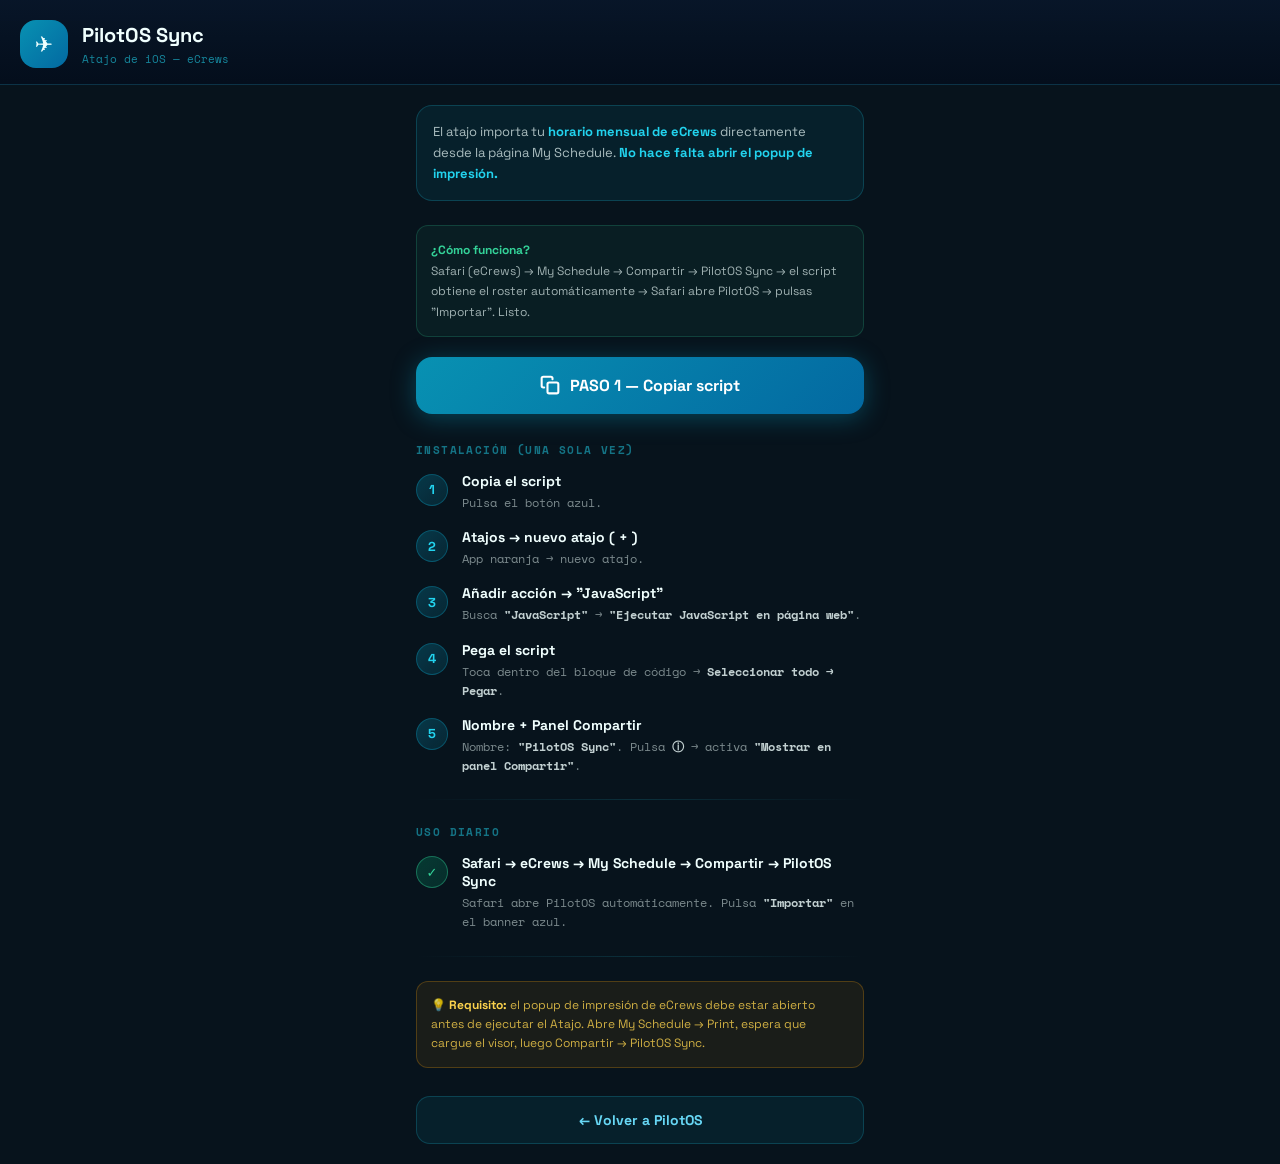
<file: shortcut.html>
<!DOCTYPE html>
<html lang="es">
<head>
<meta charset="UTF-8">
<meta name="viewport" content="width=device-width,initial-scale=1,viewport-fit=cover">
<title>PilotOS Sync — Atajo iOS</title>
<link href="https://fonts.googleapis.com/css2?family=Space+Grotesk:wght@400;600;700;800;900&family=Space+Mono:wght@400;700&display=swap" rel="stylesheet">
<style>
*{box-sizing:border-box;margin:0;padding:0}
body{font-family:'Space Grotesk',system-ui,sans-serif;background:#07131C;color:#F0FFFE;min-height:100vh;padding:env(safe-area-inset-top,0) 0 env(safe-area-inset-bottom,0)}
.header{background:linear-gradient(180deg,rgba(8,22,40,.98),rgba(4,14,28,.99));border-bottom:1px solid rgba(34,211,238,.15);padding:20px 20px 16px;display:flex;align-items:center;gap:14px}
.hi{width:48px;height:48px;border-radius:16px;background:linear-gradient(135deg,#0891B2,#0369A1);display:flex;align-items:center;justify-content:center;font-size:22px;flex-shrink:0}
.ht{font-size:20px;font-weight:900}.hs{font-size:11px;color:rgba(34,211,238,.6);font-family:'Space Mono',monospace;margin-top:3px}
.content{padding:20px 16px;max-width:480px;margin:0 auto}
.intro{background:rgba(8,145,178,.10);border:1px solid rgba(34,211,238,.20);border-radius:16px;padding:16px;margin-bottom:24px;font-size:13px;color:rgba(240,255,254,.7);line-height:1.6}
.intro strong{color:#22D3EE}
.copy-btn{width:100%;padding:18px;margin-bottom:28px;background:linear-gradient(135deg,#0891B2,#0369A1);border:none;border-radius:16px;color:#fff;font-family:'Space Grotesk',sans-serif;font-size:16px;font-weight:800;cursor:pointer;display:flex;align-items:center;justify-content:center;gap:10px;box-shadow:0 4px 24px rgba(8,145,178,.4);-webkit-tap-highlight-color:transparent}
.copy-btn.copied{background:linear-gradient(135deg,#059669,#047857)}
.stitle{font-size:11px;font-weight:800;letter-spacing:1.4px;text-transform:uppercase;color:rgba(34,211,238,.5);font-family:'Space Mono',monospace;margin-bottom:14px}
.step{display:flex;gap:14px;align-items:flex-start;margin-bottom:16px}
.snum{width:32px;height:32px;border-radius:50%;background:linear-gradient(135deg,rgba(8,145,178,.3),rgba(6,95,120,.25));border:1.5px solid rgba(8,145,178,.4);display:flex;align-items:center;justify-content:center;font-size:13px;font-weight:800;color:#22D3EE;flex-shrink:0;margin-top:2px}
.stit{font-size:14px;font-weight:700;color:#F0FFFE;margin-bottom:3px}
.sdesc{font-size:12px;color:rgba(240,255,254,.5);font-family:'Space Mono',monospace;line-height:1.6}
.sdesc strong{color:rgba(240,255,254,.8)}
.div{height:1px;background:linear-gradient(90deg,transparent,rgba(34,211,238,.15),transparent);margin:24px 0}
.tip{background:rgba(245,158,11,.08);border:1px solid rgba(245,158,11,.25);border-radius:12px;padding:14px;font-size:12px;color:rgba(252,211,77,.8);line-height:1.6}
.tip strong{color:#FCD34D}
.how{background:rgba(52,211,153,.06);border:1px solid rgba(52,211,153,.2);border-radius:12px;padding:14px;margin-bottom:20px;font-size:12px;color:rgba(240,255,254,.65);line-height:1.7}
.how strong{color:#34D399}
.back{display:flex;align-items:center;justify-content:center;gap:8px;margin-top:28px;padding:14px;background:rgba(8,145,178,.10);border:1px solid rgba(34,211,238,.2);border-radius:14px;color:#67d7f5;font-family:'Space Grotesk',sans-serif;font-size:14px;font-weight:700;text-decoration:none}
</style>
</head>
<body>
<div class="header">
  <div class="hi">✈</div>
  <div><div class="ht">PilotOS Sync</div><div class="hs">Atajo de iOS — eCrews</div></div>
</div>
<div class="content">
  <div class="intro">El atajo importa tu <strong>horario mensual de eCrews</strong> directamente desde la página My Schedule. <strong>No hace falta abrir el popup de impresión.</strong></div>

  <div class="how">
    <strong>¿Cómo funciona?</strong><br>
    Safari (eCrews) → My Schedule → Compartir → PilotOS Sync → el script obtiene el roster automáticamente → Safari abre PilotOS → pulsas "Importar". Listo.
  </div>

  <button class="copy-btn" id="copyBtn" onclick="copyScript()">
    <svg width="20" height="20" viewBox="0 0 24 24" fill="none" stroke="currentColor" stroke-width="2.5" stroke-linecap="round"><rect x="9" y="9" width="13" height="13" rx="2"/><path d="M5 15H4a2 2 0 01-2-2V4a2 2 0 012-2h9a2 2 0 012 2v1"/></svg>
    <span id="copyTxt">PASO 1 — Copiar script</span>
  </button>

  <div class="stitle">Instalación (una sola vez)</div>
  <div class="step"><div class="snum">1</div><div><div class="stit">Copia el script</div><div class="sdesc">Pulsa el botón azul.</div></div></div>
  <div class="step"><div class="snum">2</div><div><div class="stit">Atajos → nuevo atajo ( + )</div><div class="sdesc">App naranja → nuevo atajo.</div></div></div>
  <div class="step"><div class="snum">3</div><div><div class="stit">Añadir acción → "JavaScript"</div><div class="sdesc">Busca <strong>"JavaScript"</strong> → <strong>"Ejecutar JavaScript en página web"</strong>.</div></div></div>
  <div class="step"><div class="snum">4</div><div><div class="stit">Pega el script</div><div class="sdesc">Toca dentro del bloque de código → <strong>Seleccionar todo → Pegar</strong>.</div></div></div>
  <div class="step"><div class="snum">5</div><div><div class="stit">Nombre + Panel Compartir</div><div class="sdesc">Nombre: <strong>"PilotOS Sync"</strong>. Pulsa <strong>ⓘ</strong> → activa <strong>"Mostrar en panel Compartir"</strong>.</div></div></div>

  <div class="div"></div>
  <div class="stitle">Uso diario</div>
  <div class="step">
    <div class="snum" style="background:linear-gradient(135deg,rgba(5,150,105,.3),rgba(4,120,87,.25));border-color:rgba(52,211,153,.4);color:#34D399">✓</div>
    <div><div class="stit">Safari → eCrews → My Schedule → Compartir → PilotOS Sync</div><div class="sdesc">Safari abre PilotOS automáticamente. Pulsa <strong>"Importar"</strong> en el banner azul.</div></div>
  </div>

  <div class="div"></div>
  <div class="tip">💡 <strong>Requisito:</strong> el popup de impresión de eCrews debe estar abierto antes de ejecutar el Atajo. Abre My Schedule → Print, espera que cargue el visor, luego Compartir → PilotOS Sync.</div>
  <a href="/" class="back">← Volver a PilotOS</a>
</div>
<script>
var SCRIPT = `(function(){
if(typeof completion==='function')completion(null);
var E=[],L=[];
function log(s){L.push(String(s).slice(0,250));}
function p2(n){return('0'+n).slice(-2);}
log('v=run05');

// eCrewHeader desde URL o iframes
var hdr='';
try{var m1=(window.location.href+'').match(/eCrewHeader=([^&\\s#]+)/);if(m1)hdr=m1[1];}catch(e){}
try{if(!hdr)document.querySelectorAll('iframe').forEach(function(f){var m=(f.src||'').match(/eCrewHeader=([^&\\s#]+)/);if(m&&!hdr)hdr=m[1];});}catch(e){}
log('hdr='+hdr.slice(0,12));
log('url='+window.location.href.slice(0,120));
log('ttl='+document.title.slice(0,60));
log('txt='+((document.body.innerText||'').slice(0,250).replace(/\\s+/g,' ').trim()));

// RequestVerificationToken (CSRF) — buscar en DOM y cookies
var rt='';
try{
  var el=document.querySelector('[name="__RequestVerificationToken"],[name="RequestVerificationToken"]');
  if(el)rt=el.value||el.getAttribute('content')||'';
  if(!rt){
    document.cookie.split(';').forEach(function(c){
      var kv=c.trim().split('='),name=kv[0];
      if(!rt&&(name.indexOf('Antiforgery')>-1||name==='__RequestVerificationToken'))
        rt=decodeURIComponent(kv.slice(1).join('='));
    });
  }
  log('rt='+rt.slice(0,20)+(rt.length>20?'...':''));
}catch(e){log('rt_ex='+e.message);}

// Fechas del período — múltiples métodos de detección
var dateFrom='',dateTo='';
function _monthEnd(y,m){return new Date(y,m,0).getDate();}

// M1: rango explícito dd/mm/yyyy[-–]dd/mm/yyyy en el texto de la página
try{
  var _t1=(document.body.innerText||'');
  var pm=_t1.match(/(\\d{2})\\/(\\d{2})\\/(\\d{4})\\s*[-–—]\\s*(\\d{2})\\/(\\d{2})\\/(\\d{4})/);
  if(pm){dateFrom=pm[3]+'-'+pm[2]+'-'+pm[1];dateTo=pm[6]+'-'+pm[5]+'-'+pm[4];log('per=range');}
}catch(e){}

// M2: parámetros de URL (year/month, sDate, startDate, date, from)
if(!dateFrom){try{
  var sp=new URLSearchParams(window.location.search);
  var _yr=sp.get('year')||sp.get('Year'),_mo=sp.get('month')||sp.get('Month');
  if(_yr&&_mo){var _y2=+_yr,_m2=+_mo;if(_y2>2020&&_m2>=1&&_m2<=12){dateFrom=_y2+'-'+p2(_m2)+'-01';dateTo=_y2+'-'+p2(_m2)+'-'+p2(_monthEnd(_y2,_m2));log('per=url_ym');}}
  if(!dateFrom){['sDate','startDate','dateFrom','date','from'].forEach(function(k){if(!dateFrom){var v=sp.get(k);if(v){var d=new Date(v);if(!isNaN(d.getTime())&&d.getFullYear()>2020){var _y3=d.getFullYear(),_m3=d.getMonth()+1;dateFrom=_y3+'-'+p2(_m3)+'-01';dateTo=_y3+'-'+p2(_m3)+'-'+p2(_monthEnd(_y3,_m3));log('per=url_'+k);}}}});}
}catch(e){}}

// M3: nombre de mes (español o inglés) + año en texto de página o título
if(!dateFrom){try{
  var MNAMES={'enero':1,'febrero':2,'marzo':3,'abril':4,'mayo':5,'junio':6,'julio':7,'agosto':8,'septiembre':9,'octubre':10,'noviembre':11,'diciembre':12,'january':1,'february':2,'march':3,'april':4,'may':5,'june':6,'july':7,'august':8,'september':9,'october':10,'november':11,'december':12};
  var _src=((document.body.innerText||'')+' '+(document.title||'')).toLowerCase();
  var _mkeys=Object.keys(MNAMES).join('|');
  var _mp=_src.match(new RegExp('('+_mkeys+')\\\\s+(\\\\d{4})'));
  if(_mp&&MNAMES[_mp[1]]&&+_mp[2]>2020){var _y4=+_mp[2],_m4=MNAMES[_mp[1]];dateFrom=_y4+'-'+p2(_m4)+'-01';dateTo=_y4+'-'+p2(_m4)+'-'+p2(_monthEnd(_y4,_m4));log('per=name:'+_mp[1]+_mp[2]);}
}catch(e){}}

// Fallback + prompt: si ningún método detectó el período, preguntar al usuario
if(!dateFrom){
  var _now=new Date(),_yn=_now.getFullYear(),_mn=_now.getMonth()+1;
  try{
    var _inp=prompt('¿Qué mes importar?\\nEscribe MM/YYYY (ej: 04/2026)\\nDeja vacío = mes actual ('+p2(_mn)+'/'+_yn+'):');
    if(_inp){
      var _ip=(_inp||'').replace(/\\s/g,'').match(/(\\d{1,2})[\\/-](\\d{4})/);
      if(_ip){var _pm=+_ip[1],_py=+_ip[2];if(_pm>=1&&_pm<=12&&_py>2020){dateFrom=_py+'-'+p2(_pm)+'-01';dateTo=_py+'-'+p2(_pm)+'-'+p2(_monthEnd(_py,_pm));log('per=prompt');}}
    }
  }catch(e){log('prompt_ex='+e.message);}
  if(!dateFrom){dateFrom=_yn+'-'+p2(_mn)+'-01';dateTo=_yn+'-'+p2(_mn)+'-'+p2(_monthEnd(_yn,_mn));log('per=fallback');}
}
log('from='+dateFrom+' to='+dateTo);

var navigated=false;
function navigate(){
  if(navigated)return;navigated=true;
  var seen={};E=E.filter(function(e){var k=e.date+'|'+(e.flightNum||e.type);return seen[k]?false:(seen[k]=1,true);});
  var enc=encodeURIComponent;
  var b64='';try{b64=btoa(unescape(encodeURIComponent(JSON.stringify({ok:E.length>0,entries:E,dbg:L.join('\\n')}))));}catch(e){}
  window.location.href='https://pilotos.aero?rosterSync='+(b64?enc(b64):'err');
}
setTimeout(navigate,25000);

// Paso 1: llamar RunReport para obtener la URL del visor AIMS
var rrHeaders={'Content-Type':'application/json','Accept':'*/*','eCrewheader':hdr,'X-Requested-With':'XMLHttpRequest'};
if(rt)rrHeaders['RequestVerificationToken']=rt;
fetch('/eCrew/Reports/RunReport',{
  method:'POST',credentials:'include',headers:rrHeaders,
  body:JSON.stringify({ReportToshow:'CrewSchedule',DateFrom:dateFrom,DateTo:dateTo,TimesIn:'2'})
}).then(function(r){log('rr='+r.status);return r.text();})
.then(function(txt){
  log('rr_txt='+txt.slice(0,120));
  // txt = ruta relativa del visor: /AIMS/CrewScheduleReport/PrintReport?taskid=...&token=...
  var tidm=txt.match(/taskid=([^&"'\\s]+)/),tokm=txt.match(/token=([^&"'\\s]+)/);
  if(!tidm||!tokm){log('rr_no_url');navigate();return;}
  var aimsUrl='https://ecrews.vueling.com/AIMS/CrewScheduleReport/PrintReport?taskid='+tidm[1]+'&token='+tokm[1];
  log('aimsUrl='+aimsUrl.slice(0,100));
  startIframe(aimsUrl);
}).catch(function(e){log('rr_ex='+e.message);navigate();});

function startIframe(aimsUrl){
  log('iframe_inject');
  var ifr=document.createElement('iframe');
  ifr.style.cssText='position:fixed;top:-9999px;left:-9999px;width:800px;height:600px;opacity:0;pointer-events:none';
  ifr.src=aimsUrl;
  document.body.appendChild(ifr);

  var WDVU='https://ecrews.vueling.com/AIMS/CrewScheduleReport/WebDocumentViewerInvoke';

  function tryCapture(){
    try{
      var iw=ifr.contentWindow;
      var spaUni='',spaDId='';
      iw.performance.getEntriesByType('resource').forEach(function(r){
        if(r.name.indexOf('ViewerInvoke')>-1&&r.name.indexOf('getPage')>-1){
          var d=decodeURIComponent(r.name);
          if(!spaUni){var um=d.match(/unifier=([a-f0-9-]+)/);if(um)spaUni=um[1];}
          if(!spaDId){var dm=d.match(/"documentId":"([a-f0-9]+)"/);if(dm)spaDId=dm[1];}
        }
      });
      return spaUni&&spaDId?{u:spaUni,d:spaDId}:null;
    }catch(e){return null;}
  }

  var pollStart=Date.now(),pollMax=12000;
  function poll(){
    var s=tryCapture();
    if(s){proceed(s.u,s.d);return;}
    if(Date.now()-pollStart>pollMax){onTimeout();return;}
    setTimeout(poll,500);
  }
  function onTimeout(){
    try{
      var iw=ifr.contentWindow;
      var res=iw.performance.getEntriesByType('resource');
      log('poll_to_n='+res.length);
      var vi=0;
      res.forEach(function(r){if(r.name.indexOf('ViewerInvoke')>-1){vi++;if(vi<=3)log('vi'+vi+'='+decodeURIComponent(r.name).slice(-150));}});
      log('poll_vi='+vi);
    }catch(e){log('to_ex='+e.message);}
    navigate();
  }
  setTimeout(poll,1500);

  function parseNobrHTML(html){
    var tokens=[];
    var re=/<nobr[^>]*>([\\s\\S]*?)<\\/nobr>/gi,m;
    while((m=re.exec(html))!==null){
      var txt=m[1].replace(/<[^>]+>/g,'').replace(/&nbsp;/g,' ').replace(/&#(\\d+);/g,function(_,c){return String.fromCharCode(+c);}).replace(/&amp;/g,'&').replace(/\\s+/g,' ').trim();
      if(txt)tokens.push(txt);
    }
    log('nobr='+tokens.length);
    if(tokens.length>14)log('nt14='+tokens[14].slice(0,50));
    return tokensToEntries(tokens);
  }

  // Tipo de actividad para códigos conocidos
  function getActType(tok){
    if(/^OFF$/i.test(tok))return'off';
    if(/^SROF$/i.test(tok))return'srof';
    if(/^DS$/i.test(tok))return'ds';
    if(/^(HSBY|2SBY|3SBY|OSBS|OSB3|OSBY|STBY|SBY)$/i.test(tok))return'standby';
    if(/^(SIM|LFT|OPC|EVAL|SBTO|TR)$/i.test(tok))return'training';
    if(/^SICK$/i.test(tok))return'other';
    return'unknown';
  }

  // Parser principal: agrupa tokens por día, luego parean duties[i] <-> details[i]
  // Estructura del HTML DevExpress: [duty1][duty2]...[dutyN][detail1][detail2]...[detailN][tiempos...]
  function tokensToEntries(tokens){
    var out=[];
    var SKIP=/Personal Crew|Vueling Air|Generated on|All times|Schedule Det|Total Hours|Block Hour|Duty Hour|Hotel Info|^Memos$|^Descriptions$|^Duty Codes$|^Date$|^Duties$|^Details$|Report time|Actual time|Debrief|Indicators|^Category$|Page \\d+ of/i;
    var DATE_RE=/(\\d{2})\\/(\\d{2})\\/(\\d{4})/;
    // Vuelos: 4-5 dígitos opcionalmente con [tipo], o códigos con letras: IBE411, TBD3519
    var FLIGHT_RE=/^([A-Z]{0,3}\\d{3,5})(?:\\s*\\[\\w+\\])?$/;
    // Códigos de actividad conocidos
    var ACT_RE=/^(OFF|SROF|OSBY|OSB3|OSBS|HSBY|2SBY|3SBY|SIM|LFT|OPC|SICK|EVAL|SBTO|DS|TR|STBY|SBY)$/i;
    // Ruta: BCN - AGP o *ORY - BCN (asterisco = positioning)
    var ROUTE_RE=/^\\*?([A-Z]{3})\\s*-\\s*([A-Z]{3})$/;
    // Tiempo real: A07:28 - A09:21 / 07:28 - 09:21 / A07:28 - 09:21 / 07:28 - A10:49/00:14
    var TIME_RE=/A?(\\d{2}:\\d{2})\\s*-\\s*A?(\\d{2}:\\d{2})(?:\\/[0-9:]+)?/;
    var inSummary=false,days=[],curDay=null,seenDates={};

    // Paso 1: agrupar tokens por fecha (ignorar duplicados tipo DS)
    for(var i=0;i<tokens.length;i++){
      var tok=tokens[i];
      if(!tok)continue;
      if(/^Total Hours|^Memos$|^Descriptions$|Generated on/.test(tok)){inSummary=true;}
      if(inSummary)continue;
      if(SKIP.test(tok))continue;
      var dm=tok.match(DATE_RE);
      if(dm){
        var ds=dm[3]+'-'+dm[2]+'-'+dm[1];
        if(seenDates[ds]){curDay=null;}
        else{seenDates[ds]=1;curDay={date:ds,toks:[]};days.push(curDay);}
        continue;
      }
      if(curDay)curDay.toks.push(tok);
    }

    // Paso 2: procesar cada día
    days.forEach(function(day){
      var toks=day.toks;
      var duties=[],details=[],timeRanges=[],inDet=false;
      toks.forEach(function(tok){
        // Recoger rangos de tiempo de todos los tokens del día
        var tm=tok.match(TIME_RE);
        if(tm&&!ROUTE_RE.test(tok))timeRanges.push({std:tm[1],sta:tm[2]});
        // Fase duties vs details
        if(!inDet){
          if(FLIGHT_RE.test(tok)&&!ACT_RE.test(tok)){
            duties.push({k:'flight',n:tok.match(FLIGHT_RE)[1]});return;
          }
          if(ACT_RE.test(tok)){duties.push({k:getActType(tok)});return;}
          inDet=true; // primer token no-duty → entramos en details
        }
        if(ROUTE_RE.test(tok)){var rm=tok.match(ROUTE_RE);details.push({d:rm[1],a:rm[2]});}
        else details.push(null);
      });

      // Paso 3: parear duties[i] <-> details[i] <-> timeRanges[timeIdx]
      // timeIdx avanza para cada duty que tiene horario (todo excepto OFF/SROF)
      var timeIdx=0;
      duties.forEach(function(duty,di){
        if(duty.k==='ds'||duty.k==='unknown')return;
        var rt=details[di]||null;
        var noTime=(duty.k==='off'||duty.k==='srof');
        var times=noTime?{std:'',sta:''}:(timeRanges[timeIdx++]||{std:'',sta:''});
        if(duty.k==='flight'){
          out.push({date:day.date,type:'flight',flightNum:duty.n,dep:rt?rt.d:'',arr:rt?rt.a:'',std:times.std,sta:times.sta});
        }else if(duty.k==='off'){
          out.push({date:day.date,type:'off',flightNum:'',dep:'',arr:'',std:'',sta:''});
        }else if(duty.k==='srof'){
          out.push({date:day.date,type:'srof',flightNum:'SROF',dep:'',arr:'',std:'',sta:''});
        }else if(duty.k==='standby'){
          out.push({date:day.date,type:'standby',flightNum:'',dep:'',arr:'',std:'',sta:''});
        }else if(duty.k==='training'){
          out.push({date:day.date,type:'training',flightNum:'',dep:'',arr:'',std:'',sta:''});
        }else if(duty.k==='other'){
          out.push({date:day.date,type:'other',flightNum:'SICK',dep:'',arr:'',std:'',sta:''});
        }
      });
    });

    var seen={},ded=[];
    out.forEach(function(e){var k=e.date+'|'+(e.flightNum||e.type);if(!seen[k]){seen[k]=1;ded.push(e);}});
    log('entries='+ded.length);
    return ded;
  }

  // Parser de bricks DevExpress: extrae texto + coordenadas, ordena por posición
  function parseBricks(result){
    var bricks=[];
    function walk(obj,ox,oy,d){
      if(!obj||typeof obj!=='object'||d>25)return;
      var x=ox+(typeof obj.left==='number'?obj.left:0);
      var y=oy+(typeof obj.top==='number'?obj.top:0);
      if(obj.content&&Array.isArray(obj.content)){
        var txt='';
        for(var i=0;i<obj.content.length;i++){
          var kv=obj.content[i];
          if(kv&&(kv.Key==='text'||kv.Key==='Text')&&kv.Value!=null)txt+=String(kv.Value);
        }
        txt=txt.replace(/\\s+/g,' ').trim();
        if(txt)bricks.push({x:Math.round(x),y:Math.round(y),t:txt});
      }
      if(Array.isArray(obj.bricks))for(var j=0;j<obj.bricks.length;j++)walk(obj.bricks[j],x,y,d+1);
    }
    try{if(result&&result.brick)walk(result.brick,0,0,0);}catch(e){log('br_ex='+e.message);}
    bricks.sort(function(a,b){return a.y-b.y||a.x-b.x;});
    var rows=[],cur=null,curY=-999;
    bricks.forEach(function(b){
      if(Math.abs(b.y-curY)>10){if(cur)rows.push(cur);cur={y:b.y,cells:[]};curY=b.y;}
      cur.cells.push(b);
    });
    if(cur)rows.push(cur);
    return{bricks:bricks,rows:rows};
  }

  // Parser de filas de bricks: cada fila contiene [fecha?] [vuelo/actividad] [ruta] [tiempos]
  // Estructura ROW-BASED (distinto del HTML export que es COLUMN-BASED)
  function rowsToEntries(rows){
    var out=[],curDate='';
    var SKIP=/Personal Crew|Vueling Air|Generated on|All times|Schedule Det|Total Hours|Block Hour|Duty Hour|Hotel Info|Memo|Description|^Date$|^Duties$|^Details$|Indicators|^Category$|Page \\d+ of|[A-Z]{3}-[A-Z]{2}-\\d{3}/i;
    var FLIGHT_RE=/\\b([A-Z]{0,3}\\d{3,5})(?:\\s*\\[\\w+\\])?\\b/;
    var ACT_RE=/^(OFF|SROF|OSBY|OSB3|OSBS|HSBY|2SBY|3SBY|SIM|LFT|OPC|SICK|EVAL|SBTO|DS|TR|SBY|STBY)$/i;
    var ROUTE_RE=/\\b([A-Z]{3})\\s*-\\s*([A-Z]{3})\\b/;
    var TIME_RE=/A?(\\d{2}:\\d{2})\\s*-\\s*A?(\\d{2}:\\d{2})/;
    rows.forEach(function(row){
      if(!row.cells||!row.cells.length)return;
      var ft=row.cells.map(function(c){return c.t;}).join(' ').replace(/\\s+/g,' ').trim();
      if(!ft)return;
      if(SKIP.test(ft))return;
      var dm=ft.match(/(\\d{2})\\/(\\d{2})\\/(\\d{4})/);
      if(dm){
        var dd=+dm[1],mm=+dm[2],yy=+dm[3];
        if(dd>=1&&dd<=31&&mm>=1&&mm<=12&&yy>=2020)curDate=dm[3]+'-'+dm[2]+'-'+dm[1];
        // Strip ALL date occurrences (global) — evita que "30/04/2026" quede como vuelo "2026"
        ft=ft.replace(/(\\d{2})\\/(\\d{2})\\/(\\d{4})/g,'').trim();
      }
      if(!curDate)return;
      // Actividades conocidas primero
      if(/\\bOFF\\b/i.test(ft)&&!/\\d{3,5}/.test(ft)){out.push({date:curDate,type:'off',flightNum:'',dep:'',arr:'',std:'',sta:''});return;}
      if(/\\bSROF\\b/i.test(ft)){out.push({date:curDate,type:'srof',flightNum:'SROF',dep:'',arr:'',std:'',sta:''});return;}
      if(/\\b(HSBY|2SBY|3SBY|OSBS|OSB3|OSBY|SBY|STBY)\\b/i.test(ft)&&!/\\d{3,5}/.test(ft)){out.push({date:curDate,type:'standby',flightNum:'',dep:'',arr:'',std:'',sta:''});return;}
      if(/\\b(SIM|LFT|OPC|EVAL|SBTO)\\b/i.test(ft)&&!/\\d{3,5}/.test(ft)){out.push({date:curDate,type:'training',flightNum:'',dep:'',arr:'',std:'',sta:''});return;}
      if(/\\bSICK\\b/i.test(ft)){out.push({date:curDate,type:'other',flightNum:'SICK',dep:'',arr:'',std:'',sta:''});return;}
      // Vuelo: número en la fila + ruta preferiendo dep≠arr (BCN-BCN es ruta standby, no vuelo)
      var fm=ft.match(FLIGHT_RE);
      if(fm&&!ACT_RE.test(fm[1])){
        var rm=null;
        try{var _rg=new RegExp('\\b([A-Z]{3})\\s*-\\s*([A-Z]{3})\\b','g'),_rm;while((_rm=_rg.exec(ft))!==null){if(!rm)rm=_rm;if(_rm[1]!==_rm[2]){rm=_rm;break;}}}catch(e){}
        var tm=ft.match(TIME_RE);
        out.push({date:curDate,type:'flight',flightNum:fm[1],dep:rm?rm[1]:'',arr:rm?rm[2]:'',std:tm?tm[1]:'',sta:tm?tm[2]:''});
      }
    });
    var seen={},ded=[];
    out.forEach(function(e){var k=e.date+'|'+(e.flightNum||e.type);if(!seen[k]){seen[k]=1;ded.push(e);}});
    log('brick_e='+ded.length);
    return ded;
  }

  function proceed(spaUni,spaDId){
    try{
      var iw=ifr.contentWindow;
      log('uni='+spaUni.slice(0,40));
      log('dId='+spaDId.slice(0,40));
      log('poll_t='+(Date.now()-pollStart)+'ms');
      var enc=encodeURIComponent;
      var XC=iw.XMLHttpRequest;
      log('xc='+(typeof XC));

      // getPage para páginas 0,1,2 (Export bloqueado en CloudFront con 500)
      var PAGES=[0,1,2],done=0;
      PAGES.forEach(function(pg){
        try{
          var argObj={pageIndex:pg,documentId:spaDId,resolution:192,includeBricks:true};
          var url=WDVU+'?actionKey=getPage&unifier='+enc(spaUni)+'&arg='+enc(JSON.stringify(argObj));
          var xhr=new XC();
          xhr.open('GET',url,true);
          xhr.withCredentials=true;
          xhr.setRequestHeader('Accept','application/json, */*; q=0.01');
          xhr.setRequestHeader('X-Requested-With','XMLHttpRequest');
          xhr.onreadystatechange=function(){
            if(xhr.readyState!==4)return;
            log('gp'+pg+'='+xhr.status);
            done++;
            if(xhr.status===200){
              try{
                var j=JSON.parse(xhr.responseText);
                if(j&&j.result){
                  var pr=parseBricks(j.result);
                  log('gp'+pg+'_b='+pr.bricks.length+' r='+pr.rows.length);
                  // Diagnóstico: página 1 tiene los datos reales (página 0 es cabecera)
                  if(pg===1){
                    pr.bricks.slice(0,10).forEach(function(b,bi){log('B'+bi+'=y'+b.y+'x'+b.x+':'+b.t.slice(0,30));});
                    pr.rows.slice(0,8).forEach(function(r,ri){log('R'+ri+'=['+r.cells.map(function(c){return c.t.slice(0,20);}).join('|')+']');});
                  }
                  if(pr.rows.length>0){
                    var got=rowsToEntries(pr.rows);
                    if(got.length)E=E.concat(got);
                  }
                }
              }catch(e){log('gp'+pg+'_ex='+e.message);}
            }else{log('gp'+pg+'_body='+xhr.responseText.slice(0,100));}
            if(done>=PAGES.length)navigate();
          };
          xhr.onerror=function(){log('gp'+pg+'_xe');done++;if(done>=PAGES.length)navigate();};
          xhr.send();
        }catch(e){log('gp'+pg+'_err='+e.message);done++;if(done>=PAGES.length)navigate();}
      });
      setTimeout(function(){if(!navigated)navigate();},10000);
    }catch(ex){log('ex='+ex.message);navigate();}
  }

}
})();`;

function copyScript(){
  var btn=document.getElementById('copyBtn'),txt=document.getElementById('copyTxt');
  function done(){btn.classList.add('copied');txt.textContent='✓ Copiado — pega en el Atajo';}
  function fb(){
    var ta=document.createElement('textarea');
    ta.value=SCRIPT;
    ta.setAttribute('readonly','');
    ta.style.cssText='position:fixed;left:-9999px;top:0;font-size:16px';
    document.body.appendChild(ta);
    ta.focus();
    ta.select();
    ta.setSelectionRange(0,ta.value.length);
    var ok=false;
    try{ok=document.execCommand('copy');}catch(e){}
    document.body.removeChild(ta);
    if(ok)done();else txt.textContent='Error — copia manualmente';
  }
  if(navigator.clipboard&&navigator.clipboard.writeText){
    navigator.clipboard.writeText(SCRIPT).then(done).catch(fb);
  }else{fb();}
}
</script>
</body>
</html>
</file>
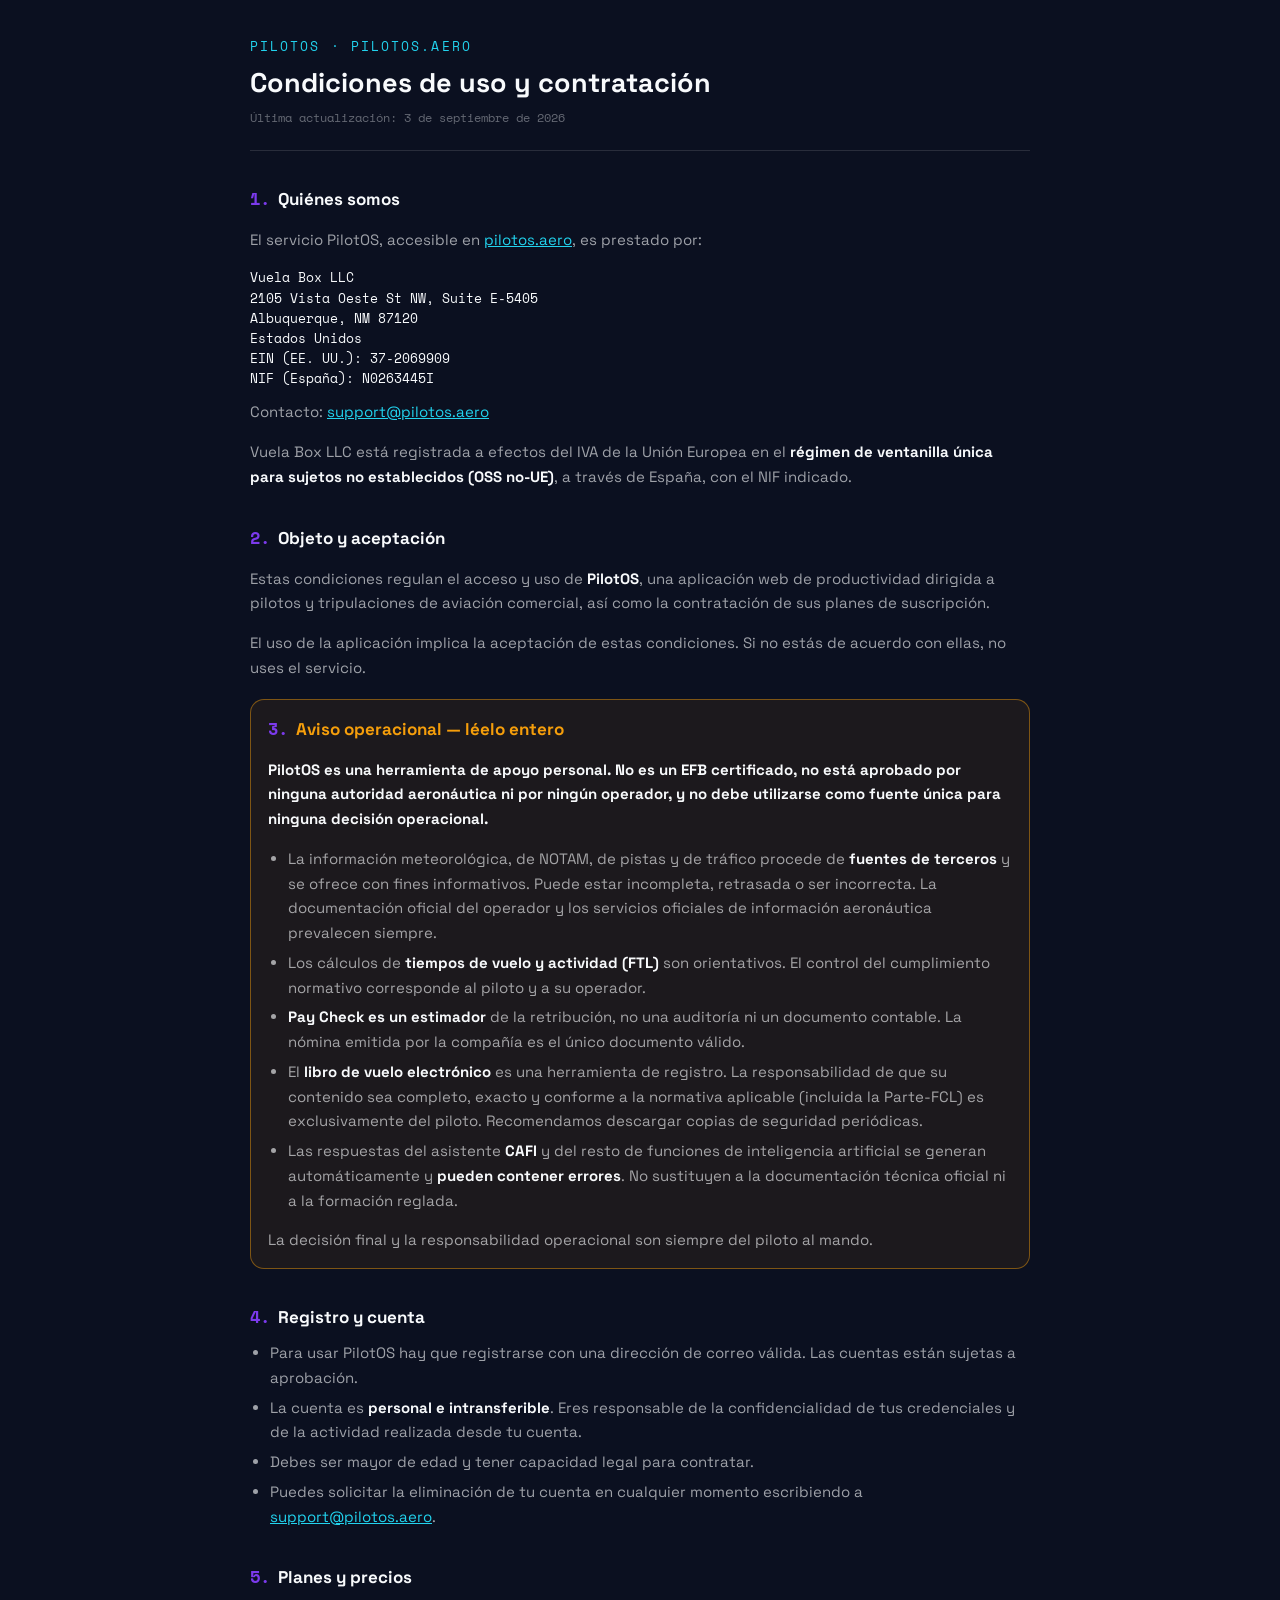
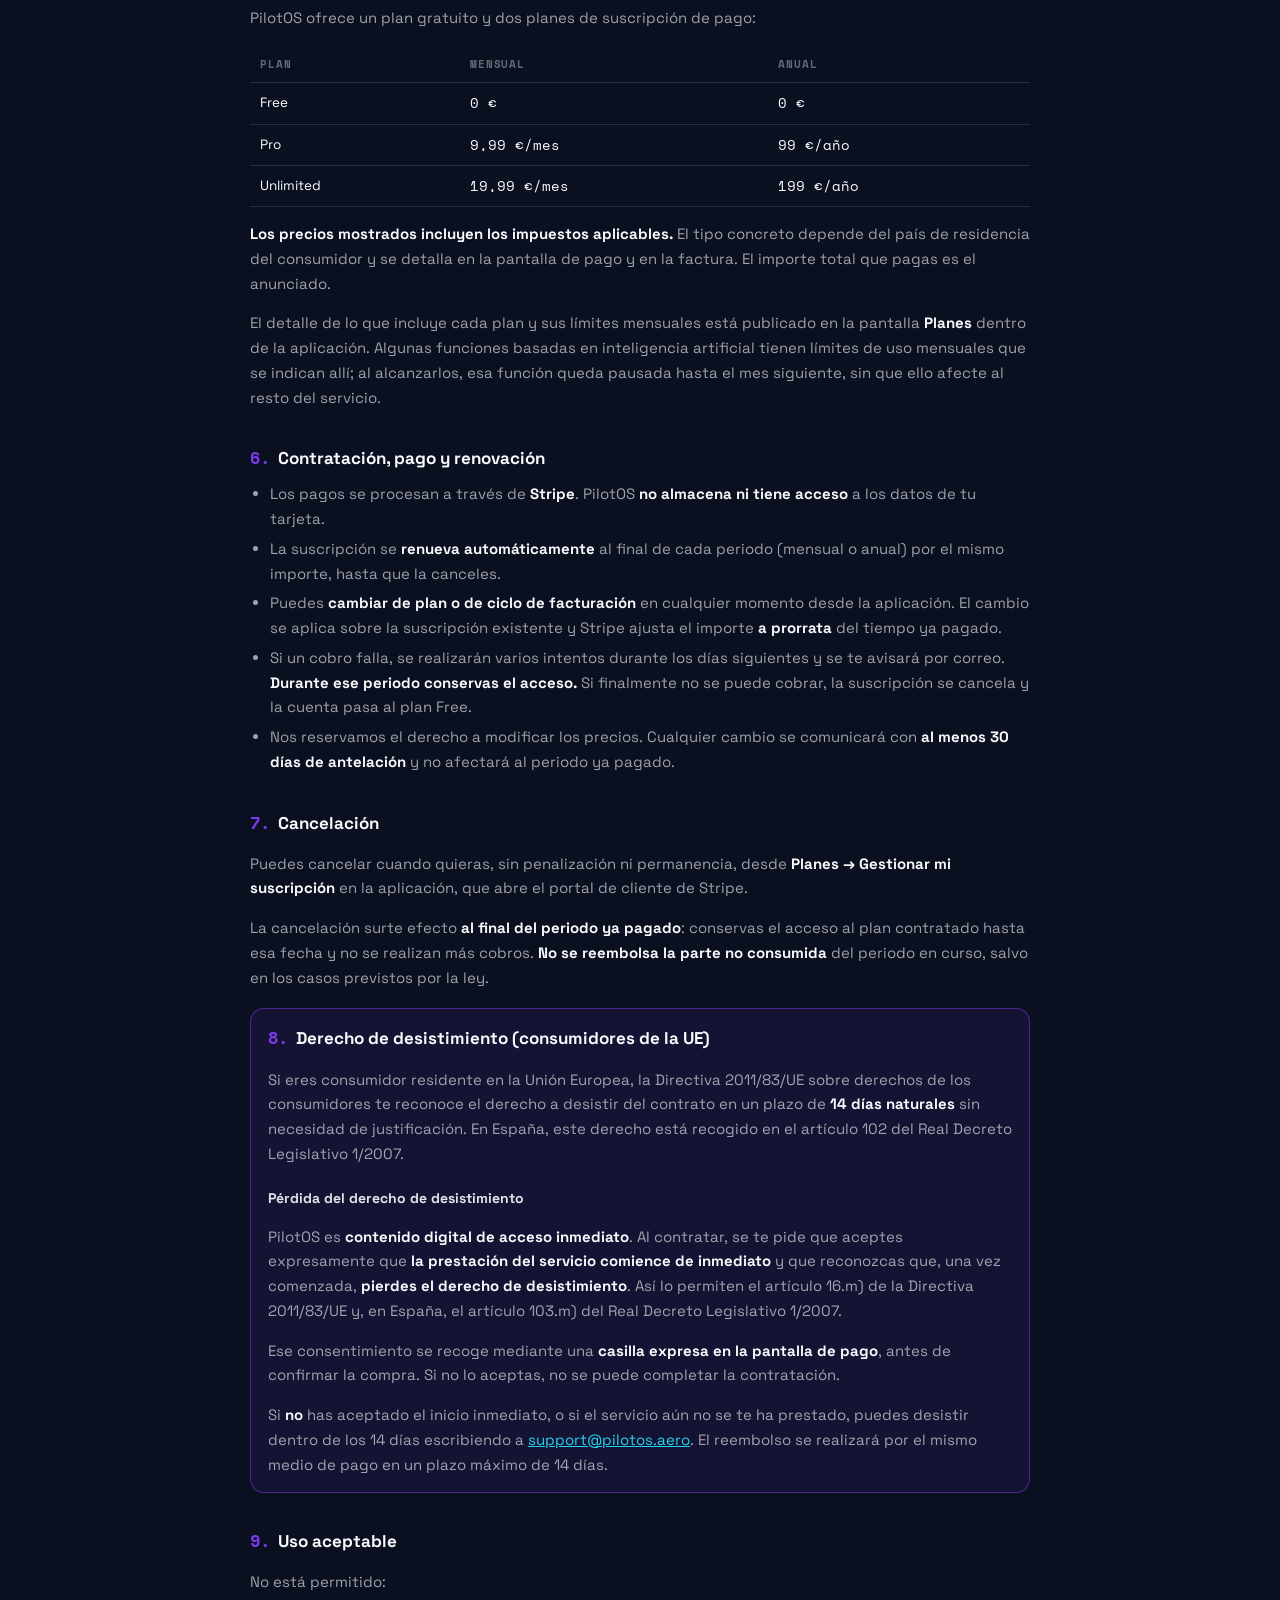
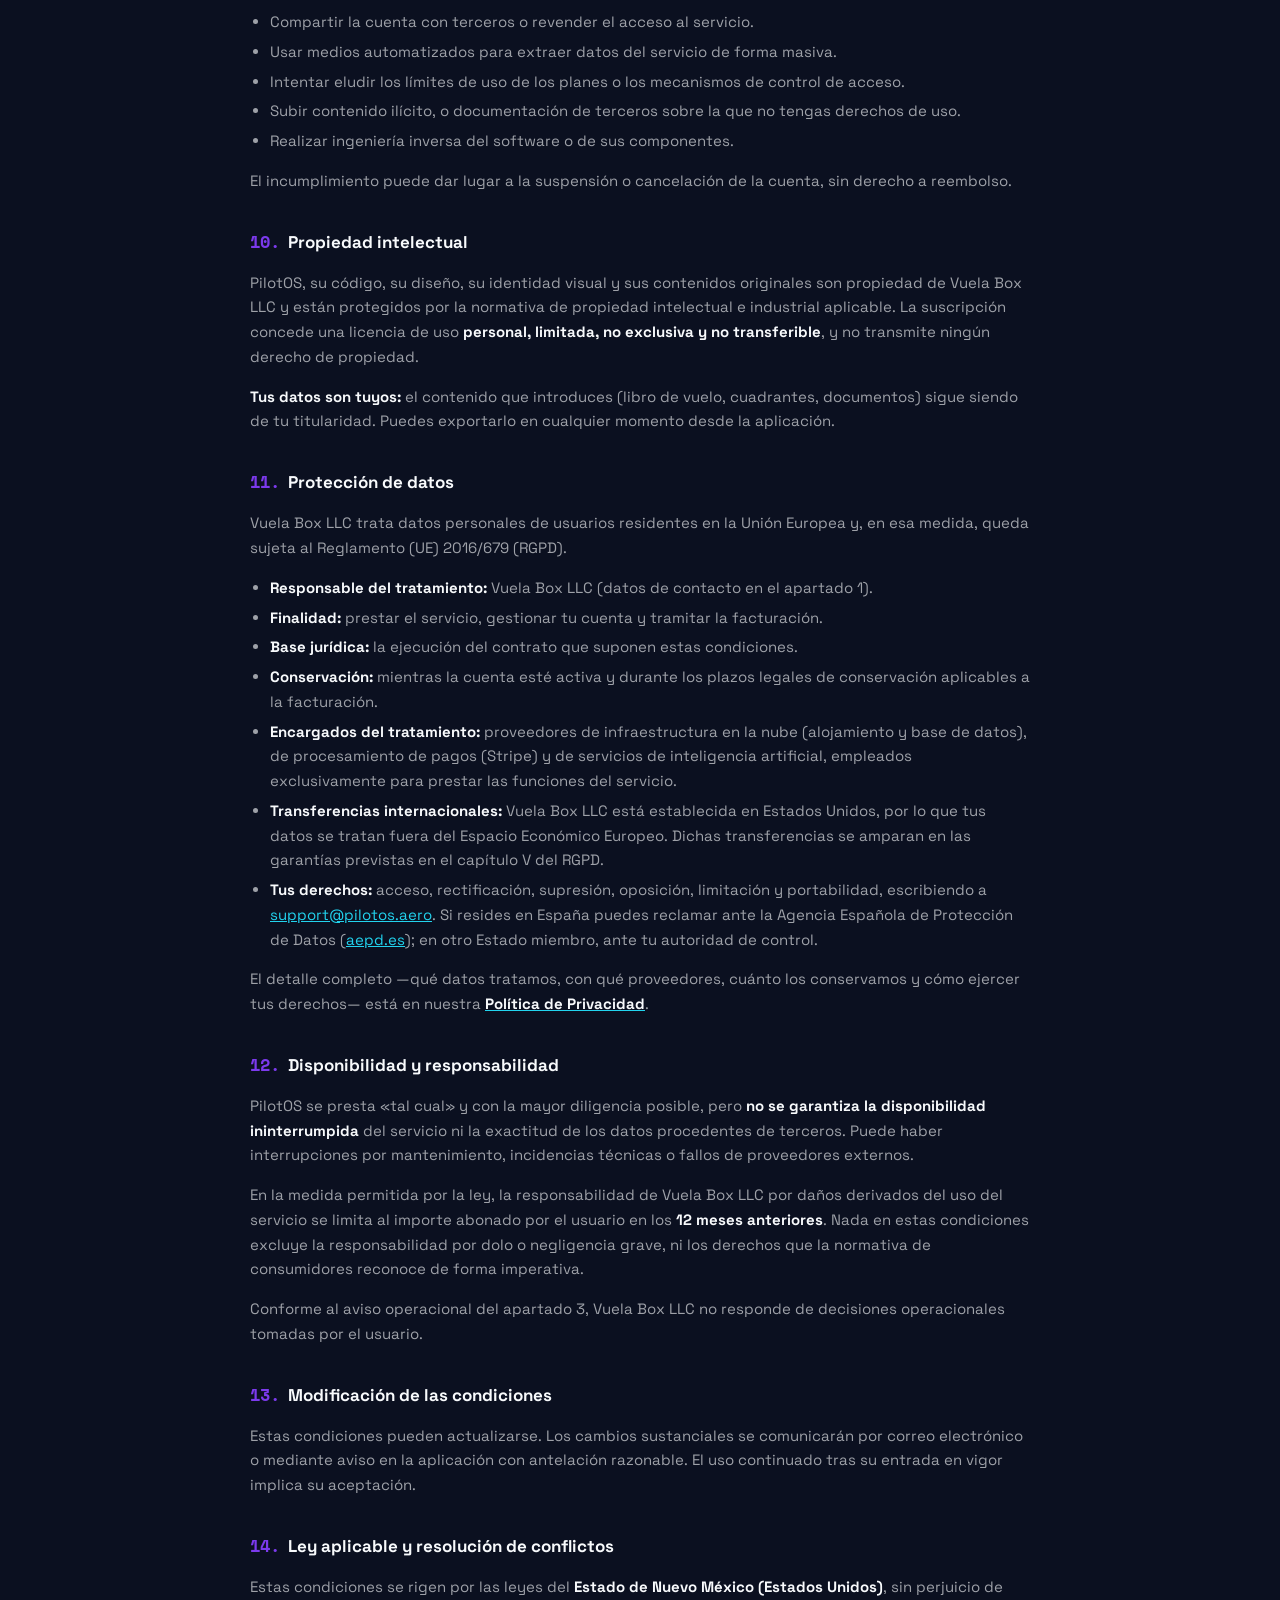
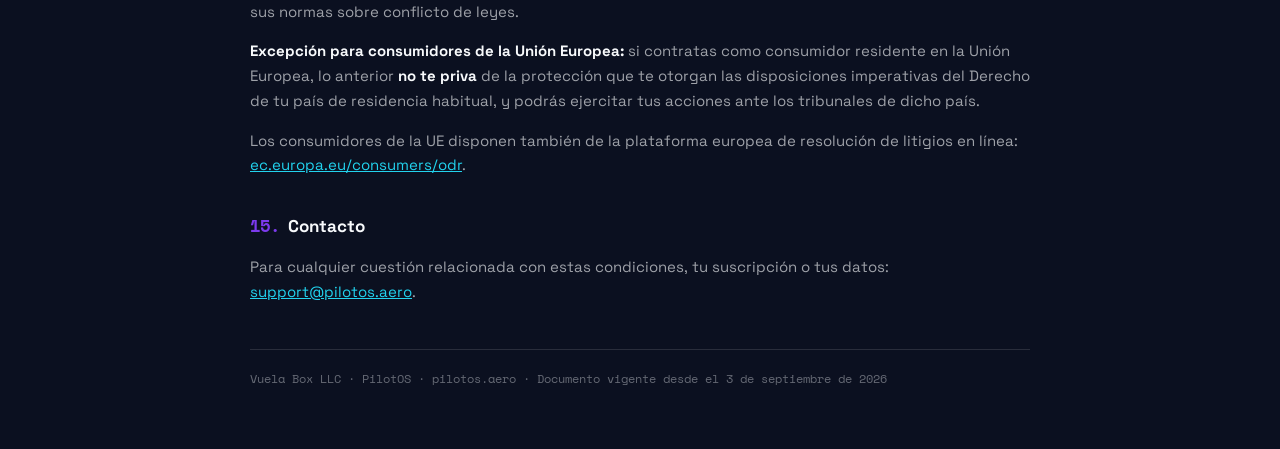
<file: terms.html>
<!DOCTYPE html>
<html lang="es">
<head>
<meta charset="utf-8">
<meta name="viewport" content="width=device-width, initial-scale=1, viewport-fit=cover">
<title>Condiciones de uso y contratación · PilotOS</title>
<meta name="robots" content="index, follow">
<link rel="icon" href="icon-192.png">
<link rel="preconnect" href="https://fonts.googleapis.com" crossorigin>
<link rel="preconnect" href="https://fonts.gstatic.com" crossorigin>
<link href="https://fonts.googleapis.com/css2?family=Space+Grotesk:wght@400;500;700&family=Space+Mono:wght@400;700&display=swap" rel="stylesheet">
<style>
  :root{
    --navy:#0B1020; --white:#F8FAFC; --violet:#7C3AED; --cyan:#22D3EE; --amber:#F59E0B;
    --dim:rgba(248,250,252,.62); --dimmer:rgba(248,250,252,.38); --line:rgba(248,250,252,.12);
  }
  *{box-sizing:border-box}
  body{
    margin:0; background:var(--navy); color:var(--white);
    font-family:'Space Grotesk',system-ui,-apple-system,sans-serif;
    font-size:15px; line-height:1.65;
    padding:0 max(18px, env(safe-area-inset-left)) calc(60px + env(safe-area-inset-bottom)) max(18px, env(safe-area-inset-right));
  }
  .wrap{max-width:780px; margin:0 auto; padding-top:calc(36px + env(safe-area-inset-top))}
  header{border-bottom:1px solid var(--line); padding-bottom:22px; margin-bottom:30px}
  .brand{font-size:13px; letter-spacing:.16em; text-transform:uppercase; color:var(--cyan); font-family:'Space Mono',monospace}
  h1{font-size:27px; line-height:1.2; margin:10px 0 8px; font-weight:700}
  .meta{font-family:'Space Mono',monospace; font-size:12px; color:var(--dimmer)}
  h2{font-size:17px; margin:34px 0 10px; font-weight:700; color:var(--white)}
  h2 span{color:var(--violet); font-family:'Space Mono',monospace; margin-right:8px}
  h3{font-size:14px; margin:20px 0 6px; font-weight:700; color:rgba(248,250,252,.9)}
  p, li{color:var(--dim)}
  ul{padding-left:20px; margin:8px 0}
  li{margin:5px 0}
  a{color:var(--cyan)}
  strong{color:var(--white); font-weight:700}
  table{width:100%; border-collapse:collapse; margin:14px 0; font-size:13.5px}
  th,td{padding:9px 10px; border-bottom:1px solid var(--line); text-align:left}
  th{font-family:'Space Mono',monospace; font-size:11px; letter-spacing:.08em; text-transform:uppercase; color:var(--dimmer)}
  td.num{font-family:'Space Mono',monospace; font-variant-numeric:tabular-nums; color:var(--white); white-space:nowrap}
  .box{border:1px solid var(--line); border-radius:14px; padding:15px 17px; margin:18px 0; background:rgba(248,250,252,.03)}
  .box.warn{border-color:rgba(245,158,11,.45); background:rgba(245,158,11,.07)}
  .box.warn h3, .box.warn h2{color:var(--amber)}
  .box.key{border-color:rgba(124,58,237,.5); background:rgba(124,58,237,.09)}
  .box.draft{border-color:rgba(239,68,68,.55); background:rgba(239,68,68,.1)}
  .box.draft h3{color:#FCA5A5}
  .todo{background:rgba(239,68,68,.14); border:1px solid rgba(239,68,68,.55); color:#FCA5A5;
        border-radius:6px; padding:1px 7px; font-family:'Space Mono',monospace; font-size:12.5px; font-weight:700}
  .addr{font-family:'Space Mono',monospace; font-size:13px; color:var(--white); line-height:1.55; margin:6px 0 0 0}
  footer{margin-top:44px; padding-top:20px; border-top:1px solid var(--line);
         font-family:'Space Mono',monospace; font-size:11.5px; color:var(--dimmer)}
  @media(max-width:520px){ h1{font-size:22px} body{font-size:14.5px} }
</style>
</head>
<body>
<div class="wrap">

<header>
  <div class="brand">PilotOS · pilotos.aero</div>
  <h1>Condiciones de uso y contratación</h1>
  <div class="meta">Última actualización: 3 de septiembre de 2026</div>
</header>

<h2><span>1.</span>Quiénes somos</h2>
<p>El servicio PilotOS, accesible en <a href="https://pilotos.aero">pilotos.aero</a>, es prestado por:</p>
<p class="addr">
  Vuela Box LLC<br>
  2105 Vista Oeste St NW, Suite E&#8209;5405<br>
  Albuquerque, NM 87120<br>
  Estados Unidos<br>
  EIN (EE.&nbsp;UU.): 37&#8209;2069909<br>
  NIF (España): N0263445I
</p>
<p style="margin-top:12px">Contacto: <a href="mailto:support@pilotos.aero">support@pilotos.aero</a></p>
<p>Vuela Box LLC está registrada a efectos del IVA de la Unión Europea en el
<strong>régimen de ventanilla única para sujetos no establecidos (OSS no&#8209;UE)</strong>, a través de España,
con el NIF indicado.</p>

<h2><span>2.</span>Objeto y aceptación</h2>
<p>Estas condiciones regulan el acceso y uso de <strong>PilotOS</strong>, una aplicación web de productividad
dirigida a pilotos y tripulaciones de aviación comercial, así como la contratación de sus planes de suscripción.</p>
<p>El uso de la aplicación implica la aceptación de estas condiciones. Si no estás de acuerdo con ellas, no uses
el servicio.</p>

<div class="box warn">
  <h2 style="margin-top:0"><span>3.</span>Aviso operacional — léelo entero</h2>
  <p><strong>PilotOS es una herramienta de apoyo personal. No es un EFB certificado, no está aprobado por
  ninguna autoridad aeronáutica ni por ningún operador, y no debe utilizarse como fuente única para ninguna
  decisión operacional.</strong></p>
  <ul>
    <li>La información meteorológica, de NOTAM, de pistas y de tráfico procede de <strong>fuentes de terceros</strong>
        y se ofrece con fines informativos. Puede estar incompleta, retrasada o ser incorrecta. La documentación
        oficial del operador y los servicios oficiales de información aeronáutica prevalecen siempre.</li>
    <li>Los cálculos de <strong>tiempos de vuelo y actividad (FTL)</strong> son orientativos. El control del
        cumplimiento normativo corresponde al piloto y a su operador.</li>
    <li><strong>Pay Check es un estimador</strong> de la retribución, no una auditoría ni un documento contable.
        La nómina emitida por la compañía es el único documento válido.</li>
    <li>El <strong>libro de vuelo electrónico</strong> es una herramienta de registro. La responsabilidad de que
        su contenido sea completo, exacto y conforme a la normativa aplicable (incluida la Parte&#8209;FCL) es
        exclusivamente del piloto. Recomendamos descargar copias de seguridad periódicas.</li>
    <li>Las respuestas del asistente <strong>CAFI</strong> y del resto de funciones de inteligencia artificial se
        generan automáticamente y <strong>pueden contener errores</strong>. No sustituyen a la documentación
        técnica oficial ni a la formación reglada.</li>
  </ul>
  <p style="margin-bottom:0">La decisión final y la responsabilidad operacional son siempre del piloto al mando.</p>
</div>

<h2><span>4.</span>Registro y cuenta</h2>
<ul>
  <li>Para usar PilotOS hay que registrarse con una dirección de correo válida. Las cuentas están sujetas a
      aprobación.</li>
  <li>La cuenta es <strong>personal e intransferible</strong>. Eres responsable de la confidencialidad de tus
      credenciales y de la actividad realizada desde tu cuenta.</li>
  <li>Debes ser mayor de edad y tener capacidad legal para contratar.</li>
  <li>Puedes solicitar la eliminación de tu cuenta en cualquier momento escribiendo a
      <a href="mailto:support@pilotos.aero">support@pilotos.aero</a>.</li>
</ul>

<h2><span>5.</span>Planes y precios</h2>
<p>PilotOS ofrece un plan gratuito y dos planes de suscripción de pago:</p>

<table>
  <thead><tr><th>Plan</th><th>Mensual</th><th>Anual</th></tr></thead>
  <tbody>
    <tr><td>Free</td><td class="num">0 €</td><td class="num">0 €</td></tr>
    <tr><td>Pro</td><td class="num">9,99 €/mes</td><td class="num">99 €/año</td></tr>
    <tr><td>Unlimited</td><td class="num">19,99 €/mes</td><td class="num">199 €/año</td></tr>
  </tbody>
</table>

<p><strong>Los precios mostrados incluyen los impuestos aplicables.</strong> El tipo concreto depende del país de
residencia del consumidor y se detalla en la pantalla de pago y en la factura. El importe total que pagas es el
anunciado.</p>
<p>El detalle de lo que incluye cada plan y sus límites mensuales está publicado en la pantalla
<strong>Planes</strong> dentro de la aplicación. Algunas funciones basadas en inteligencia artificial tienen
límites de uso mensuales que se indican allí; al alcanzarlos, esa función queda pausada hasta el mes siguiente,
sin que ello afecte al resto del servicio.</p>

<h2><span>6.</span>Contratación, pago y renovación</h2>
<ul>
  <li>Los pagos se procesan a través de <strong>Stripe</strong>. PilotOS <strong>no almacena ni tiene acceso</strong>
      a los datos de tu tarjeta.</li>
  <li>La suscripción se <strong>renueva automáticamente</strong> al final de cada periodo (mensual o anual) por
      el mismo importe, hasta que la canceles.</li>
  <li>Puedes <strong>cambiar de plan o de ciclo de facturación</strong> en cualquier momento desde la aplicación.
      El cambio se aplica sobre la suscripción existente y Stripe ajusta el importe <strong>a prorrata</strong>
      del tiempo ya pagado.</li>
  <li>Si un cobro falla, se realizarán varios intentos durante los días siguientes y se te avisará por correo.
      <strong>Durante ese periodo conservas el acceso.</strong> Si finalmente no se puede cobrar, la suscripción
      se cancela y la cuenta pasa al plan Free.</li>
  <li>Nos reservamos el derecho a modificar los precios. Cualquier cambio se comunicará con
      <strong>al menos 30 días de antelación</strong> y no afectará al periodo ya pagado.</li>
</ul>

<h2><span>7.</span>Cancelación</h2>
<p>Puedes cancelar cuando quieras, sin penalización ni permanencia, desde
<strong>Planes → Gestionar mi suscripción</strong> en la aplicación, que abre el portal de cliente de Stripe.</p>
<p>La cancelación surte efecto <strong>al final del periodo ya pagado</strong>: conservas el acceso al plan
contratado hasta esa fecha y no se realizan más cobros. <strong>No se reembolsa la parte no consumida</strong>
del periodo en curso, salvo en los casos previstos por la ley.</p>

<div class="box key">
  <h2 style="margin-top:0"><span>8.</span>Derecho de desistimiento (consumidores de la UE)</h2>
  <p>Si eres consumidor residente en la Unión Europea, la Directiva 2011/83/UE sobre derechos de los
  consumidores te reconoce el derecho a desistir del contrato en un plazo de <strong>14 días naturales</strong>
  sin necesidad de justificación. En España, este derecho está recogido en el artículo 102 del Real Decreto
  Legislativo 1/2007.</p>

  <h3>Pérdida del derecho de desistimiento</h3>
  <p>PilotOS es <strong>contenido digital de acceso inmediato</strong>. Al contratar, se te pide que aceptes
  expresamente que <strong>la prestación del servicio comience de inmediato</strong> y que reconozcas que, una
  vez comenzada, <strong>pierdes el derecho de desistimiento</strong>. Así lo permiten el artículo 16.m) de la
  Directiva 2011/83/UE y, en España, el artículo 103.m) del Real Decreto Legislativo 1/2007.</p>
  <p>Ese consentimiento se recoge mediante una <strong>casilla expresa en la pantalla de pago</strong>, antes de
  confirmar la compra. Si no lo aceptas, no se puede completar la contratación.</p>
  <p style="margin-bottom:0">Si <strong>no</strong> has aceptado el inicio inmediato, o si el servicio aún no se
  te ha prestado, puedes desistir dentro de los 14 días escribiendo a
  <a href="mailto:support@pilotos.aero">support@pilotos.aero</a>. El reembolso se realizará por el mismo medio
  de pago en un plazo máximo de 14 días.</p>
</div>

<h2><span>9.</span>Uso aceptable</h2>
<p>No está permitido:</p>
<ul>
  <li>Compartir la cuenta con terceros o revender el acceso al servicio.</li>
  <li>Usar medios automatizados para extraer datos del servicio de forma masiva.</li>
  <li>Intentar eludir los límites de uso de los planes o los mecanismos de control de acceso.</li>
  <li>Subir contenido ilícito, o documentación de terceros sobre la que no tengas derechos de uso.</li>
  <li>Realizar ingeniería inversa del software o de sus componentes.</li>
</ul>
<p>El incumplimiento puede dar lugar a la suspensión o cancelación de la cuenta, sin derecho a reembolso.</p>

<h2><span>10.</span>Propiedad intelectual</h2>
<p>PilotOS, su código, su diseño, su identidad visual y sus contenidos originales son propiedad de Vuela Box LLC
y están protegidos por la normativa de propiedad intelectual e industrial aplicable. La suscripción concede una
licencia de uso <strong>personal, limitada, no exclusiva y no transferible</strong>, y no transmite ningún
derecho de propiedad.</p>
<p><strong>Tus datos son tuyos:</strong> el contenido que introduces (libro de vuelo, cuadrantes, documentos)
sigue siendo de tu titularidad. Puedes exportarlo en cualquier momento desde la aplicación.</p>

<h2><span>11.</span>Protección de datos</h2>
<p>Vuela Box LLC trata datos personales de usuarios residentes en la Unión Europea y, en esa medida, queda
sujeta al Reglamento (UE) 2016/679 (RGPD).</p>
<ul>
  <li><strong>Responsable del tratamiento:</strong> Vuela Box LLC (datos de contacto en el apartado 1).</li>
  <li><strong>Finalidad:</strong> prestar el servicio, gestionar tu cuenta y tramitar la facturación.</li>
  <li><strong>Base jurídica:</strong> la ejecución del contrato que suponen estas condiciones.</li>
  <li><strong>Conservación:</strong> mientras la cuenta esté activa y durante los plazos legales de conservación
      aplicables a la facturación.</li>
  <li><strong>Encargados del tratamiento:</strong> proveedores de infraestructura en la nube (alojamiento y base
      de datos), de procesamiento de pagos (Stripe) y de servicios de inteligencia artificial, empleados
      exclusivamente para prestar las funciones del servicio.</li>
  <li><strong>Transferencias internacionales:</strong> Vuela Box LLC está establecida en Estados Unidos, por lo
      que tus datos se tratan fuera del Espacio Económico Europeo. Dichas transferencias se amparan en las
      garantías previstas en el capítulo V del RGPD.</li>
  <li><strong>Tus derechos:</strong> acceso, rectificación, supresión, oposición, limitación y portabilidad,
      escribiendo a <a href="mailto:support@pilotos.aero">support@pilotos.aero</a>. Si resides en España puedes
      reclamar ante la Agencia Española de Protección de Datos
      (<a href="https://www.aepd.es">aepd.es</a>); en otro Estado miembro, ante tu autoridad de control.</li>
</ul>
<p>El detalle completo —qué datos tratamos, con qué proveedores, cuánto los conservamos y cómo ejercer
tus derechos— está en nuestra
<a href="https://pilotos.aero/privacy.html"><strong>Política de Privacidad</strong></a>.</p>

<h2><span>12.</span>Disponibilidad y responsabilidad</h2>
<p>PilotOS se presta «tal cual» y con la mayor diligencia posible, pero <strong>no se garantiza la disponibilidad
ininterrumpida</strong> del servicio ni la exactitud de los datos procedentes de terceros. Puede haber
interrupciones por mantenimiento, incidencias técnicas o fallos de proveedores externos.</p>
<p>En la medida permitida por la ley, la responsabilidad de Vuela Box LLC por daños derivados del uso del
servicio se limita al importe abonado por el usuario en los <strong>12 meses anteriores</strong>. Nada en estas
condiciones excluye la responsabilidad por dolo o negligencia grave, ni los derechos que la normativa de
consumidores reconoce de forma imperativa.</p>
<p>Conforme al aviso operacional del apartado 3, Vuela Box LLC no responde de decisiones operacionales tomadas
por el usuario.</p>

<h2><span>13.</span>Modificación de las condiciones</h2>
<p>Estas condiciones pueden actualizarse. Los cambios sustanciales se comunicarán por correo electrónico o
mediante aviso en la aplicación con antelación razonable. El uso continuado tras su entrada en vigor implica
su aceptación.</p>

<h2><span>14.</span>Ley aplicable y resolución de conflictos</h2>
<p>Estas condiciones se rigen por las leyes del <strong>Estado de Nuevo México (Estados Unidos)</strong>, sin
perjuicio de sus normas sobre conflicto de leyes.</p>
<p><strong>Excepción para consumidores de la Unión Europea:</strong> si contratas como consumidor residente en la
Unión Europea, lo anterior <strong>no te priva</strong> de la protección que te otorgan las disposiciones
imperativas del Derecho de tu país de residencia habitual, y podrás ejercitar tus acciones ante los tribunales
de dicho país.</p>
<p>Los consumidores de la UE disponen también de la plataforma europea de resolución de litigios en línea:
<a href="https://ec.europa.eu/consumers/odr">ec.europa.eu/consumers/odr</a>.</p>

<h2><span>15.</span>Contacto</h2>
<p>Para cualquier cuestión relacionada con estas condiciones, tu suscripción o tus datos:
<a href="mailto:support@pilotos.aero">support@pilotos.aero</a>.</p>

<footer>
  Vuela Box LLC · PilotOS · pilotos.aero · Documento vigente desde el 3 de septiembre de 2026
</footer>

</div>
</body>
</html>
</file>
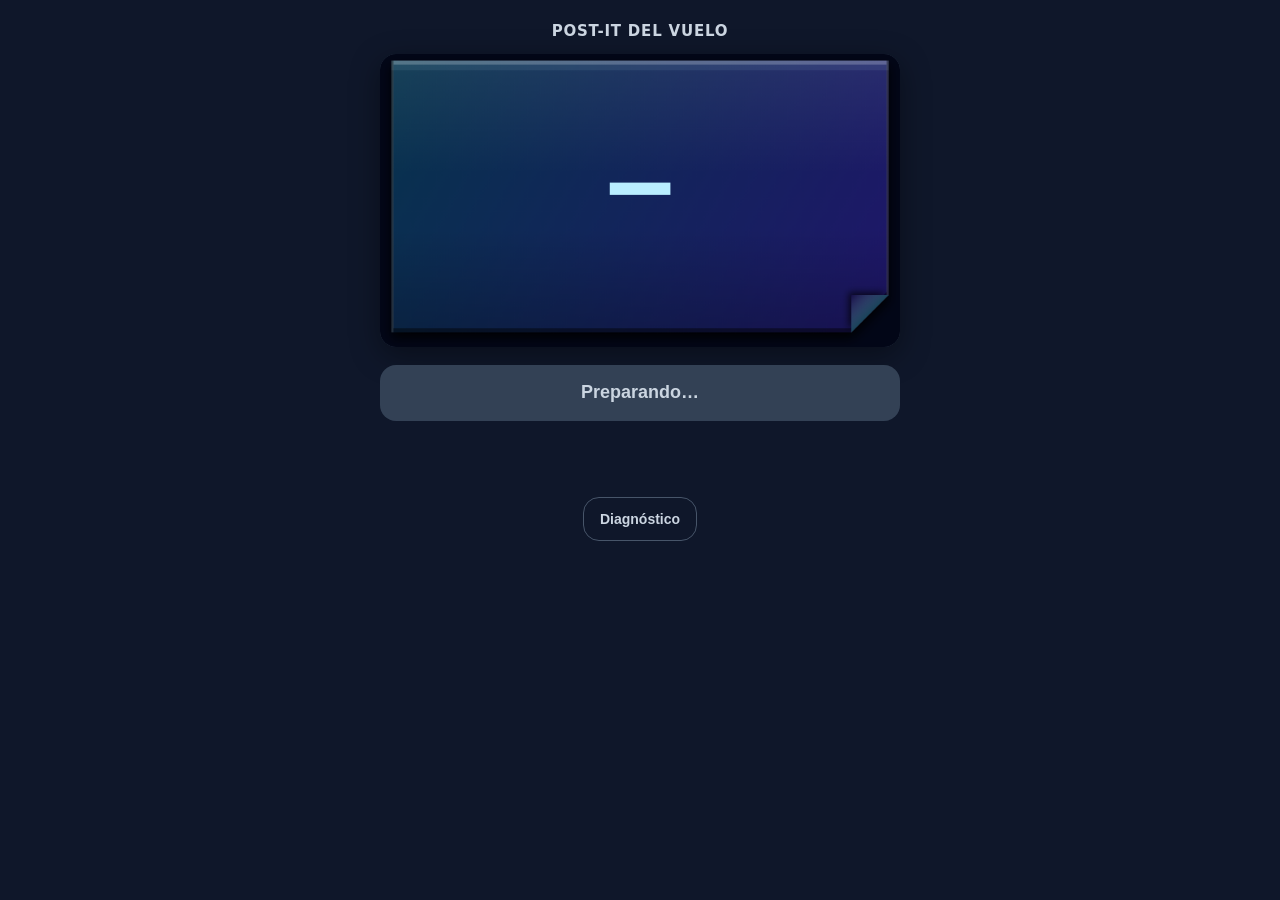
<file: pip/postit.html>
<!doctype html>
<html lang="es">
<head>
<meta charset="utf-8">
<meta name="viewport" content="width=device-width,initial-scale=1,viewport-fit=cover">
<meta name="theme-color" content="#0F172A">
<title>Callsign</title>
<!-- EL POST-IT, SUELTO, PARA SAFARI.

     iOS no deja abrir la ventana flotante (Picture-in-Picture) dentro de una
     web abierta desde la pantalla de inicio: contesta NotSupportedError
     (WebKit bug 303885). En Safari sí — medido en el iPhone del piloto el
     12-oct-2026 con /pip/: el clip grabado del lienzo entra en flotante.

     Por eso desde la app el botón «Fijar» abre ESTA página en Safari
     (x-safari-https://…), con el callsign y el vuelo en la URL, y aquí se fija.

     ⚠ Esta página NO lleva <link rel="manifest">, y es a propósito: es la forma
     de la página de diagnóstico que funcionó. No añadírselo «por coherencia».
     Tampoco usa la base de datos ni la sesión: todo lo que necesita va en la URL. -->
<style>
  html,body{margin:0;background:#0F172A;color:#F8FAFC;font:16px -apple-system,system-ui,sans-serif}
  main{max-width:520px;margin:0 auto;padding:calc(18px + env(safe-area-inset-top)) 18px calc(24px + env(safe-area-inset-bottom));text-align:center}
  h1{font-size:15px;font-weight:700;letter-spacing:.8px;color:#CBD5E1;margin:4px 0 14px;text-transform:uppercase}
  video{width:100%;aspect-ratio:16/9;background:#334155;border-radius:16px;display:block;box-shadow:0 8px 30px rgba(0,0,0,.4)}
  button{display:block;width:100%;min-height:56px;margin-top:18px;border:0;border-radius:16px;background:#B45309;color:#fff;font-weight:800;font-size:18px}
  button[disabled]{background:#334155;color:#CBD5E1}
  .dg{display:inline-block;width:auto;min-height:44px;margin-top:22px;padding:0 16px;background:transparent;border:1px solid #475569;color:#CBD5E1;font-weight:600;font-size:14px}
  #diag{text-align:left;white-space:pre-wrap;font:11.5px ui-monospace,Menlo,monospace;color:#E2E8F0;background:#1E293B;border-radius:12px;padding:10px;margin-top:10px;max-height:50vh;overflow:auto}
  .m{margin-top:12px;color:#E2E8F0;font-size:14.5px;line-height:1.45;min-height:42px}
</style>
</head>
<body>
<main>
  <h1 id="tit">Callsign</h1>
  <video id="v" playsinline webkit-playsinline muted loop autoplay></video>
  <button id="fijar" disabled>…</button>
  <div class="m" id="msg" aria-live="polite"></div>
  <button type="button" id="diag-b" class="dg">Diagnóstico</button>
  <pre id="diag" hidden></pre>
</main>
<script src="../js/postit-dibujo.js"></script>
<script>
(function(){
  var q = new URLSearchParams(location.search);
  var limpia = function(s, n){ return String(s || '').toUpperCase().replace(/[^A-Z0-9]/g, '').slice(0, n); };
  var hora = function(s){ var m = String(s || '').match(/^(\d{1,2}):(\d{2})$/); return m ? m[0] : ''; };
  var EN = q.get('l') === 'en';
  var T = function(es, en){ return EN ? en : es; };
  document.documentElement.lang = EN ? 'en' : 'es';
  document.getElementById('tit').textContent = T('Post-it del vuelo', 'Flight note');
  // Todo va en la URL (esta página no tiene sesión). El tema llega RESUELTO por la app.
  var D = {
    cs: limpia(q.get('cs'), 7), fl: limpia(q.get('fl'), 6), conf: q.get('c') !== '0',
    dep: limpia(q.get('dep'), 4), arr: limpia(q.get('arr'), 4), std: hora(q.get('sd')), sta: hora(q.get('sa')),
    suf: q.get('suf') === 'LT' ? 'LT' : (q.get('suf') === 'z' ? 'z' : ''), cpt: limpia(q.get('cpt'), 6), fo: limpia(q.get('fo'), 6),
    pax: String(q.get('pax') || '').replace(/\D/g, '').slice(0, 3), wch: String(q.get('wch') || '').replace(/\D/g, '').slice(0, 2),
    wchR: String(q.get('wr') || '').replace(/\D/g, '').slice(0, 2), wchS: String(q.get('ws') || '').replace(/\D/g, '').slice(0, 2), wchC: String(q.get('wc') || '').replace(/\D/g, '').slice(0, 2)
  };
  var E = { color: q.get('col'), tema: q.get('tema'), forma: q.get('forma') };
  /* La cara de atrás: los pesos del avión (20-nov-2026, prueba). Llegan como
     mtow_mlw_zfw_dow_doi_js y una «p» detrás si son los de prueba. Sin `pw` la
     página es la de siempre: una sola cara y nada que girar. */
  var PW = null;
  (function(){
    var x = String(q.get('pw') || '').split('_'); if (x.length < 6) return;
    var n = function(s, m){ return String(s || '').replace(/[^0-9.]/g, '').slice(0, m); };
    PW = { mtow: n(x[0], 6), mlw: n(x[1], 6), zfw: n(x[2], 6), dow: n(x[3], 6), doi: n(x[4], 6), js: n(x[5], 1), prueba: x[6] === 'p' };
    PW.reg = String(q.get('mat') || '').toUpperCase().replace(/[^A-Z0-9-]/g, '').slice(0, 8);
  })();
  /* Los tramos que vienen (`sec`): esta página no puede leer el roster, así que la
     app le pasa los del día con su llegada en minutos UTC y aquí se elige por el
     reloj. A la llegada estimada pasa sola al siguiente: si no, el post-it de la
     mañana seguía flotando a media tarde (16-oct-2026). El de AHORA lleva «=». */
  var SEC = String(q.get('sec') || '').split('~').map(function(t){
    var p = t.split('.'); if (p.length < 9) return null;
    return { fl: limpia(p[0], 6), dep: limpia(p[1], 4), arr: limpia(p[2], 4), std: hora(p[3]), sta: hora(p[4]),
      suf: p[5] === 'LT' ? 'LT' : (p[5] === 'z' ? 'z' : ''), d: +p[6] || 0, a: +p[7] || 0, cs: p[8] === '=' ? '=' : limpia(p[8], 7) };
  }).filter(function(x){ return x && x.fl && x.a; });
  /* Sólo cuentan el de AHORA y los que van detrás. Sin «=», el post-it es uno
     escrito a mano que no está en el roster: ése no lo cambia el reloj. */
  var iAct = -1; SEC.forEach(function(x, i){ if (iAct < 0 && x.cs === '=') iAct = i; });
  SEC = iAct < 0 ? [] : SEC.slice(iAct);
  var BASE = JSON.parse(JSON.stringify(D)), TRAS = 0;    // cambia a la llegada estimada (o a los calzos apuntados), sin margen
  // El tramo que toca ahora: el primero que no ha aterrizado. null = sin tramos (o todos pasados).
  function tramoAhora(){
    var ahora = Date.now() / 6e4;
    for (var i = 0; i < SEC.length; i++) if (SEC[i].a + TRAS >= ahora) return SEC[i];
    return null;
  }
  var pasado = false;
  function eligeTramo(){
    if (!SEC.length) return false;
    var t = tramoAhora(), antes = JSON.stringify(D);
    pasado = !t;
    if (!t || t.cs === '=') D = JSON.parse(JSON.stringify(BASE));
    else {
      // Otro tramo: su vuelo, su ruta y sus horas. Callsign del histórico, SIN confirmar;
      // pasajeros y sillas eran del tramo anterior y no se arrastran.
      D = JSON.parse(JSON.stringify(BASE));
      D.fl = t.fl; D.dep = t.dep; D.arr = t.arr; D.std = t.std; D.sta = t.sta; D.suf = t.suf;
      D.cs = t.cs; D.conf = false; D.pax = ''; D.wch = ''; D.wchR = ''; D.wchS = ''; D.wchC = '';
    }
    return JSON.stringify(D) !== antes;
  }
  eligeTramo();
  // El MISMO dibujo que el post-it de la app: js/postit-dibujo.js.
  // cv es el lienzo que se graba; cvF y cvB guardan las dos caras ya pintadas.
  var cv = document.createElement('canvas'), cvF = document.createElement('canvas'), cvB = document.createElement('canvas');
  function pintaCaras(){
    var P = window.PilotosPostit; if (!P) return;
    P.pinta(cvF, D, E, { sinConf: T('SIN CONFIRMAR', 'NOT CONFIRMED') });
    if (PW && P.pintaAtras) P.pintaAtras(cvB, PW, E, { lang: EN ? 'en' : 'es' });
  }
  function copia(src){ var c = cv.getContext('2d'); cv.width = src.width; cv.height = src.height; c.drawImage(src, 0, 0); }
  var cara = 'frente';
  function pinta(){ pintaCaras(); copia(cara === 'atras' && PW ? cvB : cvF); }
  pinta();
  var v = document.getElementById('v'), b = document.getElementById('fijar'), msg = document.getElementById('msg');
  /* CAJA NEGRA (4-nov-2026, «vuelve a fallar» con Beta.1237). Lo que hace el iPad
     al bloquearse no se puede reproducir en Chromium: se apunta aquí, en el propio
     aparato, y sobrevive a cerrar Safari. «Diagnóstico» lo enseña y lo copia. */
  var LOGK = 'pip_caja_negra', VER = 'giro-pesos-1';
  function hhmmss(){ var d = new Date(); return ('0'+d.getHours()).slice(-2)+':'+('0'+d.getMinutes()).slice(-2)+':'+('0'+d.getSeconds()).slice(-2); }
  function apunta(ev, x){
    try {
      var L = JSON.parse(localStorage.getItem(LOGK) || '[]');
      var st = 'vis=' + document.visibilityState + ' rs=' + v.readyState + ' p=' + (v.paused?1:0) + ' t=' + (v.currentTime||0).toFixed(1) + (v.error ? ' err=' + v.error.code : '') + ' pip=' + ((document.pictureInPictureElement === v || v.webkitPresentationMode === 'picture-in-picture') ? 1 : 0) + ' sil=' + (sil ? (sil.paused ? 'parado' : 'suena') : 'no');
      L.push(hhmmss() + ' ' + ev + (x ? ' ' + x : '') + ' · ' + st);
      if (L.length > 120) L = L.slice(-120);
      localStorage.setItem(LOGK, JSON.stringify(L));
    } catch(e) {}
  }
  document.getElementById('diag-b').addEventListener('click', function(){
    var pre = document.getElementById('diag'), L = [];
    try { L = JSON.parse(localStorage.getItem(LOGK) || '[]'); } catch(e) {}
    var txt = VER + ' · ' + navigator.userAgent + '\n' + L.join('\n');
    pre.textContent = txt; pre.hidden = false;
    try { navigator.clipboard.writeText(txt).then(function(){ pre.textContent = '✓ Copiado — pégamelo en el chat\n\n' + txt; }); } catch(e) {}
  });
  try { v.autoPictureInPicture = true; } catch(e) {}
  var stream = null;
  try { stream = cv.captureStream(30); v.srcObject = stream; v.play().catch(function(){}); } catch(e) {}

  // Clip grabado (el caso E de /pip/, el que entró en flotante en el iPhone).
  var mime = (typeof MediaRecorder !== 'undefined') ? ['video/mp4', 'video/webm'].filter(function(m){ try { return MediaRecorder.isTypeSupported(m); } catch(e){ return false; } })[0] : null;
  function listo(){ b.disabled = false; b.textContent = '📌 ' + T('Fijar en pantalla', 'Pin on screen'); }
  function aviso(){
    if (pasado) msg.textContent = T('Este post-it es de un vuelo que ya ha aterrizado. Vuelve a fijarlo desde PilotOS.', 'This note is for a flight that has already landed. Pin it again from PilotOS.');
  }
  /* LOS CLIPS. iOS sólo deja flotar un FICHERO de vídeo (no el stream), así que
     cada cosa que se ve es un clip grabado del lienzo: la cara de delante y, con
     pesos, la de atrás y los dos giros (delante→atrás y atrás→delante). Todo se
     graba AQUÍ, con la página delante: con Safari al fondo no se puede grabar.
     Girar es cambiar el `src` del MISMO vídeo: la ventana flotante se queda. */
  var grabando = false, clips = {}, girando = false, ultCambio = 0;
  function grabaUno(dibuja, ms, hecho){
    var tr = [], rec, t0;
    try { rec = new MediaRecorder(stream, { mimeType: mime }); } catch(e) { return hecho(null); }
    dibuja(0);
    var tic = setInterval(function(){ dibuja(Math.min(1, (Date.now() - t0) / ms)); }, 33);
    rec.ondataavailable = function(e){ if (e.data && e.data.size) tr.push(e.data); };
    rec.onstop = function(){ clearInterval(tic); hecho(tr.length ? new Blob(tr, { type: mime }) : null); };
    t0 = Date.now(); rec.start();
    setTimeout(function(){ try { rec.stop(); } catch(e) { clearInterval(tic); hecho(null); } }, ms + 150);
  }
  function ponSrc(blob, bucle){
    var viejo = v.src;
    v.srcObject = null; v.loop = !!bucle; v.muted = true; ultCambio = Date.now();
    v.src = URL.createObjectURL(blob); v.play().catch(function(){});
    if (viejo && viejo.indexOf('blob:') === 0) setTimeout(function(){ try { URL.revokeObjectURL(viejo); } catch(e) {} }, 3000);
  }
  // Fija = estático (1,2 s en bucle); el giro dura 0,7 s y aguanta 0,3 s la cara nueva.
  var GIRO_MS = 700, GIRO_TOTAL = 1000;
  function giro(a, b){ return function(f){ var t = f * GIRO_TOTAL / GIRO_MS; if (window.PilotosPostit.pintaGiro && t < 1) window.PilotosPostit.pintaGiro(cv, a, b, t, E); else copia(b); }; }
  function graba(fin){
    if (!(stream && mime)) { if (fin) fin(); return; }
    grabando = true; pintaCaras();
    var tareas = [['frente', function(){ copia(cvF); }, 1200]];
    if (PW) tareas.push(['atras', function(){ copia(cvB); }, 1200], ['aAtras', giro(cvF, cvB), GIRO_TOTAL], ['aFrente', giro(cvB, cvF), GIRO_TOTAL]);
    var i = 0;
    (function sig(){
      if (i >= tareas.length) {
        grabando = false;
        var est = clips[cara] || clips.frente;
        if (est) ponSrc(est, true);
        apunta('clips', Object.keys(clips).join(','));
        if (fin) fin(); return;
      }
      var t = tareas[i++];
      grabaUno(t[1], t[2], function(bl){ if (bl) clips[t[0]] = bl; sig(); });
    })();
  }
  /* GIRAR: el clip del giro una vez y, al acabar, la cara nueva en bucle. */
  function ponCara(nueva, por){
    if (!PW || grabando || girando || nueva === cara) { apunta('giro-ignorado', nueva + ' ' + (por || '')); return; }
    var g = clips[nueva === 'atras' ? 'aAtras' : 'aFrente'], est = clips[nueva];
    if (!g || !est) { apunta('giro-sin-clip', nueva); return; }
    apunta('gira', nueva + ' ' + (por || '')); girando = true; cara = nueva;
    ponSrc(g, false);
    var acaba = function(){ if (!girando) return; girando = false; ponSrc(clips[cara], true); };
    v.addEventListener('ended', acaba, { once: true });
    setTimeout(acaba, GIRO_TOTAL + 900);   // por si iOS no avisa del final
  }
  window.__postitCara = function(){ return { cara: cara, girando: girando, clips: Object.keys(clips), src: v.src, loop: v.loop }; };   // para el banco
  window.__postitGira = ponCara;
  if (stream && mime) { b.textContent = T('Preparando…', 'Preparing…'); graba(listo); } else listo();
  aviso();
  /* Al volver a esta página (o cada minuto mientras se ve): si ha aterrizado,
     se pasa al tramo siguiente y se regraba. Con Safari en segundo plano iOS
     congela la página: el cambio entra en cuanto se vuelve a ella. */
  function revisa(){ if (document.hidden || grabando || girando) return; if (eligeTramo()) { pinta(); graba(); } aviso(); }
  document.addEventListener('visibilitychange', revisa);
  setInterval(revisa, 60000);
  window.__postitTramo = function(){ return { fl: D.fl, std: D.std, sta: D.sta, cs: D.cs, pasado: pasado, src: v.src }; };   // para el banco

  /* ── LA VENTANA FLOTANTE SE QUEDABA EN NEGRO AL BLOQUEAR EL iPAD (4-nov-2026) ──
     «Cuando el iPad se bloquea el post-it se pone en negro; tengo que abrir
     Safari para que vuelva». Al bloquear, iOS PAUSA el vídeo flotante (es mudo:
     para iOS no es «algo que suena») y suelta su fotograma; al desbloquear la
     ventana vuelve, pero vacía, y Safari —en segundo plano— tiene el JS
     congelado: nadie le da al play hasta que se vuelve a Safari, donde el
     `autoplay` lo arranca solo. Dos piezas:
     1. AUDIO MUDO en bucle, arrancado DENTRO del toque de «Fijar» (iOS sólo deja
        sonar desde un gesto). Una página que «suena» es reproducción en segundo
        plano: iOS no la congela, tampoco con la pantalla bloqueada, y la pieza 2
        puede actuar. Es silencio de verdad (bytes a 128), generado aquí: sin
        fichero que cachear. Coste: como cualquier reproductor, para la música
        de otra app y sale en «Reproduciendo» de la pantalla de bloqueo.
     2. REANIMAR: si el vídeo está pausado, vacío o con error, play(); si no
        tiene fotograma, se rehace con el clip guardado (`clipBlob`). Se mira en
        cada evento que significa «la pantalla ha vuelto» y cada segundo
        mientras está fijado. El post-it es una nota fija en bucle: nadie quiere
        pausarlo, así que el `pause` también se deshace.
     No comprobable en Chromium: lo confirma el piloto en el iPad. */
  var fijado = false, sil = null, ultRehecho = 0;
  function wavSilencio(){
    var n = 8000, b = new ArrayBuffer(44 + n), d = new DataView(b), i;
    function s(o, t){ for (var k = 0; k < t.length; k++) d.setUint8(o + k, t.charCodeAt(k)); }
    s(0, 'RIFF'); d.setUint32(4, 36 + n, true); s(8, 'WAVE'); s(12, 'fmt ');
    d.setUint32(16, 16, true); d.setUint16(20, 1, true); d.setUint16(22, 1, true);
    d.setUint32(24, 8000, true); d.setUint32(28, 8000, true); d.setUint16(32, 1, true); d.setUint16(34, 8, true);
    s(36, 'data'); d.setUint32(40, n, true);
    for (i = 0; i < n; i++) d.setUint8(44 + i, 128);   // 8 bits sin signo: 128 = silencio
    return URL.createObjectURL(new Blob([b], { type: 'audio/wav' }));
  }
  function mantenVivo(){
    try {
      if (!sil) { sil = new Audio(wavSilencio()); sil.loop = true; sil.setAttribute('playsinline', '');
        ['play','pause','ended','error'].forEach(function(ev){ sil.addEventListener(ev, function(){ apunta('audio:' + ev); }); }); }
      var p = sil.play(); if (p && p.catch) p.catch(function(e){ apunta('audio-play-rechazado', e && e.name); });
    } catch(e) {}
  }
  function enFlotante(){
    return document.pictureInPictureElement === v || v.webkitPresentationMode === 'picture-in-picture';
  }
  function reanima(){
    if (!fijado) return;
    try {
      var vacio = v.error || v.readyState < 2 || v.networkState === 3;
      var est = clips[cara] || clips.frente;
      // Un `src` recién puesto (giro o cara nueva) todavía no tiene fotograma: no es «vacío».
      if (vacio && est && !girando && Date.now() - ultCambio > 2500 && Date.now() - ultRehecho > 3000) {
        ultRehecho = Date.now(); apunta('rehace-video');
        ponSrc(est, true);
      }
      if (v.paused || v.ended) { apunta('reanima-play'); var p = v.play(); if (p && p.catch) p.catch(function(e){ apunta('video-play-rechazado', e && e.name); }); }
      if (sil && sil.paused) { var q = sil.play(); if (q && q.catch) q.catch(function(e){ apunta('audio-play-rechazado', e && e.name); }); }
    } catch(e) {}
  }
  window.__postitReanima = reanima;   // para el banco
  ['pause', 'ended', 'emptied', 'stalled', 'suspend', 'error'].forEach(function(ev){
    v.addEventListener(ev, function(){ if (!grabando && !girando) setTimeout(reanima, 250); });
  });
  ['pageshow', 'focus', 'resize'].forEach(function(ev){ window.addEventListener(ev, reanima); });
  document.addEventListener('visibilitychange', reanima);
  v.addEventListener('webkitpresentationmodechanged', function(){
    if (v.webkitPresentationMode === 'picture-in-picture') { fijado = true; reanima(); }
  });
  setInterval(reanima, 1000);
  // El clip va en bucle de 1,2 s: play/playing/waiting salen en cada vuelta. Sólo se apuntan con la pantalla oculta,
  // que es cuando importan; lo que de verdad dice algo (pause, emptied, error, stalled) siempre.
  ['play','playing','waiting','suspend'].forEach(function(ev){ v.addEventListener(ev, function(){ if (document.hidden) apunta('video:' + ev); }); });
  ['pause','stalled','emptied','error','ended'].forEach(function(ev){ v.addEventListener(ev, function(){ apunta('video:' + ev); }); });
  ['visibilitychange'].forEach(function(ev){ document.addEventListener(ev, function(){ apunta(ev); }); });
  ['pageshow','pagehide','focus','blur','freeze','resume'].forEach(function(ev){ (ev === 'freeze' || ev === 'resume' ? document : window).addEventListener(ev, function(){ apunta(ev); }); });
  v.addEventListener('webkitpresentationmodechanged', function(){ apunta('modo:' + v.webkitPresentationMode); });
  // ¿corre el JS con la pantalla bloqueada? Un latido cada 15 s mientras está oculta.
  setInterval(function(){ if (document.hidden && fijado) apunta('latido-oculto'); }, 15000);
  apunta('carga');
  // Los mandos de la pantalla de bloqueo y el ▶ de la propia ventana: siempre «reproducir».
  try {
    if (navigator.mediaSession) {
      if (window.MediaMetadata) navigator.mediaSession.metadata = new MediaMetadata({ title: (D.cs || D.fl || 'Callsign'), artist: 'PilotOS' });
      ['play', 'pause', 'stop'].forEach(function(a){ try { navigator.mediaSession.setActionHandler(a, function(){ apunta('sesion:' + a); reanima(); }); } catch(e) {} });
      /* LOS BOTONES ±10 DE LA VENTANA FLOTANTE GIRAN EL POST-IT (sólo con pesos).
         LOS DOS giran, sea cual sea la cara que se ve (piloto, 20-nov-2026: «desde
         la frontal, el −10 no la giraba; que ambos puedan girarlo»). Si iOS los
         manda como «pista siguiente/anterior», igual. No comprobable en Chromium:
         la caja negra apunta qué llega («sesion:seekforward»…). */
      if (PW) ['seekforward', 'nexttrack', 'seekbackward', 'previoustrack'].forEach(function(a){
        try { navigator.mediaSession.setActionHandler(a, function(){ apunta('sesion:' + a); ponCara(cara === 'atras' ? 'frente' : 'atras', a); }); } catch(e) { apunta('sin-accion', a); }
      });
    }
  } catch(e) {}

  /* Si iOS no llama a la acción y salta él solo 10 s en un clip de 1,2 s, el
     vídeo cae al FINAL: eso sólo puede ser el ⟳10 (el bucle vuelve a 0, no al
     final). Se toma como «girar». Y en la propia página, tocar el vídeo gira:
     así se prueba antes de fijarlo. */
  if (PW) {
    v.addEventListener('seeking', function(){
      if (girando || grabando || !v.duration || !isFinite(v.duration)) return;
      if (v.currentTime >= v.duration - 0.06 && Date.now() - ultCambio > 600) { apunta('salto-al-final'); ponCara(cara === 'atras' ? 'frente' : 'atras', 'salto'); }
    });
    v.addEventListener('click', function(){ ponCara(cara === 'atras' ? 'frente' : 'atras', 'toque'); });
  }
  v.addEventListener('enterpictureinpicture', function(){ fijado = true; apunta('entra-pip'); msg.textContent = T('✓ Fijado. Ya puedes volver a PilotOS o al EFB.', '✓ Pinned. You can go back to PilotOS or the EFB.'); });
  // Si el piloto CIERRA la ventana flotante, se acaba: ni audio ni reanimar.
  v.addEventListener('leavepictureinpicture', function(){ fijado = false; apunta('sale-pip'); try { if (sil) sil.pause(); } catch(e) {} });
  // Sin cobertura: el SW propio de /pip/ guarda esta página la primera vez que se
  // abre con red (Safari no comparte el SW de la app). Ver pip/sw.js.
  try { if (navigator.serviceWorker) navigator.serviceWorker.register('sw.js', { scope: './' }).catch(function(){}); } catch(e) {}
  b.addEventListener('click', function(){
    var pr;
    apunta('toque-fijar'); mantenVivo();   // DENTRO del toque: iOS no deja sonar fuera de un gesto
    try {
      if (v.paused) v.play();
      if (v.requestPictureInPicture) pr = v.requestPictureInPicture();
      else if (v.webkitSetPresentationMode) { v.webkitSetPresentationMode('picture-in-picture'); pr = Promise.resolve(); }
      else pr = Promise.reject({ name: 'SinAPI' });
    } catch(e) { pr = Promise.reject(e); }
    Promise.resolve(pr).then(function(){ msg.textContent = T('✓ Fijado. Ya puedes volver a PilotOS o al EFB.', '✓ Pinned. You can go back to PilotOS or the EFB.'); })
      .catch(function(e){ fijado = false; try { if (sil) sil.pause(); } catch(x) {} msg.textContent = T('Este aparato no ha dejado abrir la ventana flotante', 'This device did not allow the floating window') + (e && e.name ? ' (' + e.name + ')' : '') + '.'; });
  });
})();
</script>
</body>
</html>
</file>
